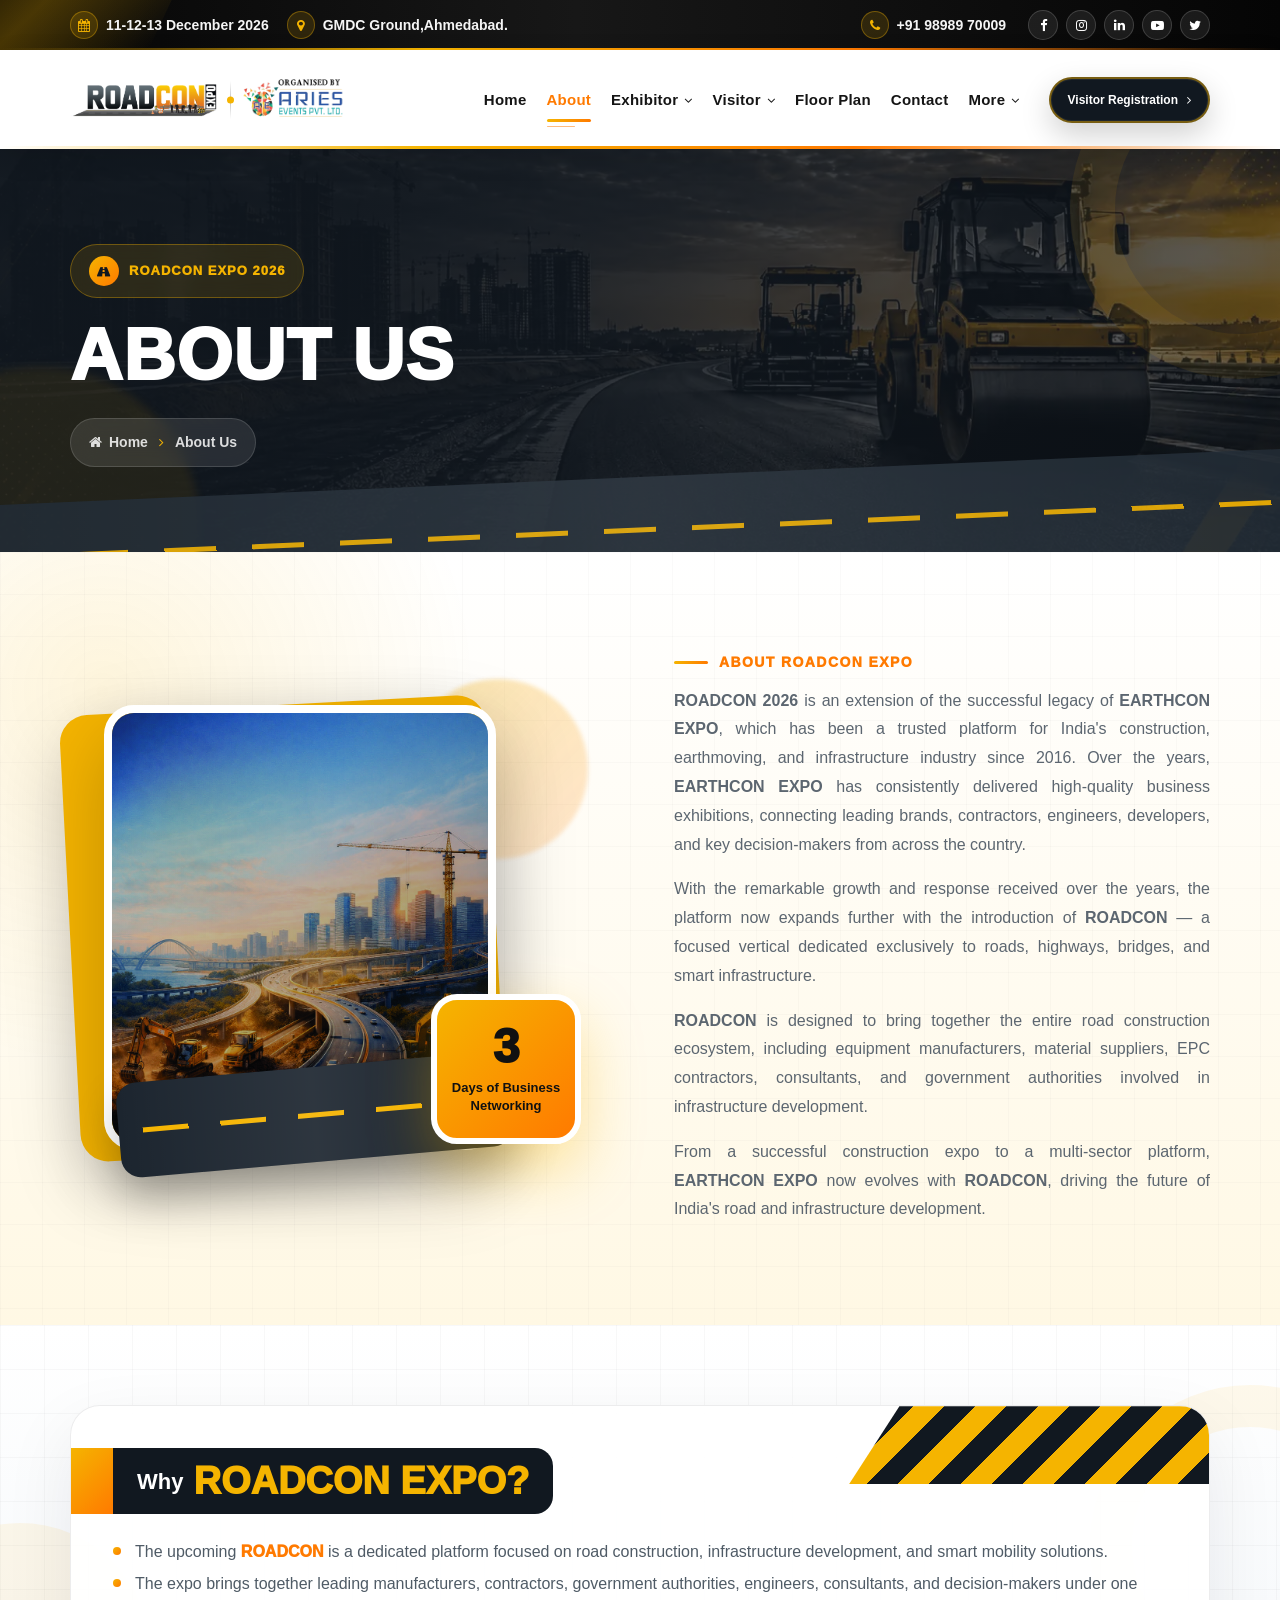
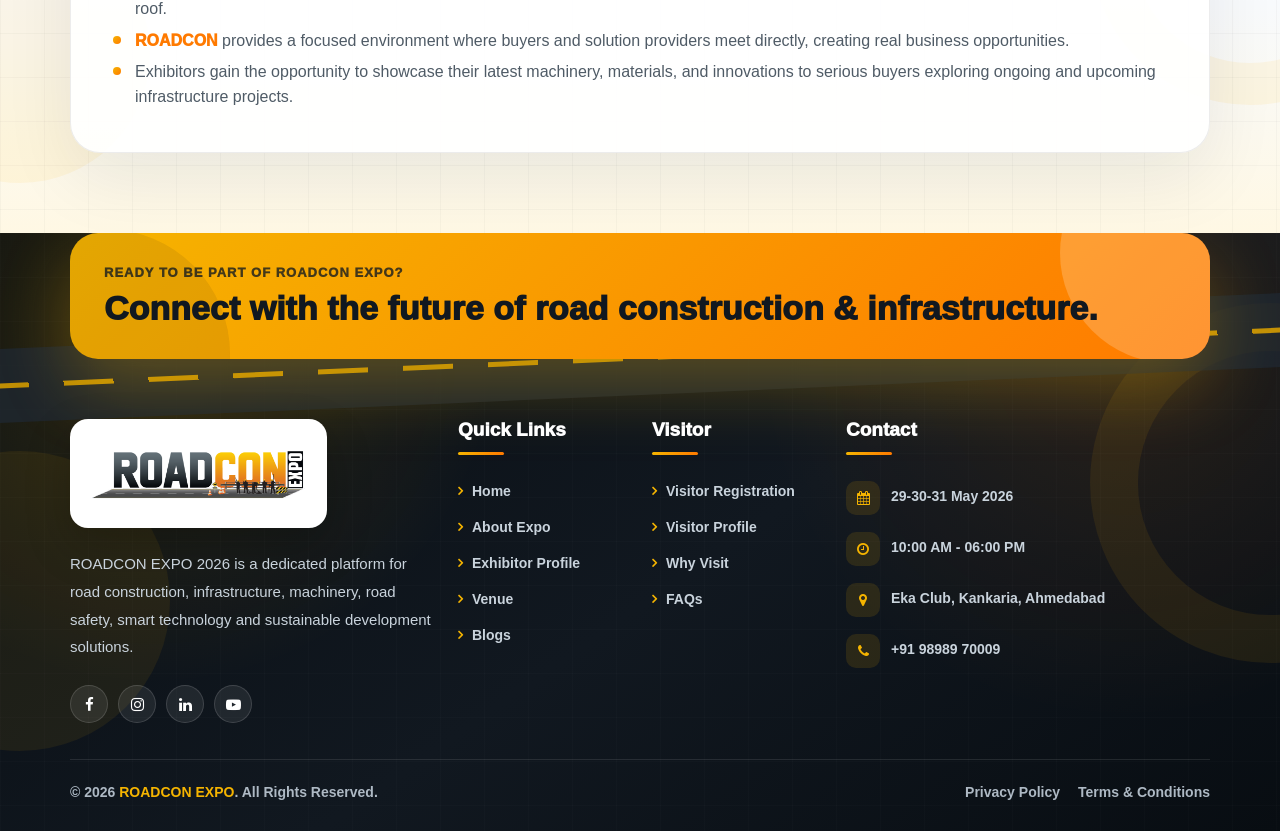
<file: about.html>
<!DOCTYPE html>
<html lang="en">

<head>
    <meta charset="UTF-8" />
    <meta name="viewport" content="width=device-width, initial-scale=1.0" />

    <title>ROADCON EXPO | Road Construction & Infrastructure Exhibition</title>

    <!-- Bootstrap CSS -->
    <link href="https://cdn.jsdelivr.net/npm/bootstrap@5.3.3/dist/css/bootstrap.min.css" rel="stylesheet" />

    <!-- Swiper CSS -->
    <link rel="stylesheet" href="https://cdn.jsdelivr.net/npm/swiper@11/swiper-bundle.min.css" />

    <!-- Font Awesome 4 CSS -->
    <link rel="stylesheet" href="https://cdnjs.cloudflare.com/ajax/libs/font-awesome/4.7.0/css/font-awesome.min.css" />

    <!-- AOS CSS -->
    <link href="https://cdn.jsdelivr.net/npm/aos@2.3.4/dist/aos.css" rel="stylesheet" />

    <!-- Custom CSS -->
    <link rel="stylesheet" href="assets/css/style.css" />
</head>

<body>
    <!-- Top Header -->
    <div class="top-header">
        <div class="container-fluid custom-container">
            <div class="row align-items-center">

                <div class="col-lg-7 col-md-12">
                    <div class="top-info">
                        <a href="#" class="top-info-item">
                            <i class="fa fa-calendar"></i>
                            <span>11-12-13 December 2026</span>
                        </a>

                        <a href="https://www.google.com/maps/search/?api=1&query=Ahmedabad+Gujarat" target="_blank"
                            class="top-info-item">
                            <i class="fa fa-map-marker"></i>
                            <span>GMDC Ground,Ahmedabad.</span>
                        </a>
                    </div>
                </div>

                <div class="col-lg-5 col-md-12">
                    <div class="top-social-wrap">
                        <a href="tel:+919898970009" class="top-phone">
                            <i class="fa fa-phone"></i>
                            <span>+91 98989 70009</span>
                        </a>

                        <div class="top-social">
                            <a href="https://www.facebook.com/" target="_blank" aria-label="Facebook">
                                <i class="fa fa-facebook"></i>
                            </a>

                            <a href="https://www.instagram.com/" target="_blank" aria-label="Instagram">
                                <i class="fa fa-instagram"></i>
                            </a>

                            <a href="https://www.linkedin.com/" target="_blank" aria-label="LinkedIn">
                                <i class="fa fa-linkedin"></i>
                            </a>

                            <a href="https://www.youtube.com/" target="_blank" aria-label="YouTube">
                                <i class="fa fa-youtube-play"></i>
                            </a>

                            <a href="https://twitter.com/" target="_blank" aria-label="Twitter">
                                <i class="fa fa-twitter"></i>
                            </a>
                        </div>
                    </div>
                </div>

            </div>
        </div>
    </div>

    <!-- Main Header -->
    <header class="main-header">
        <nav class="navbar navbar-expand-lg">
            <div class="container-fluid custom-container">

                <a class="navbar-brand brand-group" href="index.html">
                    <img class="brand-roadcon" src="assets/images/Roadcon-logo.png" alt="Roadcon Expo Logo" />

                    <span class="brand-separator"></span>

                    <img class="brand-organizer" src="assets/images/oraganizer-1.png" alt="Aries Events Logo" />
                </a>

                <button class="navbar-toggler custom-toggler" type="button" data-bs-toggle="collapse"
                    data-bs-target="#mainNavbar" aria-controls="mainNavbar" aria-expanded="false"
                    aria-label="Toggle navigation">
                    <span></span>
                    <span></span>
                    <span></span>
                </button>

                <div class="collapse navbar-collapse" id="mainNavbar">
                    <ul class="navbar-nav ms-auto align-items-lg-center">

                        <li class="nav-item">
                            <a class="nav-link " href="index.html">
                                <span>Home</span>
                            </a>
                        </li>

                        <li class="nav-item">
                            <a class="nav-link active" href="about.html">
                                <span>About</span>
                            </a>
                        </li>

                        <li class="nav-item dropdown nav-mega">
                            <a class="nav-link dropdown-toggle" href="#" role="button" data-bs-toggle="dropdown">
                                <span>Exhibitor</span>
                                <i class="fa fa-angle-down nav-arrow"></i>
                            </a>

                            <ul class="dropdown-menu creative-dropdown">
                                <li>
                                    <a class="dropdown-item" href="#">
                                        <i class="fa fa-briefcase"></i>
                                        <div>
                                            <strong>Become an Exhibitor</strong>
                                            <small>Book your stall space</small>
                                        </div>
                                    </a>
                                </li>

                                <li>
                                    <a class="dropdown-item" href="#">
                                        <i class="fa fa-industry"></i>
                                        <div>
                                            <strong>Exhibitor Profile</strong>
                                            <small>Industry categories</small>
                                        </div>
                                    </a>
                                </li>

                                <li>
                                    <a class="dropdown-item" href="#">
                                        <i class="fa fa-line-chart"></i>
                                        <div>
                                            <strong>Why Exhibit</strong>
                                            <small>Growth & lead generation</small>
                                        </div>
                                    </a>
                                </li>

                                <li>
                                    <a class="dropdown-item" href="#">
                                        <i class="fa fa-bullhorn"></i>
                                        <div>
                                            <strong>Show Promotion Program</strong>
                                            <small>Brand visibility support</small>
                                        </div>
                                    </a>
                                </li>

                                <li>
                                    <a class="dropdown-item" href="#">
                                        <i class="fa fa-sign-in"></i>
                                        <div>
                                            <strong>Exhibitor Login</strong>
                                            <small>Access exhibitor panel</small>
                                        </div>
                                    </a>
                                </li>
                            </ul>
                        </li>

                        <li class="nav-item dropdown nav-mega">
                            <a class="nav-link dropdown-toggle" href="#" role="button" data-bs-toggle="dropdown">
                                <span>Visitor</span>
                                <i class="fa fa-angle-down nav-arrow"></i>
                            </a>

                            <ul class="dropdown-menu creative-dropdown">
                                <li>
                                    <a class="dropdown-item" href="#">
                                        <i class="fa fa-user-plus"></i>
                                        <div>
                                            <strong>Be a Visitor</strong>
                                            <small>Register for the expo</small>
                                        </div>
                                    </a>
                                </li>

                                <li>
                                    <a class="dropdown-item" href="#">
                                        <i class="fa fa-users"></i>
                                        <div>
                                            <strong>Visitor Profile</strong>
                                            <small>Who should attend</small>
                                        </div>
                                    </a>
                                </li>

                                <li>
                                    <a class="dropdown-item" href="#">
                                        <i class="fa fa-map-signs"></i>
                                        <div>
                                            <strong>Why Visit</strong>
                                            <small>Explore industry benefits</small>
                                        </div>
                                    </a>
                                </li>

                                
                            </ul>
                        </li>

                        <li class="nav-item">
                            <a class="nav-link" href="#">
                                <span>Floor Plan</span>
                            </a>
                        </li>

                        

                        <li class="nav-item">
                            <a class="nav-link" href="#">
                                <span>Contact</span>
                            </a>
                        </li>

                        <li class="nav-item dropdown nav-mega">
                            <a class="nav-link dropdown-toggle" href="#" role="button" data-bs-toggle="dropdown">
                                <span>More</span>
                                <i class="fa fa-angle-down nav-arrow"></i>
                            </a>

                            <ul class="dropdown-menu creative-dropdown small-dropdown">
                                <li>
                                    <a class="dropdown-item" href="#">
                                        <i class="fa fa-newspaper-o"></i>
                                        <div>
                                            <strong>Blogs</strong>
                                            <small>Latest updates</small>
                                        </div>
                                    </a>
                                </li>

                                <li>
                                    <a class="dropdown-item" href="#">
                                        <i class="fa fa-question-circle"></i>
                                        <div>
                                            <strong>FAQs</strong>
                                            <small>Common questions</small>
                                        </div>
                                    </a>
                                </li>
                            </ul>
                        </li>

                        <li class="nav-item ms-lg-3">
                            <a class="header-btn" href="#">
                                <span>Visitor Registration</span>
                                <i class="fa fa-angle-right" aria-hidden="true"></i>
                            </a>
                        </li>

                    </ul>
                </div>

            </div>
        </nav>
    </header>

    <!-- Inner Page Breadcrumb -->
    <section class="inner-breadcrumb-section">
        <div class="breadcrumb-bg-pattern"></div>
        <div class="breadcrumb-road-shape"></div>

        <div class="container-fluid custom-container">
            <div class="breadcrumb-content" data-aos="fade-up">

                <div class="breadcrumb-tag">
                    <i class="fa fa-road"></i>
                    <span>ROADCON EXPO 2026</span>
                </div>

                <h1>About Us</h1>

                <nav class="breadcrumb-nav" aria-label="breadcrumb">
                    <a href="index.html">
                        <i class="fa fa-home"></i>
                        Home
                    </a>

                    <span class="breadcrumb-separator">
                        <i class="fa fa-angle-right"></i>
                    </span>

                    <span>About Us</span>
                </nav>
            </div>
        </div>
    </section>

    <!-- About Preview -->
    <section class="about-preview-section">
        <div class="about-bg-pattern"></div>

        <div class="container-fluid custom-container">
            <div class="row align-items-center g-5">

                <div class="col-lg-6">
                    <div class="about-visual" data-aos="fade-right">

                        <div class="about-main-image">
                            <img src="assets/images/about.jpg" alt="Roadcon Expo" />
                        </div>

                        <div class="about-road-line"></div>

                        <div class="about-experience-box">
                            <strong>3</strong>
                            <span>Days of Business<br />Networking</span>
                        </div>

                    </div>
                </div>

                <div class="col-lg-6">
                    <div class="section-heading about-content" data-aos="fade-left">
                        <span>About ROADCON EXPO</span>

                        <!-- <h2>
                            A Dedicated Platform For Road, Highway & Infrastructure Industry
                        </h2> -->

                        <p>
                            <strong>ROADCON 2026</strong> is an extension of the successful legacy of <strong>EARTHCON
                                EXPO</strong>, which has been a trusted platform for India's construction, earthmoving,
                            and infrastructure industry since 2016. Over the years, <strong>EARTHCON EXPO</strong> has
                            consistently delivered high-quality business exhibitions, connecting leading brands,
                            contractors, engineers, developers, and key decision-makers from across the country.
                        </p>

                        <p>
                            With the remarkable growth and response received over the years, the platform now expands
                            further with the introduction of <strong>ROADCON</strong> — a focused vertical dedicated
                            exclusively to roads, highways, bridges, and smart infrastructure.
                        </p>

                        <p><strong>ROADCON</strong> is designed to bring together the entire road construction
                            ecosystem, including equipment manufacturers, material suppliers, EPC contractors,
                            consultants, and government authorities involved in infrastructure development.</p>


                        <p>From a successful construction expo to a multi-sector platform, <strong>EARTHCON
                                EXPO</strong> now evolves with <strong>ROADCON</strong>, driving the future of India's
                            road and infrastructure development.</p>

                        <!-- <div class="about-highlight-list">
                            <div>
                                <i class="fa fa-check"></i>
                                Industry-focused exhibition platform
                            </div>

                            <div>
                                <i class="fa fa-check"></i>
                                Direct access to contractors & buyers
                            </div>

                            <div>
                                <i class="fa fa-check"></i>
                                Product showcase and networking opportunity
                            </div>
                        </div> -->

                        <!-- <a href="#" class="about-btn">
                            Know More
                            <i class="fa fa-long-arrow-right"></i>
                        </a> -->
                    </div>
                </div>

            </div>
        </div>
    </section>

    <!-- Why Roadcon Expo Section -->
    <section class="why-roadcon-section">
        <div class="why-roadcon-pattern"></div>

        <div class="container-fluid custom-container">
            <div class="why-roadcon-box" data-aos="fade-up">

                <div class="why-roadcon-title">
                    <span>Why</span>
                    <h2>ROADCON EXPO?</h2>
                </div>

                <div class="why-roadcon-text">
                    <p>
                        The upcoming <strong>ROADCON</strong> is a dedicated platform focused on road construction,
                        infrastructure development, and smart mobility solutions.
                    </p>

                    <p>
                        The expo brings together leading manufacturers, contractors, government authorities,
                        engineers, consultants, and decision-makers under one roof.
                    </p>

                    <p>
                        <strong>ROADCON</strong> provides a focused environment where buyers and solution providers
                        meet directly, creating real business opportunities.
                    </p>

                    <p>
                        Exhibitors gain the opportunity to showcase their latest machinery, materials,
                        and innovations to serious buyers exploring ongoing and upcoming infrastructure projects.
                    </p>
                </div>

            </div>
        </div>
    </section>

    <!-- Footer Section -->
    <footer class="roadcon-footer">
        <div class="footer-bg-pattern"></div>

        <div class="footer-road-line"></div>

        <div class="container-fluid custom-container">

            <!-- Footer CTA -->
            <div class="footer-top-cta" data-aos="fade-up">
                <div>
                    <span>Ready to be part of ROADCON EXPO?</span>
                    <h3>Connect with the future of road construction & infrastructure.</h3>
                </div>

                <!-- <a href="#" class="footer-cta-btn">
        <span>Register Now</span>
        <i class="fa fa-long-arrow-right"></i>
      </a> -->
            </div>

            <div class="footer-main">
                <div class="row g-4">

                    <!-- Footer About -->
                    <div class="col-lg-4 col-md-6">
                        <div class="footer-widget footer-about">
                            <a href="index.html" class="footer-logo">
                                <img src="assets/images/Roadcon-logo.png" alt="Roadcon Expo Logo">
                            </a>

                            <p>
                                ROADCON EXPO 2026 is a dedicated platform for road construction,
                                infrastructure, machinery, road safety, smart technology and
                                sustainable development solutions.
                            </p>

                            <div class="footer-social">
                                <a href="https://www.facebook.com/" target="_blank" aria-label="Facebook">
                                    <i class="fa fa-facebook"></i>
                                </a>

                                <a href="https://www.instagram.com/" target="_blank" aria-label="Instagram">
                                    <i class="fa fa-instagram"></i>
                                </a>

                                <a href="https://www.linkedin.com/" target="_blank" aria-label="LinkedIn">
                                    <i class="fa fa-linkedin"></i>
                                </a>

                                <a href="https://www.youtube.com/" target="_blank" aria-label="YouTube">
                                    <i class="fa fa-youtube-play"></i>
                                </a>
                            </div>
                        </div>
                    </div>

                    <!-- Quick Links -->
                    <div class="col-lg-2 col-md-6">
                        <div class="footer-widget">
                            <h4>Quick Links</h4>

                            <ul class="footer-links">
                                <li><a href="index.html">Home</a></li>
                                <li><a href="about.html">About Expo</a></li>
                                <li><a href="#exhibitor-profile">Exhibitor Profile</a></li>
                                <li><a href="#venue">Venue</a></li>
                                <li><a href="#">Blogs</a></li>
                            </ul>
                        </div>
                    </div>



                    <!-- Visitor -->
                    <div class="col-lg-2 col-md-6">
                        <div class="footer-widget">
                            <h4>Visitor</h4>

                            <ul class="footer-links">
                                <li><a href="#">Visitor Registration</a></li>
                                <li><a href="#">Visitor Profile</a></li>
                                <li><a href="#">Why Visit</a></li>
                                <li><a href="#">FAQs</a></li>

                            </ul>
                        </div>
                    </div>

                    <!-- Contact -->
                    <div class="col-lg-3 col-md-6">
                        <div class="footer-widget footer-contact">
                            <h4>Contact</h4>

                            <div class="footer-contact-item">
                                <i class="fa fa-calendar"></i>
                                <span>29-30-31 May 2026</span>
                            </div>

                            <div class="footer-contact-item">
                                <i class="fa fa-clock-o"></i>
                                <span>10:00 AM - 06:00 PM</span>
                            </div>

                            <div class="footer-contact-item">
                                <i class="fa fa-map-marker"></i>
                                <span>Eka Club, Kankaria, Ahmedabad</span>
                            </div>

                            <div class="footer-contact-item">
                                <i class="fa fa-phone"></i>
                                <a href="tel:+919898970009">+91 98989 70009</a>
                            </div>
                        </div>
                    </div>

                </div>
            </div>

            <!-- Footer Bottom -->
            <div class="footer-bottom">
                <p>
                    © 2026 <strong>ROADCON EXPO</strong>. All Rights Reserved.
                </p>

                <div class="footer-bottom-links">
                    <a href="#">Privacy Policy</a>
                    <a href="#">Terms & Conditions</a>
                </div>
            </div>

        </div>
    </footer>

    <!-- Bootstrap JS -->
    <script src="https://cdn.jsdelivr.net/npm/bootstrap@5.3.3/dist/js/bootstrap.bundle.min.js">
    </script>

    <!-- Swiper JS -->
    <script src="https://cdn.jsdelivr.net/npm/swiper@11/swiper-bundle.min.js"></script>

    <!-- AOS JS -->
    <script src="https://cdn.jsdelivr.net/npm/aos@2.3.4/dist/aos.js">
    </script>

    <!-- Custom JS -->
    <script src="assets/js/main.js"></script>
</body>

</html>
</file>
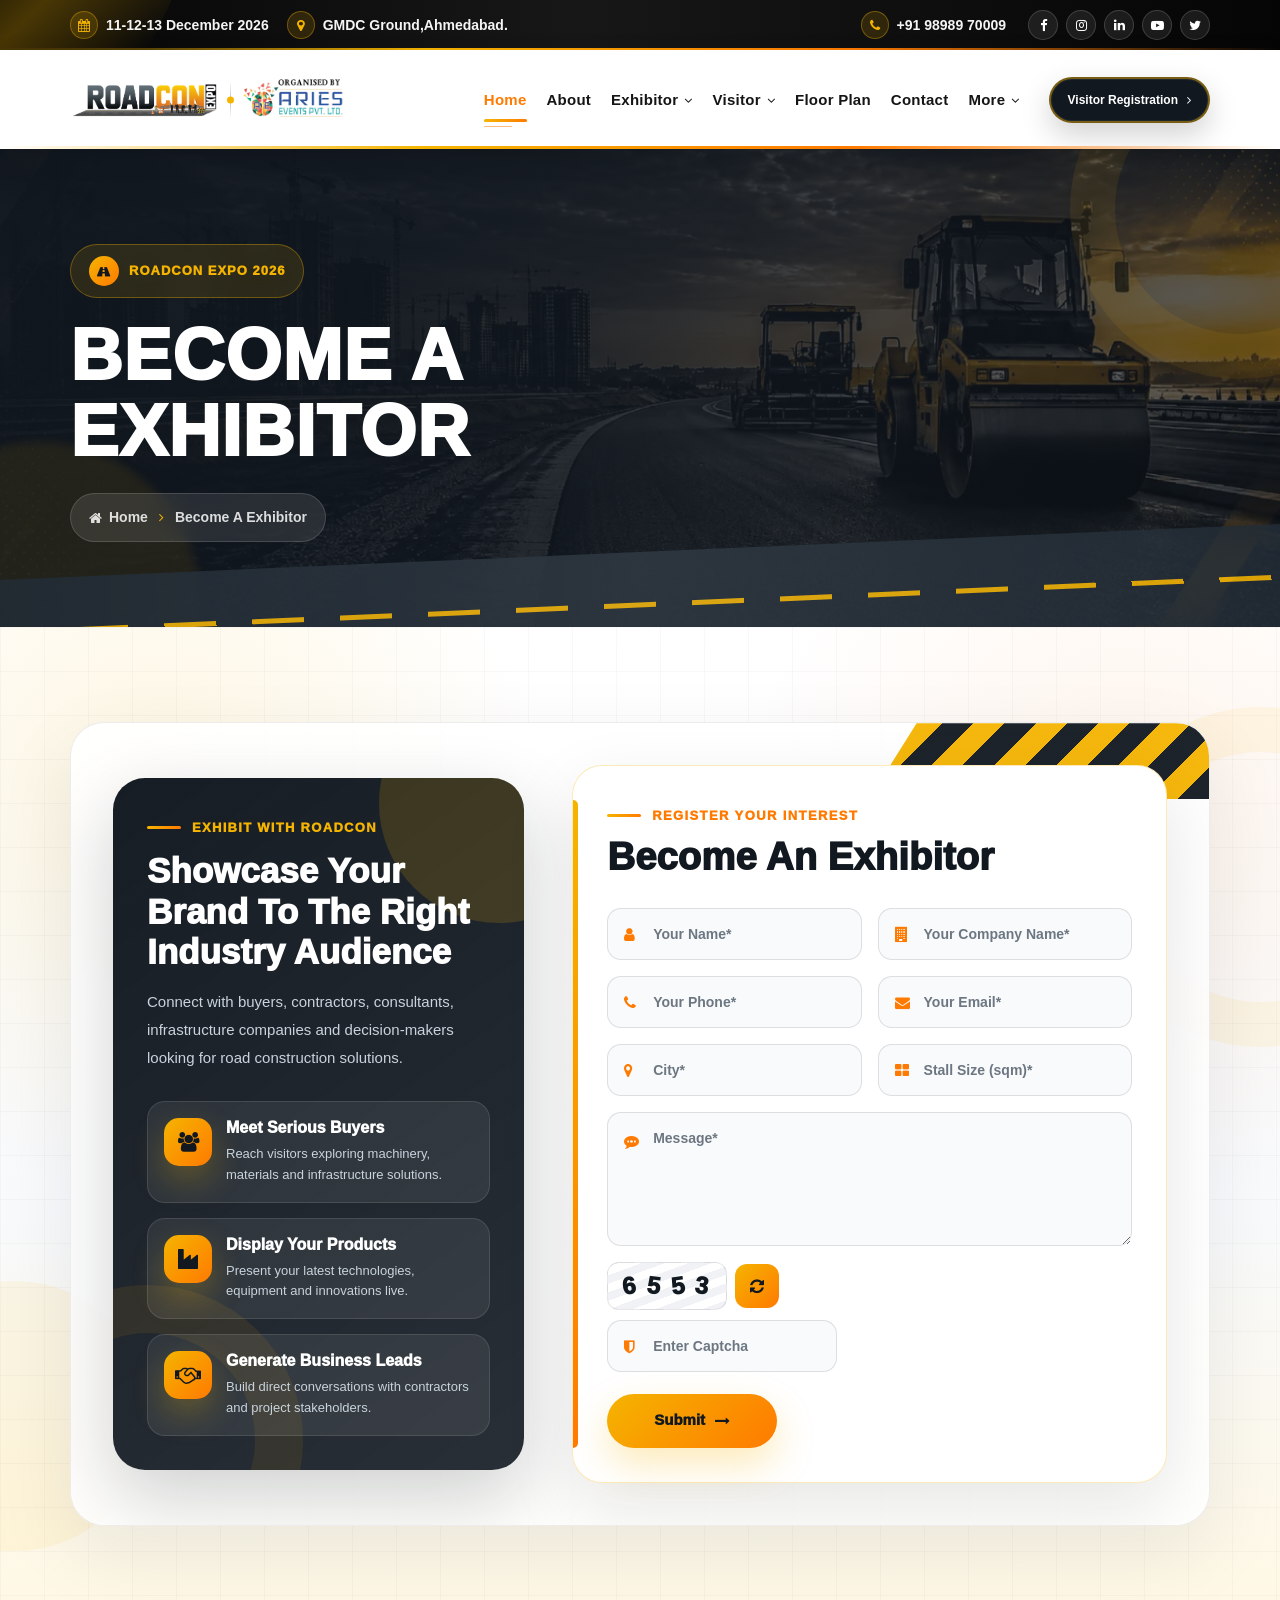
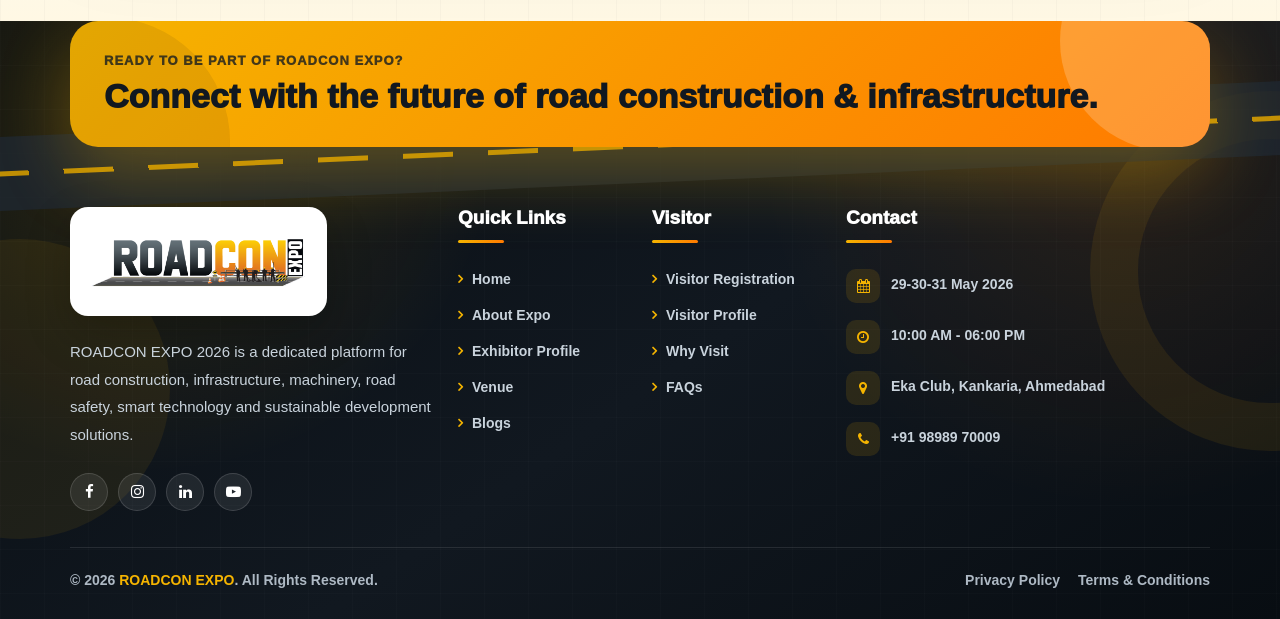
<file: become-exhibitor.html>
<!DOCTYPE html>
<html lang="en">

<head>
    <meta charset="UTF-8" />
    <meta name="viewport" content="width=device-width, initial-scale=1.0" />

    <title>ROADCON EXPO | Road Construction & Infrastructure Exhibition</title>

    <!-- Bootstrap CSS -->
    <link href="https://cdn.jsdelivr.net/npm/bootstrap@5.3.3/dist/css/bootstrap.min.css" rel="stylesheet" />

    <!-- Swiper CSS -->
    <link rel="stylesheet" href="https://cdn.jsdelivr.net/npm/swiper@11/swiper-bundle.min.css" />

    <!-- Font Awesome 4 CSS -->
    <link rel="stylesheet" href="https://cdnjs.cloudflare.com/ajax/libs/font-awesome/4.7.0/css/font-awesome.min.css" />

    <!-- AOS CSS -->
    <link href="https://cdn.jsdelivr.net/npm/aos@2.3.4/dist/aos.css" rel="stylesheet" />

    <!-- Custom CSS -->
    <link rel="stylesheet" href="assets/css/style.css" />
</head>

<body>
    <!-- Top Header -->
    <div class="top-header">
        <div class="container-fluid custom-container">
            <div class="row align-items-center">

                <div class="col-lg-7 col-md-12">
                    <div class="top-info">
                        <a href="#" class="top-info-item">
                            <i class="fa fa-calendar"></i>
                            <span>11-12-13 December 2026</span>
                        </a>

                        <a href="https://www.google.com/maps/search/?api=1&query=Ahmedabad+Gujarat" target="_blank"
                            class="top-info-item">
                            <i class="fa fa-map-marker"></i>
                            <span>GMDC Ground,Ahmedabad.</span>
                        </a>
                    </div>
                </div>

                <div class="col-lg-5 col-md-12">
                    <div class="top-social-wrap">
                        <a href="tel:+919898970009" class="top-phone">
                            <i class="fa fa-phone"></i>
                            <span>+91 98989 70009</span>
                        </a>

                        <div class="top-social">
                            <a href="https://www.facebook.com/" target="_blank" aria-label="Facebook">
                                <i class="fa fa-facebook"></i>
                            </a>

                            <a href="https://www.instagram.com/" target="_blank" aria-label="Instagram">
                                <i class="fa fa-instagram"></i>
                            </a>

                            <a href="https://www.linkedin.com/" target="_blank" aria-label="LinkedIn">
                                <i class="fa fa-linkedin"></i>
                            </a>

                            <a href="https://www.youtube.com/" target="_blank" aria-label="YouTube">
                                <i class="fa fa-youtube-play"></i>
                            </a>

                            <a href="https://twitter.com/" target="_blank" aria-label="Twitter">
                                <i class="fa fa-twitter"></i>
                            </a>
                        </div>
                    </div>
                </div>

            </div>
        </div>
    </div>

    <!-- Main Header -->
    <header class="main-header">
        <nav class="navbar navbar-expand-lg">
            <div class="container-fluid custom-container">

                <a class="navbar-brand brand-group" href="index.html">
                    <img class="brand-roadcon" src="assets/images/Roadcon-logo.png" alt="Roadcon Expo Logo" />

                    <span class="brand-separator"></span>

                    <img class="brand-organizer" src="assets/images/oraganizer-1.png" alt="Aries Events Logo" />
                </a>

                <button class="navbar-toggler custom-toggler" type="button" data-bs-toggle="collapse"
                    data-bs-target="#mainNavbar" aria-controls="mainNavbar" aria-expanded="false"
                    aria-label="Toggle navigation">
                    <span></span>
                    <span></span>
                    <span></span>
                </button>

                <div class="collapse navbar-collapse" id="mainNavbar">
                    <ul class="navbar-nav ms-auto align-items-lg-center">

                        <li class="nav-item">
                            <a class="nav-link active" href="index.html">
                                <span>Home</span>
                            </a>
                        </li>

                        <li class="nav-item">
                            <a class="nav-link" href="about.html">
                                <span>About</span>
                            </a>
                        </li>

                        <li class="nav-item dropdown nav-mega">
                            <a class="nav-link dropdown-toggle" href="#" role="button" data-bs-toggle="dropdown">
                                <span>Exhibitor</span>
                                <i class="fa fa-angle-down nav-arrow"></i>
                            </a>

                            <ul class="dropdown-menu creative-dropdown">
                                <li>
                                    <a class="dropdown-item" href="become-exhibitor.html">
                                        <i class="fa fa-briefcase"></i>
                                        <div>
                                            <strong>Become an Exhibitor</strong>
                                            <small>Book your stall space</small>
                                        </div>
                                    </a>
                                </li>

                                <li>
                                    <a class="dropdown-item" href="#">
                                        <i class="fa fa-industry"></i>
                                        <div>
                                            <strong>Exhibitor Profile</strong>
                                            <small>Industry categories</small>
                                        </div>
                                    </a>
                                </li>

                                <li>
                                    <a class="dropdown-item" href="#">
                                        <i class="fa fa-line-chart"></i>
                                        <div>
                                            <strong>Why Exhibit</strong>
                                            <small>Growth & lead generation</small>
                                        </div>
                                    </a>
                                </li>

                                <li>
                                    <a class="dropdown-item" href="#">
                                        <i class="fa fa-bullhorn"></i>
                                        <div>
                                            <strong>Show Promotion Program</strong>
                                            <small>Brand visibility support</small>
                                        </div>
                                    </a>
                                </li>

                                <li>
                                    <a class="dropdown-item" href="#">
                                        <i class="fa fa-sign-in"></i>
                                        <div>
                                            <strong>Exhibitor Login</strong>
                                            <small>Access exhibitor panel</small>
                                        </div>
                                    </a>
                                </li>
                            </ul>
                        </li>

                        <li class="nav-item dropdown nav-mega">
                            <a class="nav-link dropdown-toggle" href="#" role="button" data-bs-toggle="dropdown">
                                <span>Visitor</span>
                                <i class="fa fa-angle-down nav-arrow"></i>
                            </a>

                            <ul class="dropdown-menu creative-dropdown">
                                <li>
                                    <a class="dropdown-item" href="#">
                                        <i class="fa fa-user-plus"></i>
                                        <div>
                                            <strong>Be a Visitor</strong>
                                            <small>Register for the expo</small>
                                        </div>
                                    </a>
                                </li>

                                <li>
                                    <a class="dropdown-item" href="#">
                                        <i class="fa fa-users"></i>
                                        <div>
                                            <strong>Visitor Profile</strong>
                                            <small>Who should attend</small>
                                        </div>
                                    </a>
                                </li>

                                <li>
                                    <a class="dropdown-item" href="#">
                                        <i class="fa fa-map-signs"></i>
                                        <div>
                                            <strong>Why Visit</strong>
                                            <small>Explore industry benefits</small>
                                        </div>
                                    </a>
                                </li>

                                
                            </ul>
                        </li>

                        <li class="nav-item">
                            <a class="nav-link" href="#">
                                <span>Floor Plan</span>
                            </a>
                        </li>

                        

                        <li class="nav-item">
                            <a class="nav-link" href="#">
                                <span>Contact</span>
                            </a>
                        </li>

                        <li class="nav-item dropdown nav-mega">
                            <a class="nav-link dropdown-toggle" href="#" role="button" data-bs-toggle="dropdown">
                                <span>More</span>
                                <i class="fa fa-angle-down nav-arrow"></i>
                            </a>

                            <ul class="dropdown-menu creative-dropdown small-dropdown">
                                <li>
                                    <a class="dropdown-item" href="#">
                                        <i class="fa fa-newspaper-o"></i>
                                        <div>
                                            <strong>Blogs</strong>
                                            <small>Latest updates</small>
                                        </div>
                                    </a>
                                </li>

                                <li>
                                    <a class="dropdown-item" href="#">
                                        <i class="fa fa-question-circle"></i>
                                        <div>
                                            <strong>FAQs</strong>
                                            <small>Common questions</small>
                                        </div>
                                    </a>
                                </li>
                            </ul>
                        </li>

                        <li class="nav-item ms-lg-3">
                            <a class="header-btn" href="#">
                                <span>Visitor Registration</span>
                                <i class="fa fa-angle-right" aria-hidden="true"></i>
                            </a>
                        </li>

                    </ul>
                </div>

            </div>
        </nav>
    </header>

    <!-- Inner Page Breadcrumb -->
    <section class="inner-breadcrumb-section">
        <div class="breadcrumb-bg-pattern"></div>
        <div class="breadcrumb-road-shape"></div>

        <div class="container-fluid custom-container">
            <div class="breadcrumb-content" data-aos="fade-up">

                <div class="breadcrumb-tag">
                    <i class="fa fa-road"></i>
                    <span>ROADCON EXPO 2026</span>
                </div>

                <h1>Become A Exhibitor</h1>

                <nav class="breadcrumb-nav" aria-label="breadcrumb">
                    <a href="index.html">
                        <i class="fa fa-home"></i>
                        Home
                    </a>

                    <span class="breadcrumb-separator">
                        <i class="fa fa-angle-right"></i>
                    </span>

                    <span>Become A Exhibitor</span>
                </nav>
            </div>
        </div>
    </section>

    <!-- Become Exhibitor Section -->
    <section class="become-exhibitor-section">
        <div class="exhibitor-form-pattern"></div>

        <div class="container-fluid custom-container">
            <div class="exhibitor-form-wrapper" data-aos="fade-up">

                <div class="row align-items-center g-5">

                    <!-- Left Visual -->
                    <div class="col-lg-5">
                        <div class="exhibitor-left-panel" data-aos="fade-right">

                            <div class="exhibitor-panel-top">
                                <span>Exhibit With ROADCON</span>
                                <h3>Showcase Your Brand To The Right Industry Audience</h3>
                                <p>
                                    Connect with buyers, contractors, consultants, infrastructure companies
                                    and decision-makers looking for road construction solutions.
                                </p>
                            </div>

                            <div class="exhibitor-benefit-list">

                                <div class="exhibitor-benefit-item">
                                    <div class="benefit-icon">
                                        <i class="fa fa-users"></i>
                                    </div>
                                    <div>
                                        <h5>Meet Serious Buyers</h5>
                                        <p>Reach visitors exploring machinery, materials and infrastructure solutions.
                                        </p>
                                    </div>
                                </div>

                                <div class="exhibitor-benefit-item">
                                    <div class="benefit-icon">
                                        <i class="fa fa-industry"></i>
                                    </div>
                                    <div>
                                        <h5>Display Your Products</h5>
                                        <p>Present your latest technologies, equipment and innovations live.</p>
                                    </div>
                                </div>

                                <div class="exhibitor-benefit-item">
                                    <div class="benefit-icon">
                                        <i class="fa fa-handshake-o"></i>
                                    </div>
                                    <div>
                                        <h5>Generate Business Leads</h5>
                                        <p>Build direct conversations with contractors and project stakeholders.</p>
                                    </div>
                                </div>

                            </div>

                            <!-- <div class="exhibitor-panel-bottom">
                                <div>
                                    <strong>29-30-31</strong>
                                    <span>May 2026</span>
                                </div>

                                <div>
                                    <strong>Ahmedabad</strong>
                                    <span>Gujarat</span>
                                </div>
                            </div> -->

                        </div>
                    </div>

                    <!-- Right Form -->
                    <div class="col-lg-7">
                        <div class="exhibitor-form-card" data-aos="fade-left">

                            <div class="form-title">
                                <span>Register Your Interest</span>
                                <h2>Become An Exhibitor</h2>
                            </div>

                            <form id="exhibitorForm">
                                <div class="row g-3">

                                    <div class="col-md-6">
                                        <div class="form-group">
                                            <i class="fa fa-user"></i>
                                            <input type="text" class="form-control" placeholder="Your Name*" required>
                                        </div>
                                    </div>

                                    <div class="col-md-6">
                                        <div class="form-group">
                                            <i class="fa fa-building"></i>
                                            <input type="text" class="form-control" placeholder="Your Company Name*"
                                                required>
                                        </div>
                                    </div>

                                    <div class="col-md-6">
                                        <div class="form-group">
                                            <i class="fa fa-phone"></i>
                                            <input type="tel" class="form-control" placeholder="Your Phone*" required>
                                        </div>
                                    </div>

                                    <div class="col-md-6">
                                        <div class="form-group">
                                            <i class="fa fa-envelope"></i>
                                            <input type="email" class="form-control" placeholder="Your Email*" required>
                                        </div>
                                    </div>

                                    <div class="col-md-6">
                                        <div class="form-group">
                                            <i class="fa fa-map-marker"></i>
                                            <input type="text" class="form-control" placeholder="City*" required>
                                        </div>
                                    </div>

                                    <div class="col-md-6">
                                        <div class="form-group">
                                            <i class="fa fa-th-large"></i>
                                            <input type="text" class="form-control" placeholder="Stall Size (sqm)*"
                                                required>
                                        </div>
                                    </div>

                                    <div class="col-12">
                                        <div class="form-group textarea-group">
                                            <i class="fa fa-commenting"></i>
                                            <textarea class="form-control" rows="5" placeholder="Message*"
                                                required></textarea>
                                        </div>
                                    </div>

                                    <div class="col-md-6">
                                        <div class="captcha-box">
                                            <div class="captcha-code" id="captchaCode"></div>

                                            <button type="button" class="captcha-refresh" id="refreshCaptcha">
                                                <i class="fa fa-refresh"></i>
                                            </button>
                                        </div>

                                        <div class="form-group captcha-input">
                                            <i class="fa fa-shield"></i>
                                            <input type="text" class="form-control" placeholder="Enter Captcha">
                                        </div>

                                        <small class="captcha-error" id="captchaError"></small>
                                    </div>

                                    <div class="col-12">
                                        <button type="submit" class="exhibitor-submit-btn">
                                            <span>Submit</span>
                                            <i class="fa fa-long-arrow-right"></i>
                                        </button>
                                    </div>

                                </div>
                            </form>

                        </div>
                    </div>

                </div>

            </div>
        </div>
    </section>

    <!-- Footer Section -->
    <footer class="roadcon-footer">
        <div class="footer-bg-pattern"></div>

        <div class="footer-road-line"></div>

        <div class="container-fluid custom-container">

            <!-- Footer CTA -->
            <div class="footer-top-cta" data-aos="fade-up">
                <div>
                    <span>Ready to be part of ROADCON EXPO?</span>
                    <h3>Connect with the future of road construction & infrastructure.</h3>
                </div>

                <!-- <a href="#" class="footer-cta-btn">
        <span>Register Now</span>
        <i class="fa fa-long-arrow-right"></i>
      </a> -->
            </div>

            <div class="footer-main">
                <div class="row g-4">

                    <!-- Footer About -->
                    <div class="col-lg-4 col-md-6">
                        <div class="footer-widget footer-about">
                            <a href="index.html" class="footer-logo">
                                <img src="assets/images/Roadcon-logo.png" alt="Roadcon Expo Logo">
                            </a>

                            <p>
                                ROADCON EXPO 2026 is a dedicated platform for road construction,
                                infrastructure, machinery, road safety, smart technology and
                                sustainable development solutions.
                            </p>

                            <div class="footer-social">
                                <a href="https://www.facebook.com/" target="_blank" aria-label="Facebook">
                                    <i class="fa fa-facebook"></i>
                                </a>

                                <a href="https://www.instagram.com/" target="_blank" aria-label="Instagram">
                                    <i class="fa fa-instagram"></i>
                                </a>

                                <a href="https://www.linkedin.com/" target="_blank" aria-label="LinkedIn">
                                    <i class="fa fa-linkedin"></i>
                                </a>

                                <a href="https://www.youtube.com/" target="_blank" aria-label="YouTube">
                                    <i class="fa fa-youtube-play"></i>
                                </a>
                            </div>
                        </div>
                    </div>

                    <!-- Quick Links -->
                    <div class="col-lg-2 col-md-6">
                        <div class="footer-widget">
                            <h4>Quick Links</h4>

                            <ul class="footer-links">
                                <li><a href="index.html">Home</a></li>
                                <li><a href="about.html">About Expo</a></li>
                                <li><a href="#exhibitor-profile">Exhibitor Profile</a></li>
                                <li><a href="#venue">Venue</a></li>
                                <li><a href="#">Blogs</a></li>
                            </ul>
                        </div>
                    </div>



                    <!-- Visitor -->
                    <div class="col-lg-2 col-md-6">
                        <div class="footer-widget">
                            <h4>Visitor</h4>

                            <ul class="footer-links">
                                <li><a href="#">Visitor Registration</a></li>
                                <li><a href="#">Visitor Profile</a></li>
                                <li><a href="#">Why Visit</a></li>
                                <li><a href="#">FAQs</a></li>

                            </ul>
                        </div>
                    </div>

                    <!-- Contact -->
                    <div class="col-lg-3 col-md-6">
                        <div class="footer-widget footer-contact">
                            <h4>Contact</h4>

                            <div class="footer-contact-item">
                                <i class="fa fa-calendar"></i>
                                <span>29-30-31 May 2026</span>
                            </div>

                            <div class="footer-contact-item">
                                <i class="fa fa-clock-o"></i>
                                <span>10:00 AM - 06:00 PM</span>
                            </div>

                            <div class="footer-contact-item">
                                <i class="fa fa-map-marker"></i>
                                <span>Eka Club, Kankaria, Ahmedabad</span>
                            </div>

                            <div class="footer-contact-item">
                                <i class="fa fa-phone"></i>
                                <a href="tel:+919898970009">+91 98989 70009</a>
                            </div>
                        </div>
                    </div>

                </div>
            </div>

            <!-- Footer Bottom -->
            <div class="footer-bottom">
                <p>
                    © 2026 <strong>ROADCON EXPO</strong>. All Rights Reserved.
                </p>

                <div class="footer-bottom-links">
                    <a href="#">Privacy Policy</a>
                    <a href="#">Terms & Conditions</a>
                </div>
            </div>

        </div>
    </footer>

    <!-- Bootstrap JS -->
    <script src="https://cdn.jsdelivr.net/npm/bootstrap@5.3.3/dist/js/bootstrap.bundle.min.js">
    </script>

    <!-- Swiper JS -->
    <script src="https://cdn.jsdelivr.net/npm/swiper@11/swiper-bundle.min.js"></script>

    <!-- AOS JS -->
    <script src="https://cdn.jsdelivr.net/npm/aos@2.3.4/dist/aos.js">
    </script>

    <!-- Custom JS -->
    <script src="assets/js/main.js"></script>
</body>

</html>
</file>
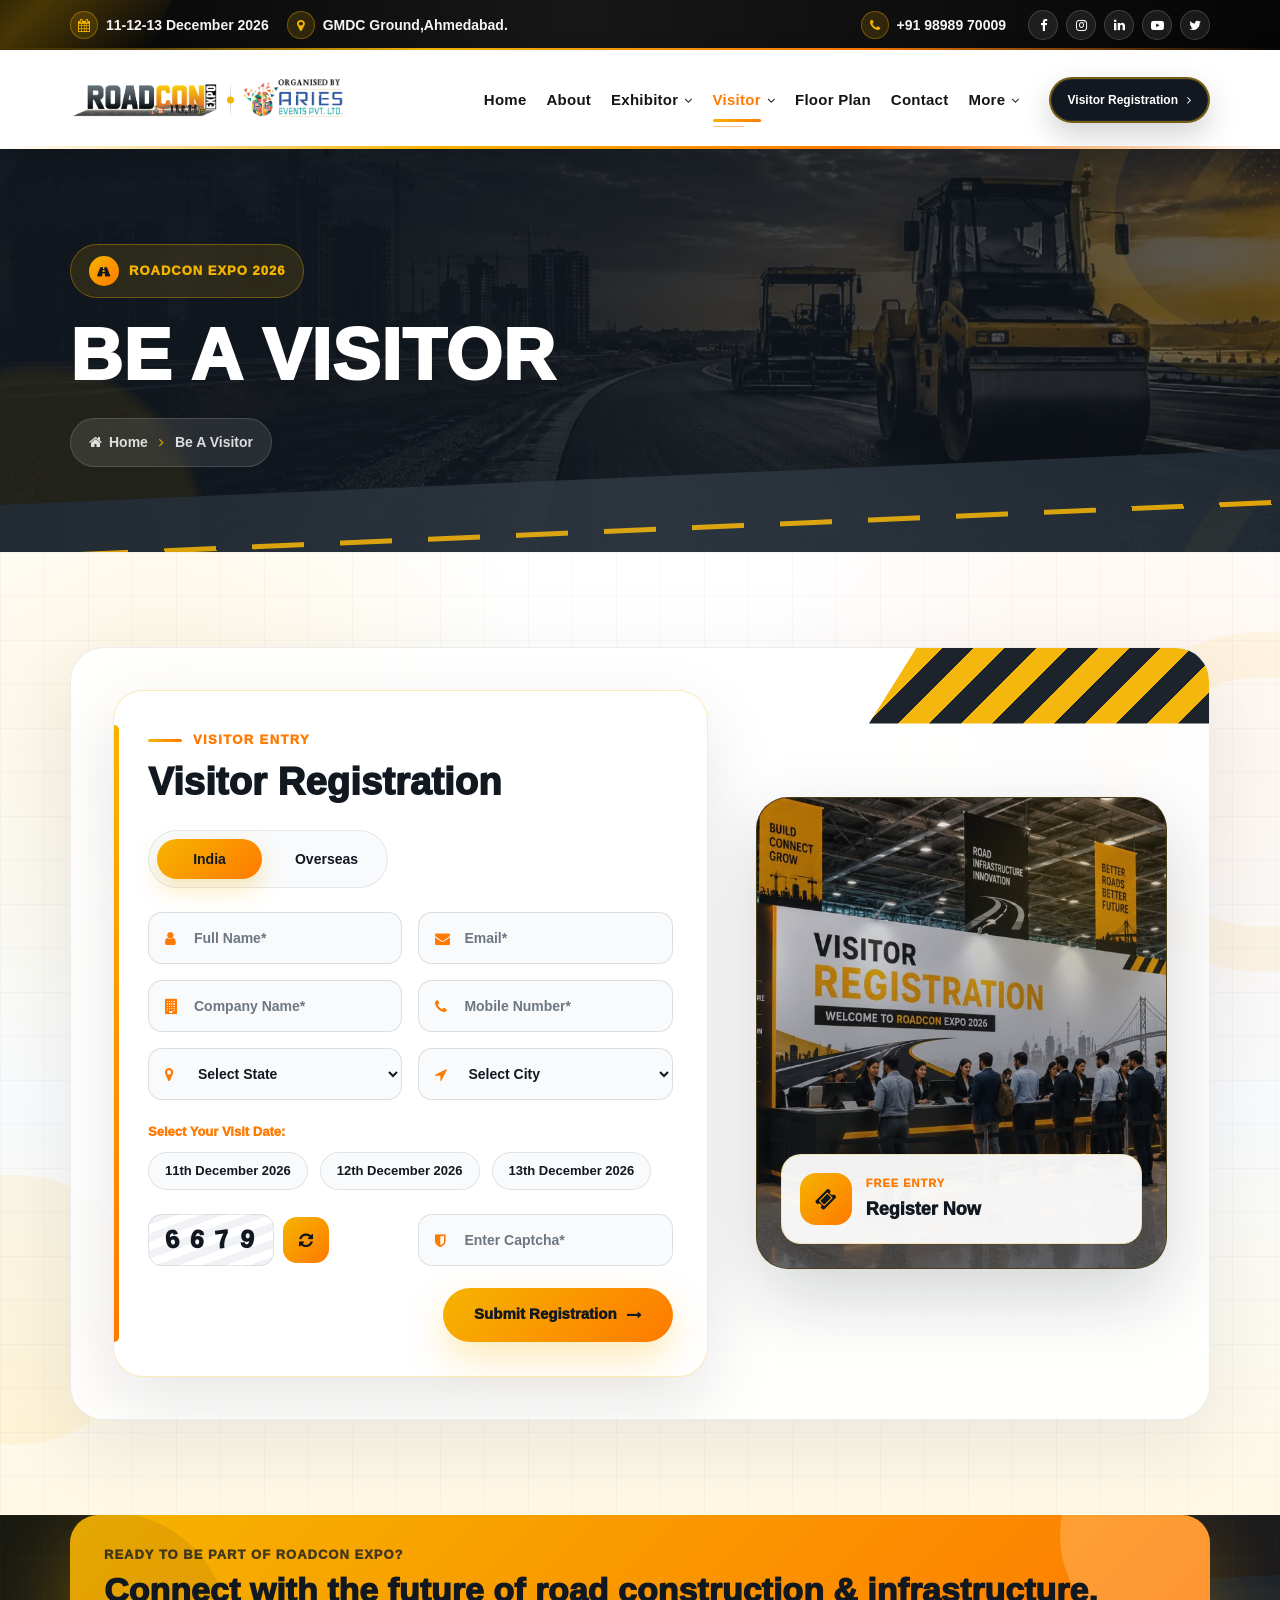
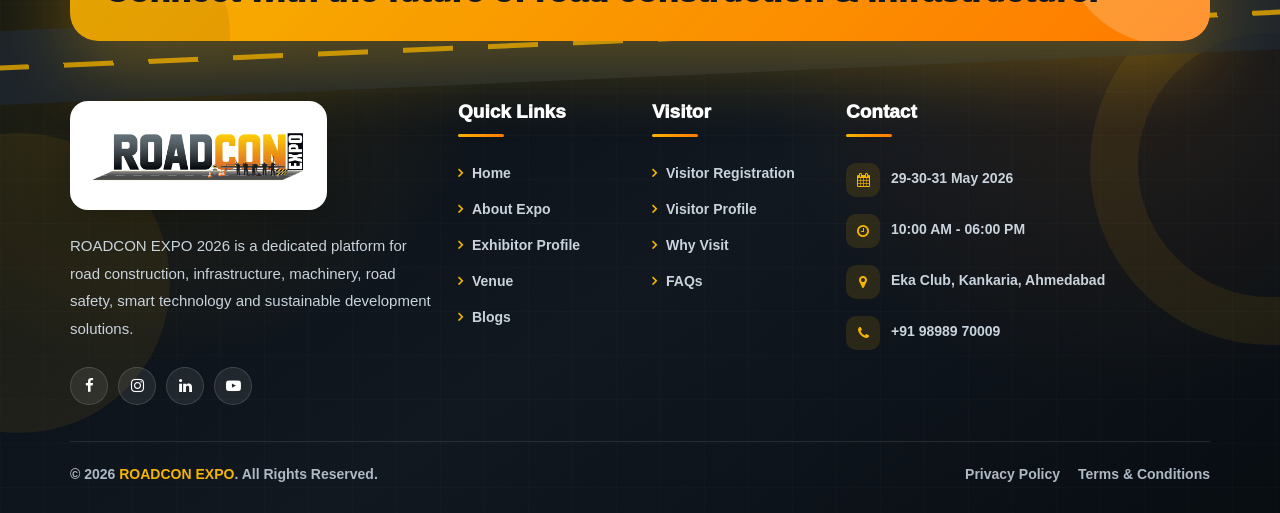
<file: become-visitor.html>
<!DOCTYPE html>
<html lang="en">

<head>
    <meta charset="UTF-8" />
    <meta name="viewport" content="width=device-width, initial-scale=1.0" />

    <title>ROADCON EXPO | Road Construction & Infrastructure Exhibition</title>

    <!-- Bootstrap CSS -->
    <link href="https://cdn.jsdelivr.net/npm/bootstrap@5.3.3/dist/css/bootstrap.min.css" rel="stylesheet" />

    <!-- Swiper CSS -->
    <link rel="stylesheet" href="https://cdn.jsdelivr.net/npm/swiper@11/swiper-bundle.min.css" />

    <!-- Font Awesome 4 CSS -->
    <link rel="stylesheet" href="https://cdnjs.cloudflare.com/ajax/libs/font-awesome/4.7.0/css/font-awesome.min.css" />

    <!-- AOS CSS -->
    <link href="https://cdn.jsdelivr.net/npm/aos@2.3.4/dist/aos.css" rel="stylesheet" />

    <!-- Custom CSS -->
    <link rel="stylesheet" href="assets/css/style.css" />
</head>

<body>
    <!-- Top Header -->
    <div class="top-header">
        <div class="container-fluid custom-container">
            <div class="row align-items-center">

                <div class="col-lg-7 col-md-12">
                    <div class="top-info">
                        <a href="#" class="top-info-item">
                            <i class="fa fa-calendar"></i>
                            <span>11-12-13 December 2026</span>
                        </a>

                        <a href="https://www.google.com/maps/search/?api=1&query=Ahmedabad+Gujarat" target="_blank"
                            class="top-info-item">
                            <i class="fa fa-map-marker"></i>
                            <span>GMDC Ground,Ahmedabad.</span>
                        </a>
                    </div>
                </div>

                <div class="col-lg-5 col-md-12">
                    <div class="top-social-wrap">
                        <a href="tel:+919898970009" class="top-phone">
                            <i class="fa fa-phone"></i>
                            <span>+91 98989 70009</span>
                        </a>

                        <div class="top-social">
                            <a href="https://www.facebook.com/" target="_blank" aria-label="Facebook">
                                <i class="fa fa-facebook"></i>
                            </a>

                            <a href="https://www.instagram.com/" target="_blank" aria-label="Instagram">
                                <i class="fa fa-instagram"></i>
                            </a>

                            <a href="https://www.linkedin.com/" target="_blank" aria-label="LinkedIn">
                                <i class="fa fa-linkedin"></i>
                            </a>

                            <a href="https://www.youtube.com/" target="_blank" aria-label="YouTube">
                                <i class="fa fa-youtube-play"></i>
                            </a>

                            <a href="https://twitter.com/" target="_blank" aria-label="Twitter">
                                <i class="fa fa-twitter"></i>
                            </a>
                        </div>
                    </div>
                </div>

            </div>
        </div>
    </div>

    <!-- Main Header -->
    <header class="main-header">
        <nav class="navbar navbar-expand-lg">
            <div class="container-fluid custom-container">

                <a class="navbar-brand brand-group" href="index.html">
                    <img class="brand-roadcon" src="assets/images/Roadcon-logo.png" alt="Roadcon Expo Logo" />

                    <span class="brand-separator"></span>

                    <img class="brand-organizer" src="assets/images/oraganizer-1.png" alt="Aries Events Logo" />
                </a>

                <button class="navbar-toggler custom-toggler" type="button" data-bs-toggle="collapse"
                    data-bs-target="#mainNavbar" aria-controls="mainNavbar" aria-expanded="false"
                    aria-label="Toggle navigation">
                    <span></span>
                    <span></span>
                    <span></span>
                </button>

                <div class="collapse navbar-collapse" id="mainNavbar">
                    <ul class="navbar-nav ms-auto align-items-lg-center">

                        <li class="nav-item">
                            <a class="nav-link " href="index.html">
                                <span>Home</span>
                            </a>
                        </li>

                        <li class="nav-item">
                            <a class="nav-link" href="about.html">
                                <span>About</span>
                            </a>
                        </li>

                        <li class="nav-item dropdown nav-mega">
                            <a class="nav-link dropdown-toggle" href="#" role="button" data-bs-toggle="dropdown">
                                <span>Exhibitor</span>
                                <i class="fa fa-angle-down nav-arrow"></i>
                            </a>

                            <ul class="dropdown-menu creative-dropdown">
                                <li>
                                    <a class="dropdown-item" href="become-exhibitor.html">
                                        <i class="fa fa-briefcase"></i>
                                        <div>
                                            <strong>Become an Exhibitor</strong>
                                            <small>Book your stall space</small>
                                        </div>
                                    </a>
                                </li>

                                <li>
                                    <a class="dropdown-item" href="exhibitor-profile.html">
                                        <i class="fa fa-industry"></i>
                                        <div>
                                            <strong>Exhibitor Profile</strong>
                                            <small>Industry categories</small>
                                        </div>
                                    </a>
                                </li>

                                <li>
                                    <a class="dropdown-item" href="why-exhibit.html">
                                        <i class="fa fa-line-chart"></i>
                                        <div>
                                            <strong>Why Exhibit</strong>
                                            <small>Growth & lead generation</small>
                                        </div>
                                    </a>
                                </li>

                                <li>
                                    <a class="dropdown-item" href="show-program.html">
                                        <i class="fa fa-bullhorn"></i>
                                        <div>
                                            <strong>Show Promotion Program</strong>
                                            <small>Brand visibility support</small>
                                        </div>
                                    </a>
                                </li>

                                <li>
                                    <a class="dropdown-item" href="exhibitor-login.html">
                                        <i class="fa fa-sign-in"></i>
                                        <div>
                                            <strong>Exhibitor Login</strong>
                                            <small>Access exhibitor panel</small>
                                        </div>
                                    </a>
                                </li>
                            </ul>
                        </li>

                        <li class="nav-item dropdown nav-mega">
                            <a class="nav-link active dropdown-toggle" href="#" role="button" data-bs-toggle="dropdown">
                                <span>Visitor</span>
                                <i class="fa fa-angle-down nav-arrow"></i>
                            </a>

                            <ul class="dropdown-menu creative-dropdown">
                                <li>
                                    <a class="dropdown-item" href="become-visitor.html">
                                        <i class="fa fa-user-plus"></i>
                                        <div>
                                            <strong>Be a Visitor</strong>
                                            <small>Register for the expo</small>
                                        </div>
                                    </a>
                                </li>

                                <li>
                                    <a class="dropdown-item" href="#">
                                        <i class="fa fa-users"></i>
                                        <div>
                                            <strong>Visitor Profile</strong>
                                            <small>Who should attend</small>
                                        </div>
                                    </a>
                                </li>

                                <li>
                                    <a class="dropdown-item" href="#">
                                        <i class="fa fa-map-signs"></i>
                                        <div>
                                            <strong>Why Visit</strong>
                                            <small>Explore industry benefits</small>
                                        </div>
                                    </a>
                                </li>


                            </ul>
                        </li>

                        <li class="nav-item">
                            <a class="nav-link" href="#">
                                <span>Floor Plan</span>
                            </a>
                        </li>

                        

                        <li class="nav-item">
                            <a class="nav-link" href="#">
                                <span>Contact</span>
                            </a>
                        </li>

                        <li class="nav-item dropdown nav-mega">
                            <a class="nav-link dropdown-toggle" href="#" role="button" data-bs-toggle="dropdown">
                                <span>More</span>
                                <i class="fa fa-angle-down nav-arrow"></i>
                            </a>

                            <ul class="dropdown-menu creative-dropdown small-dropdown">
                                <li>
                                    <a class="dropdown-item" href="#">
                                        <i class="fa fa-newspaper-o"></i>
                                        <div>
                                            <strong>Blogs</strong>
                                            <small>Latest updates</small>
                                        </div>
                                    </a>
                                </li>

                                <li>
                                    <a class="dropdown-item" href="#">
                                        <i class="fa fa-question-circle"></i>
                                        <div>
                                            <strong>FAQs</strong>
                                            <small>Common questions</small>
                                        </div>
                                    </a>
                                </li>
                            </ul>
                        </li>

                        <li class="nav-item ms-lg-3">
                            <a class="header-btn" href="#">
                                <span>Visitor Registration</span>
                                <i class="fa fa-angle-right" aria-hidden="true"></i>
                            </a>
                        </li>

                    </ul>
                </div>

            </div>
        </nav>
    </header>

    <!-- Inner Page Breadcrumb -->
    <section class="inner-breadcrumb-section">
        <div class="breadcrumb-bg-pattern"></div>
        <div class="breadcrumb-road-shape"></div>

        <div class="container-fluid custom-container">
            <div class="breadcrumb-content" data-aos="fade-up">

                <div class="breadcrumb-tag">
                    <i class="fa fa-road"></i>
                    <span>ROADCON EXPO 2026</span>
                </div>

                <h1>Be a Visitor</h1>

                <nav class="breadcrumb-nav" aria-label="breadcrumb">
                    <a href="index.html">
                        <i class="fa fa-home"></i>
                        Home
                    </a>

                    <span class="breadcrumb-separator">
                        <i class="fa fa-angle-right"></i>
                    </span>

                    <span>Be A Visitor</span>
                </nav>
            </div>
        </div>
    </section>

    <!-- Visitor Registration Section -->
    <section class="visitor-registration-section">
        <div class="visitor-reg-pattern"></div>

        <div class="container-fluid custom-container">
            <div class="visitor-reg-wrapper" data-aos="fade-up">

                <div class="row align-items-center g-5">

                    <!-- Left Form -->
                    <div class="col-lg-7">
                        <div class="visitor-form-card">

                            <div class="visitor-form-title">
                                <span>Visitor Entry</span>
                                <h2>Visitor Registration</h2>
                            </div>

                            <form id="visitorRegistrationForm">

                                <!-- Visitor Type -->
                                <div class="visitor-type-box">
                                    <label class="visitor-radio">
                                        <input type="radio" name="visitor_type" value="india" checked>
                                        <span>India</span>
                                    </label>

                                    <label class="visitor-radio">
                                        <input type="radio" name="visitor_type" value="overseas">
                                        <span>Overseas</span>
                                    </label>
                                </div>

                                <div class="row g-3">

                                    <div class="col-md-6">
                                        <div class="visitor-form-group">
                                            <i class="fa fa-user"></i>
                                            <input type="text" class="form-control" placeholder="Full Name*" required>
                                        </div>
                                    </div>

                                    <div class="col-md-6">
                                        <div class="visitor-form-group">
                                            <i class="fa fa-envelope"></i>
                                            <input type="email" class="form-control" placeholder="Email*" required>
                                        </div>
                                    </div>

                                    <div class="col-md-6">
                                        <div class="visitor-form-group">
                                            <i class="fa fa-building"></i>
                                            <input type="text" class="form-control" placeholder="Company Name*"
                                                required>
                                        </div>
                                    </div>

                                    <div class="col-md-6">
                                        <div class="visitor-form-group">
                                            <i class="fa fa-phone"></i>
                                            <input type="tel" class="form-control" placeholder="Mobile Number*"
                                                required>
                                        </div>
                                    </div>

                                    <!-- India Fields -->
                                    <div class="col-md-6 india-field">
                                        <div class="visitor-form-group select-group">
                                            <i class="fa fa-map-marker"></i>
                                            <select class="form-control">
                                                <option selected disabled>Select State</option>
                                                <option>Gujarat</option>
                                                <option>Maharashtra</option>
                                                <option>Rajasthan</option>
                                                <option>Madhya Pradesh</option>
                                                <option>Delhi</option>
                                            </select>
                                        </div>
                                    </div>

                                    <div class="col-md-6 india-field">
                                        <div class="visitor-form-group select-group">
                                            <i class="fa fa-location-arrow"></i>
                                            <select class="form-control">
                                                <option selected disabled>Select City</option>
                                                <option>Ahmedabad</option>
                                                <option>Surat</option>
                                                <option>Vadodara</option>
                                                <option>Rajkot</option>
                                                <option>Mumbai</option>
                                            </select>
                                        </div>
                                    </div>

                                    <!-- Overseas Fields -->
                                    <div class="col-md-6 overseas-field d-none">
                                        <div class="visitor-form-group select-group">
                                            <i class="fa fa-globe"></i>
                                            <select class="form-control">
                                                <option selected disabled>Select Country</option>
                                                <option>United States</option>
                                                <option>United Kingdom</option>
                                                <option>UAE</option>
                                                <option>Germany</option>
                                                <option>Singapore</option>
                                            </select>
                                        </div>
                                    </div>

                                    <div class="col-md-6 overseas-field d-none">
                                        <div class="visitor-form-group">
                                            <i class="fa fa-map"></i>
                                            <input type="text" class="form-control" placeholder="State / Province*">
                                        </div>
                                    </div>

                                    <!-- Visit Date -->
                                    <div class="col-12">
                                        <div class="visit-date-box">
                                            <label>Select Your Visit Date:</label>

                                            <div class="visit-date-options">
                                                <label>
                                                    <input type="radio" name="visit_date" value="11th December 2026">
                                                    <span>11th December 2026</span>
                                                </label>

                                                <label>
                                                    <input type="radio" name="visit_date" value="12th December 2026">
                                                    <span>12th December 2026</span>
                                                </label>

                                                <label>
                                                    <input type="radio" name="visit_date" value="13th December 2026">
                                                    <span>13th December 2026</span>
                                                </label>
                                            </div>
                                        </div>
                                    </div>

                                    <!-- Captcha -->
                                    <div class="col-md-6">
                                        <div class="visitor-captcha-wrap">
                                            <div class="visitor-captcha-code" id="visitorCaptchaCode"></div>

                                            <button type="button" class="visitor-captcha-refresh"
                                                id="visitorRefreshCaptcha">
                                                <i class="fa fa-refresh"></i>
                                            </button>
                                        </div>
                                    </div>

                                    <div class="col-md-6">
                                        <div class="visitor-form-group">
                                            <i class="fa fa-shield"></i>
                                            <input type="text" class="form-control" id="visitorCaptchaInput"
                                                placeholder="Enter Captcha*" required>
                                        </div>

                                        <small class="visitor-captcha-error" id="visitorCaptchaError"></small>
                                    </div>

                                    <div class="col-12">
                                        <button type="submit" class="visitor-submit-btn">
                                            <span>Submit Registration</span>
                                            <i class="fa fa-long-arrow-right"></i>
                                        </button>
                                    </div>

                                </div>
                            </form>

                        </div>
                    </div>

                    <!-- Right Image -->
                    <div class="col-lg-5">
                        <div class="visitor-image-panel" data-aos="fade-left">
                            <img src="assets/images/visitor-regi.jpg" alt="Visitor Registration">

                            <div class="visitor-image-badge">
                                <i class="fa fa-ticket"></i>
                                <div>
                                    <small>Free Entry</small>
                                    <strong>Register Now</strong>
                                </div>
                            </div>
                        </div>
                    </div>

                </div>

            </div>
        </div>
    </section>

    <!-- Footer Section -->
    <footer class="roadcon-footer">
        <div class="footer-bg-pattern"></div>

        <div class="footer-road-line"></div>

        <div class="container-fluid custom-container">

            <!-- Footer CTA -->
            <div class="footer-top-cta" data-aos="fade-up">
                <div>
                    <span>Ready to be part of ROADCON EXPO?</span>
                    <h3>Connect with the future of road construction & infrastructure.</h3>
                </div>

                <!-- <a href="#" class="footer-cta-btn">
        <span>Register Now</span>
        <i class="fa fa-long-arrow-right"></i>
      </a> -->
            </div>

            <div class="footer-main">
                <div class="row g-4">

                    <!-- Footer About -->
                    <div class="col-lg-4 col-md-6">
                        <div class="footer-widget footer-about">
                            <a href="index.html" class="footer-logo">
                                <img src="assets/images/Roadcon-logo.png" alt="Roadcon Expo Logo">
                            </a>

                            <p>
                                ROADCON EXPO 2026 is a dedicated platform for road construction,
                                infrastructure, machinery, road safety, smart technology and
                                sustainable development solutions.
                            </p>

                            <div class="footer-social">
                                <a href="https://www.facebook.com/" target="_blank" aria-label="Facebook">
                                    <i class="fa fa-facebook"></i>
                                </a>

                                <a href="https://www.instagram.com/" target="_blank" aria-label="Instagram">
                                    <i class="fa fa-instagram"></i>
                                </a>

                                <a href="https://www.linkedin.com/" target="_blank" aria-label="LinkedIn">
                                    <i class="fa fa-linkedin"></i>
                                </a>

                                <a href="https://www.youtube.com/" target="_blank" aria-label="YouTube">
                                    <i class="fa fa-youtube-play"></i>
                                </a>
                            </div>
                        </div>
                    </div>

                    <!-- Quick Links -->
                    <div class="col-lg-2 col-md-6">
                        <div class="footer-widget">
                            <h4>Quick Links</h4>

                            <ul class="footer-links">
                                <li><a href="index.html">Home</a></li>
                                <li><a href="about.html">About Expo</a></li>
                                <li><a href="#exhibitor-profile">Exhibitor Profile</a></li>
                                <li><a href="#venue">Venue</a></li>
                                <li><a href="#">Blogs</a></li>
                            </ul>
                        </div>
                    </div>



                    <!-- Visitor -->
                    <div class="col-lg-2 col-md-6">
                        <div class="footer-widget">
                            <h4>Visitor</h4>

                            <ul class="footer-links">
                                <li><a href="#">Visitor Registration</a></li>
                                <li><a href="#">Visitor Profile</a></li>
                                <li><a href="#">Why Visit</a></li>
                                <li><a href="#">FAQs</a></li>

                            </ul>
                        </div>
                    </div>

                    <!-- Contact -->
                    <div class="col-lg-3 col-md-6">
                        <div class="footer-widget footer-contact">
                            <h4>Contact</h4>

                            <div class="footer-contact-item">
                                <i class="fa fa-calendar"></i>
                                <span>29-30-31 May 2026</span>
                            </div>

                            <div class="footer-contact-item">
                                <i class="fa fa-clock-o"></i>
                                <span>10:00 AM - 06:00 PM</span>
                            </div>

                            <div class="footer-contact-item">
                                <i class="fa fa-map-marker"></i>
                                <span>Eka Club, Kankaria, Ahmedabad</span>
                            </div>

                            <div class="footer-contact-item">
                                <i class="fa fa-phone"></i>
                                <a href="tel:+919898970009">+91 98989 70009</a>
                            </div>
                        </div>
                    </div>

                </div>
            </div>

            <!-- Footer Bottom -->
            <div class="footer-bottom">
                <p>
                    © 2026 <strong>ROADCON EXPO</strong>. All Rights Reserved.
                </p>

                <div class="footer-bottom-links">
                    <a href="#">Privacy Policy</a>
                    <a href="#">Terms & Conditions</a>
                </div>
            </div>

        </div>
    </footer>

    <!-- Bootstrap JS -->
    <script src="https://cdn.jsdelivr.net/npm/bootstrap@5.3.3/dist/js/bootstrap.bundle.min.js">
    </script>

    <!-- Swiper JS -->
    <script src="https://cdn.jsdelivr.net/npm/swiper@11/swiper-bundle.min.js"></script>

    <!-- AOS JS -->
    <script src="https://cdn.jsdelivr.net/npm/aos@2.3.4/dist/aos.js">
    </script>

    <!-- Custom JS -->
    <script src="assets/js/main.js"></script>
</body>

</html>
</file>
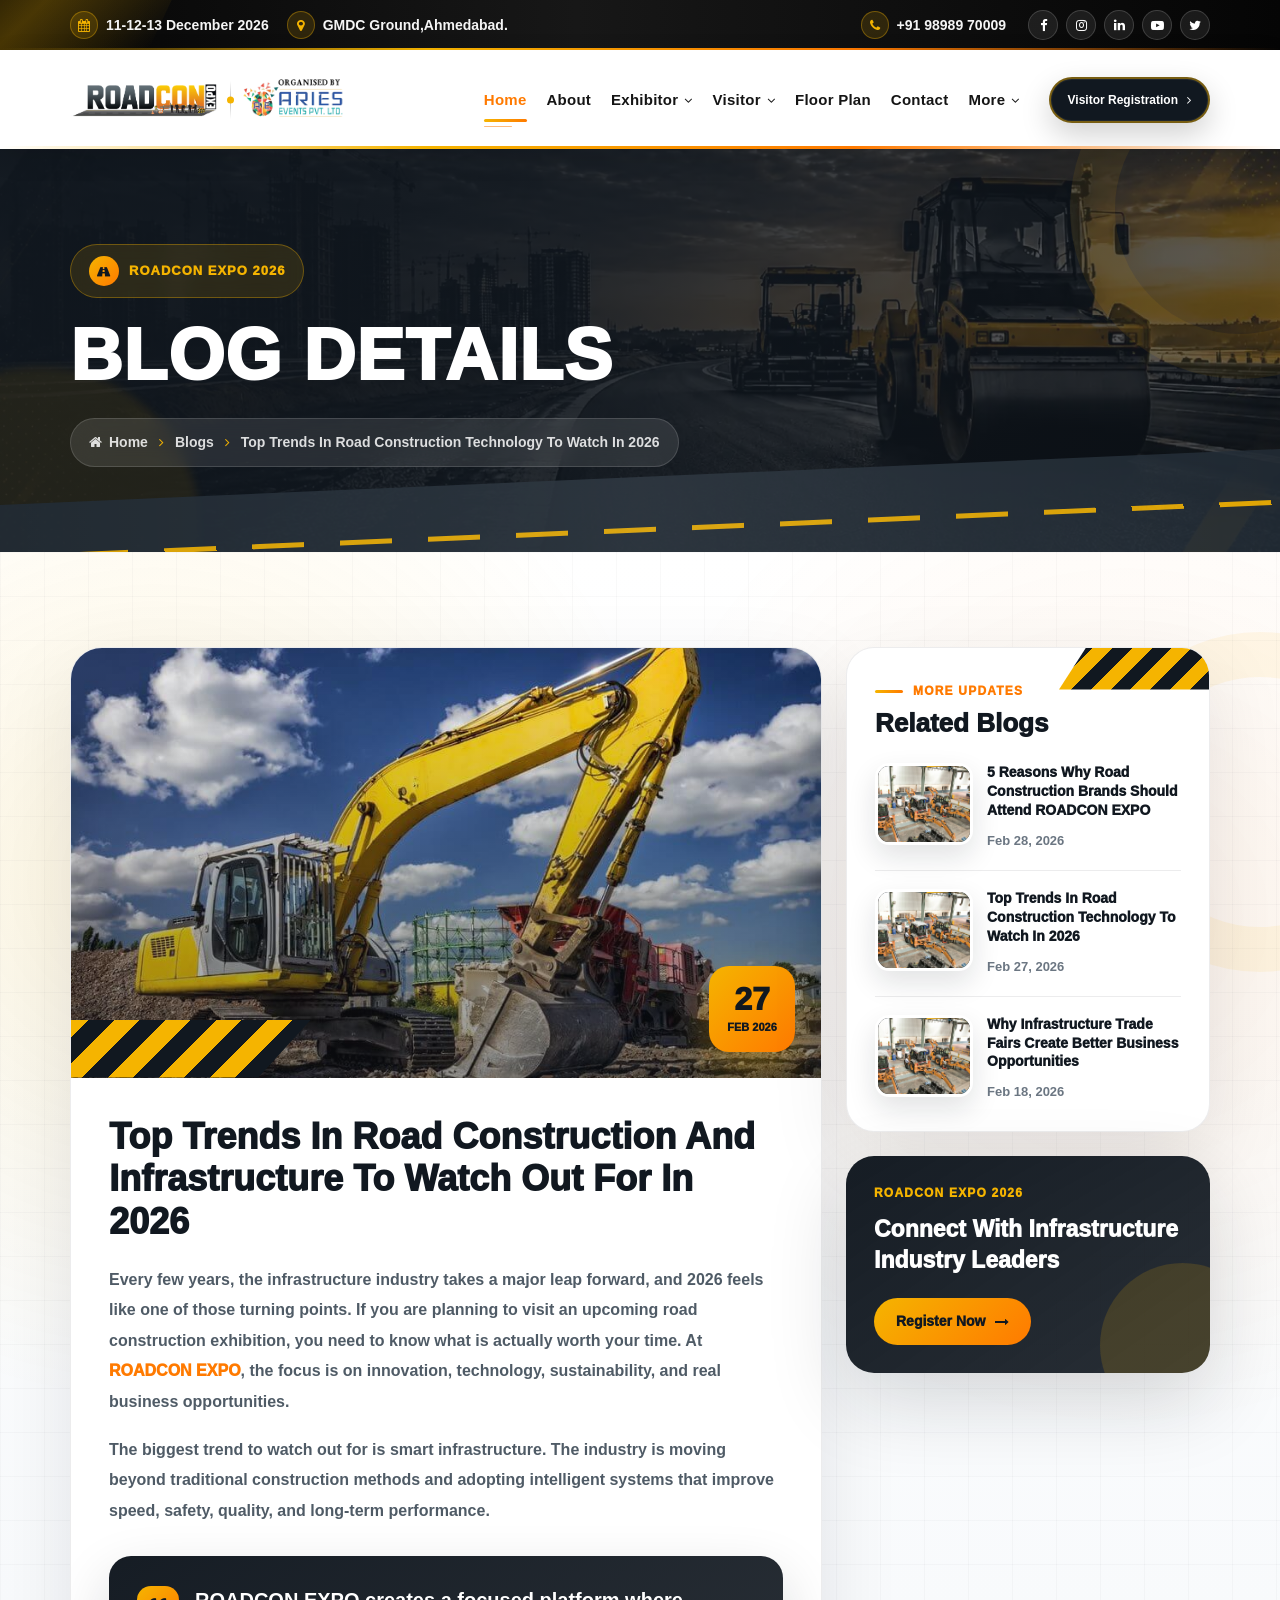
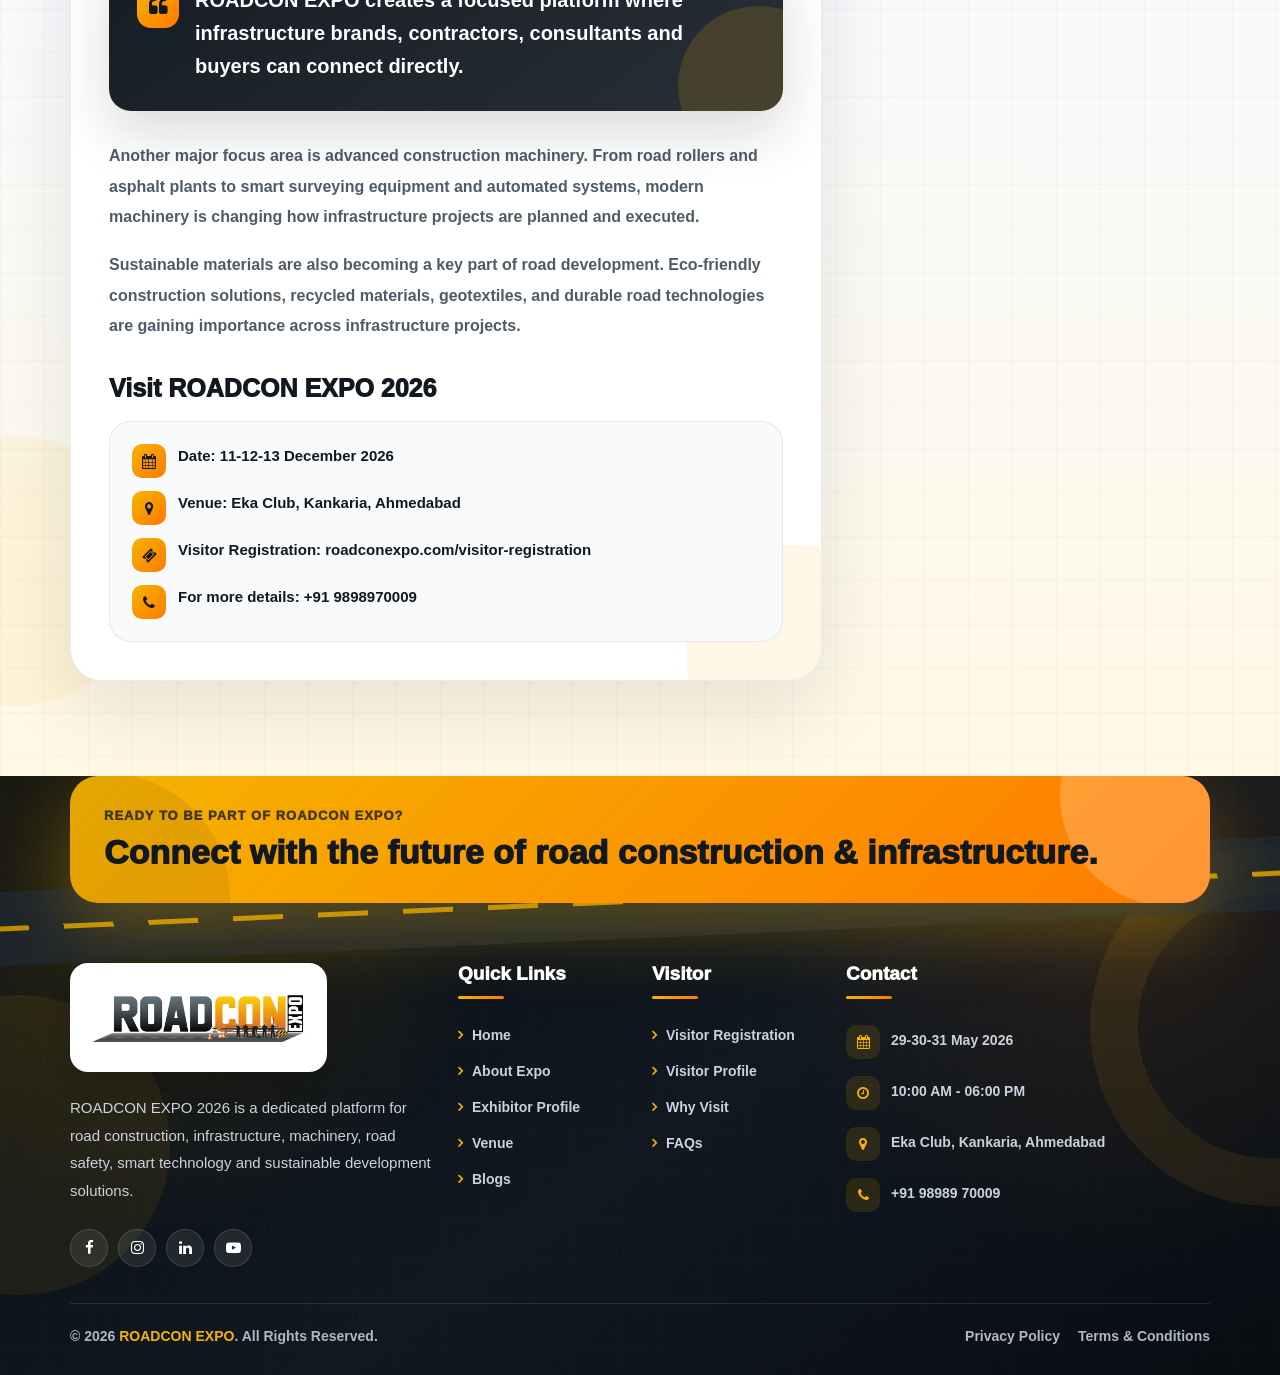
<file: blog-details.html>
<!DOCTYPE html>
<html lang="en">

<head>
    <meta charset="UTF-8" />
    <meta name="viewport" content="width=device-width, initial-scale=1.0" />

    <title>ROADCON EXPO | Road Construction & Infrastructure Exhibition</title>

    <!-- Bootstrap CSS -->
    <link href="https://cdn.jsdelivr.net/npm/bootstrap@5.3.3/dist/css/bootstrap.min.css" rel="stylesheet" />

    <!-- Swiper CSS -->
    <link rel="stylesheet" href="https://cdn.jsdelivr.net/npm/swiper@11/swiper-bundle.min.css" />

    <!-- Font Awesome 4 CSS -->
    <link rel="stylesheet" href="https://cdnjs.cloudflare.com/ajax/libs/font-awesome/4.7.0/css/font-awesome.min.css" />

    <!-- AOS CSS -->
    <link href="https://cdn.jsdelivr.net/npm/aos@2.3.4/dist/aos.css" rel="stylesheet" />

    <!-- Custom CSS -->
    <link rel="stylesheet" href="assets/css/style.css" />
</head>

<body>
    <!-- Top Header -->
    <div class="top-header">
        <div class="container-fluid custom-container">
            <div class="row align-items-center">

                <div class="col-lg-7 col-md-12">
                    <div class="top-info">
                        <a href="#" class="top-info-item">
                            <i class="fa fa-calendar"></i>
                            <span>11-12-13 December 2026</span>
                        </a>

                        <a href="https://www.google.com/maps/search/?api=1&query=Ahmedabad+Gujarat" target="_blank"
                            class="top-info-item">
                            <i class="fa fa-map-marker"></i>
                            <span>GMDC Ground,Ahmedabad.</span>
                        </a>
                    </div>
                </div>

                <div class="col-lg-5 col-md-12">
                    <div class="top-social-wrap">
                        <a href="tel:+919898970009" class="top-phone">
                            <i class="fa fa-phone"></i>
                            <span>+91 98989 70009</span>
                        </a>

                        <div class="top-social">
                            <a href="https://www.facebook.com/" target="_blank" aria-label="Facebook">
                                <i class="fa fa-facebook"></i>
                            </a>

                            <a href="https://www.instagram.com/" target="_blank" aria-label="Instagram">
                                <i class="fa fa-instagram"></i>
                            </a>

                            <a href="https://www.linkedin.com/" target="_blank" aria-label="LinkedIn">
                                <i class="fa fa-linkedin"></i>
                            </a>

                            <a href="https://www.youtube.com/" target="_blank" aria-label="YouTube">
                                <i class="fa fa-youtube-play"></i>
                            </a>

                            <a href="https://twitter.com/" target="_blank" aria-label="Twitter">
                                <i class="fa fa-twitter"></i>
                            </a>
                        </div>
                    </div>
                </div>

            </div>
        </div>
    </div>

    <!-- Main Header -->
    <header class="main-header">
        <nav class="navbar navbar-expand-lg">
            <div class="container-fluid custom-container">

                <a class="navbar-brand brand-group" href="index.html">
                    <img class="brand-roadcon" src="assets/images/Roadcon-logo.png" alt="Roadcon Expo Logo" />

                    <span class="brand-separator"></span>

                    <img class="brand-organizer" src="assets/images/oraganizer-1.png" alt="Aries Events Logo" />
                </a>

                <button class="navbar-toggler custom-toggler" type="button" data-bs-toggle="collapse"
                    data-bs-target="#mainNavbar" aria-controls="mainNavbar" aria-expanded="false"
                    aria-label="Toggle navigation">
                    <span></span>
                    <span></span>
                    <span></span>
                </button>

                <div class="collapse navbar-collapse" id="mainNavbar">
                    <ul class="navbar-nav ms-auto align-items-lg-center">

                        <li class="nav-item">
                            <a class="nav-link active" href="index.html">
                                <span>Home</span>
                            </a>
                        </li>

                        <li class="nav-item">
                            <a class="nav-link" href="about.html">
                                <span>About</span>
                            </a>
                        </li>

                        <li class="nav-item dropdown nav-mega">
                            <a class="nav-link dropdown-toggle" href="#" role="button" data-bs-toggle="dropdown">
                                <span>Exhibitor</span>
                                <i class="fa fa-angle-down nav-arrow"></i>
                            </a>

                            <ul class="dropdown-menu creative-dropdown">
                                <li>
                                    <a class="dropdown-item" href="become-exhibitor.html">
                                        <i class="fa fa-briefcase"></i>
                                        <div>
                                            <strong>Become an Exhibitor</strong>
                                            <small>Book your stall space</small>
                                        </div>
                                    </a>
                                </li>

                                <li>
                                    <a class="dropdown-item" href="exhibitor-profile.html">
                                        <i class="fa fa-industry"></i>
                                        <div>
                                            <strong>Exhibitor Profile</strong>
                                            <small>Industry categories</small>
                                        </div>
                                    </a>
                                </li>

                                <li>
                                    <a class="dropdown-item" href="why-exhibit.html">
                                        <i class="fa fa-line-chart"></i>
                                        <div>
                                            <strong>Why Exhibit</strong>
                                            <small>Growth & lead generation</small>
                                        </div>
                                    </a>
                                </li>

                                <li>
                                    <a class="dropdown-item" href="show-program.html">
                                        <i class="fa fa-bullhorn"></i>
                                        <div>
                                            <strong>Show Promotion Program</strong>
                                            <small>Brand visibility support</small>
                                        </div>
                                    </a>
                                </li>

                                <li>
                                    <a class="dropdown-item" href="exhibitor-login.html">
                                        <i class="fa fa-sign-in"></i>
                                        <div>
                                            <strong>Exhibitor Login</strong>
                                            <small>Access exhibitor panel</small>
                                        </div>
                                    </a>
                                </li>
                            </ul>
                        </li>

                        <li class="nav-item dropdown nav-mega">
                            <a class="nav-link dropdown-toggle" href="#" role="button" data-bs-toggle="dropdown">
                                <span>Visitor</span>
                                <i class="fa fa-angle-down nav-arrow"></i>
                            </a>

                            <ul class="dropdown-menu creative-dropdown">
                                <li>
                                    <a class="dropdown-item" href="become-visitor.html">
                                        <i class="fa fa-user-plus"></i>
                                        <div>
                                            <strong>Be a Visitor</strong>
                                            <small>Register for the expo</small>
                                        </div>
                                    </a>
                                </li>

                                <li>
                                    <a class="dropdown-item" href="visitor-profile.html">
                                        <i class="fa fa-users"></i>
                                        <div>
                                            <strong>Visitor Profile</strong>
                                            <small>Who should attend</small>
                                        </div>
                                    </a>
                                </li>

                                <li>
                                    <a class="dropdown-item" href="#">
                                        <i class="fa fa-map-signs"></i>
                                        <div>
                                            <strong>Why Visit</strong>
                                            <small>Explore industry benefits</small>
                                        </div>
                                    </a>
                                </li>


                            </ul>
                        </li>

                        <li class="nav-item">
                            <a class="nav-link" href="#">
                                <span>Floor Plan</span>
                            </a>
                        </li>

                        

                        <li class="nav-item">
                            <a class="nav-link" href="contact-us.html">
                                <span>Contact</span>
                            </a>
                        </li>

                        <li class="nav-item dropdown nav-mega">
                            <a class="nav-link dropdown-toggle" href="#" role="button" data-bs-toggle="dropdown">
                                <span>More</span>
                                <i class="fa fa-angle-down nav-arrow"></i>
                            </a>

                            <ul class="dropdown-menu creative-dropdown small-dropdown">
                                <li>
                                    <a class="dropdown-item" href="blog.html">
                                        <i class="fa fa-newspaper-o"></i>
                                        <div>
                                            <strong>Blogs</strong>
                                            <small>Latest updates</small>
                                        </div>
                                    </a>
                                </li>

                                <li>
                                    <a class="dropdown-item" href="#">
                                        <i class="fa fa-question-circle"></i>
                                        <div>
                                            <strong>FAQs</strong>
                                            <small>Common questions</small>
                                        </div>
                                    </a>
                                </li>
                            </ul>
                        </li>

                        <li class="nav-item ms-lg-3">
                            <a class="header-btn" href="#">
                                <span>Visitor Registration</span>
                                <i class="fa fa-angle-right" aria-hidden="true"></i>
                            </a>
                        </li>

                    </ul>
                </div>

            </div>
        </nav>
    </header>

    <!-- Inner Page Breadcrumb -->
    <section class="inner-breadcrumb-section">
        <div class="breadcrumb-bg-pattern"></div>
        <div class="breadcrumb-road-shape"></div>

        <div class="container-fluid custom-container">
            <div class="breadcrumb-content" data-aos="fade-up">

                <div class="breadcrumb-tag">
                    <i class="fa fa-road"></i>
                    <span>ROADCON EXPO 2026</span>
                </div>

                <h1>Blog Details</h1>

                <nav class="breadcrumb-nav" aria-label="breadcrumb">
                    <a href="index.html">
                        <i class="fa fa-home"></i>
                        Home
                    </a>

                    <span class="breadcrumb-separator">
                        <i class="fa fa-angle-right"></i>
                    </span>

                    <a href="blog.html">
                        <!-- <i class="fa fa-home"></i> -->
                        Blogs
                    </a>

                    <span class="breadcrumb-separator">
                        <i class="fa fa-angle-right"></i>
                    </span>

                    <span>Top Trends In Road Construction Technology To Watch In 2026</span>
                </nav>
            </div>
        </div>
    </section>

    <!-- Blog Detail Section -->
    <section class="blog-detail-section">
        <div class="blog-detail-pattern"></div>

        <div class="container-fluid custom-container">
            <div class="row g-4 align-items-start">

                <!-- Main Blog Content -->
                <div class="col-lg-8">
                    <article class="blog-detail-card" data-aos="fade-up">

                        <div class="blog-detail-image">
                            <img src="assets/images/earth-movingmanufacturers.jpg" alt="Blog Detail Image">

                            <div class="blog-detail-date">
                                <strong>27</strong>
                                <span>Feb 2026</span>
                            </div>
                        </div>

                        <div class="blog-detail-content">

                            <!-- <div class="blog-detail-meta">
              <span>
                <i class="fa fa-road"></i>
                Road Infrastructure
              </span>

              <span>
                <i class="fa fa-user"></i>
                ROADCON Team
              </span>
            </div> -->

                            <h1>
                                Top Trends In Road Construction And Infrastructure To Watch Out For In 2026
                            </h1>

                            <p>
                                Every few years, the infrastructure industry takes a major leap forward, and
                                2026 feels like one of those turning points. If you are planning to visit an
                                upcoming road construction exhibition, you need to know what is actually worth
                                your time. At <strong>ROADCON EXPO</strong>, the focus is on innovation,
                                technology, sustainability, and real business opportunities.
                            </p>

                            <p>
                                The biggest trend to watch out for is smart infrastructure. The industry is
                                moving beyond traditional construction methods and adopting intelligent systems
                                that improve speed, safety, quality, and long-term performance.
                            </p>

                            <blockquote>
                                <i class="fa fa-quote-left"></i>
                                ROADCON EXPO creates a focused platform where infrastructure brands,
                                contractors, consultants and buyers can connect directly.
                            </blockquote>

                            <p>
                                Another major focus area is advanced construction machinery. From road rollers
                                and asphalt plants to smart surveying equipment and automated systems, modern
                                machinery is changing how infrastructure projects are planned and executed.
                            </p>

                            <p>
                                Sustainable materials are also becoming a key part of road development.
                                Eco-friendly construction solutions, recycled materials, geotextiles, and
                                durable road technologies are gaining importance across infrastructure projects.
                            </p>

                            <h3>Visit ROADCON EXPO 2026</h3>

                            <div class="blog-event-info">
                                <div>
                                    <i class="fa fa-calendar"></i>
                                    <span>Date: 11-12-13 December 2026</span>
                                </div>

                                <div>
                                    <i class="fa fa-map-marker"></i>
                                    <span>Venue: Eka Club, Kankaria, Ahmedabad</span>
                                </div>

                                <div>
                                    <i class="fa fa-ticket"></i>
                                    <span>Visitor Registration: roadconexpo.com/visitor-registration</span>
                                </div>

                                <div>
                                    <i class="fa fa-phone"></i>
                                    <span>For more details: +91 9898970009</span>
                                </div>
                            </div>

                        </div>

                    </article>
                </div>

                <!-- Sidebar -->
                <div class="col-lg-4">
                    <aside class="blog-sidebar">

                        <div class="related-blog-box">
                            <div class="sidebar-title">
                                <span>More Updates</span>
                                <h3>Related Blogs</h3>
                            </div>

                            <div class="related-blog-list">

                                <a href="blog-details.html" class="related-blog-item">
                                    <div class="related-blog-img">
                                        <img src="assets/images/CASE-Construction.jpg" alt="Related Blog">
                                    </div>

                                    <div class="related-blog-content">
                                        <h4>5 Reasons Why Road Construction Brands Should Attend ROADCON EXPO</h4>
                                        <span>Feb 28, 2026</span>
                                    </div>
                                </a>

                                <a href="blog-details.html" class="related-blog-item">
                                    <div class="related-blog-img">
                                        <img src="assets/images/CASE-Construction.jpg" alt="Related Blog">
                                    </div>

                                    <div class="related-blog-content">
                                        <h4>Top Trends In Road Construction Technology To Watch In 2026</h4>
                                        <span>Feb 27, 2026</span>
                                    </div>
                                </a>

                                <a href="blog-details.html" class="related-blog-item">
                                    <div class="related-blog-img">
                                        <img src="assets/images/CASE-Construction.jpg" alt="Related Blog">
                                    </div>

                                    <div class="related-blog-content">
                                        <h4>Why Infrastructure Trade Fairs Create Better Business Opportunities</h4>
                                        <span>Feb 18, 2026</span>
                                    </div>
                                </a>

                            </div>
                        </div>

                        <div class="blog-sidebar-cta">
                            <span>ROADCON EXPO 2026</span>
                            <h4>Connect With Infrastructure Industry Leaders</h4>
                            <a href="become-visitor.html">
                                Register Now
                                <i class="fa fa-long-arrow-right"></i>
                            </a>
                        </div>

                    </aside>
                </div>

            </div>
        </div>
    </section>

    <!-- Footer Section -->
    <footer class="roadcon-footer">
        <div class="footer-bg-pattern"></div>

        <div class="footer-road-line"></div>

        <div class="container-fluid custom-container">

            <!-- Footer CTA -->
            <div class="footer-top-cta" data-aos="fade-up">
                <div>
                    <span>Ready to be part of ROADCON EXPO?</span>
                    <h3>Connect with the future of road construction & infrastructure.</h3>
                </div>

                <!-- <a href="#" class="footer-cta-btn">
        <span>Register Now</span>
        <i class="fa fa-long-arrow-right"></i>
      </a> -->
            </div>

            <div class="footer-main">
                <div class="row g-4">

                    <!-- Footer About -->
                    <div class="col-lg-4 col-md-6">
                        <div class="footer-widget footer-about">
                            <a href="index.html" class="footer-logo">
                                <img src="assets/images/Roadcon-logo.png" alt="Roadcon Expo Logo">
                            </a>

                            <p>
                                ROADCON EXPO 2026 is a dedicated platform for road construction,
                                infrastructure, machinery, road safety, smart technology and
                                sustainable development solutions.
                            </p>

                            <div class="footer-social">
                                <a href="https://www.facebook.com/" target="_blank" aria-label="Facebook">
                                    <i class="fa fa-facebook"></i>
                                </a>

                                <a href="https://www.instagram.com/" target="_blank" aria-label="Instagram">
                                    <i class="fa fa-instagram"></i>
                                </a>

                                <a href="https://www.linkedin.com/" target="_blank" aria-label="LinkedIn">
                                    <i class="fa fa-linkedin"></i>
                                </a>

                                <a href="https://www.youtube.com/" target="_blank" aria-label="YouTube">
                                    <i class="fa fa-youtube-play"></i>
                                </a>
                            </div>
                        </div>
                    </div>

                    <!-- Quick Links -->
                    <div class="col-lg-2 col-md-6">
                        <div class="footer-widget">
                            <h4>Quick Links</h4>

                            <ul class="footer-links">
                                <li><a href="index.html">Home</a></li>
                                <li><a href="about.html">About Expo</a></li>
                                <li><a href="#exhibitor-profile">Exhibitor Profile</a></li>
                                <li><a href="#venue">Venue</a></li>
                                <li><a href="#">Blogs</a></li>
                            </ul>
                        </div>
                    </div>



                    <!-- Visitor -->
                    <div class="col-lg-2 col-md-6">
                        <div class="footer-widget">
                            <h4>Visitor</h4>

                            <ul class="footer-links">
                                <li><a href="#">Visitor Registration</a></li>
                                <li><a href="#">Visitor Profile</a></li>
                                <li><a href="#">Why Visit</a></li>
                                <li><a href="#">FAQs</a></li>

                            </ul>
                        </div>
                    </div>

                    <!-- Contact -->
                    <div class="col-lg-3 col-md-6">
                        <div class="footer-widget footer-contact">
                            <h4>Contact</h4>

                            <div class="footer-contact-item">
                                <i class="fa fa-calendar"></i>
                                <span>29-30-31 May 2026</span>
                            </div>

                            <div class="footer-contact-item">
                                <i class="fa fa-clock-o"></i>
                                <span>10:00 AM - 06:00 PM</span>
                            </div>

                            <div class="footer-contact-item">
                                <i class="fa fa-map-marker"></i>
                                <span>Eka Club, Kankaria, Ahmedabad</span>
                            </div>

                            <div class="footer-contact-item">
                                <i class="fa fa-phone"></i>
                                <a href="tel:+919898970009">+91 98989 70009</a>
                            </div>
                        </div>
                    </div>

                </div>
            </div>

            <!-- Footer Bottom -->
            <div class="footer-bottom">
                <p>
                    © 2026 <strong>ROADCON EXPO</strong>. All Rights Reserved.
                </p>

                <div class="footer-bottom-links">
                    <a href="#">Privacy Policy</a>
                    <a href="#">Terms & Conditions</a>
                </div>
            </div>

        </div>
    </footer>

    <!-- Bootstrap JS -->
    <script src="https://cdn.jsdelivr.net/npm/bootstrap@5.3.3/dist/js/bootstrap.bundle.min.js">
    </script>

    <!-- Swiper JS -->
    <script src="https://cdn.jsdelivr.net/npm/swiper@11/swiper-bundle.min.js"></script>

    <!-- AOS JS -->
    <script src="https://cdn.jsdelivr.net/npm/aos@2.3.4/dist/aos.js">
    </script>

    <!-- Custom JS -->
    <script src="assets/js/main.js"></script>
</body>

</html>
</file>
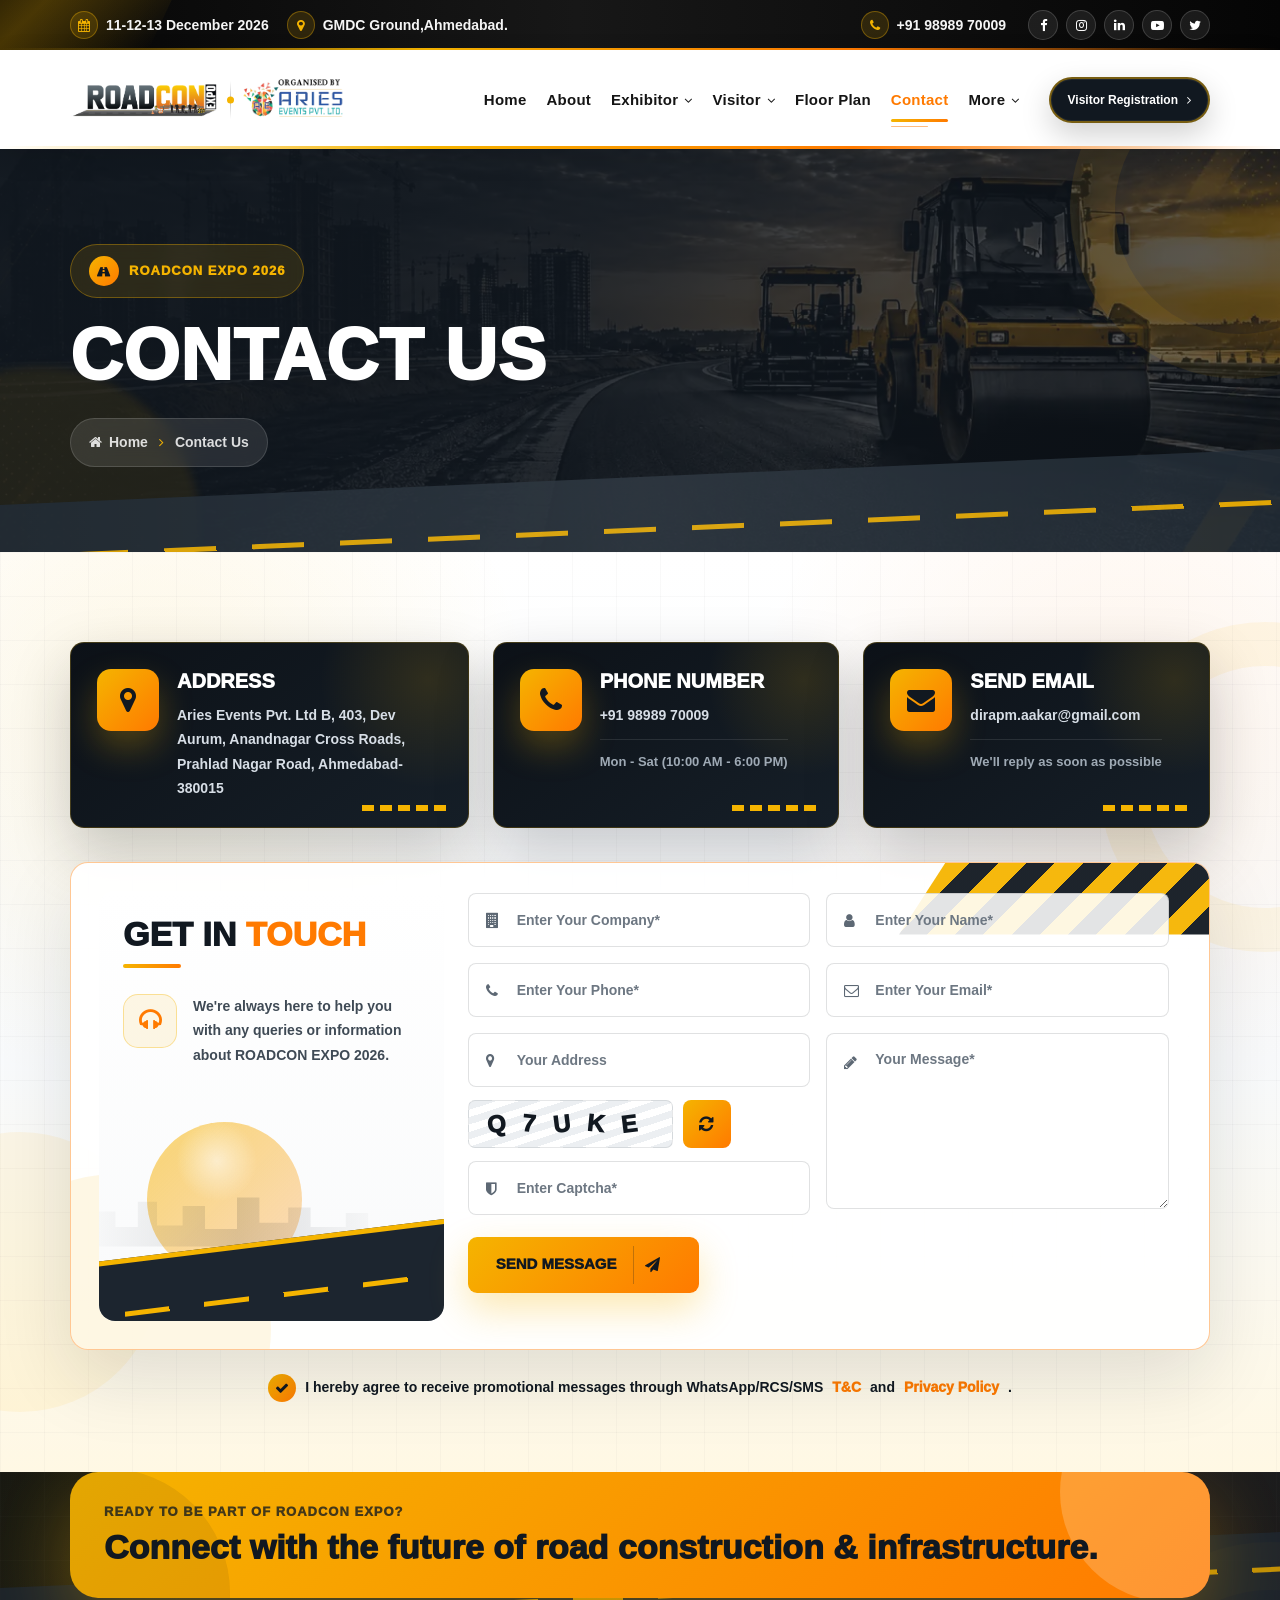
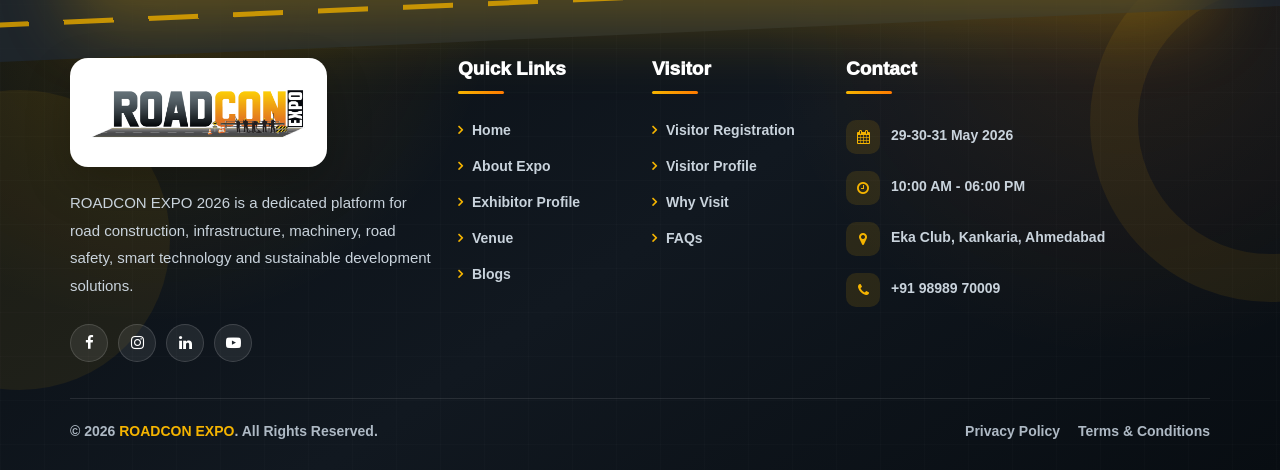
<file: contact-us.html>
<!DOCTYPE html>
<html lang="en">

<head>
    <meta charset="UTF-8" />
    <meta name="viewport" content="width=device-width, initial-scale=1.0" />

    <title>ROADCON EXPO | Road Construction & Infrastructure Exhibition</title>

    <!-- Bootstrap CSS -->
    <link href="https://cdn.jsdelivr.net/npm/bootstrap@5.3.3/dist/css/bootstrap.min.css" rel="stylesheet" />

    <!-- Swiper CSS -->
    <link rel="stylesheet" href="https://cdn.jsdelivr.net/npm/swiper@11/swiper-bundle.min.css" />

    <!-- Font Awesome 4 CSS -->
    <link rel="stylesheet" href="https://cdnjs.cloudflare.com/ajax/libs/font-awesome/4.7.0/css/font-awesome.min.css" />

    <!-- AOS CSS -->
    <link href="https://cdn.jsdelivr.net/npm/aos@2.3.4/dist/aos.css" rel="stylesheet" />

    <!-- Custom CSS -->
    <link rel="stylesheet" href="assets/css/style.css" />
</head>

<body>
    <!-- Top Header -->
    <div class="top-header">
        <div class="container-fluid custom-container">
            <div class="row align-items-center">

                <div class="col-lg-7 col-md-12">
                    <div class="top-info">
                        <a href="#" class="top-info-item">
                            <i class="fa fa-calendar"></i>
                            <span>11-12-13 December 2026</span>
                        </a>

                        <a href="https://www.google.com/maps/search/?api=1&query=Ahmedabad+Gujarat" target="_blank"
                            class="top-info-item">
                            <i class="fa fa-map-marker"></i>
                            <span>GMDC Ground,Ahmedabad.</span>
                        </a>
                    </div>
                </div>

                <div class="col-lg-5 col-md-12">
                    <div class="top-social-wrap">
                        <a href="tel:+919898970009" class="top-phone">
                            <i class="fa fa-phone"></i>
                            <span>+91 98989 70009</span>
                        </a>

                        <div class="top-social">
                            <a href="https://www.facebook.com/" target="_blank" aria-label="Facebook">
                                <i class="fa fa-facebook"></i>
                            </a>

                            <a href="https://www.instagram.com/" target="_blank" aria-label="Instagram">
                                <i class="fa fa-instagram"></i>
                            </a>

                            <a href="https://www.linkedin.com/" target="_blank" aria-label="LinkedIn">
                                <i class="fa fa-linkedin"></i>
                            </a>

                            <a href="https://www.youtube.com/" target="_blank" aria-label="YouTube">
                                <i class="fa fa-youtube-play"></i>
                            </a>

                            <a href="https://twitter.com/" target="_blank" aria-label="Twitter">
                                <i class="fa fa-twitter"></i>
                            </a>
                        </div>
                    </div>
                </div>

            </div>
        </div>
    </div>

    <!-- Main Header -->
    <header class="main-header">
        <nav class="navbar navbar-expand-lg">
            <div class="container-fluid custom-container">

                <a class="navbar-brand brand-group" href="index.html">
                    <img class="brand-roadcon" src="assets/images/Roadcon-logo.png" alt="Roadcon Expo Logo" />

                    <span class="brand-separator"></span>

                    <img class="brand-organizer" src="assets/images/oraganizer-1.png" alt="Aries Events Logo" />
                </a>

                <button class="navbar-toggler custom-toggler" type="button" data-bs-toggle="collapse"
                    data-bs-target="#mainNavbar" aria-controls="mainNavbar" aria-expanded="false"
                    aria-label="Toggle navigation">
                    <span></span>
                    <span></span>
                    <span></span>
                </button>

                <div class="collapse navbar-collapse" id="mainNavbar">
                    <ul class="navbar-nav ms-auto align-items-lg-center">

                        <li class="nav-item">
                            <a class="nav-link " href="index.html">
                                <span>Home</span>
                            </a>
                        </li>

                        <li class="nav-item">
                            <a class="nav-link" href="about.html">
                                <span>About</span>
                            </a>
                        </li>

                        <li class="nav-item dropdown nav-mega">
                            <a class="nav-link dropdown-toggle" href="#" role="button" data-bs-toggle="dropdown">
                                <span>Exhibitor</span>
                                <i class="fa fa-angle-down nav-arrow"></i>
                            </a>

                            <ul class="dropdown-menu creative-dropdown">
                                <li>
                                    <a class="dropdown-item" href="become-exhibitor.html">
                                        <i class="fa fa-briefcase"></i>
                                        <div>
                                            <strong>Become an Exhibitor</strong>
                                            <small>Book your stall space</small>
                                        </div>
                                    </a>
                                </li>

                                <li>
                                    <a class="dropdown-item" href="exhibitor-profile.html">
                                        <i class="fa fa-industry"></i>
                                        <div>
                                            <strong>Exhibitor Profile</strong>
                                            <small>Industry categories</small>
                                        </div>
                                    </a>
                                </li>

                                <li>
                                    <a class="dropdown-item" href="why-exhibit.html">
                                        <i class="fa fa-line-chart"></i>
                                        <div>
                                            <strong>Why Exhibit</strong>
                                            <small>Growth & lead generation</small>
                                        </div>
                                    </a>
                                </li>

                                <li>
                                    <a class="dropdown-item" href="show-program.html">
                                        <i class="fa fa-bullhorn"></i>
                                        <div>
                                            <strong>Show Promotion Program</strong>
                                            <small>Brand visibility support</small>
                                        </div>
                                    </a>
                                </li>

                                <li>
                                    <a class="dropdown-item" href="exhibitor-login.html">
                                        <i class="fa fa-sign-in"></i>
                                        <div>
                                            <strong>Exhibitor Login</strong>
                                            <small>Access exhibitor panel</small>
                                        </div>
                                    </a>
                                </li>
                            </ul>
                        </li>

                        <li class="nav-item dropdown nav-mega">
                            <a class="nav-link dropdown-toggle" href="#" role="button" data-bs-toggle="dropdown">
                                <span>Visitor</span>
                                <i class="fa fa-angle-down nav-arrow"></i>
                            </a>

                            <ul class="dropdown-menu creative-dropdown">
                                <li>
                                    <a class="dropdown-item" href="become-visitor.html">
                                        <i class="fa fa-user-plus"></i>
                                        <div>
                                            <strong>Be a Visitor</strong>
                                            <small>Register for the expo</small>
                                        </div>
                                    </a>
                                </li>

                                <li>
                                    <a class="dropdown-item" href="visitor-profile.html">
                                        <i class="fa fa-users"></i>
                                        <div>
                                            <strong>Visitor Profile</strong>
                                            <small>Who should attend</small>
                                        </div>
                                    </a>
                                </li>

                                <li>
                                    <a class="dropdown-item" href="#">
                                        <i class="fa fa-map-signs"></i>
                                        <div>
                                            <strong>Why Visit</strong>
                                            <small>Explore industry benefits</small>
                                        </div>
                                    </a>
                                </li>


                            </ul>
                        </li>

                        <li class="nav-item">
                            <a class="nav-link" href="#">
                                <span>Floor Plan</span>
                            </a>
                        </li>

                        

                        <li class="nav-item">
                            <a class="nav-link active" href="contact-us.html">
                                <span>Contact</span>
                            </a>
                        </li>

                        <li class="nav-item dropdown nav-mega">
                            <a class="nav-link dropdown-toggle" href="#" role="button" data-bs-toggle="dropdown">
                                <span>More</span>
                                <i class="fa fa-angle-down nav-arrow"></i>
                            </a>

                            <ul class="dropdown-menu creative-dropdown small-dropdown">
                                <li>
                                    <a class="dropdown-item" href="#">
                                        <i class="fa fa-newspaper-o"></i>
                                        <div>
                                            <strong>Blogs</strong>
                                            <small>Latest updates</small>
                                        </div>
                                    </a>
                                </li>

                                <li>
                                    <a class="dropdown-item" href="#">
                                        <i class="fa fa-question-circle"></i>
                                        <div>
                                            <strong>FAQs</strong>
                                            <small>Common questions</small>
                                        </div>
                                    </a>
                                </li>
                            </ul>
                        </li>

                        <li class="nav-item ms-lg-3">
                            <a class="header-btn" href="#">
                                <span>Visitor Registration</span>
                                <i class="fa fa-angle-right" aria-hidden="true"></i>
                            </a>
                        </li>

                    </ul>
                </div>

            </div>
        </nav>
    </header>

    <!-- Inner Page Breadcrumb -->
    <section class="inner-breadcrumb-section">
        <div class="breadcrumb-bg-pattern"></div>
        <div class="breadcrumb-road-shape"></div>

        <div class="container-fluid custom-container">
            <div class="breadcrumb-content" data-aos="fade-up">

                <div class="breadcrumb-tag">
                    <i class="fa fa-road"></i>
                    <span>ROADCON EXPO 2026</span>
                </div>

                <h1>Contact us</h1>

                <nav class="breadcrumb-nav" aria-label="breadcrumb">
                    <a href="index.html">
                        <i class="fa fa-home"></i>
                        Home
                    </a>

                    <span class="breadcrumb-separator">
                        <i class="fa fa-angle-right"></i>
                    </span>

                    <span>Contact Us</span>
                </nav>
            </div>
        </div>
    </section>

    <!-- Contact Middle Section -->
    <section class="contact-middle-section">
        <div class="contact-middle-pattern"></div>

        <div class="container-fluid custom-container">

            <!-- Contact Info Cards -->
            <div class="contact-top-cards" data-aos="fade-up">

                <div class="contact-top-card">
                    <div class="contact-card-icon">
                        <i class="fa fa-map-marker"></i>
                    </div>

                    <div class="contact-card-content">
                        <h4>Address</h4>
                        <p>
                            Aries Events Pvt. Ltd
                            B, 403, Dev Aurum,
                            Anandnagar Cross Roads,
                            Prahlad Nagar Road,
                            Ahmedabad-380015
                        </p>
                    </div>
                </div>

                <div class="contact-top-card">
                    <div class="contact-card-icon">
                        <i class="fa fa-phone"></i>
                    </div>

                    <div class="contact-card-content">
                        <h4>Phone Number</h4>
                        <p>
                            <a href="tel:+919898970009">+91 98989 70009</a>
                        </p>
                        <small>Mon - Sat (10:00 AM - 6:00 PM)</small>
                    </div>
                </div>

                <div class="contact-top-card">
                    <div class="contact-card-icon">
                        <i class="fa fa-envelope"></i>
                    </div>

                    <div class="contact-card-content">
                        <h4>Send Email</h4>
                        <p>
                            <a href="mailto:dirapm.aakar@gmail.com">dirapm.aakar@gmail.com</a>
                        </p>
                        <small>We'll reply as soon as possible</small>
                    </div>
                </div>

            </div>

            <!-- Contact Form Box -->
            <div class="contact-main-box" data-aos="fade-up" data-aos-delay="100">
                <div class="row g-4 align-items-stretch">

                    <!-- Left Panel -->
                    <div class="col-lg-4">
                        <div class="contact-box-left">

                            <div class="contact-left-title">
                                <h3>Get In <span>Touch</span></h3>
                            </div>

                            <div class="contact-help-box">
                                <div class="contact-help-icon">
                                    <i class="fa fa-headphones"></i>
                                </div>

                                <p>
                                    We're always here to help you with any queries or information
                                    about ROADCON EXPO 2026.
                                </p>
                            </div>

                            <div class="contact-road-art">
                                <div class="city-circle"></div>
                                <div class="road-shape"></div>
                            </div>

                        </div>
                    </div>

                    <!-- Right Form -->
                    <div class="col-lg-8">
                        <div class="contact-box-form">

                            <form id="contactForm">
                                <div class="row g-3">

                                    <div class="col-md-6">
                                        <div class="contact-input-group">
                                            <i class="fa fa-building"></i>
                                            <input type="text" class="form-control" placeholder="Enter Your Company*"
                                                required>
                                        </div>
                                    </div>

                                    <div class="col-md-6">
                                        <div class="contact-input-group">
                                            <i class="fa fa-user"></i>
                                            <input type="text" class="form-control" placeholder="Enter Your Name*"
                                                required>
                                        </div>
                                    </div>

                                    <div class="col-md-6">
                                        <div class="contact-input-group">
                                            <i class="fa fa-phone"></i>
                                            <input type="tel" class="form-control" placeholder="Enter Your Phone*"
                                                required>
                                        </div>
                                    </div>

                                    <div class="col-md-6">
                                        <div class="contact-input-group">
                                            <i class="fa fa-envelope-o"></i>
                                            <input type="email" class="form-control" placeholder="Enter Your Email*"
                                                required>
                                        </div>
                                    </div>

                                    <div class="col-md-6">
                                        <div class="contact-input-group">
                                            <i class="fa fa-map-marker"></i>
                                            <input type="text" class="form-control" placeholder="Your Address">
                                        </div>

                                        <div class="contact-captcha-row">
                                            <div class="contact-captcha-code" id="contactCaptchaCode"></div>

                                            <button type="button" class="contact-captcha-refresh"
                                                id="contactRefreshCaptcha">
                                                <i class="fa fa-refresh"></i>
                                            </button>
                                        </div>

                                        <div class="contact-input-group">
                                            <i class="fa fa-shield"></i>
                                            <input type="text" class="form-control" id="contactCaptchaInput"
                                                placeholder="Enter Captcha*" required>
                                        </div>

                                        <small class="contact-captcha-error" id="contactCaptchaError"></small>
                                    </div>

                                    <div class="col-md-6">
                                        <div class="contact-input-group textarea-input">
                                            <i class="fa fa-pencil"></i>
                                            <textarea class="form-control" rows="7" placeholder="Your Message*"
                                                required></textarea>
                                        </div>
                                    </div>

                                    <div class="col-12">
                                        <button type="submit" class="contact-send-btn">
                                            <span>Send Message</span>
                                            <i class="fa fa-paper-plane"></i>
                                        </button>
                                    </div>

                                </div>
                            </form>

                        </div>
                    </div>

                </div>
            </div>

            <div class="contact-consent-line">
                <i class="fa fa-check"></i>
                I hereby agree to receive promotional messages through WhatsApp/RCS/SMS
                <a href="#">T&amp;C</a> and <a href="#">Privacy Policy</a>.
            </div>

        </div>
    </section>

    <!-- Footer Section -->
    <footer class="roadcon-footer">
        <div class="footer-bg-pattern"></div>

        <div class="footer-road-line"></div>

        <div class="container-fluid custom-container">

            <!-- Footer CTA -->
            <div class="footer-top-cta" data-aos="fade-up">
                <div>
                    <span>Ready to be part of ROADCON EXPO?</span>
                    <h3>Connect with the future of road construction & infrastructure.</h3>
                </div>

                <!-- <a href="#" class="footer-cta-btn">
        <span>Register Now</span>
        <i class="fa fa-long-arrow-right"></i>
      </a> -->
            </div>

            <div class="footer-main">
                <div class="row g-4">

                    <!-- Footer About -->
                    <div class="col-lg-4 col-md-6">
                        <div class="footer-widget footer-about">
                            <a href="index.html" class="footer-logo">
                                <img src="assets/images/Roadcon-logo.png" alt="Roadcon Expo Logo">
                            </a>

                            <p>
                                ROADCON EXPO 2026 is a dedicated platform for road construction,
                                infrastructure, machinery, road safety, smart technology and
                                sustainable development solutions.
                            </p>

                            <div class="footer-social">
                                <a href="https://www.facebook.com/" target="_blank" aria-label="Facebook">
                                    <i class="fa fa-facebook"></i>
                                </a>

                                <a href="https://www.instagram.com/" target="_blank" aria-label="Instagram">
                                    <i class="fa fa-instagram"></i>
                                </a>

                                <a href="https://www.linkedin.com/" target="_blank" aria-label="LinkedIn">
                                    <i class="fa fa-linkedin"></i>
                                </a>

                                <a href="https://www.youtube.com/" target="_blank" aria-label="YouTube">
                                    <i class="fa fa-youtube-play"></i>
                                </a>
                            </div>
                        </div>
                    </div>

                    <!-- Quick Links -->
                    <div class="col-lg-2 col-md-6">
                        <div class="footer-widget">
                            <h4>Quick Links</h4>

                            <ul class="footer-links">
                                <li><a href="index.html">Home</a></li>
                                <li><a href="about.html">About Expo</a></li>
                                <li><a href="#exhibitor-profile">Exhibitor Profile</a></li>
                                <li><a href="#venue">Venue</a></li>
                                <li><a href="#">Blogs</a></li>
                            </ul>
                        </div>
                    </div>



                    <!-- Visitor -->
                    <div class="col-lg-2 col-md-6">
                        <div class="footer-widget">
                            <h4>Visitor</h4>

                            <ul class="footer-links">
                                <li><a href="#">Visitor Registration</a></li>
                                <li><a href="#">Visitor Profile</a></li>
                                <li><a href="#">Why Visit</a></li>
                                <li><a href="#">FAQs</a></li>

                            </ul>
                        </div>
                    </div>

                    <!-- Contact -->
                    <div class="col-lg-3 col-md-6">
                        <div class="footer-widget footer-contact">
                            <h4>Contact</h4>

                            <div class="footer-contact-item">
                                <i class="fa fa-calendar"></i>
                                <span>29-30-31 May 2026</span>
                            </div>

                            <div class="footer-contact-item">
                                <i class="fa fa-clock-o"></i>
                                <span>10:00 AM - 06:00 PM</span>
                            </div>

                            <div class="footer-contact-item">
                                <i class="fa fa-map-marker"></i>
                                <span>Eka Club, Kankaria, Ahmedabad</span>
                            </div>

                            <div class="footer-contact-item">
                                <i class="fa fa-phone"></i>
                                <a href="tel:+919898970009">+91 98989 70009</a>
                            </div>
                        </div>
                    </div>

                </div>
            </div>

            <!-- Footer Bottom -->
            <div class="footer-bottom">
                <p>
                    © 2026 <strong>ROADCON EXPO</strong>. All Rights Reserved.
                </p>

                <div class="footer-bottom-links">
                    <a href="#">Privacy Policy</a>
                    <a href="#">Terms & Conditions</a>
                </div>
            </div>

        </div>
    </footer>

    <!-- Bootstrap JS -->
    <script src="https://cdn.jsdelivr.net/npm/bootstrap@5.3.3/dist/js/bootstrap.bundle.min.js">
    </script>

    <!-- Swiper JS -->
    <script src="https://cdn.jsdelivr.net/npm/swiper@11/swiper-bundle.min.js"></script>

    <!-- AOS JS -->
    <script src="https://cdn.jsdelivr.net/npm/aos@2.3.4/dist/aos.js">
    </script>

    <!-- Custom JS -->
    <script src="assets/js/main.js"></script>
</body>

</html>
</file>
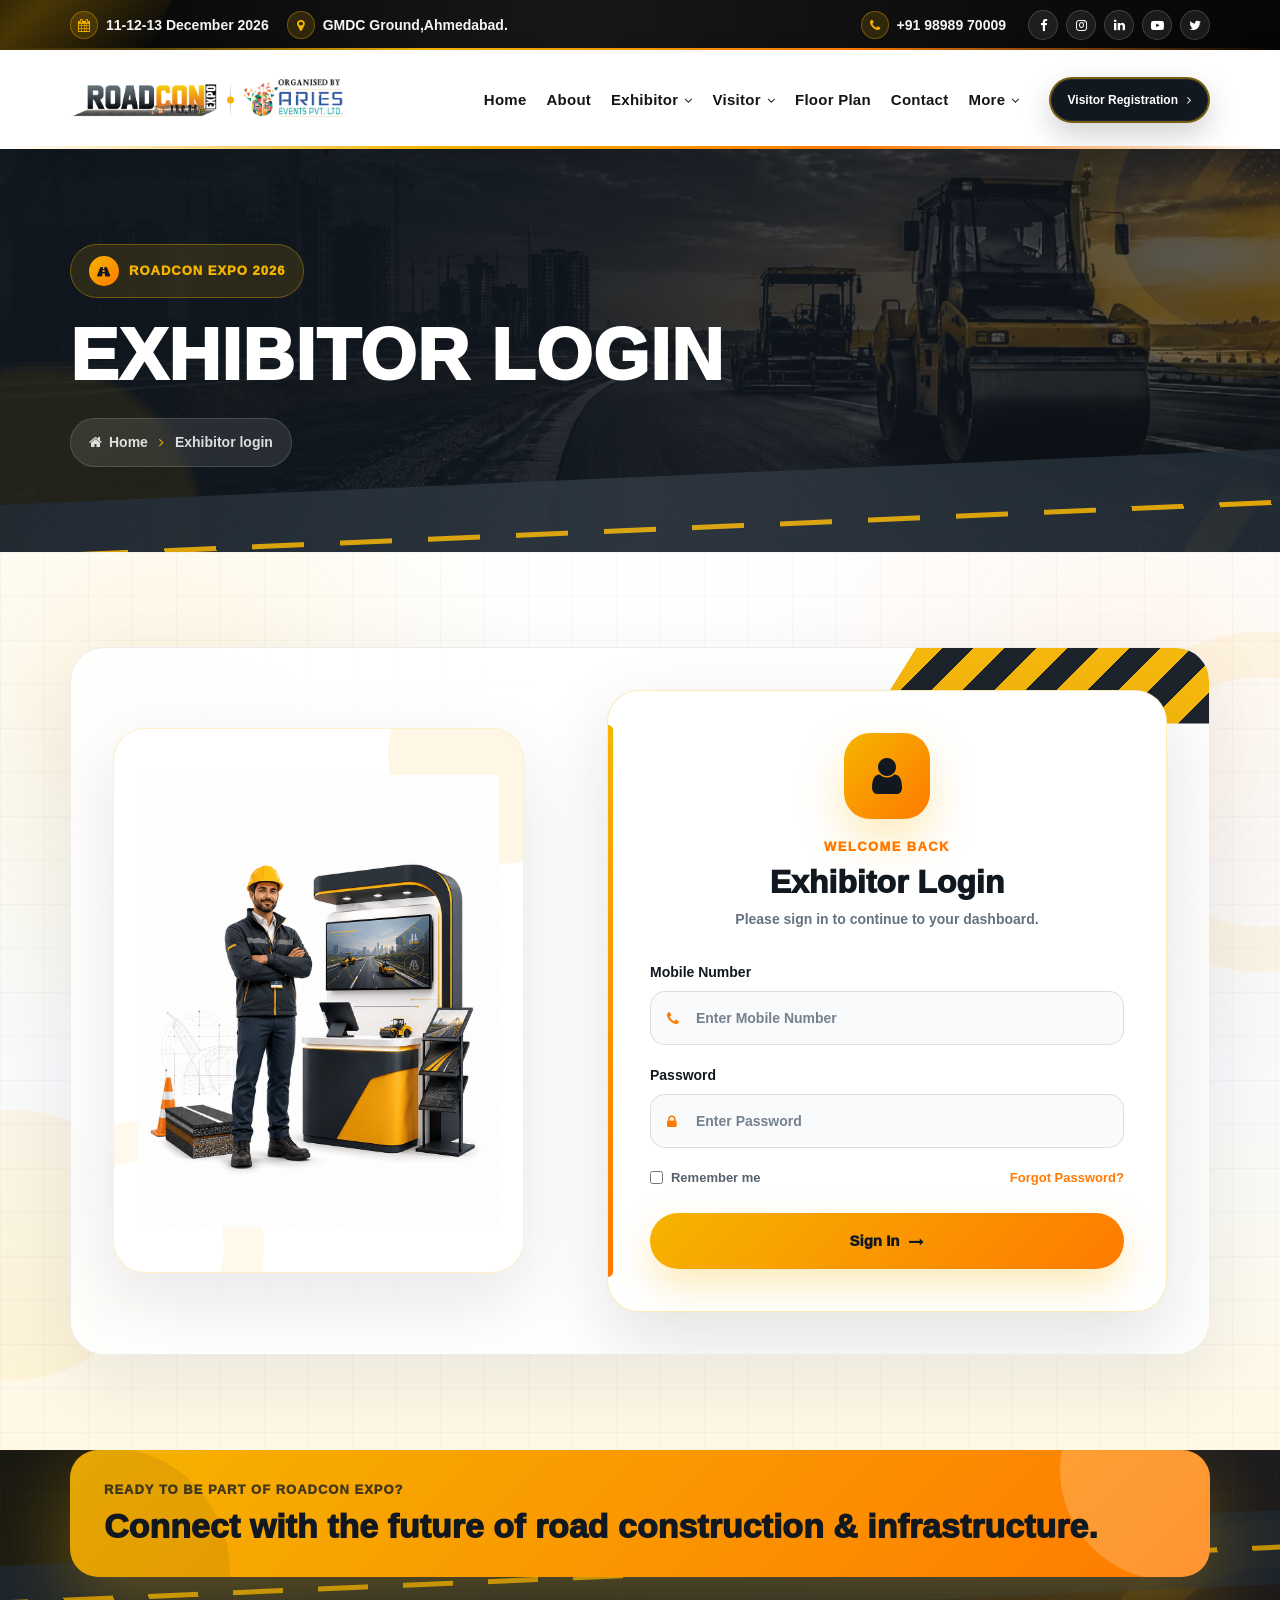
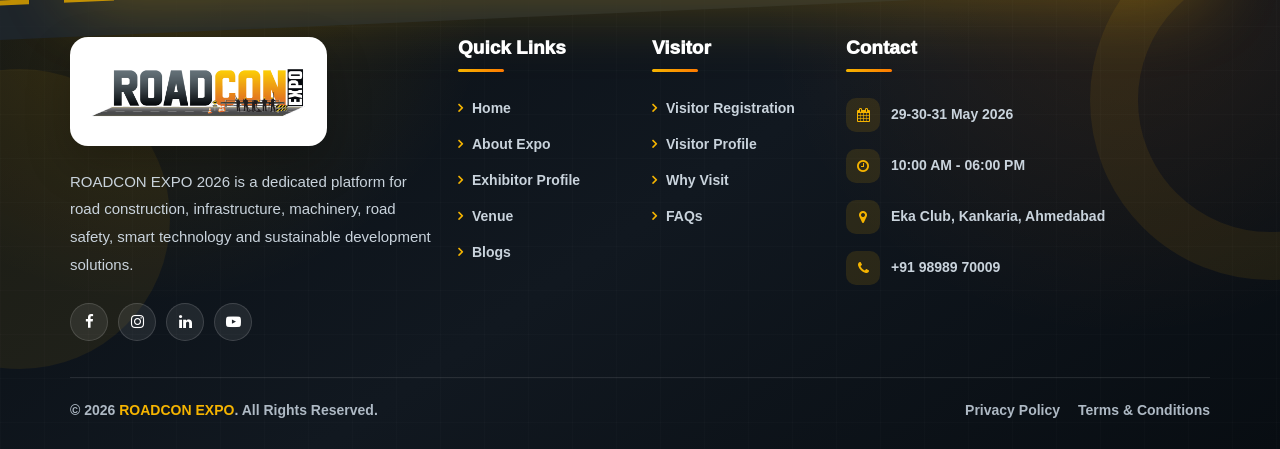
<file: exhibitor-login.html>
<!DOCTYPE html>
<html lang="en">

<head>
    <meta charset="UTF-8" />
    <meta name="viewport" content="width=device-width, initial-scale=1.0" />

    <title>ROADCON EXPO | Road Construction & Infrastructure Exhibition</title>

    <!-- Bootstrap CSS -->
    <link href="https://cdn.jsdelivr.net/npm/bootstrap@5.3.3/dist/css/bootstrap.min.css" rel="stylesheet" />

    <!-- Swiper CSS -->
    <link rel="stylesheet" href="https://cdn.jsdelivr.net/npm/swiper@11/swiper-bundle.min.css" />

    <!-- Font Awesome 4 CSS -->
    <link rel="stylesheet" href="https://cdnjs.cloudflare.com/ajax/libs/font-awesome/4.7.0/css/font-awesome.min.css" />

    <!-- AOS CSS -->
    <link href="https://cdn.jsdelivr.net/npm/aos@2.3.4/dist/aos.css" rel="stylesheet" />

    <!-- Custom CSS -->
    <link rel="stylesheet" href="assets/css/style.css" />
</head>

<body>
    <!-- Top Header -->
    <div class="top-header">
        <div class="container-fluid custom-container">
            <div class="row align-items-center">

                <div class="col-lg-7 col-md-12">
                    <div class="top-info">
                        <a href="#" class="top-info-item">
                            <i class="fa fa-calendar"></i>
                            <span>11-12-13 December 2026</span>
                        </a>

                        <a href="https://www.google.com/maps/search/?api=1&query=Ahmedabad+Gujarat" target="_blank"
                            class="top-info-item">
                            <i class="fa fa-map-marker"></i>
                            <span>GMDC Ground,Ahmedabad.</span>
                        </a>
                    </div>
                </div>

                <div class="col-lg-5 col-md-12">
                    <div class="top-social-wrap">
                        <a href="tel:+919898970009" class="top-phone">
                            <i class="fa fa-phone"></i>
                            <span>+91 98989 70009</span>
                        </a>

                        <div class="top-social">
                            <a href="https://www.facebook.com/" target="_blank" aria-label="Facebook">
                                <i class="fa fa-facebook"></i>
                            </a>

                            <a href="https://www.instagram.com/" target="_blank" aria-label="Instagram">
                                <i class="fa fa-instagram"></i>
                            </a>

                            <a href="https://www.linkedin.com/" target="_blank" aria-label="LinkedIn">
                                <i class="fa fa-linkedin"></i>
                            </a>

                            <a href="https://www.youtube.com/" target="_blank" aria-label="YouTube">
                                <i class="fa fa-youtube-play"></i>
                            </a>

                            <a href="https://twitter.com/" target="_blank" aria-label="Twitter">
                                <i class="fa fa-twitter"></i>
                            </a>
                        </div>
                    </div>
                </div>

            </div>
        </div>
    </div>

    <!-- Main Header -->
    <header class="main-header">
        <nav class="navbar navbar-expand-lg">
            <div class="container-fluid custom-container">

                <a class="navbar-brand brand-group" href="index.html">
                    <img class="brand-roadcon" src="assets/images/Roadcon-logo.png" alt="Roadcon Expo Logo" />

                    <span class="brand-separator"></span>

                    <img class="brand-organizer" src="assets/images/oraganizer-1.png" alt="Aries Events Logo" />
                </a>

                <button class="navbar-toggler custom-toggler" type="button" data-bs-toggle="collapse"
                    data-bs-target="#mainNavbar" aria-controls="mainNavbar" aria-expanded="false"
                    aria-label="Toggle navigation">
                    <span></span>
                    <span></span>
                    <span></span>
                </button>

                <div class="collapse navbar-collapse" id="mainNavbar">
                    <ul class="navbar-nav ms-auto align-items-lg-center">

                        <li class="nav-item">
                            <a class="nav-link " href="index.html">
                                <span>Home</span>
                            </a>
                        </li>

                        <li class="nav-item">
                            <a class="nav-link" href="about.html">
                                <span>About</span>
                            </a>
                        </li>

                        <li class="nav-item dropdown nav-mega">
                            <a class="nav-link dropdown-toggle" href="#" role="button" data-bs-toggle="dropdown">
                                <span>Exhibitor</span>
                                <i class="fa fa-angle-down nav-arrow"></i>
                            </a>

                            <ul class="dropdown-menu creative-dropdown">
                                <li>
                                    <a class="dropdown-item" href="become-exhibitor.html">
                                        <i class="fa fa-briefcase"></i>
                                        <div>
                                            <strong>Become an Exhibitor</strong>
                                            <small>Book your stall space</small>
                                        </div>
                                    </a>
                                </li>

                                <li>
                                    <a class="dropdown-item" href="#">
                                        <i class="fa fa-industry"></i>
                                        <div>
                                            <strong>Exhibitor Profile</strong>
                                            <small>Industry categories</small>
                                        </div>
                                    </a>
                                </li>

                                <li>
                                    <a class="dropdown-item" href="#">
                                        <i class="fa fa-line-chart"></i>
                                        <div>
                                            <strong>Why Exhibit</strong>
                                            <small>Growth & lead generation</small>
                                        </div>
                                    </a>
                                </li>

                                <li>
                                    <a class="dropdown-item" href="#">
                                        <i class="fa fa-bullhorn"></i>
                                        <div>
                                            <strong>Show Promotion Program</strong>
                                            <small>Brand visibility support</small>
                                        </div>
                                    </a>
                                </li>

                                <li>
                                    <a class="dropdown-item" href="exhibitor-login.html">
                                        <i class="fa fa-sign-in"></i>
                                        <div>
                                            <strong>Exhibitor Login</strong>
                                            <small>Access exhibitor panel</small>
                                        </div>
                                    </a>
                                </li>
                            </ul>
                        </li>

                        <li class="nav-item dropdown nav-mega">
                            <a class="nav-link dropdown-toggle" href="#" role="button" data-bs-toggle="dropdown">
                                <span>Visitor</span>
                                <i class="fa fa-angle-down nav-arrow"></i>
                            </a>

                            <ul class="dropdown-menu creative-dropdown">
                                <li>
                                    <a class="dropdown-item" href="#">
                                        <i class="fa fa-user-plus"></i>
                                        <div>
                                            <strong>Be a Visitor</strong>
                                            <small>Register for the expo</small>
                                        </div>
                                    </a>
                                </li>

                                <li>
                                    <a class="dropdown-item" href="#">
                                        <i class="fa fa-users"></i>
                                        <div>
                                            <strong>Visitor Profile</strong>
                                            <small>Who should attend</small>
                                        </div>
                                    </a>
                                </li>

                                <li>
                                    <a class="dropdown-item" href="#">
                                        <i class="fa fa-map-signs"></i>
                                        <div>
                                            <strong>Why Visit</strong>
                                            <small>Explore industry benefits</small>
                                        </div>
                                    </a>
                                </li>

                                
                            </ul>
                        </li>

                        <li class="nav-item">
                            <a class="nav-link" href="#">
                                <span>Floor Plan</span>
                            </a>
                        </li>

                        

                        <li class="nav-item">
                            <a class="nav-link" href="#">
                                <span>Contact</span>
                            </a>
                        </li>

                        <li class="nav-item dropdown nav-mega">
                            <a class="nav-link dropdown-toggle" href="#" role="button" data-bs-toggle="dropdown">
                                <span>More</span>
                                <i class="fa fa-angle-down nav-arrow"></i>
                            </a>

                            <ul class="dropdown-menu creative-dropdown small-dropdown">
                                <li>
                                    <a class="dropdown-item" href="#">
                                        <i class="fa fa-newspaper-o"></i>
                                        <div>
                                            <strong>Blogs</strong>
                                            <small>Latest updates</small>
                                        </div>
                                    </a>
                                </li>

                                <li>
                                    <a class="dropdown-item" href="#">
                                        <i class="fa fa-question-circle"></i>
                                        <div>
                                            <strong>FAQs</strong>
                                            <small>Common questions</small>
                                        </div>
                                    </a>
                                </li>
                            </ul>
                        </li>

                        <li class="nav-item ms-lg-3">
                            <a class="header-btn" href="#">
                                <span>Visitor Registration</span>
                                <i class="fa fa-angle-right" aria-hidden="true"></i>
                            </a>
                        </li>

                    </ul>
                </div>

            </div>
        </nav>
    </header>

    <!-- Inner Page Breadcrumb -->
    <section class="inner-breadcrumb-section">
        <div class="breadcrumb-bg-pattern"></div>
        <div class="breadcrumb-road-shape"></div>

        <div class="container-fluid custom-container">
            <div class="breadcrumb-content" data-aos="fade-up">

                <div class="breadcrumb-tag">
                    <i class="fa fa-road"></i>
                    <span>ROADCON EXPO 2026</span>
                </div>

                <h1>Exhibitor login</h1>

                <nav class="breadcrumb-nav" aria-label="breadcrumb">
                    <a href="index.html">
                        <i class="fa fa-home"></i>
                        Home
                    </a>

                    <span class="breadcrumb-separator">
                        <i class="fa fa-angle-right"></i>
                    </span>

                    <span>Exhibitor login</span>
                </nav>
            </div>
        </div>
    </section>

    <!-- Exhibitor Login Section -->
    <section class="exhibitor-login-section">
        <div class="login-bg-pattern"></div>

        <div class="container-fluid custom-container">
            <div class="login-wrapper" data-aos="fade-up">

                <div class="row align-items-center g-5">

                    <!-- Left Image Panel -->
                    <div class="col-lg-5">
                        <div class="login-left-image-panel" data-aos="fade-right">
                            <img src="assets/images/exhi-login.png" alt="Exhibitor Login Image">
                        </div>
                    </div>

                    <!-- Right Login Form -->
                    <div class="col-lg-7">
                        <div class="login-form-card" data-aos="fade-left">

                            <div class="login-form-header">
                                <div class="login-user-icon">
                                    <i class="fa fa-user"></i>
                                </div>

                                <span>Welcome Back</span>
                                <h3>Exhibitor Login</h3>
                                <p>Please sign in to continue to your dashboard.</p>
                            </div>

                            <form>

                                <div class="login-form-group">
                                    <label>Mobile Number</label>
                                    <div class="login-input-box">
                                        <i class="fa fa-phone"></i>
                                        <input type="text" class="form-control" placeholder="Enter Mobile Number">
                                    </div>
                                </div>

                                <div class="login-form-group">
                                    <label>Password</label>
                                    <div class="login-input-box">
                                        <i class="fa fa-lock"></i>
                                        <input type="password" class="form-control" placeholder="Enter Password">
                                    </div>
                                </div>

                                <div class="login-form-options">
                                    <label class="remember-box">
                                        <input type="checkbox">
                                        <span>Remember me</span>
                                    </label>

                                    <a href="#">Forgot Password?</a>
                                </div>

                                <button type="submit" class="login-submit-btn">
                                    <span>Sign In</span>
                                    <i class="fa fa-long-arrow-right"></i>
                                </button>

                            </form>

                        </div>
                    </div>

                </div>

            </div>
        </div>
    </section>

    <!-- Footer Section -->
    <footer class="roadcon-footer">
        <div class="footer-bg-pattern"></div>

        <div class="footer-road-line"></div>

        <div class="container-fluid custom-container">

            <!-- Footer CTA -->
            <div class="footer-top-cta" data-aos="fade-up">
                <div>
                    <span>Ready to be part of ROADCON EXPO?</span>
                    <h3>Connect with the future of road construction & infrastructure.</h3>
                </div>

                <!-- <a href="#" class="footer-cta-btn">
        <span>Register Now</span>
        <i class="fa fa-long-arrow-right"></i>
      </a> -->
            </div>

            <div class="footer-main">
                <div class="row g-4">

                    <!-- Footer About -->
                    <div class="col-lg-4 col-md-6">
                        <div class="footer-widget footer-about">
                            <a href="index.html" class="footer-logo">
                                <img src="assets/images/Roadcon-logo.png" alt="Roadcon Expo Logo">
                            </a>

                            <p>
                                ROADCON EXPO 2026 is a dedicated platform for road construction,
                                infrastructure, machinery, road safety, smart technology and
                                sustainable development solutions.
                            </p>

                            <div class="footer-social">
                                <a href="https://www.facebook.com/" target="_blank" aria-label="Facebook">
                                    <i class="fa fa-facebook"></i>
                                </a>

                                <a href="https://www.instagram.com/" target="_blank" aria-label="Instagram">
                                    <i class="fa fa-instagram"></i>
                                </a>

                                <a href="https://www.linkedin.com/" target="_blank" aria-label="LinkedIn">
                                    <i class="fa fa-linkedin"></i>
                                </a>

                                <a href="https://www.youtube.com/" target="_blank" aria-label="YouTube">
                                    <i class="fa fa-youtube-play"></i>
                                </a>
                            </div>
                        </div>
                    </div>

                    <!-- Quick Links -->
                    <div class="col-lg-2 col-md-6">
                        <div class="footer-widget">
                            <h4>Quick Links</h4>

                            <ul class="footer-links">
                                <li><a href="index.html">Home</a></li>
                                <li><a href="about.html">About Expo</a></li>
                                <li><a href="#exhibitor-profile">Exhibitor Profile</a></li>
                                <li><a href="#venue">Venue</a></li>
                                <li><a href="#">Blogs</a></li>
                            </ul>
                        </div>
                    </div>



                    <!-- Visitor -->
                    <div class="col-lg-2 col-md-6">
                        <div class="footer-widget">
                            <h4>Visitor</h4>

                            <ul class="footer-links">
                                <li><a href="#">Visitor Registration</a></li>
                                <li><a href="#">Visitor Profile</a></li>
                                <li><a href="#">Why Visit</a></li>
                                <li><a href="#">FAQs</a></li>

                            </ul>
                        </div>
                    </div>

                    <!-- Contact -->
                    <div class="col-lg-3 col-md-6">
                        <div class="footer-widget footer-contact">
                            <h4>Contact</h4>

                            <div class="footer-contact-item">
                                <i class="fa fa-calendar"></i>
                                <span>29-30-31 May 2026</span>
                            </div>

                            <div class="footer-contact-item">
                                <i class="fa fa-clock-o"></i>
                                <span>10:00 AM - 06:00 PM</span>
                            </div>

                            <div class="footer-contact-item">
                                <i class="fa fa-map-marker"></i>
                                <span>Eka Club, Kankaria, Ahmedabad</span>
                            </div>

                            <div class="footer-contact-item">
                                <i class="fa fa-phone"></i>
                                <a href="tel:+919898970009">+91 98989 70009</a>
                            </div>
                        </div>
                    </div>

                </div>
            </div>

            <!-- Footer Bottom -->
            <div class="footer-bottom">
                <p>
                    © 2026 <strong>ROADCON EXPO</strong>. All Rights Reserved.
                </p>

                <div class="footer-bottom-links">
                    <a href="#">Privacy Policy</a>
                    <a href="#">Terms & Conditions</a>
                </div>
            </div>

        </div>
    </footer>

    <!-- Bootstrap JS -->
    <script src="https://cdn.jsdelivr.net/npm/bootstrap@5.3.3/dist/js/bootstrap.bundle.min.js">
    </script>

    <!-- Swiper JS -->
    <script src="https://cdn.jsdelivr.net/npm/swiper@11/swiper-bundle.min.js"></script>

    <!-- AOS JS -->
    <script src="https://cdn.jsdelivr.net/npm/aos@2.3.4/dist/aos.js">
    </script>

    <!-- Custom JS -->
    <script src="assets/js/main.js"></script>
</body>

</html>
</file>
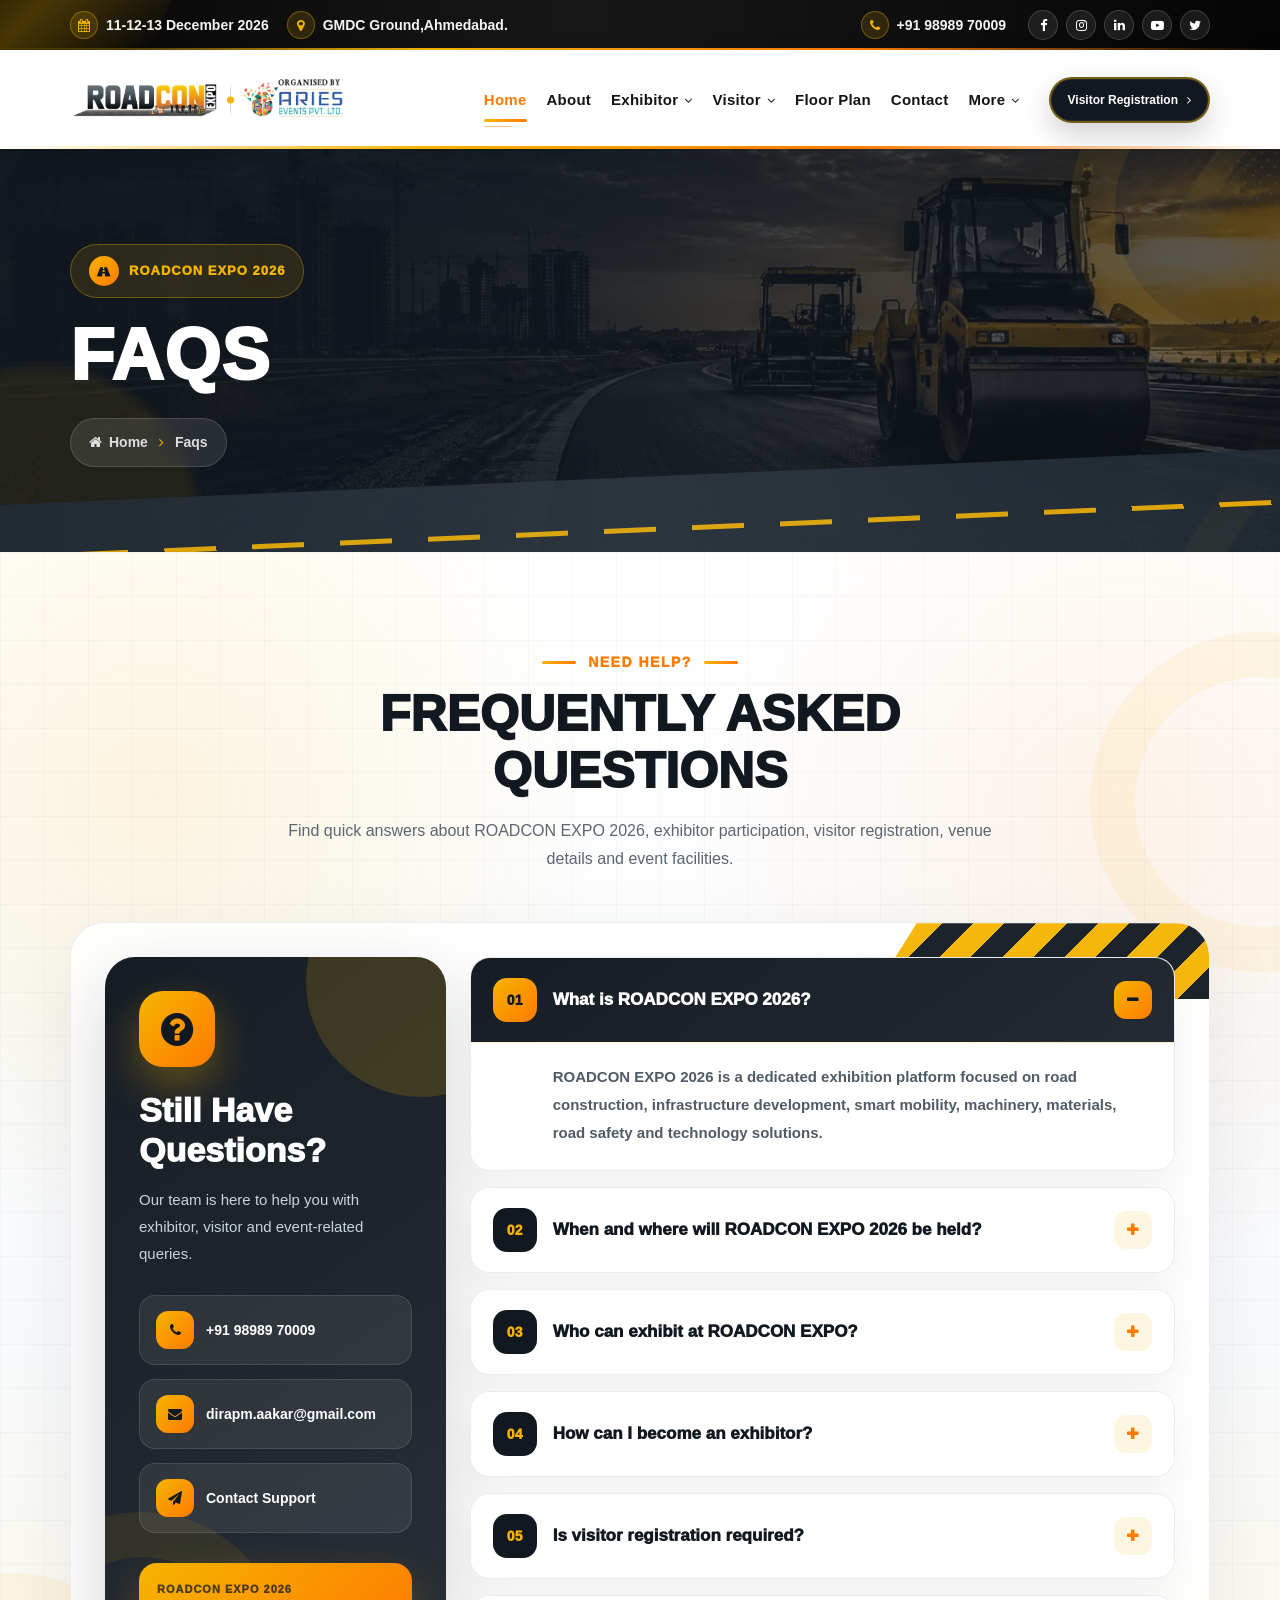
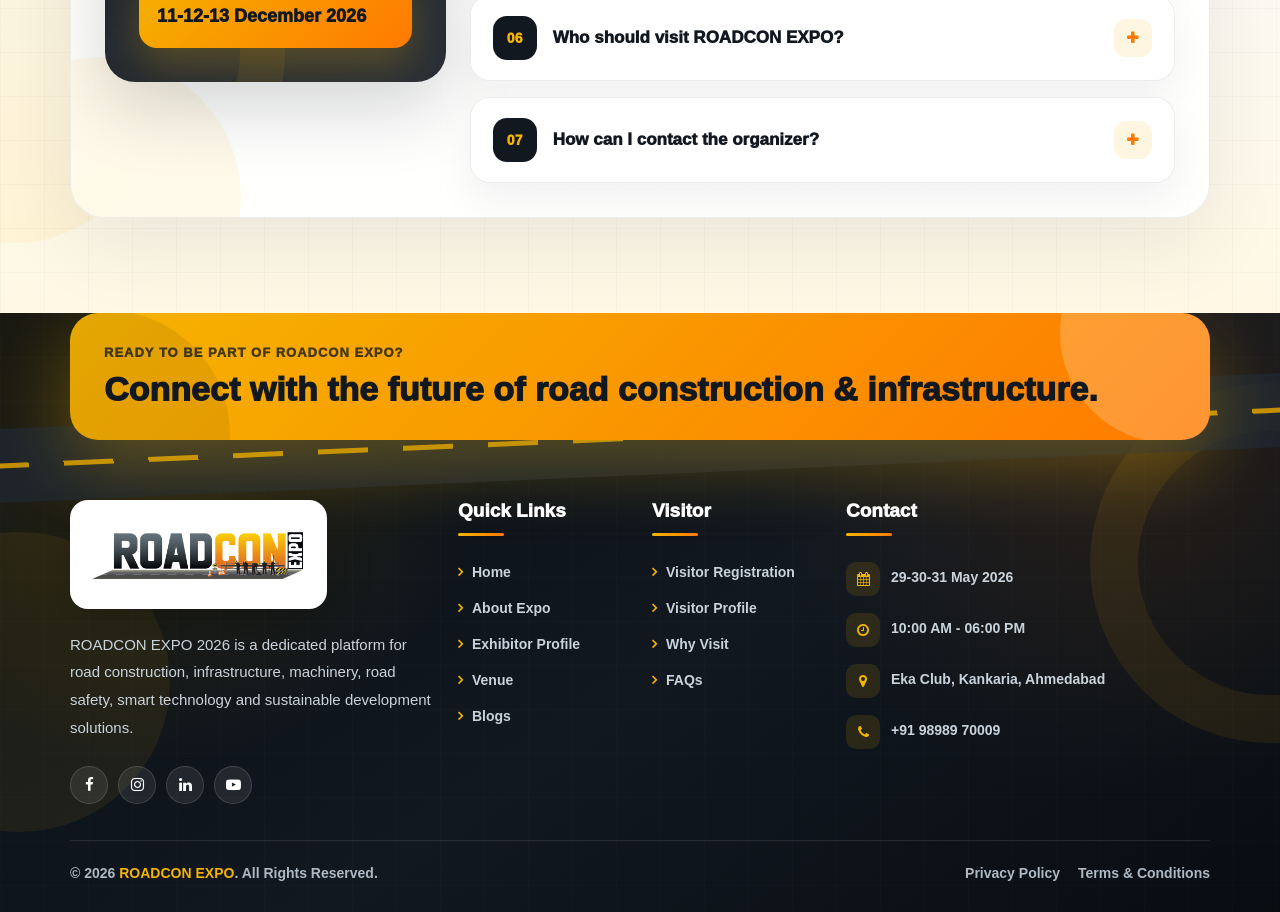
<file: faqs.html>
<!DOCTYPE html>
<html lang="en">

<head>
    <meta charset="UTF-8" />
    <meta name="viewport" content="width=device-width, initial-scale=1.0" />

    <title>ROADCON EXPO | Road Construction & Infrastructure Exhibition</title>

    <!-- Bootstrap CSS -->
    <link href="https://cdn.jsdelivr.net/npm/bootstrap@5.3.3/dist/css/bootstrap.min.css" rel="stylesheet" />

    <!-- Swiper CSS -->
    <link rel="stylesheet" href="https://cdn.jsdelivr.net/npm/swiper@11/swiper-bundle.min.css" />

    <!-- Font Awesome 4 CSS -->
    <link rel="stylesheet" href="https://cdnjs.cloudflare.com/ajax/libs/font-awesome/4.7.0/css/font-awesome.min.css" />

    <!-- AOS CSS -->
    <link href="https://cdn.jsdelivr.net/npm/aos@2.3.4/dist/aos.css" rel="stylesheet" />

    <!-- Custom CSS -->
    <link rel="stylesheet" href="assets/css/style.css" />
</head>

<body>
    <!-- Top Header -->
    <div class="top-header">
        <div class="container-fluid custom-container">
            <div class="row align-items-center">

                <div class="col-lg-7 col-md-12">
                    <div class="top-info">
                        <a href="#" class="top-info-item">
                            <i class="fa fa-calendar"></i>
                            <span>11-12-13 December 2026</span>
                        </a>

                        <a href="https://www.google.com/maps/search/?api=1&query=Ahmedabad+Gujarat" target="_blank"
                            class="top-info-item">
                            <i class="fa fa-map-marker"></i>
                            <span>GMDC Ground,Ahmedabad.</span>
                        </a>
                    </div>
                </div>

                <div class="col-lg-5 col-md-12">
                    <div class="top-social-wrap">
                        <a href="tel:+919898970009" class="top-phone">
                            <i class="fa fa-phone"></i>
                            <span>+91 98989 70009</span>
                        </a>

                        <div class="top-social">
                            <a href="https://www.facebook.com/" target="_blank" aria-label="Facebook">
                                <i class="fa fa-facebook"></i>
                            </a>

                            <a href="https://www.instagram.com/" target="_blank" aria-label="Instagram">
                                <i class="fa fa-instagram"></i>
                            </a>

                            <a href="https://www.linkedin.com/" target="_blank" aria-label="LinkedIn">
                                <i class="fa fa-linkedin"></i>
                            </a>

                            <a href="https://www.youtube.com/" target="_blank" aria-label="YouTube">
                                <i class="fa fa-youtube-play"></i>
                            </a>

                            <a href="https://twitter.com/" target="_blank" aria-label="Twitter">
                                <i class="fa fa-twitter"></i>
                            </a>
                        </div>
                    </div>
                </div>

            </div>
        </div>
    </div>

    <!-- Main Header -->
    <header class="main-header">
        <nav class="navbar navbar-expand-lg">
            <div class="container-fluid custom-container">

                <a class="navbar-brand brand-group" href="index.html">
                    <img class="brand-roadcon" src="assets/images/Roadcon-logo.png" alt="Roadcon Expo Logo" />

                    <span class="brand-separator"></span>

                    <img class="brand-organizer" src="assets/images/oraganizer-1.png" alt="Aries Events Logo" />
                </a>

                <button class="navbar-toggler custom-toggler" type="button" data-bs-toggle="collapse"
                    data-bs-target="#mainNavbar" aria-controls="mainNavbar" aria-expanded="false"
                    aria-label="Toggle navigation">
                    <span></span>
                    <span></span>
                    <span></span>
                </button>

                <div class="collapse navbar-collapse" id="mainNavbar">
                    <ul class="navbar-nav ms-auto align-items-lg-center">

                        <li class="nav-item">
                            <a class="nav-link active" href="index.html">
                                <span>Home</span>
                            </a>
                        </li>

                        <li class="nav-item">
                            <a class="nav-link" href="about.html">
                                <span>About</span>
                            </a>
                        </li>

                        <li class="nav-item dropdown nav-mega">
                            <a class="nav-link dropdown-toggle" href="#" role="button" data-bs-toggle="dropdown">
                                <span>Exhibitor</span>
                                <i class="fa fa-angle-down nav-arrow"></i>
                            </a>

                            <ul class="dropdown-menu creative-dropdown">
                                <li>
                                    <a class="dropdown-item" href="become-exhibitor.html">
                                        <i class="fa fa-briefcase"></i>
                                        <div>
                                            <strong>Become an Exhibitor</strong>
                                            <small>Book your stall space</small>
                                        </div>
                                    </a>
                                </li>

                                <li>
                                    <a class="dropdown-item" href="exhibitor-profile.html">
                                        <i class="fa fa-industry"></i>
                                        <div>
                                            <strong>Exhibitor Profile</strong>
                                            <small>Industry categories</small>
                                        </div>
                                    </a>
                                </li>

                                <li>
                                    <a class="dropdown-item" href="why-exhibit.html">
                                        <i class="fa fa-line-chart"></i>
                                        <div>
                                            <strong>Why Exhibit</strong>
                                            <small>Growth & lead generation</small>
                                        </div>
                                    </a>
                                </li>

                                <li>
                                    <a class="dropdown-item" href="show-program.html">
                                        <i class="fa fa-bullhorn"></i>
                                        <div>
                                            <strong>Show Promotion Program</strong>
                                            <small>Brand visibility support</small>
                                        </div>
                                    </a>
                                </li>

                                <li>
                                    <a class="dropdown-item" href="exhibitor-login.html">
                                        <i class="fa fa-sign-in"></i>
                                        <div>
                                            <strong>Exhibitor Login</strong>
                                            <small>Access exhibitor panel</small>
                                        </div>
                                    </a>
                                </li>
                            </ul>
                        </li>

                        <li class="nav-item dropdown nav-mega">
                            <a class="nav-link dropdown-toggle" href="#" role="button" data-bs-toggle="dropdown">
                                <span>Visitor</span>
                                <i class="fa fa-angle-down nav-arrow"></i>
                            </a>

                            <ul class="dropdown-menu creative-dropdown">
                                <li>
                                    <a class="dropdown-item" href="become-visitor.html">
                                        <i class="fa fa-user-plus"></i>
                                        <div>
                                            <strong>Be a Visitor</strong>
                                            <small>Register for the expo</small>
                                        </div>
                                    </a>
                                </li>

                                <li>
                                    <a class="dropdown-item" href="visitor-profile.html">
                                        <i class="fa fa-users"></i>
                                        <div>
                                            <strong>Visitor Profile</strong>
                                            <small>Who should attend</small>
                                        </div>
                                    </a>
                                </li>

                                <li>
                                    <a class="dropdown-item" href="#">
                                        <i class="fa fa-map-signs"></i>
                                        <div>
                                            <strong>Why Visit</strong>
                                            <small>Explore industry benefits</small>
                                        </div>
                                    </a>
                                </li>


                            </ul>
                        </li>

                        <li class="nav-item">
                            <a class="nav-link" href="#">
                                <span>Floor Plan</span>
                            </a>
                        </li>

                        

                        <li class="nav-item">
                            <a class="nav-link" href="contact-us.html">
                                <span>Contact</span>
                            </a>
                        </li>

                        <li class="nav-item dropdown nav-mega">
                            <a class="nav-link dropdown-toggle" href="#" role="button" data-bs-toggle="dropdown">
                                <span>More</span>
                                <i class="fa fa-angle-down nav-arrow"></i>
                            </a>

                            <ul class="dropdown-menu creative-dropdown small-dropdown">
                                <li>
                                    <a class="dropdown-item" href="blog.html">
                                        <i class="fa fa-newspaper-o"></i>
                                        <div>
                                            <strong>Blogs</strong>
                                            <small>Latest updates</small>
                                        </div>
                                    </a>
                                </li>

                                <li>
                                    <a class="dropdown-item" href="faqs.html">
                                        <i class="fa fa-question-circle"></i>
                                        <div>
                                            <strong>FAQs</strong>
                                            <small>Common questions</small>
                                        </div>
                                    </a>
                                </li>
                            </ul>
                        </li>

                        <li class="nav-item ms-lg-3">
                            <a class="header-btn" href="#">
                                <span>Visitor Registration</span>
                                <i class="fa fa-angle-right" aria-hidden="true"></i>
                            </a>
                        </li>

                    </ul>
                </div>

            </div>
        </nav>
    </header>

    <!-- Inner Page Breadcrumb -->
    <section class="inner-breadcrumb-section">
        <div class="breadcrumb-bg-pattern"></div>
        <div class="breadcrumb-road-shape"></div>

        <div class="container-fluid custom-container">
            <div class="breadcrumb-content" data-aos="fade-up">

                <div class="breadcrumb-tag">
                    <i class="fa fa-road"></i>
                    <span>ROADCON EXPO 2026</span>
                </div>

                <h1>faqs</h1>

                <nav class="breadcrumb-nav" aria-label="breadcrumb">
                    <a href="index.html">
                        <i class="fa fa-home"></i>
                        Home
                    </a>

                    <span class="breadcrumb-separator">
                        <i class="fa fa-angle-right"></i>
                    </span>

                    <span>Faqs</span>
                </nav>
            </div>
        </div>
    </section>

    <!-- FAQ Page Section -->
    <section class="faq-page-section">
        <div class="faq-page-pattern"></div>

        <div class="container-fluid custom-container">

            <div class="row justify-content-center">
                <div class="col-xl-8 col-lg-10 text-center">
                    <div class="faq-page-heading" data-aos="fade-up">
                        <span>Need Help?</span>
                        <h2>Frequently Asked Questions</h2>
                        <p>
                            Find quick answers about ROADCON EXPO 2026, exhibitor participation,
                            visitor registration, venue details and event facilities.
                        </p>
                    </div>
                </div>
            </div>

            <div class="faq-wrapper" data-aos="fade-up" data-aos-delay="100">
                <div class="row g-4 align-items-start">

                    <!-- Left Help Panel -->
                    <div class="col-lg-4">
                        <div class="faq-left-panel">

                            <div class="faq-help-icon">
                                <i class="fa fa-question-circle"></i>
                            </div>

                            <h3>Still Have Questions?</h3>

                            <p>
                                Our team is here to help you with exhibitor, visitor and event-related queries.
                            </p>

                            <div class="faq-contact-list">
                                <a href="tel:+919898970009">
                                    <i class="fa fa-phone"></i>
                                    <span>+91 98989 70009</span>
                                </a>

                                <a href="mailto:dirapm.aakar@gmail.com">
                                    <i class="fa fa-envelope"></i>
                                    <span>dirapm.aakar@gmail.com</span>
                                </a>

                                <a href="contact-us.html">
                                    <i class="fa fa-paper-plane"></i>
                                    <span>Contact Support</span>
                                </a>
                            </div>

                            <div class="faq-event-strip">
                                <small>ROADCON EXPO 2026</small>
                                <strong>11-12-13 December 2026</strong>
                            </div>

                        </div>
                    </div>

                    <!-- Right FAQ Accordion -->
                    <div class="col-lg-8">
                        <div class="faq-accordion-area">

                            <div class="accordion roadcon-faq-accordion" id="roadconFaqAccordion">

                                <!-- FAQ 1 -->
                                <div class="accordion-item faq-item">
                                    <h2 class="accordion-header" id="faqHeadingOne">
                                        <button class="accordion-button" type="button" data-bs-toggle="collapse"
                                            data-bs-target="#faqCollapseOne" aria-expanded="true"
                                            aria-controls="faqCollapseOne">
                                            <span class="faq-number">01</span>
                                            What is ROADCON EXPO 2026?
                                        </button>
                                    </h2>

                                    <div id="faqCollapseOne" class="accordion-collapse collapse show"
                                        aria-labelledby="faqHeadingOne" data-bs-parent="#roadconFaqAccordion">
                                        <div class="accordion-body">
                                            ROADCON EXPO 2026 is a dedicated exhibition platform focused on road
                                            construction, infrastructure development, smart mobility, machinery,
                                            materials, road safety and technology solutions.
                                        </div>
                                    </div>
                                </div>

                                <!-- FAQ 2 -->
                                <div class="accordion-item faq-item">
                                    <h2 class="accordion-header" id="faqHeadingTwo">
                                        <button class="accordion-button collapsed" type="button"
                                            data-bs-toggle="collapse" data-bs-target="#faqCollapseTwo"
                                            aria-expanded="false" aria-controls="faqCollapseTwo">
                                            <span class="faq-number">02</span>
                                            When and where will ROADCON EXPO 2026 be held?
                                        </button>
                                    </h2>

                                    <div id="faqCollapseTwo" class="accordion-collapse collapse"
                                        aria-labelledby="faqHeadingTwo" data-bs-parent="#roadconFaqAccordion">
                                        <div class="accordion-body">
                                            ROADCON EXPO 2026 will be held on 29-30-31 May 2026 at
                                            Eka Club, Kankaria, Ahmedabad, Gujarat.
                                        </div>
                                    </div>
                                </div>

                                <!-- FAQ 3 -->
                                <div class="accordion-item faq-item">
                                    <h2 class="accordion-header" id="faqHeadingThree">
                                        <button class="accordion-button collapsed" type="button"
                                            data-bs-toggle="collapse" data-bs-target="#faqCollapseThree"
                                            aria-expanded="false" aria-controls="faqCollapseThree">
                                            <span class="faq-number">03</span>
                                            Who can exhibit at ROADCON EXPO?
                                        </button>
                                    </h2>

                                    <div id="faqCollapseThree" class="accordion-collapse collapse"
                                        aria-labelledby="faqHeadingThree" data-bs-parent="#roadconFaqAccordion">
                                        <div class="accordion-body">
                                            Companies related to road construction equipment, machinery, asphalt,
                                            bitumen, safety products, smart infrastructure, construction materials,
                                            technology, automation and infrastructure solutions can participate as
                                            exhibitors.
                                        </div>
                                    </div>
                                </div>

                                <!-- FAQ 4 -->
                                <div class="accordion-item faq-item">
                                    <h2 class="accordion-header" id="faqHeadingFour">
                                        <button class="accordion-button collapsed" type="button"
                                            data-bs-toggle="collapse" data-bs-target="#faqCollapseFour"
                                            aria-expanded="false" aria-controls="faqCollapseFour">
                                            <span class="faq-number">04</span>
                                            How can I become an exhibitor?
                                        </button>
                                    </h2>

                                    <div id="faqCollapseFour" class="accordion-collapse collapse"
                                        aria-labelledby="faqHeadingFour" data-bs-parent="#roadconFaqAccordion">
                                        <div class="accordion-body">
                                            You can fill out the Become an Exhibitor form on the website with your
                                            company details, contact information and stall requirement. The ROADCON
                                            team will contact you with further details.
                                        </div>
                                    </div>
                                </div>

                                <!-- FAQ 5 -->
                                <div class="accordion-item faq-item">
                                    <h2 class="accordion-header" id="faqHeadingFive">
                                        <button class="accordion-button collapsed" type="button"
                                            data-bs-toggle="collapse" data-bs-target="#faqCollapseFive"
                                            aria-expanded="false" aria-controls="faqCollapseFive">
                                            <span class="faq-number">05</span>
                                            Is visitor registration required?
                                        </button>
                                    </h2>

                                    <div id="faqCollapseFive" class="accordion-collapse collapse"
                                        aria-labelledby="faqHeadingFive" data-bs-parent="#roadconFaqAccordion">
                                        <div class="accordion-body">
                                            Yes, visitors should complete online registration before attending the expo.
                                            This helps ensure smooth entry and better visitor management at the venue.
                                        </div>
                                    </div>
                                </div>

                                <!-- FAQ 6 -->
                                <div class="accordion-item faq-item">
                                    <h2 class="accordion-header" id="faqHeadingSix">
                                        <button class="accordion-button collapsed" type="button"
                                            data-bs-toggle="collapse" data-bs-target="#faqCollapseSix"
                                            aria-expanded="false" aria-controls="faqCollapseSix">
                                            <span class="faq-number">06</span>
                                            Who should visit ROADCON EXPO?
                                        </button>
                                    </h2>

                                    <div id="faqCollapseSix" class="accordion-collapse collapse"
                                        aria-labelledby="faqHeadingSix" data-bs-parent="#roadconFaqAccordion">
                                        <div class="accordion-body">
                                            Contractors, builders, engineers, consultants, government authorities,
                                            project managers, infrastructure companies, road safety professionals,
                                            purchase teams and technology solution providers can visit ROADCON EXPO.
                                        </div>
                                    </div>
                                </div>

                                <!-- FAQ 7 -->
                                <div class="accordion-item faq-item">
                                    <h2 class="accordion-header" id="faqHeadingSeven">
                                        <button class="accordion-button collapsed" type="button"
                                            data-bs-toggle="collapse" data-bs-target="#faqCollapseSeven"
                                            aria-expanded="false" aria-controls="faqCollapseSeven">
                                            <span class="faq-number">07</span>
                                            How can I contact the organizer?
                                        </button>
                                    </h2>

                                    <div id="faqCollapseSeven" class="accordion-collapse collapse"
                                        aria-labelledby="faqHeadingSeven" data-bs-parent="#roadconFaqAccordion">
                                        <div class="accordion-body">
                                            You can contact the organizer by phone at +91 98989 70009 or email at
                                            dirapm.aakar@gmail.com for event, exhibitor or visitor-related enquiries.
                                        </div>
                                    </div>
                                </div>

                            </div>

                        </div>
                    </div>

                </div>
            </div>

        </div>
    </section>

    <!-- Footer Section -->
    <footer class="roadcon-footer">
        <div class="footer-bg-pattern"></div>

        <div class="footer-road-line"></div>

        <div class="container-fluid custom-container">

            <!-- Footer CTA -->
            <div class="footer-top-cta" data-aos="fade-up">
                <div>
                    <span>Ready to be part of ROADCON EXPO?</span>
                    <h3>Connect with the future of road construction & infrastructure.</h3>
                </div>

                <!-- <a href="#" class="footer-cta-btn">
        <span>Register Now</span>
        <i class="fa fa-long-arrow-right"></i>
      </a> -->
            </div>

            <div class="footer-main">
                <div class="row g-4">

                    <!-- Footer About -->
                    <div class="col-lg-4 col-md-6">
                        <div class="footer-widget footer-about">
                            <a href="index.html" class="footer-logo">
                                <img src="assets/images/Roadcon-logo.png" alt="Roadcon Expo Logo">
                            </a>

                            <p>
                                ROADCON EXPO 2026 is a dedicated platform for road construction,
                                infrastructure, machinery, road safety, smart technology and
                                sustainable development solutions.
                            </p>

                            <div class="footer-social">
                                <a href="https://www.facebook.com/" target="_blank" aria-label="Facebook">
                                    <i class="fa fa-facebook"></i>
                                </a>

                                <a href="https://www.instagram.com/" target="_blank" aria-label="Instagram">
                                    <i class="fa fa-instagram"></i>
                                </a>

                                <a href="https://www.linkedin.com/" target="_blank" aria-label="LinkedIn">
                                    <i class="fa fa-linkedin"></i>
                                </a>

                                <a href="https://www.youtube.com/" target="_blank" aria-label="YouTube">
                                    <i class="fa fa-youtube-play"></i>
                                </a>
                            </div>
                        </div>
                    </div>

                    <!-- Quick Links -->
                    <div class="col-lg-2 col-md-6">
                        <div class="footer-widget">
                            <h4>Quick Links</h4>

                            <ul class="footer-links">
                                <li><a href="index.html">Home</a></li>
                                <li><a href="about.html">About Expo</a></li>
                                <li><a href="#exhibitor-profile">Exhibitor Profile</a></li>
                                <li><a href="#venue">Venue</a></li>
                                <li><a href="#">Blogs</a></li>
                            </ul>
                        </div>
                    </div>



                    <!-- Visitor -->
                    <div class="col-lg-2 col-md-6">
                        <div class="footer-widget">
                            <h4>Visitor</h4>

                            <ul class="footer-links">
                                <li><a href="#">Visitor Registration</a></li>
                                <li><a href="#">Visitor Profile</a></li>
                                <li><a href="#">Why Visit</a></li>
                                <li><a href="#">FAQs</a></li>

                            </ul>
                        </div>
                    </div>

                    <!-- Contact -->
                    <div class="col-lg-3 col-md-6">
                        <div class="footer-widget footer-contact">
                            <h4>Contact</h4>

                            <div class="footer-contact-item">
                                <i class="fa fa-calendar"></i>
                                <span>29-30-31 May 2026</span>
                            </div>

                            <div class="footer-contact-item">
                                <i class="fa fa-clock-o"></i>
                                <span>10:00 AM - 06:00 PM</span>
                            </div>

                            <div class="footer-contact-item">
                                <i class="fa fa-map-marker"></i>
                                <span>Eka Club, Kankaria, Ahmedabad</span>
                            </div>

                            <div class="footer-contact-item">
                                <i class="fa fa-phone"></i>
                                <a href="tel:+919898970009">+91 98989 70009</a>
                            </div>
                        </div>
                    </div>

                </div>
            </div>

            <!-- Footer Bottom -->
            <div class="footer-bottom">
                <p>
                    © 2026 <strong>ROADCON EXPO</strong>. All Rights Reserved.
                </p>

                <div class="footer-bottom-links">
                    <a href="#">Privacy Policy</a>
                    <a href="#">Terms & Conditions</a>
                </div>
            </div>

        </div>
    </footer>

    <!-- Bootstrap JS -->
    <script src="https://cdn.jsdelivr.net/npm/bootstrap@5.3.3/dist/js/bootstrap.bundle.min.js">
    </script>

    <!-- Swiper JS -->
    <script src="https://cdn.jsdelivr.net/npm/swiper@11/swiper-bundle.min.js"></script>

    <!-- AOS JS -->
    <script src="https://cdn.jsdelivr.net/npm/aos@2.3.4/dist/aos.js">
    </script>

    <!-- Custom JS -->
    <script src="assets/js/main.js"></script>
</body>

</html>
</file>
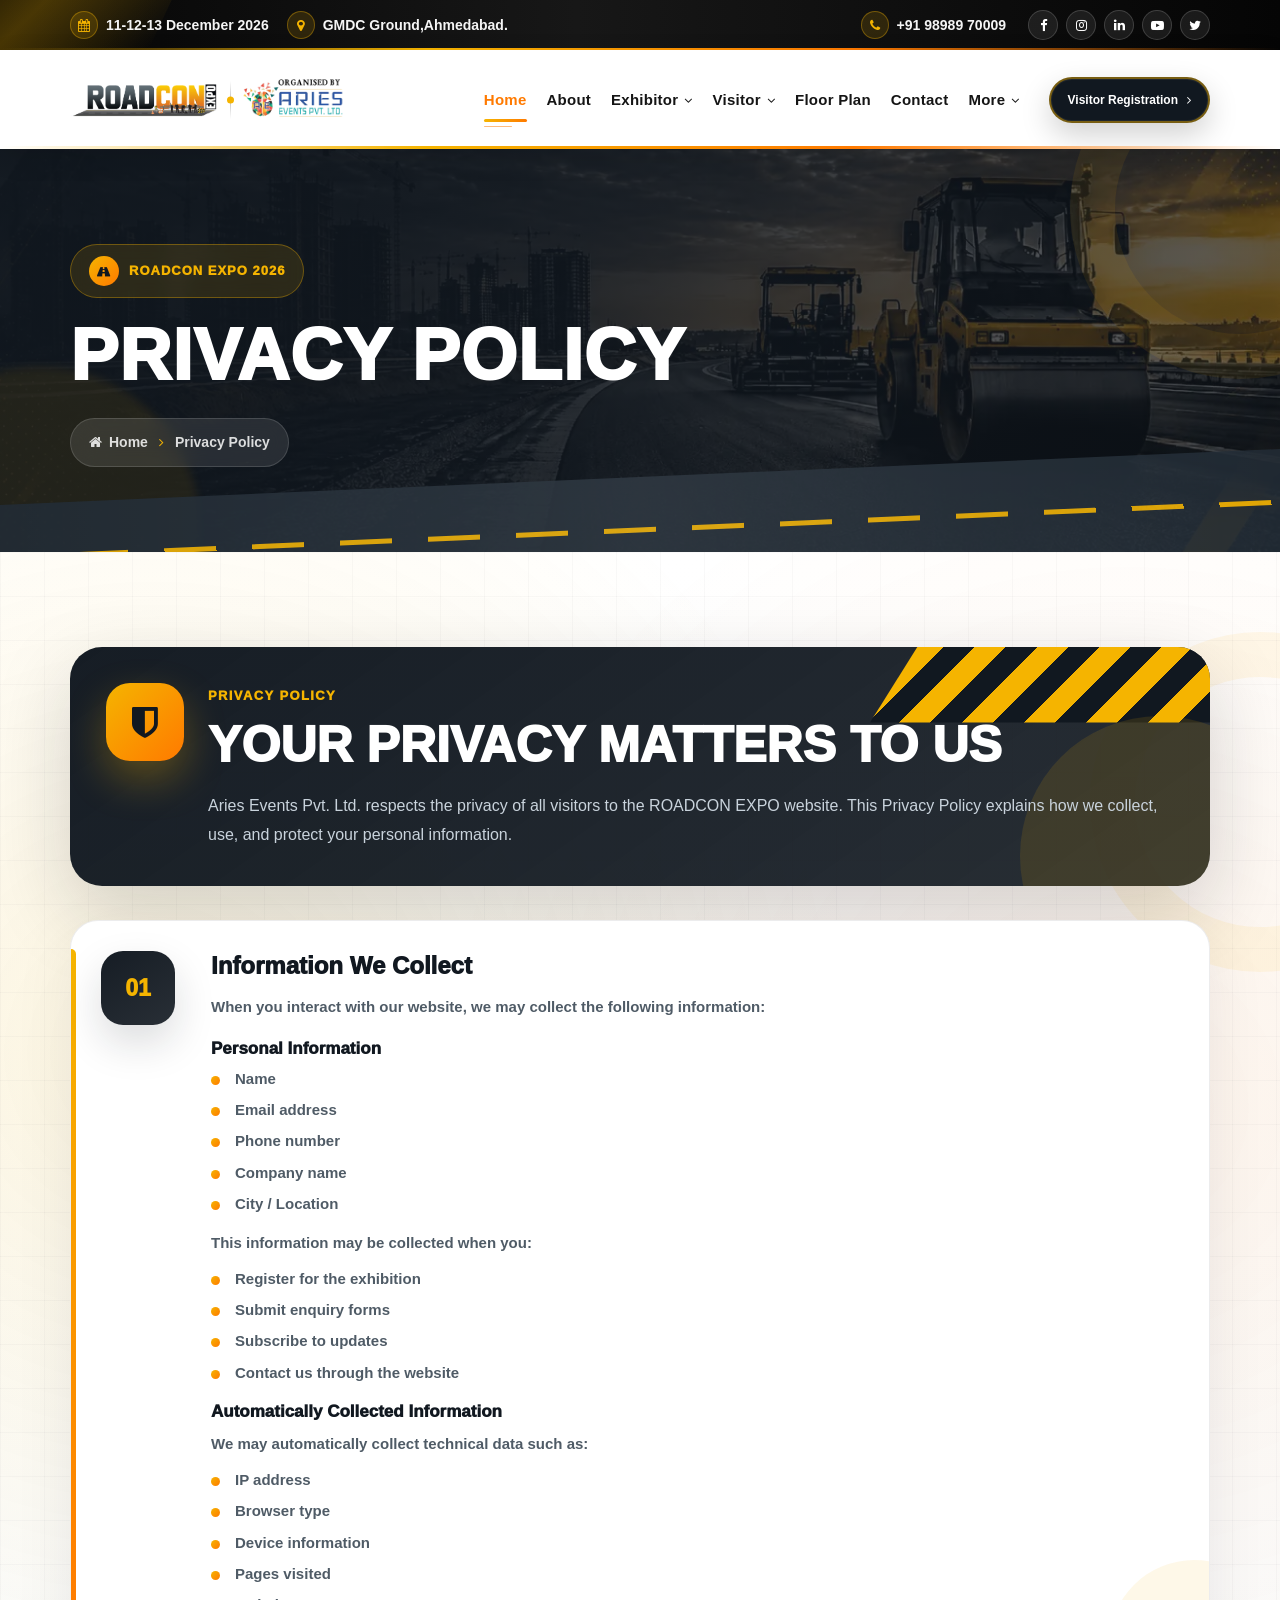
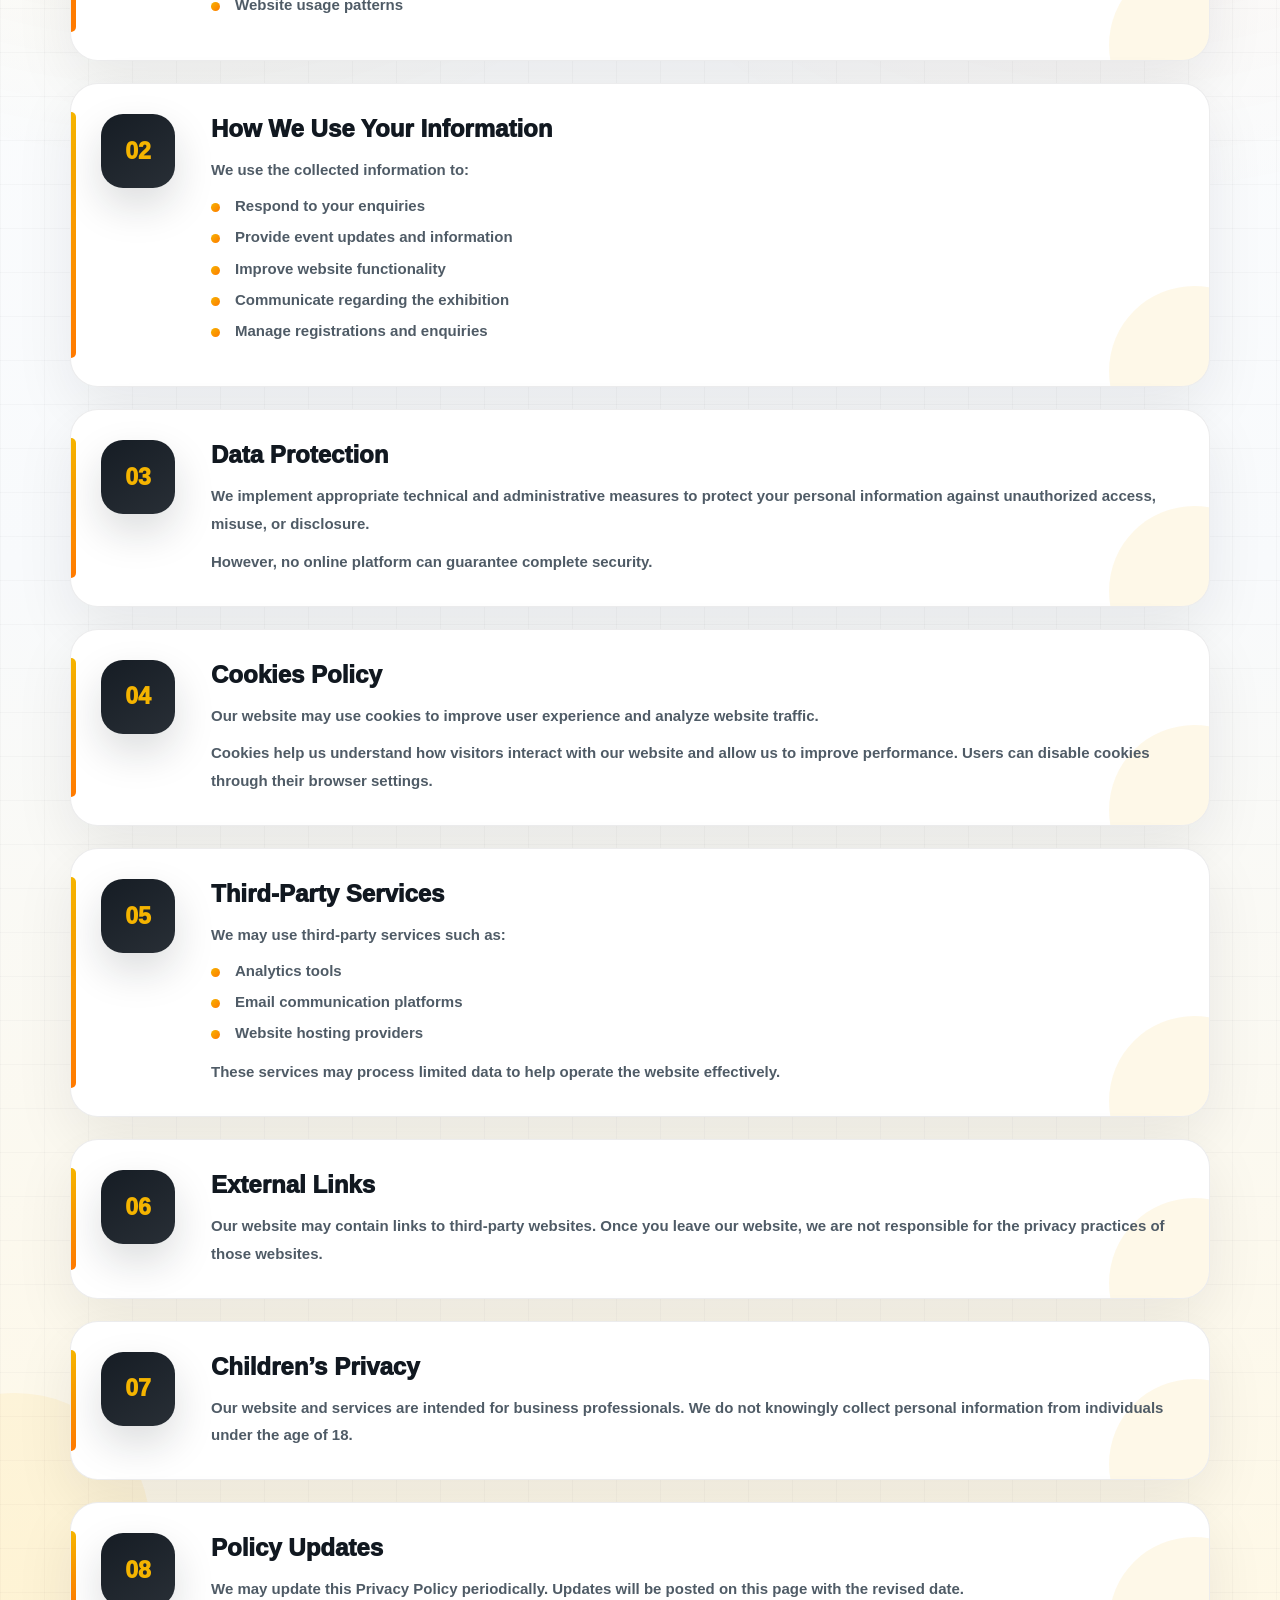
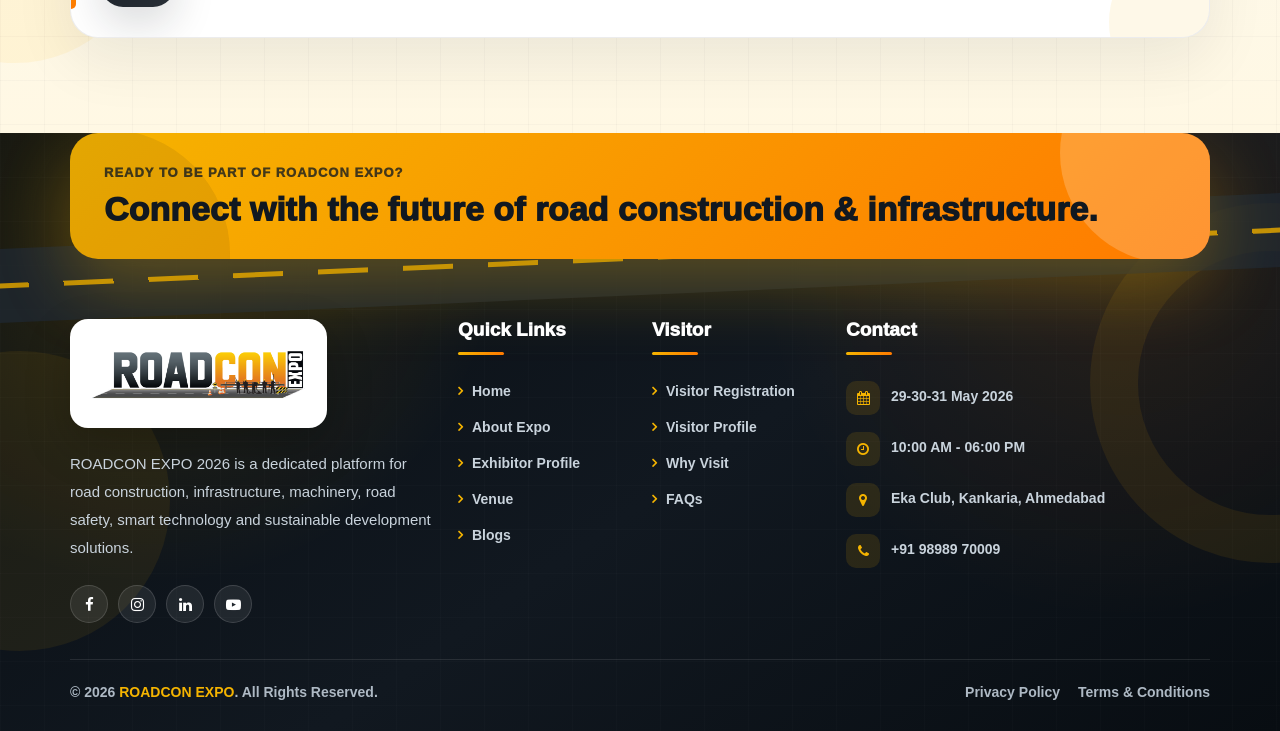
<file: privacy-policy.html>
<!DOCTYPE html>
<html lang="en">

<head>
    <meta charset="UTF-8" />
    <meta name="viewport" content="width=device-width, initial-scale=1.0" />

    <title>ROADCON EXPO | Road Construction & Infrastructure Exhibition</title>

    <!-- Bootstrap CSS -->
    <link href="https://cdn.jsdelivr.net/npm/bootstrap@5.3.3/dist/css/bootstrap.min.css" rel="stylesheet" />

    <!-- Swiper CSS -->
    <link rel="stylesheet" href="https://cdn.jsdelivr.net/npm/swiper@11/swiper-bundle.min.css" />

    <!-- Font Awesome 4 CSS -->
    <link rel="stylesheet" href="https://cdnjs.cloudflare.com/ajax/libs/font-awesome/4.7.0/css/font-awesome.min.css" />

    <!-- AOS CSS -->
    <link href="https://cdn.jsdelivr.net/npm/aos@2.3.4/dist/aos.css" rel="stylesheet" />

    <!-- Custom CSS -->
    <link rel="stylesheet" href="assets/css/style.css" />
</head>

<body>
    <!-- Top Header -->
    <div class="top-header">
        <div class="container-fluid custom-container">
            <div class="row align-items-center">

                <div class="col-lg-7 col-md-12">
                    <div class="top-info">
                        <a href="#" class="top-info-item">
                            <i class="fa fa-calendar"></i>
                            <span>11-12-13 December 2026</span>
                        </a>

                        <a href="https://www.google.com/maps/search/?api=1&query=Ahmedabad+Gujarat" target="_blank"
                            class="top-info-item">
                            <i class="fa fa-map-marker"></i>
                            <span>GMDC Ground,Ahmedabad.</span>
                        </a>
                    </div>
                </div>

                <div class="col-lg-5 col-md-12">
                    <div class="top-social-wrap">
                        <a href="tel:+919898970009" class="top-phone">
                            <i class="fa fa-phone"></i>
                            <span>+91 98989 70009</span>
                        </a>

                        <div class="top-social">
                            <a href="https://www.facebook.com/" target="_blank" aria-label="Facebook">
                                <i class="fa fa-facebook"></i>
                            </a>

                            <a href="https://www.instagram.com/" target="_blank" aria-label="Instagram">
                                <i class="fa fa-instagram"></i>
                            </a>

                            <a href="https://www.linkedin.com/" target="_blank" aria-label="LinkedIn">
                                <i class="fa fa-linkedin"></i>
                            </a>

                            <a href="https://www.youtube.com/" target="_blank" aria-label="YouTube">
                                <i class="fa fa-youtube-play"></i>
                            </a>

                            <a href="https://twitter.com/" target="_blank" aria-label="Twitter">
                                <i class="fa fa-twitter"></i>
                            </a>
                        </div>
                    </div>
                </div>

            </div>
        </div>
    </div>

    <!-- Main Header -->
    <header class="main-header">
        <nav class="navbar navbar-expand-lg">
            <div class="container-fluid custom-container">

                <a class="navbar-brand brand-group" href="index.html">
                    <img class="brand-roadcon" src="assets/images/Roadcon-logo.png" alt="Roadcon Expo Logo" />

                    <span class="brand-separator"></span>

                    <img class="brand-organizer" src="assets/images/oraganizer-1.png" alt="Aries Events Logo" />
                </a>

                <button class="navbar-toggler custom-toggler" type="button" data-bs-toggle="collapse"
                    data-bs-target="#mainNavbar" aria-controls="mainNavbar" aria-expanded="false"
                    aria-label="Toggle navigation">
                    <span></span>
                    <span></span>
                    <span></span>
                </button>

                <div class="collapse navbar-collapse" id="mainNavbar">
                    <ul class="navbar-nav ms-auto align-items-lg-center">

                        <li class="nav-item">
                            <a class="nav-link active" href="index.html">
                                <span>Home</span>
                            </a>
                        </li>

                        <li class="nav-item">
                            <a class="nav-link" href="about.html">
                                <span>About</span>
                            </a>
                        </li>

                        <li class="nav-item dropdown nav-mega">
                            <a class="nav-link dropdown-toggle" href="#" role="button" data-bs-toggle="dropdown">
                                <span>Exhibitor</span>
                                <i class="fa fa-angle-down nav-arrow"></i>
                            </a>

                            <ul class="dropdown-menu creative-dropdown">
                                <li>
                                    <a class="dropdown-item" href="become-exhibitor.html">
                                        <i class="fa fa-briefcase"></i>
                                        <div>
                                            <strong>Become an Exhibitor</strong>
                                            <small>Book your stall space</small>
                                        </div>
                                    </a>
                                </li>

                                <li>
                                    <a class="dropdown-item" href="exhibitor-profile.html">
                                        <i class="fa fa-industry"></i>
                                        <div>
                                            <strong>Exhibitor Profile</strong>
                                            <small>Industry categories</small>
                                        </div>
                                    </a>
                                </li>

                                <li>
                                    <a class="dropdown-item" href="why-exhibit.html">
                                        <i class="fa fa-line-chart"></i>
                                        <div>
                                            <strong>Why Exhibit</strong>
                                            <small>Growth & lead generation</small>
                                        </div>
                                    </a>
                                </li>

                                <li>
                                    <a class="dropdown-item" href="show-program.html">
                                        <i class="fa fa-bullhorn"></i>
                                        <div>
                                            <strong>Show Promotion Program</strong>
                                            <small>Brand visibility support</small>
                                        </div>
                                    </a>
                                </li>

                                <li>
                                    <a class="dropdown-item" href="exhibitor-login.html">
                                        <i class="fa fa-sign-in"></i>
                                        <div>
                                            <strong>Exhibitor Login</strong>
                                            <small>Access exhibitor panel</small>
                                        </div>
                                    </a>
                                </li>
                            </ul>
                        </li>

                        <li class="nav-item dropdown nav-mega">
                            <a class="nav-link dropdown-toggle" href="#" role="button" data-bs-toggle="dropdown">
                                <span>Visitor</span>
                                <i class="fa fa-angle-down nav-arrow"></i>
                            </a>

                            <ul class="dropdown-menu creative-dropdown">
                                <li>
                                    <a class="dropdown-item" href="become-visitor.html">
                                        <i class="fa fa-user-plus"></i>
                                        <div>
                                            <strong>Be a Visitor</strong>
                                            <small>Register for the expo</small>
                                        </div>
                                    </a>
                                </li>

                                <li>
                                    <a class="dropdown-item" href="visitor-profile.html">
                                        <i class="fa fa-users"></i>
                                        <div>
                                            <strong>Visitor Profile</strong>
                                            <small>Who should attend</small>
                                        </div>
                                    </a>
                                </li>

                                <li>
                                    <a class="dropdown-item" href="#">
                                        <i class="fa fa-map-signs"></i>
                                        <div>
                                            <strong>Why Visit</strong>
                                            <small>Explore industry benefits</small>
                                        </div>
                                    </a>
                                </li>


                            </ul>
                        </li>

                        <li class="nav-item">
                            <a class="nav-link" href="#">
                                <span>Floor Plan</span>
                            </a>
                        </li>

                        

                        <li class="nav-item">
                            <a class="nav-link" href="contact-us.html">
                                <span>Contact</span>
                            </a>
                        </li>

                        <li class="nav-item dropdown nav-mega">
                            <a class="nav-link dropdown-toggle" href="#" role="button" data-bs-toggle="dropdown">
                                <span>More</span>
                                <i class="fa fa-angle-down nav-arrow"></i>
                            </a>

                            <ul class="dropdown-menu creative-dropdown small-dropdown">
                                <li>
                                    <a class="dropdown-item" href="blog.html">
                                        <i class="fa fa-newspaper-o"></i>
                                        <div>
                                            <strong>Blogs</strong>
                                            <small>Latest updates</small>
                                        </div>
                                    </a>
                                </li>

                                <li>
                                    <a class="dropdown-item" href="faqs.html">
                                        <i class="fa fa-question-circle"></i>
                                        <div>
                                            <strong>FAQs</strong>
                                            <small>Common questions</small>
                                        </div>
                                    </a>
                                </li>
                            </ul>
                        </li>

                        <li class="nav-item ms-lg-3">
                            <a class="header-btn" href="#">
                                <span>Visitor Registration</span>
                                <i class="fa fa-angle-right" aria-hidden="true"></i>
                            </a>
                        </li>

                    </ul>
                </div>

            </div>
        </nav>
    </header>

    <!-- Inner Page Breadcrumb -->
    <section class="inner-breadcrumb-section">
        <div class="breadcrumb-bg-pattern"></div>
        <div class="breadcrumb-road-shape"></div>

        <div class="container-fluid custom-container">
            <div class="breadcrumb-content" data-aos="fade-up">

                <div class="breadcrumb-tag">
                    <i class="fa fa-road"></i>
                    <span>ROADCON EXPO 2026</span>
                </div>

                <h1>Privacy Policy</h1>

                <nav class="breadcrumb-nav" aria-label="breadcrumb">
                    <a href="index.html">
                        <i class="fa fa-home"></i>
                        Home
                    </a>

                    <span class="breadcrumb-separator">
                        <i class="fa fa-angle-right"></i>
                    </span>

                    <span>Privacy Policy</span>
                </nav>
            </div>
        </div>
    </section>

    <!-- Privacy Policy Section -->
    <section class="policy-page-section">
        <div class="policy-page-pattern"></div>

        <div class="container-fluid custom-container">

            <div class="policy-intro-card" data-aos="fade-up">
                <div class="policy-intro-icon">
                    <i class="fa fa-shield"></i>
                </div>

                <div>
                    <span>Privacy Policy</span>
                    <h2>Your Privacy Matters To Us</h2>
                    <p>
                        Aries Events Pvt. Ltd. respects the privacy of all visitors to the ROADCON EXPO
                        website. This Privacy Policy explains how we collect, use, and protect your
                        personal information.
                    </p>
                </div>
            </div>

            <div class="policy-content-wrapper" data-aos="fade-up" data-aos-delay="100">

                <!-- 1 -->
                <div class="policy-card">
                    <div class="policy-card-number">01</div>

                    <div class="policy-card-content">
                        <h3>Information We Collect</h3>

                        <p>
                            When you interact with our website, we may collect the following information:
                        </p>

                        <h4>Personal Information</h4>

                        <ul>
                            <li>Name</li>
                            <li>Email address</li>
                            <li>Phone number</li>
                            <li>Company name</li>
                            <li>City / Location</li>
                        </ul>

                        <p>This information may be collected when you:</p>

                        <ul>
                            <li>Register for the exhibition</li>
                            <li>Submit enquiry forms</li>
                            <li>Subscribe to updates</li>
                            <li>Contact us through the website</li>
                        </ul>

                        <h4>Automatically Collected Information</h4>

                        <p>
                            We may automatically collect technical data such as:
                        </p>

                        <ul>
                            <li>IP address</li>
                            <li>Browser type</li>
                            <li>Device information</li>
                            <li>Pages visited</li>
                            <li>Website usage patterns</li>
                        </ul>
                    </div>
                </div>

                <!-- 2 -->
                <div class="policy-card">
                    <div class="policy-card-number">02</div>

                    <div class="policy-card-content">
                        <h3>How We Use Your Information</h3>

                        <p>We use the collected information to:</p>

                        <ul>
                            <li>Respond to your enquiries</li>
                            <li>Provide event updates and information</li>
                            <li>Improve website functionality</li>
                            <li>Communicate regarding the exhibition</li>
                            <li>Manage registrations and enquiries</li>
                        </ul>
                    </div>
                </div>

                <!-- 3 -->
                <div class="policy-card">
                    <div class="policy-card-number">03</div>

                    <div class="policy-card-content">
                        <h3>Data Protection</h3>

                        <p>
                            We implement appropriate technical and administrative measures to protect
                            your personal information against unauthorized access, misuse, or disclosure.
                        </p>

                        <p>
                            However, no online platform can guarantee complete security.
                        </p>
                    </div>
                </div>

                <!-- 4 -->
                <div class="policy-card">
                    <div class="policy-card-number">04</div>

                    <div class="policy-card-content">
                        <h3>Cookies Policy</h3>

                        <p>
                            Our website may use cookies to improve user experience and analyze website traffic.
                        </p>

                        <p>
                            Cookies help us understand how visitors interact with our website and allow us
                            to improve performance. Users can disable cookies through their browser settings.
                        </p>
                    </div>
                </div>

                <!-- 5 -->
                <div class="policy-card">
                    <div class="policy-card-number">05</div>

                    <div class="policy-card-content">
                        <h3>Third-Party Services</h3>

                        <p>We may use third-party services such as:</p>

                        <ul>
                            <li>Analytics tools</li>
                            <li>Email communication platforms</li>
                            <li>Website hosting providers</li>
                        </ul>

                        <p>
                            These services may process limited data to help operate the website effectively.
                        </p>
                    </div>
                </div>

                <!-- 6 -->
                <div class="policy-card">
                    <div class="policy-card-number">06</div>

                    <div class="policy-card-content">
                        <h3>External Links</h3>

                        <p>
                            Our website may contain links to third-party websites. Once you leave our website,
                            we are not responsible for the privacy practices of those websites.
                        </p>
                    </div>
                </div>

                <!-- 7 -->
                <div class="policy-card">
                    <div class="policy-card-number">07</div>

                    <div class="policy-card-content">
                        <h3>Children’s Privacy</h3>

                        <p>
                            Our website and services are intended for business professionals. We do not
                            knowingly collect personal information from individuals under the age of 18.
                        </p>
                    </div>
                </div>

                <!-- 8 -->
                <div class="policy-card">
                    <div class="policy-card-number">08</div>

                    <div class="policy-card-content">
                        <h3>Policy Updates</h3>

                        <p>
                            We may update this Privacy Policy periodically. Updates will be posted on this
                            page with the revised date.
                        </p>
                    </div>
                </div>

            </div>

        </div>
    </section>

    <!-- Footer Section -->
    <footer class="roadcon-footer">
        <div class="footer-bg-pattern"></div>

        <div class="footer-road-line"></div>

        <div class="container-fluid custom-container">

            <!-- Footer CTA -->
            <div class="footer-top-cta" data-aos="fade-up">
                <div>
                    <span>Ready to be part of ROADCON EXPO?</span>
                    <h3>Connect with the future of road construction & infrastructure.</h3>
                </div>

                <!-- <a href="#" class="footer-cta-btn">
        <span>Register Now</span>
        <i class="fa fa-long-arrow-right"></i>
      </a> -->
            </div>

            <div class="footer-main">
                <div class="row g-4">

                    <!-- Footer About -->
                    <div class="col-lg-4 col-md-6">
                        <div class="footer-widget footer-about">
                            <a href="index.html" class="footer-logo">
                                <img src="assets/images/Roadcon-logo.png" alt="Roadcon Expo Logo">
                            </a>

                            <p>
                                ROADCON EXPO 2026 is a dedicated platform for road construction,
                                infrastructure, machinery, road safety, smart technology and
                                sustainable development solutions.
                            </p>

                            <div class="footer-social">
                                <a href="https://www.facebook.com/" target="_blank" aria-label="Facebook">
                                    <i class="fa fa-facebook"></i>
                                </a>

                                <a href="https://www.instagram.com/" target="_blank" aria-label="Instagram">
                                    <i class="fa fa-instagram"></i>
                                </a>

                                <a href="https://www.linkedin.com/" target="_blank" aria-label="LinkedIn">
                                    <i class="fa fa-linkedin"></i>
                                </a>

                                <a href="https://www.youtube.com/" target="_blank" aria-label="YouTube">
                                    <i class="fa fa-youtube-play"></i>
                                </a>
                            </div>
                        </div>
                    </div>

                    <!-- Quick Links -->
                    <div class="col-lg-2 col-md-6">
                        <div class="footer-widget">
                            <h4>Quick Links</h4>

                            <ul class="footer-links">
                                <li><a href="index.html">Home</a></li>
                                <li><a href="about.html">About Expo</a></li>
                                <li><a href="#exhibitor-profile">Exhibitor Profile</a></li>
                                <li><a href="#venue">Venue</a></li>
                                <li><a href="#">Blogs</a></li>
                            </ul>
                        </div>
                    </div>



                    <!-- Visitor -->
                    <div class="col-lg-2 col-md-6">
                        <div class="footer-widget">
                            <h4>Visitor</h4>

                            <ul class="footer-links">
                                <li><a href="#">Visitor Registration</a></li>
                                <li><a href="#">Visitor Profile</a></li>
                                <li><a href="#">Why Visit</a></li>
                                <li><a href="#">FAQs</a></li>

                            </ul>
                        </div>
                    </div>

                    <!-- Contact -->
                    <div class="col-lg-3 col-md-6">
                        <div class="footer-widget footer-contact">
                            <h4>Contact</h4>

                            <div class="footer-contact-item">
                                <i class="fa fa-calendar"></i>
                                <span>29-30-31 May 2026</span>
                            </div>

                            <div class="footer-contact-item">
                                <i class="fa fa-clock-o"></i>
                                <span>10:00 AM - 06:00 PM</span>
                            </div>

                            <div class="footer-contact-item">
                                <i class="fa fa-map-marker"></i>
                                <span>Eka Club, Kankaria, Ahmedabad</span>
                            </div>

                            <div class="footer-contact-item">
                                <i class="fa fa-phone"></i>
                                <a href="tel:+919898970009">+91 98989 70009</a>
                            </div>
                        </div>
                    </div>

                </div>
            </div>

            <!-- Footer Bottom -->
            <div class="footer-bottom">
                <p>
                    © 2026 <strong>ROADCON EXPO</strong>. All Rights Reserved.
                </p>

                <div class="footer-bottom-links">
                    <a href="privacy-policy.html">Privacy Policy</a>
                    <a href="#">Terms & Conditions</a>
                </div>
            </div>

        </div>
    </footer>

    <!-- Bootstrap JS -->
    <script src="https://cdn.jsdelivr.net/npm/bootstrap@5.3.3/dist/js/bootstrap.bundle.min.js">
    </script>

    <!-- Swiper JS -->
    <script src="https://cdn.jsdelivr.net/npm/swiper@11/swiper-bundle.min.js"></script>

    <!-- AOS JS -->
    <script src="https://cdn.jsdelivr.net/npm/aos@2.3.4/dist/aos.js">
    </script>

    <!-- Custom JS -->
    <script src="assets/js/main.js"></script>
</body>

</html>
</file>
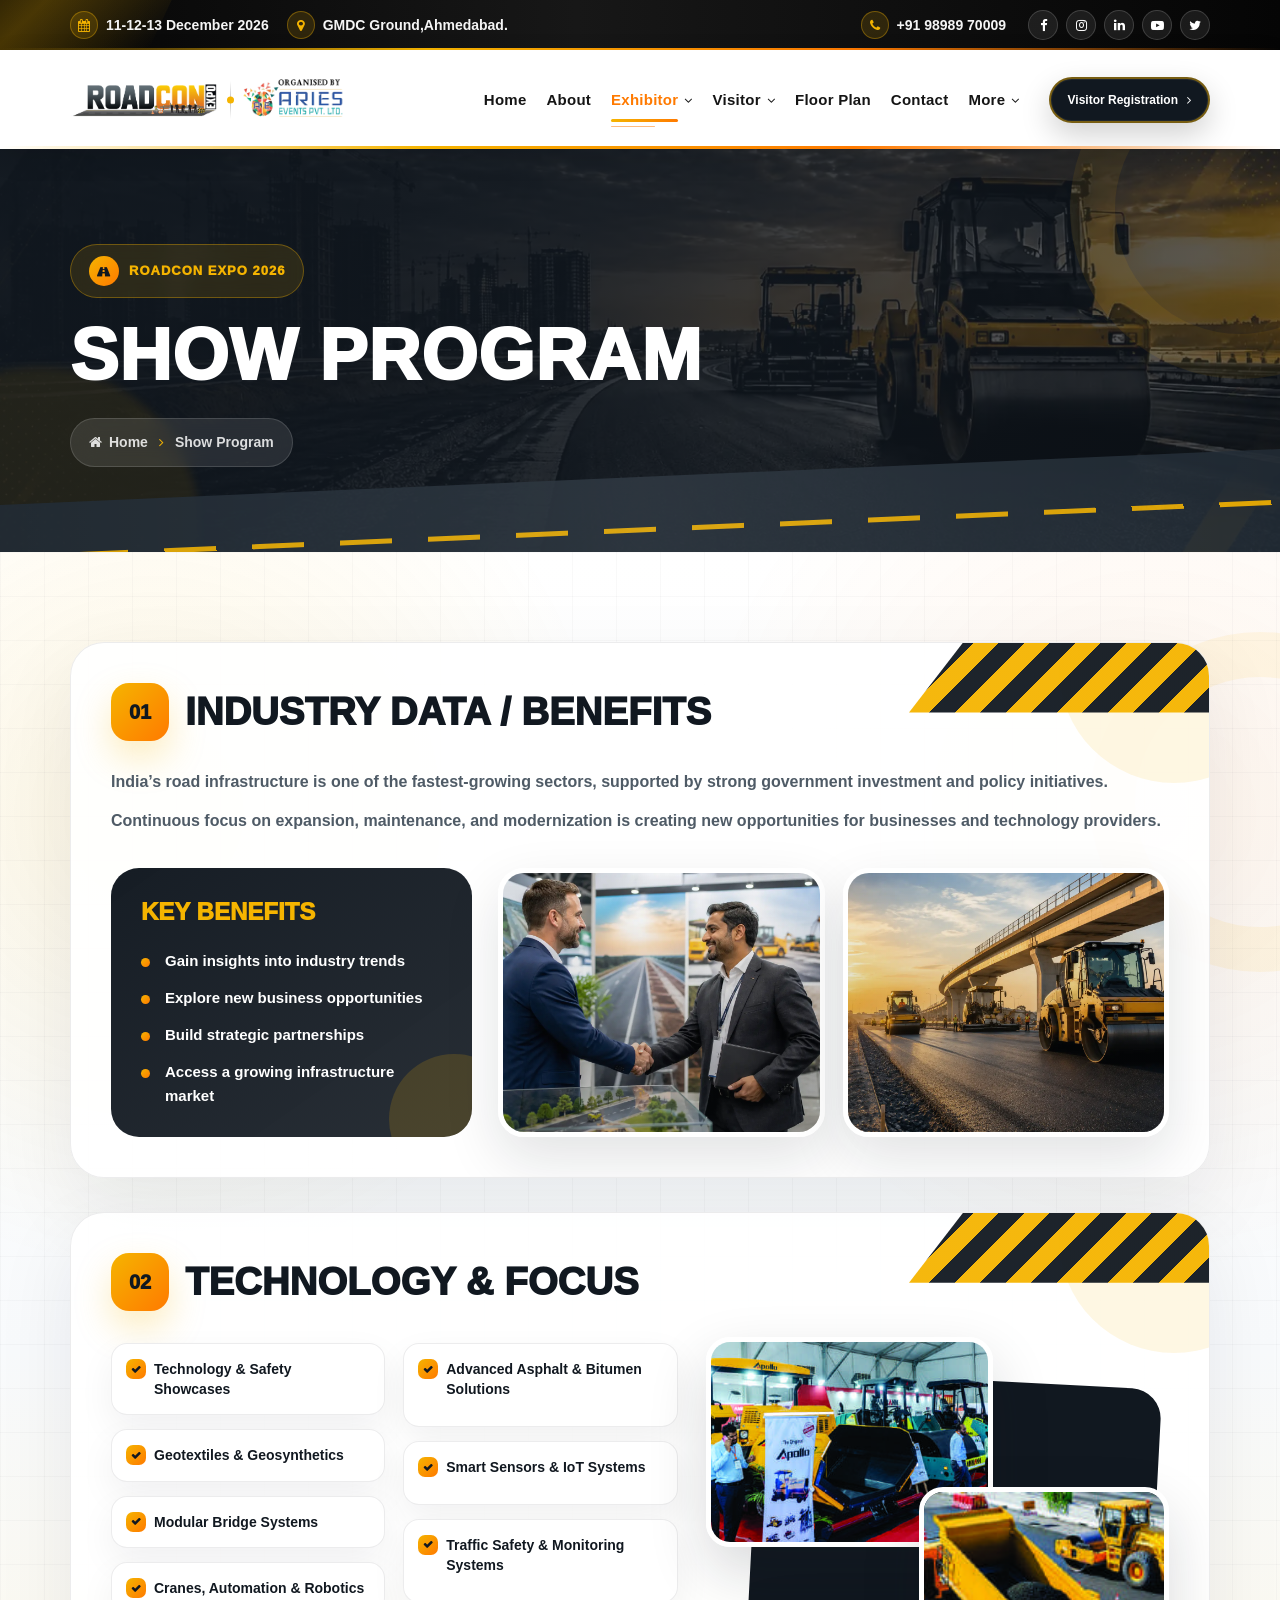
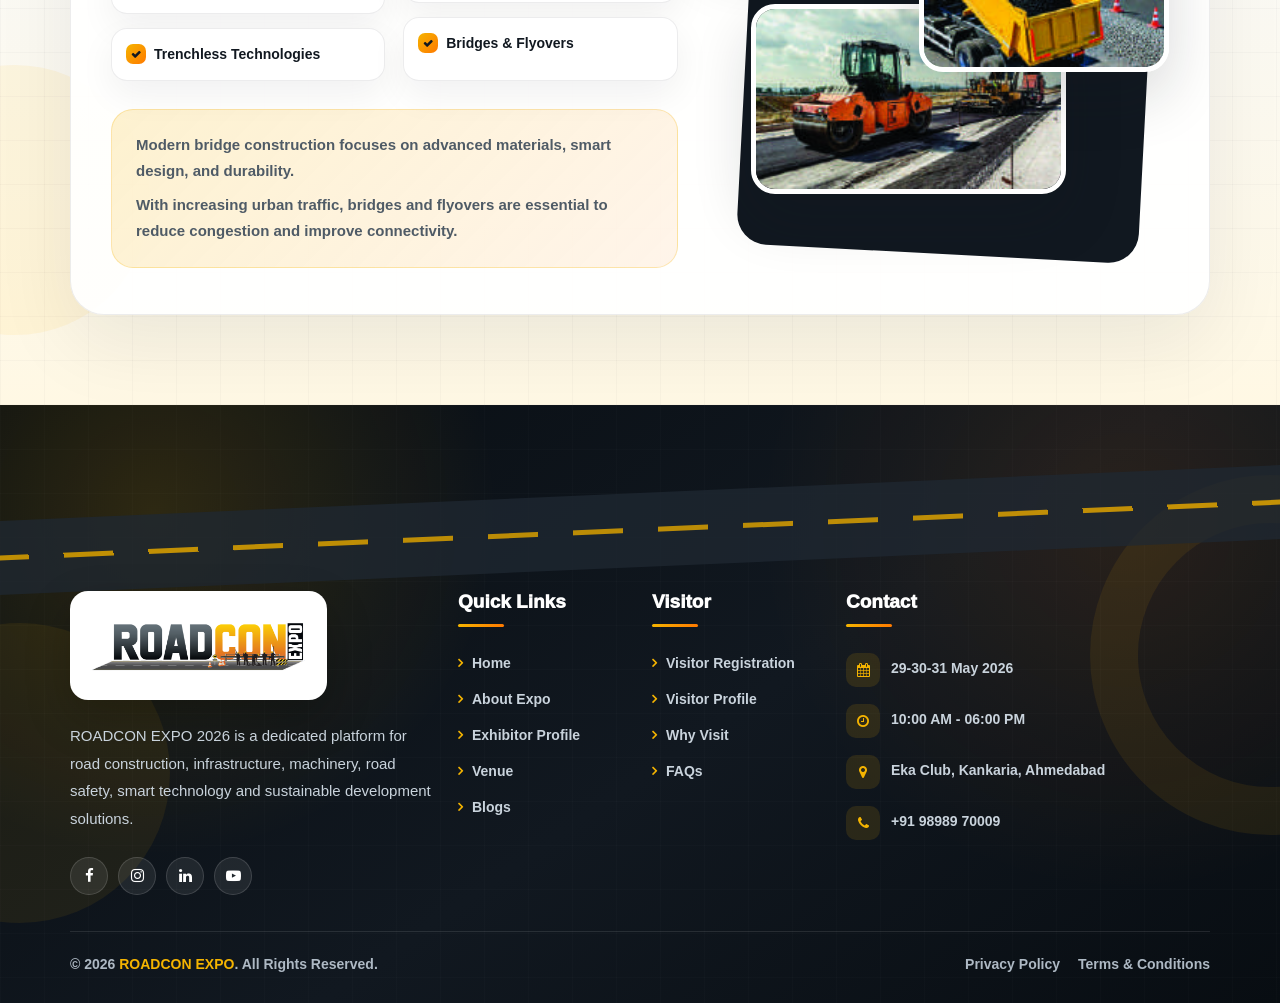
<file: show-program.html>
<!DOCTYPE html>
<html lang="en">

<head>
    <meta charset="UTF-8" />
    <meta name="viewport" content="width=device-width, initial-scale=1.0" />

    <title>ROADCON EXPO | Road Construction & Infrastructure Exhibition</title>

    <!-- Bootstrap CSS -->
    <link href="https://cdn.jsdelivr.net/npm/bootstrap@5.3.3/dist/css/bootstrap.min.css" rel="stylesheet" />

    <!-- Swiper CSS -->
    <link rel="stylesheet" href="https://cdn.jsdelivr.net/npm/swiper@11/swiper-bundle.min.css" />

    <!-- Font Awesome 4 CSS -->
    <link rel="stylesheet" href="https://cdnjs.cloudflare.com/ajax/libs/font-awesome/4.7.0/css/font-awesome.min.css" />

    <!-- AOS CSS -->
    <link href="https://cdn.jsdelivr.net/npm/aos@2.3.4/dist/aos.css" rel="stylesheet" />

    <!-- Custom CSS -->
    <link rel="stylesheet" href="assets/css/style.css" />
</head>

<body>
    <!-- Top Header -->
    <div class="top-header">
        <div class="container-fluid custom-container">
            <div class="row align-items-center">

                <div class="col-lg-7 col-md-12">
                    <div class="top-info">
                        <a href="#" class="top-info-item">
                            <i class="fa fa-calendar"></i>
                            <span>11-12-13 December 2026</span>
                        </a>

                        <a href="https://www.google.com/maps/search/?api=1&query=Ahmedabad+Gujarat" target="_blank"
                            class="top-info-item">
                            <i class="fa fa-map-marker"></i>
                            <span>GMDC Ground,Ahmedabad.</span>
                        </a>
                    </div>
                </div>

                <div class="col-lg-5 col-md-12">
                    <div class="top-social-wrap">
                        <a href="tel:+919898970009" class="top-phone">
                            <i class="fa fa-phone"></i>
                            <span>+91 98989 70009</span>
                        </a>

                        <div class="top-social">
                            <a href="https://www.facebook.com/" target="_blank" aria-label="Facebook">
                                <i class="fa fa-facebook"></i>
                            </a>

                            <a href="https://www.instagram.com/" target="_blank" aria-label="Instagram">
                                <i class="fa fa-instagram"></i>
                            </a>

                            <a href="https://www.linkedin.com/" target="_blank" aria-label="LinkedIn">
                                <i class="fa fa-linkedin"></i>
                            </a>

                            <a href="https://www.youtube.com/" target="_blank" aria-label="YouTube">
                                <i class="fa fa-youtube-play"></i>
                            </a>

                            <a href="https://twitter.com/" target="_blank" aria-label="Twitter">
                                <i class="fa fa-twitter"></i>
                            </a>
                        </div>
                    </div>
                </div>

            </div>
        </div>
    </div>

    <!-- Main Header -->
    <header class="main-header">
        <nav class="navbar navbar-expand-lg">
            <div class="container-fluid custom-container">

                <a class="navbar-brand brand-group" href="index.html">
                    <img class="brand-roadcon" src="assets/images/Roadcon-logo.png" alt="Roadcon Expo Logo" />

                    <span class="brand-separator"></span>

                    <img class="brand-organizer" src="assets/images/oraganizer-1.png" alt="Aries Events Logo" />
                </a>

                <button class="navbar-toggler custom-toggler" type="button" data-bs-toggle="collapse"
                    data-bs-target="#mainNavbar" aria-controls="mainNavbar" aria-expanded="false"
                    aria-label="Toggle navigation">
                    <span></span>
                    <span></span>
                    <span></span>
                </button>

                <div class="collapse navbar-collapse" id="mainNavbar">
                    <ul class="navbar-nav ms-auto align-items-lg-center">

                        <li class="nav-item">
                            <a class="nav-link " href="index.html">
                                <span>Home</span>
                            </a>
                        </li>

                        <li class="nav-item">
                            <a class="nav-link" href="about.html">
                                <span>About</span>
                            </a>
                        </li>

                        <li class="nav-item dropdown nav-mega">
                            <a class="nav-link active dropdown-toggle" href="#" role="button" data-bs-toggle="dropdown">
                                <span>Exhibitor</span>
                                <i class="fa fa-angle-down nav-arrow"></i>
                            </a>

                            <ul class="dropdown-menu creative-dropdown">
                                <li>
                                    <a class="dropdown-item" href="become-exhibitor.html">
                                        <i class="fa fa-briefcase"></i>
                                        <div>
                                            <strong>Become an Exhibitor</strong>
                                            <small>Book your stall space</small>
                                        </div>
                                    </a>
                                </li>

                                <li>
                                    <a class="dropdown-item" href="exhibitor-profile.html">
                                        <i class="fa fa-industry"></i>
                                        <div>
                                            <strong>Exhibitor Profile</strong>
                                            <small>Industry categories</small>
                                        </div>
                                    </a>
                                </li>

                                <li>
                                    <a class="dropdown-item" href="why-exhibit.html">
                                        <i class="fa fa-line-chart"></i>
                                        <div>
                                            <strong>Why Exhibit</strong>
                                            <small>Growth & lead generation</small>
                                        </div>
                                    </a>
                                </li>

                                <li>
                                    <a class="dropdown-item" href="show-program.html">
                                        <i class="fa fa-bullhorn"></i>
                                        <div>
                                            <strong>Show Promotion Program</strong>
                                            <small>Brand visibility support</small>
                                        </div>
                                    </a>
                                </li>

                                <li>
                                    <a class="dropdown-item" href="exhibitor-login.html">
                                        <i class="fa fa-sign-in"></i>
                                        <div>
                                            <strong>Exhibitor Login</strong>
                                            <small>Access exhibitor panel</small>
                                        </div>
                                    </a>
                                </li>
                            </ul>
                        </li>

                        <li class="nav-item dropdown nav-mega">
                            <a class="nav-link dropdown-toggle" href="#" role="button" data-bs-toggle="dropdown">
                                <span>Visitor</span>
                                <i class="fa fa-angle-down nav-arrow"></i>
                            </a>

                            <ul class="dropdown-menu creative-dropdown">
                                <li>
                                    <a class="dropdown-item" href="#">
                                        <i class="fa fa-user-plus"></i>
                                        <div>
                                            <strong>Be a Visitor</strong>
                                            <small>Register for the expo</small>
                                        </div>
                                    </a>
                                </li>

                                <li>
                                    <a class="dropdown-item" href="#">
                                        <i class="fa fa-users"></i>
                                        <div>
                                            <strong>Visitor Profile</strong>
                                            <small>Who should attend</small>
                                        </div>
                                    </a>
                                </li>

                                <li>
                                    <a class="dropdown-item" href="#">
                                        <i class="fa fa-map-signs"></i>
                                        <div>
                                            <strong>Why Visit</strong>
                                            <small>Explore industry benefits</small>
                                        </div>
                                    </a>
                                </li>

                                
                            </ul>
                        </li>

                        <li class="nav-item">
                            <a class="nav-link" href="#">
                                <span>Floor Plan</span>
                            </a>
                        </li>

                        

                        <li class="nav-item">
                            <a class="nav-link" href="#">
                                <span>Contact</span>
                            </a>
                        </li>

                        <li class="nav-item dropdown nav-mega">
                            <a class="nav-link dropdown-toggle" href="#" role="button" data-bs-toggle="dropdown">
                                <span>More</span>
                                <i class="fa fa-angle-down nav-arrow"></i>
                            </a>

                            <ul class="dropdown-menu creative-dropdown small-dropdown">
                                <li>
                                    <a class="dropdown-item" href="#">
                                        <i class="fa fa-newspaper-o"></i>
                                        <div>
                                            <strong>Blogs</strong>
                                            <small>Latest updates</small>
                                        </div>
                                    </a>
                                </li>

                                <li>
                                    <a class="dropdown-item" href="#">
                                        <i class="fa fa-question-circle"></i>
                                        <div>
                                            <strong>FAQs</strong>
                                            <small>Common questions</small>
                                        </div>
                                    </a>
                                </li>
                            </ul>
                        </li>

                        <li class="nav-item ms-lg-3">
                            <a class="header-btn" href="#">
                                <span>Visitor Registration</span>
                                <i class="fa fa-angle-right" aria-hidden="true"></i>
                            </a>
                        </li>

                    </ul>
                </div>

            </div>
        </nav>
    </header>

    <!-- Inner Page Breadcrumb -->
    <section class="inner-breadcrumb-section">
        <div class="breadcrumb-bg-pattern"></div>
        <div class="breadcrumb-road-shape"></div>

        <div class="container-fluid custom-container">
            <div class="breadcrumb-content" data-aos="fade-up">

                <div class="breadcrumb-tag">
                    <i class="fa fa-road"></i>
                    <span>ROADCON EXPO 2026</span>
                </div>

                <h1>Show Program</h1>

                <nav class="breadcrumb-nav" aria-label="breadcrumb">
                    <a href="index.html">
                        <i class="fa fa-home"></i>
                        Home
                    </a>

                    <span class="breadcrumb-separator">
                        <i class="fa fa-angle-right"></i>
                    </span>

                    <span>Show Program</span>
                </nav>
            </div>
        </div>
    </section>

    <!-- Show Promotion Program Section -->
    <section class="show-promotion-section">
        <div class="show-promotion-pattern"></div>

        <div class="container-fluid custom-container">

            <!-- Industry Data / Benefits -->
            <div class="promotion-block industry-block" data-aos="fade-up">
                <div class="promotion-block-head">
                    <span>01</span>
                    <h2>Industry Data / Benefits</h2>
                </div>

                <div class="promotion-intro-text">
                    <p>
                        India’s road infrastructure is one of the fastest-growing sectors, supported by strong
                        government investment and policy initiatives.
                    </p>

                    <p>
                        Continuous focus on expansion, maintenance, and modernization is creating new
                        opportunities for businesses and technology providers.
                    </p>
                </div>

                <div class="industry-benefit-layout">
                    <div class="industry-benefit-card">
                        <h4>Key Benefits</h4>

                        <ul>
                            <li>Gain insights into industry trends</li>
                            <li>Explore new business opportunities</li>
                            <li>Build strategic partnerships</li>
                            <li>Access a growing infrastructure market</li>
                        </ul>
                    </div>

                    <div class="promotion-image-grid">
                        <div class="promotion-img big-img">
                            <img src="assets/images/key-1.webp" alt="Industry Benefit">
                        </div>

                        <div class="promotion-img">
                            <img src="assets/images/key-2.webp" alt="Industry Benefit">
                        </div>
                    </div>
                </div>
            </div>

            <!-- Technology & Focus -->
            <div class="promotion-block technology-block" data-aos="fade-up">
                <div class="promotion-block-head dark-head">
                    <span>02</span>
                    <h2>Technology &amp; Focus</h2>
                </div>

                <div class="technology-layout">
                    <div class="technology-content">
                        <div class="technology-list-wrap">

                            <ul class="technology-list">
                                <li>Technology &amp; Safety Showcases</li>
                                <li>Geotextiles &amp; Geosynthetics</li>
                                <li>Modular Bridge Systems</li>
                                <li>Cranes, Automation &amp; Robotics</li>
                                <li>Trenchless Technologies</li>
                            </ul>

                            <ul class="technology-list">
                                <li>Advanced Asphalt &amp; Bitumen Solutions</li>
                                <li>Smart Sensors &amp; IoT Systems</li>
                                <li>Traffic Safety &amp; Monitoring Systems</li>
                                <li>Bridges &amp; Flyovers</li>
                            </ul>

                        </div>

                        <div class="technology-note">
                            <p>
                                Modern bridge construction focuses on advanced materials, smart design,
                                and durability.
                            </p>

                            <p>
                                With increasing urban traffic, bridges and flyovers are essential to reduce
                                congestion and improve connectivity.
                            </p>
                        </div>
                    </div>

                    <div class="technology-image-panel">
                        <div class="tech-img-one">
                            <img src="assets/images/overview.jpg" alt="Technology Focus">
                        </div>

                        <div class="tech-img-two">
                            <img src="assets/images/img224.jpg" alt="Technology Focus">
                        </div>

                        <div class="tech-img-three">
                            <img src="assets/images/img221.jpg" alt="Technology Focus">
                        </div>
                    </div>
                </div>
            </div>

        </div>
    </section>

    <!-- Footer Section -->
    <footer class="roadcon-footer">
        <div class="footer-bg-pattern"></div>

        <div class="footer-road-line"></div>

        <div class="container-fluid custom-container">

            <!-- Footer CTA -->
            <div class="footer-top-cta" data-aos="fade-up">
                <div>
                    <span>Ready to be part of ROADCON EXPO?</span>
                    <h3>Connect with the future of road construction & infrastructure.</h3>
                </div>

                <!-- <a href="#" class="footer-cta-btn">
        <span>Register Now</span>
        <i class="fa fa-long-arrow-right"></i>
      </a> -->
            </div>

            <div class="footer-main">
                <div class="row g-4">

                    <!-- Footer About -->
                    <div class="col-lg-4 col-md-6">
                        <div class="footer-widget footer-about">
                            <a href="index.html" class="footer-logo">
                                <img src="assets/images/Roadcon-logo.png" alt="Roadcon Expo Logo">
                            </a>

                            <p>
                                ROADCON EXPO 2026 is a dedicated platform for road construction,
                                infrastructure, machinery, road safety, smart technology and
                                sustainable development solutions.
                            </p>

                            <div class="footer-social">
                                <a href="https://www.facebook.com/" target="_blank" aria-label="Facebook">
                                    <i class="fa fa-facebook"></i>
                                </a>

                                <a href="https://www.instagram.com/" target="_blank" aria-label="Instagram">
                                    <i class="fa fa-instagram"></i>
                                </a>

                                <a href="https://www.linkedin.com/" target="_blank" aria-label="LinkedIn">
                                    <i class="fa fa-linkedin"></i>
                                </a>

                                <a href="https://www.youtube.com/" target="_blank" aria-label="YouTube">
                                    <i class="fa fa-youtube-play"></i>
                                </a>
                            </div>
                        </div>
                    </div>

                    <!-- Quick Links -->
                    <div class="col-lg-2 col-md-6">
                        <div class="footer-widget">
                            <h4>Quick Links</h4>

                            <ul class="footer-links">
                                <li><a href="index.html">Home</a></li>
                                <li><a href="about.html">About Expo</a></li>
                                <li><a href="#exhibitor-profile">Exhibitor Profile</a></li>
                                <li><a href="#venue">Venue</a></li>
                                <li><a href="#">Blogs</a></li>
                            </ul>
                        </div>
                    </div>



                    <!-- Visitor -->
                    <div class="col-lg-2 col-md-6">
                        <div class="footer-widget">
                            <h4>Visitor</h4>

                            <ul class="footer-links">
                                <li><a href="#">Visitor Registration</a></li>
                                <li><a href="#">Visitor Profile</a></li>
                                <li><a href="#">Why Visit</a></li>
                                <li><a href="#">FAQs</a></li>

                            </ul>
                        </div>
                    </div>

                    <!-- Contact -->
                    <div class="col-lg-3 col-md-6">
                        <div class="footer-widget footer-contact">
                            <h4>Contact</h4>

                            <div class="footer-contact-item">
                                <i class="fa fa-calendar"></i>
                                <span>29-30-31 May 2026</span>
                            </div>

                            <div class="footer-contact-item">
                                <i class="fa fa-clock-o"></i>
                                <span>10:00 AM - 06:00 PM</span>
                            </div>

                            <div class="footer-contact-item">
                                <i class="fa fa-map-marker"></i>
                                <span>Eka Club, Kankaria, Ahmedabad</span>
                            </div>

                            <div class="footer-contact-item">
                                <i class="fa fa-phone"></i>
                                <a href="tel:+919898970009">+91 98989 70009</a>
                            </div>
                        </div>
                    </div>

                </div>
            </div>

            <!-- Footer Bottom -->
            <div class="footer-bottom">
                <p>
                    © 2026 <strong>ROADCON EXPO</strong>. All Rights Reserved.
                </p>

                <div class="footer-bottom-links">
                    <a href="#">Privacy Policy</a>
                    <a href="#">Terms & Conditions</a>
                </div>
            </div>

        </div>
    </footer>

    <!-- Bootstrap JS -->
    <script src="https://cdn.jsdelivr.net/npm/bootstrap@5.3.3/dist/js/bootstrap.bundle.min.js">
    </script>

    <!-- Swiper JS -->
    <script src="https://cdn.jsdelivr.net/npm/swiper@11/swiper-bundle.min.js"></script>

    <!-- AOS JS -->
    <script src="https://cdn.jsdelivr.net/npm/aos@2.3.4/dist/aos.js">
    </script>

    <!-- Custom JS -->
    <script src="assets/js/main.js"></script>
</body>

</html>
</file>
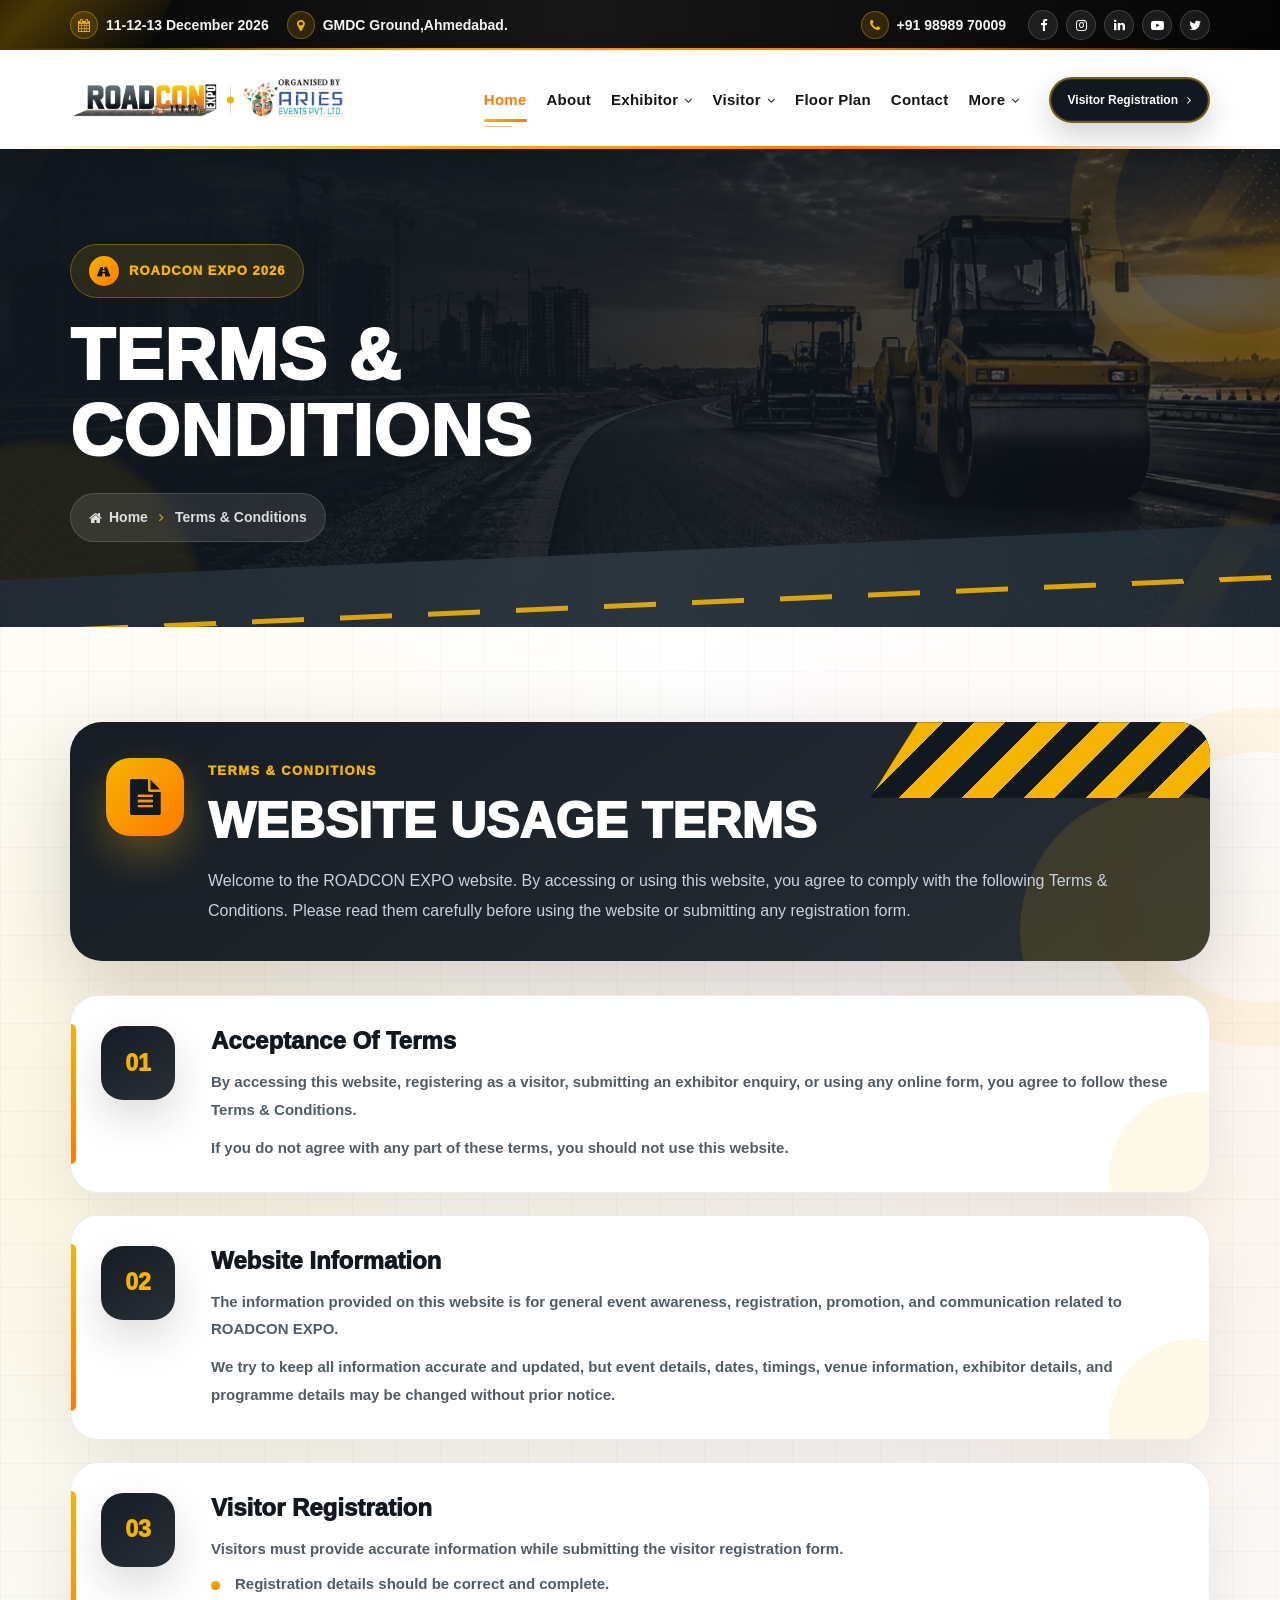
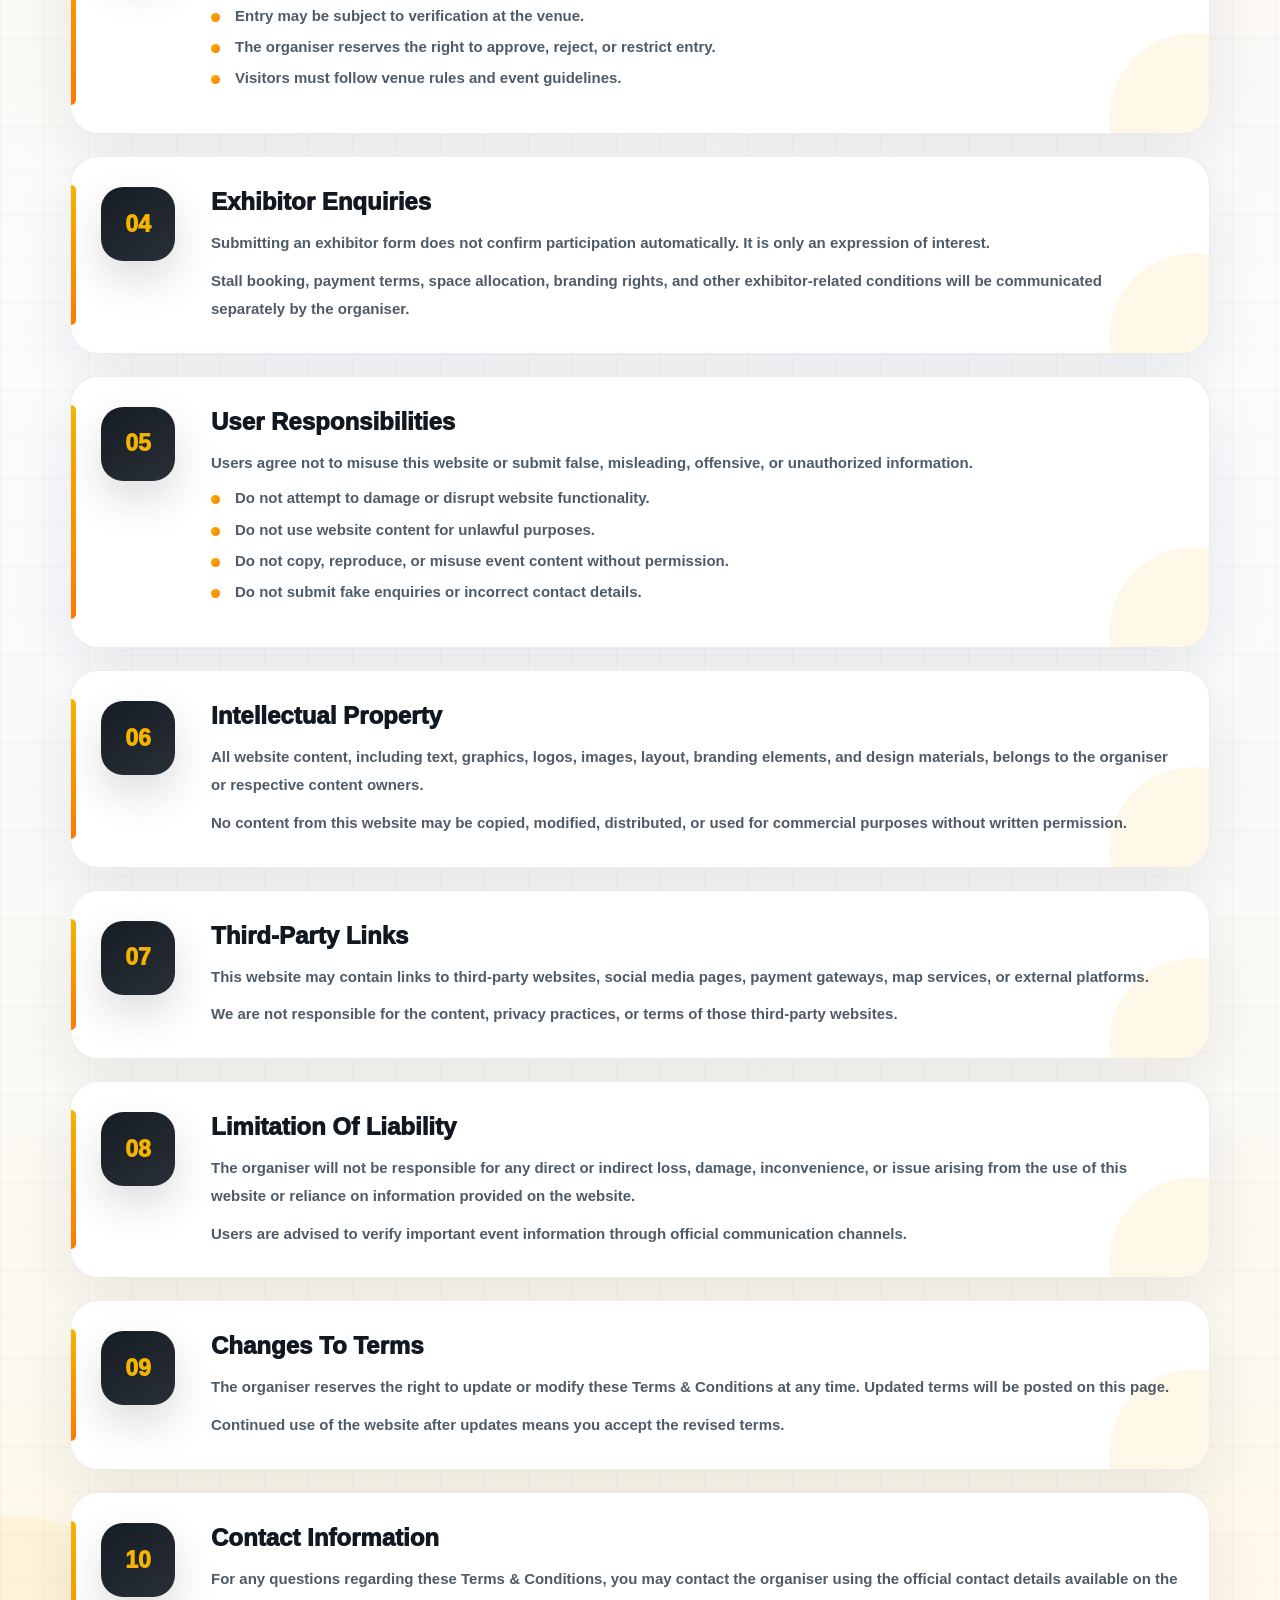
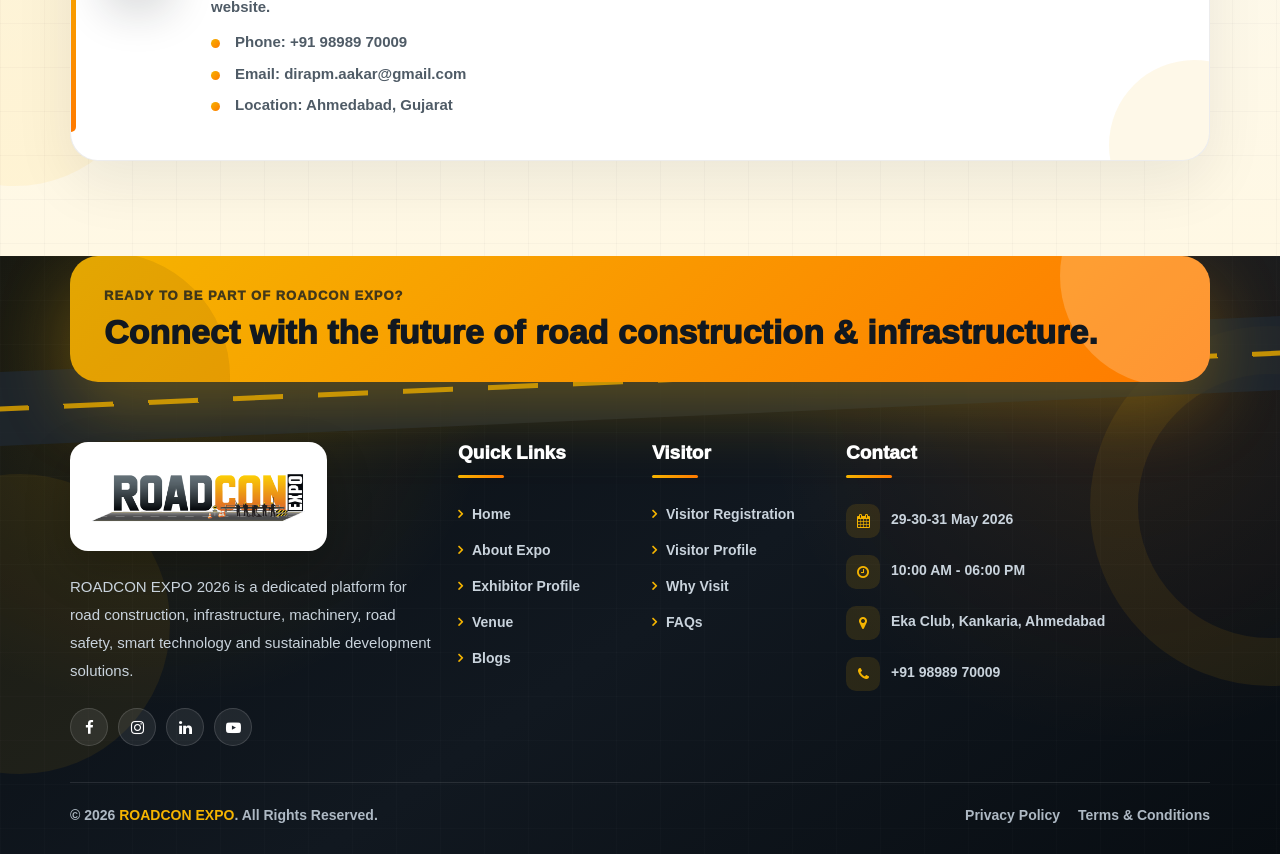
<file: terms&condition.html>
<!DOCTYPE html>
<html lang="en">

<head>
    <meta charset="UTF-8" />
    <meta name="viewport" content="width=device-width, initial-scale=1.0" />

    <title>ROADCON EXPO | Road Construction & Infrastructure Exhibition</title>

    <!-- Bootstrap CSS -->
    <link href="https://cdn.jsdelivr.net/npm/bootstrap@5.3.3/dist/css/bootstrap.min.css" rel="stylesheet" />

    <!-- Swiper CSS -->
    <link rel="stylesheet" href="https://cdn.jsdelivr.net/npm/swiper@11/swiper-bundle.min.css" />

    <!-- Font Awesome 4 CSS -->
    <link rel="stylesheet" href="https://cdnjs.cloudflare.com/ajax/libs/font-awesome/4.7.0/css/font-awesome.min.css" />

    <!-- AOS CSS -->
    <link href="https://cdn.jsdelivr.net/npm/aos@2.3.4/dist/aos.css" rel="stylesheet" />

    <!-- Custom CSS -->
    <link rel="stylesheet" href="assets/css/style.css" />
</head>

<body>
    <!-- Top Header -->
    <div class="top-header">
        <div class="container-fluid custom-container">
            <div class="row align-items-center">

                <div class="col-lg-7 col-md-12">
                    <div class="top-info">
                        <a href="#" class="top-info-item">
                            <i class="fa fa-calendar"></i>
                            <span>11-12-13 December 2026</span>
                        </a>

                        <a href="https://www.google.com/maps/search/?api=1&query=Ahmedabad+Gujarat" target="_blank"
                            class="top-info-item">
                            <i class="fa fa-map-marker"></i>
                            <span>GMDC Ground,Ahmedabad.</span>
                        </a>
                    </div>
                </div>

                <div class="col-lg-5 col-md-12">
                    <div class="top-social-wrap">
                        <a href="tel:+919898970009" class="top-phone">
                            <i class="fa fa-phone"></i>
                            <span>+91 98989 70009</span>
                        </a>

                        <div class="top-social">
                            <a href="https://www.facebook.com/" target="_blank" aria-label="Facebook">
                                <i class="fa fa-facebook"></i>
                            </a>

                            <a href="https://www.instagram.com/" target="_blank" aria-label="Instagram">
                                <i class="fa fa-instagram"></i>
                            </a>

                            <a href="https://www.linkedin.com/" target="_blank" aria-label="LinkedIn">
                                <i class="fa fa-linkedin"></i>
                            </a>

                            <a href="https://www.youtube.com/" target="_blank" aria-label="YouTube">
                                <i class="fa fa-youtube-play"></i>
                            </a>

                            <a href="https://twitter.com/" target="_blank" aria-label="Twitter">
                                <i class="fa fa-twitter"></i>
                            </a>
                        </div>
                    </div>
                </div>

            </div>
        </div>
    </div>

    <!-- Main Header -->
    <header class="main-header">
        <nav class="navbar navbar-expand-lg">
            <div class="container-fluid custom-container">

                <a class="navbar-brand brand-group" href="index.html">
                    <img class="brand-roadcon" src="assets/images/Roadcon-logo.png" alt="Roadcon Expo Logo" />

                    <span class="brand-separator"></span>

                    <img class="brand-organizer" src="assets/images/oraganizer-1.png" alt="Aries Events Logo" />
                </a>

                <button class="navbar-toggler custom-toggler" type="button" data-bs-toggle="collapse"
                    data-bs-target="#mainNavbar" aria-controls="mainNavbar" aria-expanded="false"
                    aria-label="Toggle navigation">
                    <span></span>
                    <span></span>
                    <span></span>
                </button>

                <div class="collapse navbar-collapse" id="mainNavbar">
                    <ul class="navbar-nav ms-auto align-items-lg-center">

                        <li class="nav-item">
                            <a class="nav-link active" href="index.html">
                                <span>Home</span>
                            </a>
                        </li>

                        <li class="nav-item">
                            <a class="nav-link" href="about.html">
                                <span>About</span>
                            </a>
                        </li>

                        <li class="nav-item dropdown nav-mega">
                            <a class="nav-link dropdown-toggle" href="#" role="button" data-bs-toggle="dropdown">
                                <span>Exhibitor</span>
                                <i class="fa fa-angle-down nav-arrow"></i>
                            </a>

                            <ul class="dropdown-menu creative-dropdown">
                                <li>
                                    <a class="dropdown-item" href="become-exhibitor.html">
                                        <i class="fa fa-briefcase"></i>
                                        <div>
                                            <strong>Become an Exhibitor</strong>
                                            <small>Book your stall space</small>
                                        </div>
                                    </a>
                                </li>

                                <li>
                                    <a class="dropdown-item" href="exhibitor-profile.html">
                                        <i class="fa fa-industry"></i>
                                        <div>
                                            <strong>Exhibitor Profile</strong>
                                            <small>Industry categories</small>
                                        </div>
                                    </a>
                                </li>

                                <li>
                                    <a class="dropdown-item" href="why-exhibit.html">
                                        <i class="fa fa-line-chart"></i>
                                        <div>
                                            <strong>Why Exhibit</strong>
                                            <small>Growth & lead generation</small>
                                        </div>
                                    </a>
                                </li>

                                <li>
                                    <a class="dropdown-item" href="show-program.html">
                                        <i class="fa fa-bullhorn"></i>
                                        <div>
                                            <strong>Show Promotion Program</strong>
                                            <small>Brand visibility support</small>
                                        </div>
                                    </a>
                                </li>

                                <li>
                                    <a class="dropdown-item" href="exhibitor-login.html">
                                        <i class="fa fa-sign-in"></i>
                                        <div>
                                            <strong>Exhibitor Login</strong>
                                            <small>Access exhibitor panel</small>
                                        </div>
                                    </a>
                                </li>
                            </ul>
                        </li>

                        <li class="nav-item dropdown nav-mega">
                            <a class="nav-link dropdown-toggle" href="#" role="button" data-bs-toggle="dropdown">
                                <span>Visitor</span>
                                <i class="fa fa-angle-down nav-arrow"></i>
                            </a>

                            <ul class="dropdown-menu creative-dropdown">
                                <li>
                                    <a class="dropdown-item" href="become-visitor.html">
                                        <i class="fa fa-user-plus"></i>
                                        <div>
                                            <strong>Be a Visitor</strong>
                                            <small>Register for the expo</small>
                                        </div>
                                    </a>
                                </li>

                                <li>
                                    <a class="dropdown-item" href="visitor-profile.html">
                                        <i class="fa fa-users"></i>
                                        <div>
                                            <strong>Visitor Profile</strong>
                                            <small>Who should attend</small>
                                        </div>
                                    </a>
                                </li>

                                <li>
                                    <a class="dropdown-item" href="#">
                                        <i class="fa fa-map-signs"></i>
                                        <div>
                                            <strong>Why Visit</strong>
                                            <small>Explore industry benefits</small>
                                        </div>
                                    </a>
                                </li>


                            </ul>
                        </li>

                        <li class="nav-item">
                            <a class="nav-link" href="#">
                                <span>Floor Plan</span>
                            </a>
                        </li>

                        

                        <li class="nav-item">
                            <a class="nav-link" href="contact-us.html">
                                <span>Contact</span>
                            </a>
                        </li>

                        <li class="nav-item dropdown nav-mega">
                            <a class="nav-link dropdown-toggle" href="#" role="button" data-bs-toggle="dropdown">
                                <span>More</span>
                                <i class="fa fa-angle-down nav-arrow"></i>
                            </a>

                            <ul class="dropdown-menu creative-dropdown small-dropdown">
                                <li>
                                    <a class="dropdown-item" href="blog.html">
                                        <i class="fa fa-newspaper-o"></i>
                                        <div>
                                            <strong>Blogs</strong>
                                            <small>Latest updates</small>
                                        </div>
                                    </a>
                                </li>

                                <li>
                                    <a class="dropdown-item" href="faqs.html">
                                        <i class="fa fa-question-circle"></i>
                                        <div>
                                            <strong>FAQs</strong>
                                            <small>Common questions</small>
                                        </div>
                                    </a>
                                </li>
                            </ul>
                        </li>

                        <li class="nav-item ms-lg-3">
                            <a class="header-btn" href="#">
                                <span>Visitor Registration</span>
                                <i class="fa fa-angle-right" aria-hidden="true"></i>
                            </a>
                        </li>

                    </ul>
                </div>

            </div>
        </nav>
    </header>

    <!-- Inner Page Breadcrumb -->
    <section class="inner-breadcrumb-section">
        <div class="breadcrumb-bg-pattern"></div>
        <div class="breadcrumb-road-shape"></div>

        <div class="container-fluid custom-container">
            <div class="breadcrumb-content" data-aos="fade-up">

                <div class="breadcrumb-tag">
                    <i class="fa fa-road"></i>
                    <span>ROADCON EXPO 2026</span>
                </div>

                <h1>Terms & Conditions</h1>

                <nav class="breadcrumb-nav" aria-label="breadcrumb">
                    <a href="index.html">
                        <i class="fa fa-home"></i>
                        Home
                    </a>

                    <span class="breadcrumb-separator">
                        <i class="fa fa-angle-right"></i>
                    </span>

                    <span>Terms & Conditions</span>
                </nav>
            </div>
        </div>
    </section>

    <!-- Terms & Conditions Section -->
    <section class="policy-page-section">
        <div class="policy-page-pattern"></div>

        <div class="container-fluid custom-container">

            <div class="policy-intro-card" data-aos="fade-up">
                <div class="policy-intro-icon">
                    <i class="fa fa-file-text"></i>
                </div>

                <div>
                    <span>Terms &amp; Conditions</span>
                    <h2>Website Usage Terms</h2>
                    <p>
                        Welcome to the ROADCON EXPO website. By accessing or using this website,
                        you agree to comply with the following Terms &amp; Conditions. Please read
                        them carefully before using the website or submitting any registration form.
                    </p>
                </div>
            </div>

            <div class="policy-content-wrapper" data-aos="fade-up" data-aos-delay="100">

                <!-- 1 -->
                <div class="policy-card">
                    <div class="policy-card-number">01</div>

                    <div class="policy-card-content">
                        <h3>Acceptance Of Terms</h3>

                        <p>
                            By accessing this website, registering as a visitor, submitting an exhibitor
                            enquiry, or using any online form, you agree to follow these Terms &amp; Conditions.
                        </p>

                        <p>
                            If you do not agree with any part of these terms, you should not use this website.
                        </p>
                    </div>
                </div>

                <!-- 2 -->
                <div class="policy-card">
                    <div class="policy-card-number">02</div>

                    <div class="policy-card-content">
                        <h3>Website Information</h3>

                        <p>
                            The information provided on this website is for general event awareness,
                            registration, promotion, and communication related to ROADCON EXPO.
                        </p>

                        <p>
                            We try to keep all information accurate and updated, but event details,
                            dates, timings, venue information, exhibitor details, and programme details
                            may be changed without prior notice.
                        </p>
                    </div>
                </div>

                <!-- 3 -->
                <div class="policy-card">
                    <div class="policy-card-number">03</div>

                    <div class="policy-card-content">
                        <h3>Visitor Registration</h3>

                        <p>
                            Visitors must provide accurate information while submitting the visitor
                            registration form.
                        </p>

                        <ul>
                            <li>Registration details should be correct and complete.</li>
                            <li>Entry may be subject to verification at the venue.</li>
                            <li>The organiser reserves the right to approve, reject, or restrict entry.</li>
                            <li>Visitors must follow venue rules and event guidelines.</li>
                        </ul>
                    </div>
                </div>

                <!-- 4 -->
                <div class="policy-card">
                    <div class="policy-card-number">04</div>

                    <div class="policy-card-content">
                        <h3>Exhibitor Enquiries</h3>

                        <p>
                            Submitting an exhibitor form does not confirm participation automatically.
                            It is only an expression of interest.
                        </p>

                        <p>
                            Stall booking, payment terms, space allocation, branding rights, and other
                            exhibitor-related conditions will be communicated separately by the organiser.
                        </p>
                    </div>
                </div>

                <!-- 5 -->
                <div class="policy-card">
                    <div class="policy-card-number">05</div>

                    <div class="policy-card-content">
                        <h3>User Responsibilities</h3>

                        <p>
                            Users agree not to misuse this website or submit false, misleading, offensive,
                            or unauthorized information.
                        </p>

                        <ul>
                            <li>Do not attempt to damage or disrupt website functionality.</li>
                            <li>Do not use website content for unlawful purposes.</li>
                            <li>Do not copy, reproduce, or misuse event content without permission.</li>
                            <li>Do not submit fake enquiries or incorrect contact details.</li>
                        </ul>
                    </div>
                </div>

                <!-- 6 -->
                <div class="policy-card">
                    <div class="policy-card-number">06</div>

                    <div class="policy-card-content">
                        <h3>Intellectual Property</h3>

                        <p>
                            All website content, including text, graphics, logos, images, layout,
                            branding elements, and design materials, belongs to the organiser or
                            respective content owners.
                        </p>

                        <p>
                            No content from this website may be copied, modified, distributed, or used
                            for commercial purposes without written permission.
                        </p>
                    </div>
                </div>

                <!-- 7 -->
                <div class="policy-card">
                    <div class="policy-card-number">07</div>

                    <div class="policy-card-content">
                        <h3>Third-Party Links</h3>

                        <p>
                            This website may contain links to third-party websites, social media pages,
                            payment gateways, map services, or external platforms.
                        </p>

                        <p>
                            We are not responsible for the content, privacy practices, or terms of those
                            third-party websites.
                        </p>
                    </div>
                </div>

                <!-- 8 -->
                <div class="policy-card">
                    <div class="policy-card-number">08</div>

                    <div class="policy-card-content">
                        <h3>Limitation Of Liability</h3>

                        <p>
                            The organiser will not be responsible for any direct or indirect loss, damage,
                            inconvenience, or issue arising from the use of this website or reliance on
                            information provided on the website.
                        </p>

                        <p>
                            Users are advised to verify important event information through official
                            communication channels.
                        </p>
                    </div>
                </div>

                <!-- 9 -->
                <div class="policy-card">
                    <div class="policy-card-number">09</div>

                    <div class="policy-card-content">
                        <h3>Changes To Terms</h3>

                        <p>
                            The organiser reserves the right to update or modify these Terms &amp; Conditions
                            at any time. Updated terms will be posted on this page.
                        </p>

                        <p>
                            Continued use of the website after updates means you accept the revised terms.
                        </p>
                    </div>
                </div>

                <!-- 10 -->
                <div class="policy-card">
                    <div class="policy-card-number">10</div>

                    <div class="policy-card-content">
                        <h3>Contact Information</h3>

                        <p>
                            For any questions regarding these Terms &amp; Conditions, you may contact
                            the organiser using the official contact details available on the website.
                        </p>

                        <ul>
                            <li>Phone: +91 98989 70009</li>
                            <li>Email: dirapm.aakar@gmail.com</li>
                            <li>Location: Ahmedabad, Gujarat</li>
                        </ul>
                    </div>
                </div>

            </div>

        </div>
    </section>

    <!-- Footer Section -->
    <footer class="roadcon-footer">
        <div class="footer-bg-pattern"></div>

        <div class="footer-road-line"></div>

        <div class="container-fluid custom-container">

            <!-- Footer CTA -->
            <div class="footer-top-cta" data-aos="fade-up">
                <div>
                    <span>Ready to be part of ROADCON EXPO?</span>
                    <h3>Connect with the future of road construction & infrastructure.</h3>
                </div>

                <!-- <a href="#" class="footer-cta-btn">
        <span>Register Now</span>
        <i class="fa fa-long-arrow-right"></i>
      </a> -->
            </div>

            <div class="footer-main">
                <div class="row g-4">

                    <!-- Footer About -->
                    <div class="col-lg-4 col-md-6">
                        <div class="footer-widget footer-about">
                            <a href="index.html" class="footer-logo">
                                <img src="assets/images/Roadcon-logo.png" alt="Roadcon Expo Logo">
                            </a>

                            <p>
                                ROADCON EXPO 2026 is a dedicated platform for road construction,
                                infrastructure, machinery, road safety, smart technology and
                                sustainable development solutions.
                            </p>

                            <div class="footer-social">
                                <a href="https://www.facebook.com/" target="_blank" aria-label="Facebook">
                                    <i class="fa fa-facebook"></i>
                                </a>

                                <a href="https://www.instagram.com/" target="_blank" aria-label="Instagram">
                                    <i class="fa fa-instagram"></i>
                                </a>

                                <a href="https://www.linkedin.com/" target="_blank" aria-label="LinkedIn">
                                    <i class="fa fa-linkedin"></i>
                                </a>

                                <a href="https://www.youtube.com/" target="_blank" aria-label="YouTube">
                                    <i class="fa fa-youtube-play"></i>
                                </a>
                            </div>
                        </div>
                    </div>

                    <!-- Quick Links -->
                    <div class="col-lg-2 col-md-6">
                        <div class="footer-widget">
                            <h4>Quick Links</h4>

                            <ul class="footer-links">
                                <li><a href="index.html">Home</a></li>
                                <li><a href="about.html">About Expo</a></li>
                                <li><a href="#exhibitor-profile">Exhibitor Profile</a></li>
                                <li><a href="#venue">Venue</a></li>
                                <li><a href="#">Blogs</a></li>
                            </ul>
                        </div>
                    </div>



                    <!-- Visitor -->
                    <div class="col-lg-2 col-md-6">
                        <div class="footer-widget">
                            <h4>Visitor</h4>

                            <ul class="footer-links">
                                <li><a href="#">Visitor Registration</a></li>
                                <li><a href="#">Visitor Profile</a></li>
                                <li><a href="#">Why Visit</a></li>
                                <li><a href="#">FAQs</a></li>

                            </ul>
                        </div>
                    </div>

                    <!-- Contact -->
                    <div class="col-lg-3 col-md-6">
                        <div class="footer-widget footer-contact">
                            <h4>Contact</h4>

                            <div class="footer-contact-item">
                                <i class="fa fa-calendar"></i>
                                <span>29-30-31 May 2026</span>
                            </div>

                            <div class="footer-contact-item">
                                <i class="fa fa-clock-o"></i>
                                <span>10:00 AM - 06:00 PM</span>
                            </div>

                            <div class="footer-contact-item">
                                <i class="fa fa-map-marker"></i>
                                <span>Eka Club, Kankaria, Ahmedabad</span>
                            </div>

                            <div class="footer-contact-item">
                                <i class="fa fa-phone"></i>
                                <a href="tel:+919898970009">+91 98989 70009</a>
                            </div>
                        </div>
                    </div>

                </div>
            </div>

            <!-- Footer Bottom -->
            <div class="footer-bottom">
                <p>
                    © 2026 <strong>ROADCON EXPO</strong>. All Rights Reserved.
                </p>

                <div class="footer-bottom-links">
                    <a href="privacy-policy.html">Privacy Policy</a>
                    <a href="terms&condition.html">Terms & Conditions</a>
                </div>
            </div>

        </div>
    </footer>

    <!-- Bootstrap JS -->
    <script src="https://cdn.jsdelivr.net/npm/bootstrap@5.3.3/dist/js/bootstrap.bundle.min.js">
    </script>

    <!-- Swiper JS -->
    <script src="https://cdn.jsdelivr.net/npm/swiper@11/swiper-bundle.min.js"></script>

    <!-- AOS JS -->
    <script src="https://cdn.jsdelivr.net/npm/aos@2.3.4/dist/aos.js">
    </script>

    <!-- Custom JS -->
    <script src="assets/js/main.js"></script>
</body>

</html>
</file>
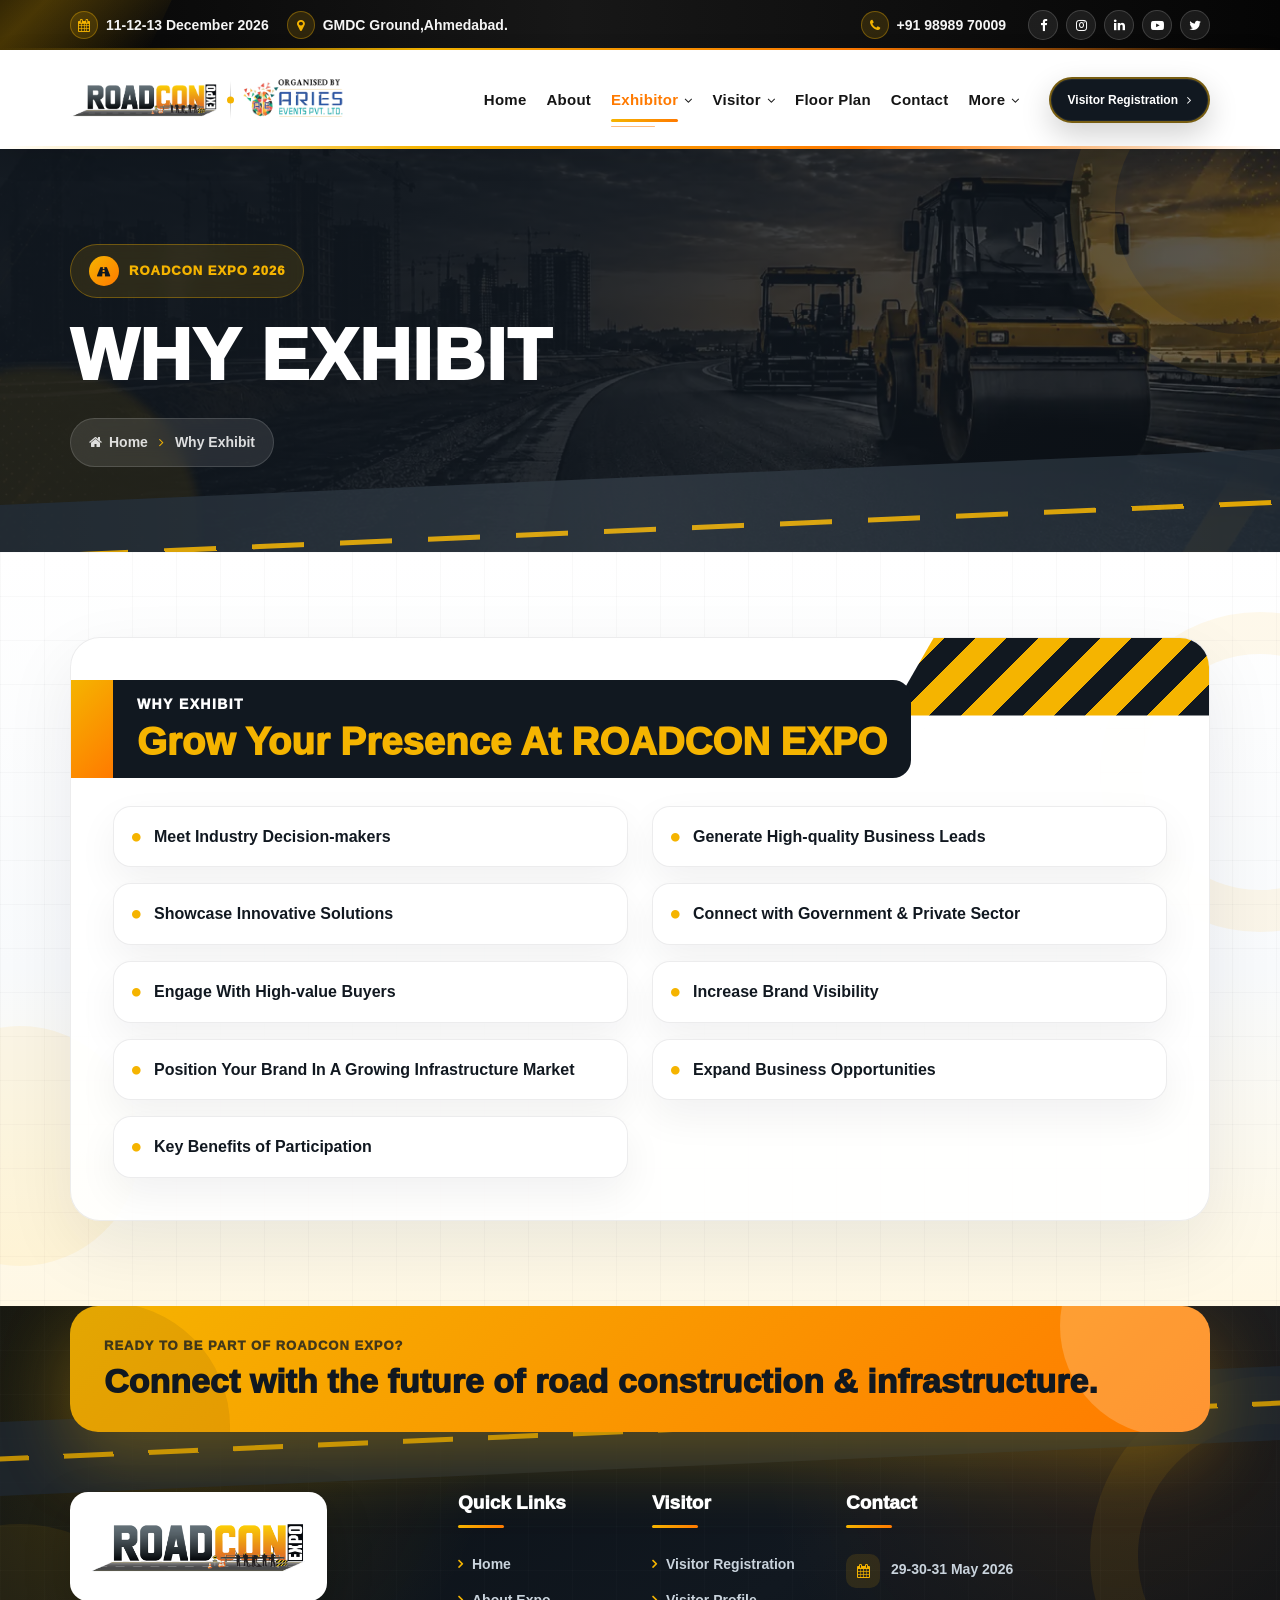
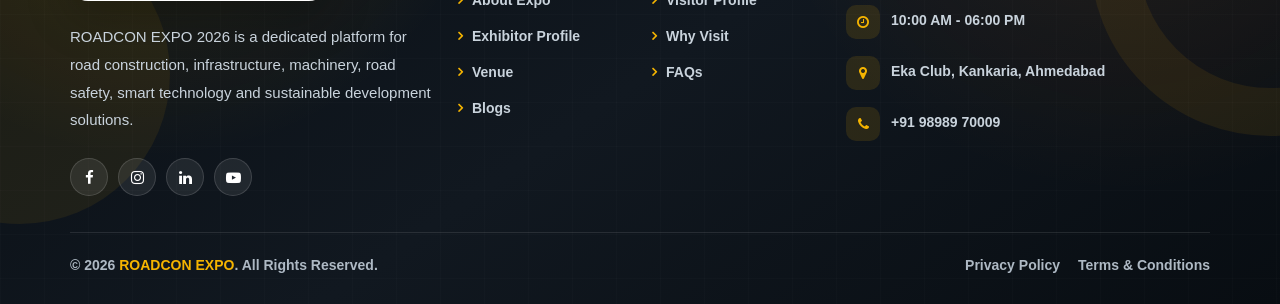
<file: why-exhibit.html>
<!DOCTYPE html>
<html lang="en">

<head>
    <meta charset="UTF-8" />
    <meta name="viewport" content="width=device-width, initial-scale=1.0" />

    <title>ROADCON EXPO | Road Construction & Infrastructure Exhibition</title>

    <!-- Bootstrap CSS -->
    <link href="https://cdn.jsdelivr.net/npm/bootstrap@5.3.3/dist/css/bootstrap.min.css" rel="stylesheet" />

    <!-- Swiper CSS -->
    <link rel="stylesheet" href="https://cdn.jsdelivr.net/npm/swiper@11/swiper-bundle.min.css" />

    <!-- Font Awesome 4 CSS -->
    <link rel="stylesheet" href="https://cdnjs.cloudflare.com/ajax/libs/font-awesome/4.7.0/css/font-awesome.min.css" />

    <!-- AOS CSS -->
    <link href="https://cdn.jsdelivr.net/npm/aos@2.3.4/dist/aos.css" rel="stylesheet" />

    <!-- Custom CSS -->
    <link rel="stylesheet" href="assets/css/style.css" />
</head>

<body>
    <!-- Top Header -->
    <div class="top-header">
        <div class="container-fluid custom-container">
            <div class="row align-items-center">

                <div class="col-lg-7 col-md-12">
                    <div class="top-info">
                        <a href="#" class="top-info-item">
                            <i class="fa fa-calendar"></i>
                            <span>11-12-13 December 2026</span>
                        </a>

                        <a href="https://www.google.com/maps/search/?api=1&query=Ahmedabad+Gujarat" target="_blank"
                            class="top-info-item">
                            <i class="fa fa-map-marker"></i>
                            <span>GMDC Ground,Ahmedabad.</span>
                        </a>
                    </div>
                </div>

                <div class="col-lg-5 col-md-12">
                    <div class="top-social-wrap">
                        <a href="tel:+919898970009" class="top-phone">
                            <i class="fa fa-phone"></i>
                            <span>+91 98989 70009</span>
                        </a>

                        <div class="top-social">
                            <a href="https://www.facebook.com/" target="_blank" aria-label="Facebook">
                                <i class="fa fa-facebook"></i>
                            </a>

                            <a href="https://www.instagram.com/" target="_blank" aria-label="Instagram">
                                <i class="fa fa-instagram"></i>
                            </a>

                            <a href="https://www.linkedin.com/" target="_blank" aria-label="LinkedIn">
                                <i class="fa fa-linkedin"></i>
                            </a>

                            <a href="https://www.youtube.com/" target="_blank" aria-label="YouTube">
                                <i class="fa fa-youtube-play"></i>
                            </a>

                            <a href="https://twitter.com/" target="_blank" aria-label="Twitter">
                                <i class="fa fa-twitter"></i>
                            </a>
                        </div>
                    </div>
                </div>

            </div>
        </div>
    </div>

    <!-- Main Header -->
    <header class="main-header">
        <nav class="navbar navbar-expand-lg">
            <div class="container-fluid custom-container">

                <a class="navbar-brand brand-group" href="index.html">
                    <img class="brand-roadcon" src="assets/images/Roadcon-logo.png" alt="Roadcon Expo Logo" />

                    <span class="brand-separator"></span>

                    <img class="brand-organizer" src="assets/images/oraganizer-1.png" alt="Aries Events Logo" />
                </a>

                <button class="navbar-toggler custom-toggler" type="button" data-bs-toggle="collapse"
                    data-bs-target="#mainNavbar" aria-controls="mainNavbar" aria-expanded="false"
                    aria-label="Toggle navigation">
                    <span></span>
                    <span></span>
                    <span></span>
                </button>

                <div class="collapse navbar-collapse" id="mainNavbar">
                    <ul class="navbar-nav ms-auto align-items-lg-center">

                        <li class="nav-item">
                            <a class="nav-link " href="index.html">
                                <span>Home</span>
                            </a>
                        </li>

                        <li class="nav-item">
                            <a class="nav-link" href="about.html">
                                <span>About</span>
                            </a>
                        </li>

                        <li class="nav-item dropdown nav-mega">
                            <a class="nav-link active dropdown-toggle" href="#" role="button" data-bs-toggle="dropdown">
                                <span>Exhibitor</span>
                                <i class="fa fa-angle-down nav-arrow"></i>
                            </a>

                            <ul class="dropdown-menu creative-dropdown">
                                <li>
                                    <a class="dropdown-item" href="become-exhibitor.html">
                                        <i class="fa fa-briefcase"></i>
                                        <div>
                                            <strong>Become an Exhibitor</strong>
                                            <small>Book your stall space</small>
                                        </div>
                                    </a>
                                </li>

                                <li>
                                    <a class="dropdown-item" href="#">
                                        <i class="fa fa-industry"></i>
                                        <div>
                                            <strong>Exhibitor Profile</strong>
                                            <small>Industry categories</small>
                                        </div>
                                    </a>
                                </li>

                                <li>
                                    <a class="dropdown-item" href="why-exhibit.html">
                                        <i class="fa fa-line-chart"></i>
                                        <div>
                                            <strong>Why Exhibit</strong>
                                            <small>Growth & lead generation</small>
                                        </div>
                                    </a>
                                </li>

                                <li>
                                    <a class="dropdown-item" href="#">
                                        <i class="fa fa-bullhorn"></i>
                                        <div>
                                            <strong>Show Promotion Program</strong>
                                            <small>Brand visibility support</small>
                                        </div>
                                    </a>
                                </li>

                                <li>
                                    <a class="dropdown-item" href="exhibitor-login.html">
                                        <i class="fa fa-sign-in"></i>
                                        <div>
                                            <strong>Exhibitor Login</strong>
                                            <small>Access exhibitor panel</small>
                                        </div>
                                    </a>
                                </li>
                            </ul>
                        </li>

                        <li class="nav-item dropdown nav-mega">
                            <a class="nav-link dropdown-toggle" href="#" role="button" data-bs-toggle="dropdown">
                                <span>Visitor</span>
                                <i class="fa fa-angle-down nav-arrow"></i>
                            </a>

                            <ul class="dropdown-menu creative-dropdown">
                                <li>
                                    <a class="dropdown-item" href="#">
                                        <i class="fa fa-user-plus"></i>
                                        <div>
                                            <strong>Be a Visitor</strong>
                                            <small>Register for the expo</small>
                                        </div>
                                    </a>
                                </li>

                                <li>
                                    <a class="dropdown-item" href="#">
                                        <i class="fa fa-users"></i>
                                        <div>
                                            <strong>Visitor Profile</strong>
                                            <small>Who should attend</small>
                                        </div>
                                    </a>
                                </li>

                                <li>
                                    <a class="dropdown-item" href="#">
                                        <i class="fa fa-map-signs"></i>
                                        <div>
                                            <strong>Why Visit</strong>
                                            <small>Explore industry benefits</small>
                                        </div>
                                    </a>
                                </li>

                                
                            </ul>
                        </li>

                        <li class="nav-item">
                            <a class="nav-link" href="#">
                                <span>Floor Plan</span>
                            </a>
                        </li>

                        

                        <li class="nav-item">
                            <a class="nav-link" href="#">
                                <span>Contact</span>
                            </a>
                        </li>

                        <li class="nav-item dropdown nav-mega">
                            <a class="nav-link dropdown-toggle" href="#" role="button" data-bs-toggle="dropdown">
                                <span>More</span>
                                <i class="fa fa-angle-down nav-arrow"></i>
                            </a>

                            <ul class="dropdown-menu creative-dropdown small-dropdown">
                                <li>
                                    <a class="dropdown-item" href="#">
                                        <i class="fa fa-newspaper-o"></i>
                                        <div>
                                            <strong>Blogs</strong>
                                            <small>Latest updates</small>
                                        </div>
                                    </a>
                                </li>

                                <li>
                                    <a class="dropdown-item" href="#">
                                        <i class="fa fa-question-circle"></i>
                                        <div>
                                            <strong>FAQs</strong>
                                            <small>Common questions</small>
                                        </div>
                                    </a>
                                </li>
                            </ul>
                        </li>

                        <li class="nav-item ms-lg-3">
                            <a class="header-btn" href="#">
                                <span>Visitor Registration</span>
                                <i class="fa fa-angle-right" aria-hidden="true"></i>
                            </a>
                        </li>

                    </ul>
                </div>

            </div>
        </nav>
    </header>

    <!-- Inner Page Breadcrumb -->
    <section class="inner-breadcrumb-section">
        <div class="breadcrumb-bg-pattern"></div>
        <div class="breadcrumb-road-shape"></div>

        <div class="container-fluid custom-container">
            <div class="breadcrumb-content" data-aos="fade-up">

                <div class="breadcrumb-tag">
                    <i class="fa fa-road"></i>
                    <span>ROADCON EXPO 2026</span>
                </div>

                <h1>Why Exhibit</h1>

                <nav class="breadcrumb-nav" aria-label="breadcrumb">
                    <a href="index.html">
                        <i class="fa fa-home"></i>
                        Home
                    </a>

                    <span class="breadcrumb-separator">
                        <i class="fa fa-angle-right"></i>
                    </span>

                    <span>Why Exhibit</span>
                </nav>
            </div>
        </div>
    </section>

    <!-- Why Exhibit Section -->
    <section class="why-exhibit-section">
        <div class="why-exhibit-pattern"></div>

        <div class="container-fluid custom-container">
            <div class="why-exhibit-wrapper" data-aos="fade-up">

                <div class="why-exhibit-heading">
                    <div class="why-exhibit-title-box">
                        <span>Why Exhibit</span>
                        <h2>Grow Your Presence At ROADCON EXPO</h2>
                    </div>
                </div>

                <div class="why-exhibit-content">
                    <div class="row g-4">

                        <div class="col-lg-6">
                            <div class="why-exhibit-list">

                                <div class="why-exhibit-item">
                                    <i class="fa fa-circle"></i>
                                    <span>Meet Industry Decision-makers</span>
                                </div>

                                <div class="why-exhibit-item">
                                    <i class="fa fa-circle"></i>
                                    <span>Showcase Innovative Solutions</span>
                                </div>

                                <div class="why-exhibit-item">
                                    <i class="fa fa-circle"></i>
                                    <span>Engage With High-value Buyers</span>
                                </div>

                                <div class="why-exhibit-item">
                                    <i class="fa fa-circle"></i>
                                    <span>Position Your Brand In A Growing Infrastructure Market</span>
                                </div>

                                <div class="why-exhibit-item">
                                    <i class="fa fa-circle"></i>
                                    <span>Key Benefits of Participation</span>
                                </div>

                            </div>
                        </div>

                        <div class="col-lg-6">
                            <div class="why-exhibit-list">

                                <div class="why-exhibit-item">
                                    <i class="fa fa-circle"></i>
                                    <span>Generate High-quality Business Leads</span>
                                </div>

                                <div class="why-exhibit-item">
                                    <i class="fa fa-circle"></i>
                                    <span>Connect with Government &amp; Private Sector</span>
                                </div>

                                <div class="why-exhibit-item">
                                    <i class="fa fa-circle"></i>
                                    <span>Increase Brand Visibility</span>
                                </div>

                                <div class="why-exhibit-item">
                                    <i class="fa fa-circle"></i>
                                    <span>Expand Business Opportunities</span>
                                </div>

                            </div>
                        </div>

                    </div>
                </div>

            </div>
        </div>
    </section>

    <!-- Footer Section -->
    <footer class="roadcon-footer">
        <div class="footer-bg-pattern"></div>

        <div class="footer-road-line"></div>

        <div class="container-fluid custom-container">

            <!-- Footer CTA -->
            <div class="footer-top-cta" data-aos="fade-up">
                <div>
                    <span>Ready to be part of ROADCON EXPO?</span>
                    <h3>Connect with the future of road construction & infrastructure.</h3>
                </div>

                <!-- <a href="#" class="footer-cta-btn">
        <span>Register Now</span>
        <i class="fa fa-long-arrow-right"></i>
      </a> -->
            </div>

            <div class="footer-main">
                <div class="row g-4">

                    <!-- Footer About -->
                    <div class="col-lg-4 col-md-6">
                        <div class="footer-widget footer-about">
                            <a href="index.html" class="footer-logo">
                                <img src="assets/images/Roadcon-logo.png" alt="Roadcon Expo Logo">
                            </a>

                            <p>
                                ROADCON EXPO 2026 is a dedicated platform for road construction,
                                infrastructure, machinery, road safety, smart technology and
                                sustainable development solutions.
                            </p>

                            <div class="footer-social">
                                <a href="https://www.facebook.com/" target="_blank" aria-label="Facebook">
                                    <i class="fa fa-facebook"></i>
                                </a>

                                <a href="https://www.instagram.com/" target="_blank" aria-label="Instagram">
                                    <i class="fa fa-instagram"></i>
                                </a>

                                <a href="https://www.linkedin.com/" target="_blank" aria-label="LinkedIn">
                                    <i class="fa fa-linkedin"></i>
                                </a>

                                <a href="https://www.youtube.com/" target="_blank" aria-label="YouTube">
                                    <i class="fa fa-youtube-play"></i>
                                </a>
                            </div>
                        </div>
                    </div>

                    <!-- Quick Links -->
                    <div class="col-lg-2 col-md-6">
                        <div class="footer-widget">
                            <h4>Quick Links</h4>

                            <ul class="footer-links">
                                <li><a href="index.html">Home</a></li>
                                <li><a href="about.html">About Expo</a></li>
                                <li><a href="#exhibitor-profile">Exhibitor Profile</a></li>
                                <li><a href="#venue">Venue</a></li>
                                <li><a href="#">Blogs</a></li>
                            </ul>
                        </div>
                    </div>



                    <!-- Visitor -->
                    <div class="col-lg-2 col-md-6">
                        <div class="footer-widget">
                            <h4>Visitor</h4>

                            <ul class="footer-links">
                                <li><a href="#">Visitor Registration</a></li>
                                <li><a href="#">Visitor Profile</a></li>
                                <li><a href="#">Why Visit</a></li>
                                <li><a href="#">FAQs</a></li>

                            </ul>
                        </div>
                    </div>

                    <!-- Contact -->
                    <div class="col-lg-3 col-md-6">
                        <div class="footer-widget footer-contact">
                            <h4>Contact</h4>

                            <div class="footer-contact-item">
                                <i class="fa fa-calendar"></i>
                                <span>29-30-31 May 2026</span>
                            </div>

                            <div class="footer-contact-item">
                                <i class="fa fa-clock-o"></i>
                                <span>10:00 AM - 06:00 PM</span>
                            </div>

                            <div class="footer-contact-item">
                                <i class="fa fa-map-marker"></i>
                                <span>Eka Club, Kankaria, Ahmedabad</span>
                            </div>

                            <div class="footer-contact-item">
                                <i class="fa fa-phone"></i>
                                <a href="tel:+919898970009">+91 98989 70009</a>
                            </div>
                        </div>
                    </div>

                </div>
            </div>

            <!-- Footer Bottom -->
            <div class="footer-bottom">
                <p>
                    © 2026 <strong>ROADCON EXPO</strong>. All Rights Reserved.
                </p>

                <div class="footer-bottom-links">
                    <a href="#">Privacy Policy</a>
                    <a href="#">Terms & Conditions</a>
                </div>
            </div>

        </div>
    </footer>

    <!-- Bootstrap JS -->
    <script src="https://cdn.jsdelivr.net/npm/bootstrap@5.3.3/dist/js/bootstrap.bundle.min.js">
    </script>

    <!-- Swiper JS -->
    <script src="https://cdn.jsdelivr.net/npm/swiper@11/swiper-bundle.min.js"></script>

    <!-- AOS JS -->
    <script src="https://cdn.jsdelivr.net/npm/aos@2.3.4/dist/aos.js">
    </script>

    <!-- Custom JS -->
    <script src="assets/js/main.js"></script>

</body>

</html>
</file>
<file: assets/css/style.css>
:root {
  --primary-color: #f5b400;
  --secondary-color: #ff7a00;
  --dark-color: #111820;
  --black-color: #050505;
  --text-color: #222222;
  --white-color: #ffffff;
  --gray-color: #6c757d;
  --border-color: #e8e8e8;
}

* {
  margin: 0;
  padding: 0;
  box-sizing: border-box;
}

body {
  color: var(--text-color);
  font-family: Arial, Helvetica, sans-serif;
  overflow-x: hidden;
  background-color: #ffffff;
}

a {
  text-decoration: none;
}

.custom-container {
  padding-left: 70px;
  padding-right: 70px;
}

/* Top Header */
.top-header {
  position: relative;
  background:
    linear-gradient(90deg, #050505 0%, #171717 45%, #050505 100%);
  color: var(--white-color);
  padding: 10px 0;
  font-size: 14px;
  overflow: hidden;
}

.top-header::before {
  content: "";
  position: absolute;
  top: 0;
  left: -120px;
  width: 280px;
  height: 100%;
  background: linear-gradient(
    120deg,
    transparent,
    rgba(245, 180, 0, 0.28),
    transparent
  );
  transform: skewX(-25deg);
  animation: topShine 5s linear infinite;
}

.top-header::after {
  content: "";
  position: absolute;
  left: 0;
  bottom: 0;
  width: 100%;
  height: 2px;
  background: linear-gradient(
    90deg,
    transparent,
    var(--primary-color),
    var(--secondary-color),
    transparent
  );
}

.top-info,
.top-social-wrap {
  position: relative;
  z-index: 2;
}

.top-info {
  display: flex;
  align-items: center;
  gap: 18px;
  flex-wrap: wrap;
}

.top-info-item,
.top-phone {
  display: inline-flex;
  align-items: center;
  gap: 8px;
  color: #f5f5f5;
  font-weight: 600;
  transition: all 0.3s ease;
}

.top-info-item:hover,
.top-phone:hover {
  color: var(--primary-color);
}

.top-info-item i,
.top-phone i {
  width: 28px;
  height: 28px;
  background: rgba(245, 180, 0, 0.14);
  border: 1px solid rgba(245, 180, 0, 0.35);
  color: var(--primary-color);
  border-radius: 50%;
  display: inline-flex;
  align-items: center;
  justify-content: center;
  font-size: 13px;
  transition: all 0.3s ease;
}

.top-info-item:hover i,
.top-phone:hover i {
  background: var(--primary-color);
  color: #111111;
  transform: translateY(-2px);
}

.top-social-wrap {
  display: flex;
  justify-content: flex-end;
  align-items: center;
  gap: 22px;
}

.top-social {
  display: flex;
  align-items: center;
  gap: 8px;
}

.top-social a {
  width: 30px;
  height: 30px;
  background: rgba(255, 255, 255, 0.08);
  color: #ffffff;
  border: 1px solid rgba(255, 255, 255, 0.16);
  border-radius: 50%;
  display: inline-flex;
  align-items: center;
  justify-content: center;
  font-size: 13px;
  transition: all 0.3s ease;
}

.top-social a:hover {
  background: linear-gradient(135deg, var(--primary-color), var(--secondary-color));
  color: #111111;
  border-color: transparent;
  transform: translateY(-3px) rotate(8deg);
  box-shadow: 0 8px 20px rgba(245, 180, 0, 0.35);
}

@keyframes topShine {
  0% {
    left: -180px;
  }

  100% {
    left: 110%;
  }
}

/* Top Header Responsive */

@media (max-width: 991px) {
  .top-info {
    justify-content: center;
    text-align: center;
    gap: 12px;
    margin-bottom: 8px;
  }

  .top-social-wrap {
    justify-content: center;
    flex-wrap: wrap;
    gap: 14px;
  }
}

@media (max-width: 767px) {
  .top-header {
    padding: 8px 0;
  }

  .top-info {
    display: none;
  }

  .top-phone span {
    font-size: 13px;
  }

  .top-social a {
    width: 28px;
    height: 28px;
    font-size: 12px;
  }
}

/* ================================
   MAIN HEADER
================================ */

.main-header {
  position: sticky;
  top: 0;
  z-index: 999;
  background: rgba(255, 255, 255, 0.98);
  backdrop-filter: blur(14px);
  box-shadow: 0 8px 28px rgba(0, 0, 0, 0.08);
}

.main-header::after {
  content: "";
  position: absolute;
  left: 0;
  bottom: 0;
  width: 100%;
  height: 3px;
  background: linear-gradient(
    90deg,
    transparent,
    var(--primary-color),
    var(--secondary-color),
    transparent
  );
}

.navbar {
  padding: 0;
  min-height: 82px;
}

/* ================================
   LOGO AREA
================================ */

.brand-group {
  display: flex;
  align-items: center;
  gap: 10px;
  padding: 7px 0;
  flex-shrink: 0;
}

.brand-roadcon {
  width: 165px;
  height: 85px;
  max-height: 150px;
  object-fit: contain;
  transition: all 0.35s ease;
}

.brand-separator {
  width: 1px;
  height: 38px;
  background: linear-gradient(
    180deg,
    transparent,
    rgba(0, 0, 0, 0.25),
    transparent
  );
  position: relative;
}

.brand-separator::before {
  content: "";
  position: absolute;
  left: -3px;
  top: 50%;
  width: 7px;
  height: 7px;
  background: var(--primary-color);
  border-radius: 50%;
  transform: translateY(-50%);
}

.brand-organizer {
  width: 104px;
  max-height: 100px;
  height: 85px;
  object-fit: contain;
  transition: all 0.35s ease;
}

.navbar-brand:hover .brand-roadcon,
.navbar-brand:hover .brand-organizer {
  transform: translateY(-2px);
}

/* ================================
   NAVBAR MENU
================================ */

.navbar-nav {
  gap: 6px;
}

.navbar-nav .nav-item {
  position: relative;
  white-space: nowrap;
}

.navbar-nav .nav-link {
  position: relative;
  color: #151515;
  font-size: 14px;
  font-weight: 800;
  padding: 31px 8px !important;
  letter-spacing: 0.25px;
  line-height: 1.2;
  transition: all 0.3s ease;
}

.navbar-nav .nav-link span {
  position: relative;
  display: inline-flex;
  align-items: center;
}

/* Clean underline hover */
.navbar-nav .nav-link span::before {
  content: "";
  position: absolute;
  left: 0;
  bottom: -13px;
  width: 0;
  height: 3px;
  background: linear-gradient(
    90deg,
    var(--primary-color),
    var(--secondary-color)
  );
  border-radius: 50px;
  transition: all 0.35s ease;
}

/* Small second line */
.navbar-nav .nav-link span::after {
  content: "";
  position: absolute;
  left: 0;
  bottom: -18px;
  width: 0;
  height: 1px;
  background: rgba(255, 122, 0, 0.5);
  border-radius: 50px;
  transition: all 0.35s ease;
}

.navbar-nav .nav-link:hover,
.navbar-nav .nav-link.active {
  color: var(--secondary-color);
}

.navbar-nav .nav-link:hover span::before,
.navbar-nav .nav-link.active span::before {
  width: 100%;
}

.navbar-nav .nav-link:hover span::after,
.navbar-nav .nav-link.active span::after {
  width: 65%;
}

/* ================================
   DROPDOWN ARROW FIX
   No Bootstrap / FontAwesome conflict
================================ */

/* Dropdown Arrow Fix */

.navbar-nav .dropdown-toggle::after {
  display: none !important;
}

.navbar-nav .dropdown-toggle {
  display: inline-flex;
  align-items: center;
  gap: 6px;
}

.navbar-nav .dropdown-toggle .nav-arrow {
  font-size: 13px;
  color: #151515;
  line-height: 1;
  position: relative;
  top: 1px;
  transition: all 0.3s ease;
}

.navbar-nav .dropdown-toggle:hover .nav-arrow,
.navbar-nav .dropdown.show .dropdown-toggle .nav-arrow,
.navbar-nav .dropdown:hover .dropdown-toggle .nav-arrow {
  color: var(--secondary-color);
  transform: rotate(180deg);
}

@media (max-width: 991px) {
  .navbar-nav .dropdown-toggle {
    width: 100%;
    justify-content: space-between;
  }

  .navbar-nav .dropdown-toggle .nav-arrow {
    margin-left: auto;
  }
}

/* ================================
   CREATIVE DROPDOWN
================================ */

.creative-dropdown {
  border: none;
  border-radius: 18px;
  padding: 14px;
  min-width: 310px;
  background:
    linear-gradient(145deg, rgba(255, 255, 255, 0.98), rgba(255, 248, 225, 0.98));
  box-shadow:
    0 25px 70px rgba(0, 0, 0, 0.16),
    inset 0 0 0 1px rgba(245, 180, 0, 0.22);
  overflow: hidden;
  animation: dropdownFade 0.35s ease;
}

.creative-dropdown::before {
  content: "";
  position: absolute;
  top: -70px;
  right: -70px;
  width: 150px;
  height: 150px;
  background: rgba(245, 180, 0, 0.18);
  border-radius: 50%;
}

.creative-dropdown::after {
  content: "";
  position: absolute;
  left: 20px;
  top: 0;
  width: 70px;
  height: 4px;
  background: linear-gradient(
    90deg,
    var(--primary-color),
    var(--secondary-color)
  );
  border-radius: 0 0 30px 30px;
}

.small-dropdown {
  min-width: 250px;
}

.creative-dropdown li {
  position: relative;
  z-index: 2;
}

.creative-dropdown .dropdown-item {
  display: flex;
  align-items: center;
  gap: 13px;
  padding: 13px 14px;
  border-radius: 13px;
  color: #1c1c1c;
  transition: all 0.28s ease;
  white-space: normal;
}

.creative-dropdown .dropdown-item i {
  min-width: 42px;
  width: 42px;
  height: 42px;
  background: #111820;
  color: var(--primary-color);
  border-radius: 12px;
  display: inline-flex;
  align-items: center;
  justify-content: center;
  font-size: 17px;
  transition: all 0.28s ease;
}

.creative-dropdown .dropdown-item strong {
  display: block;
  font-size: 14px;
  font-weight: 900;
  line-height: 1.25;
  margin-bottom: 3px;
}

.creative-dropdown .dropdown-item small {
  display: block;
  font-size: 12px;
  color: #707070;
  font-weight: 600;
  line-height: 1.3;
}

.creative-dropdown .dropdown-item:hover {
  background: #111820;
  color: #ffffff;
  transform: translateX(5px);
}

.creative-dropdown .dropdown-item:hover i {
  background: linear-gradient(
    135deg,
    var(--primary-color),
    var(--secondary-color)
  );
  color: #111111;
  transform: rotate(-8deg) scale(1.05);
}

.creative-dropdown .dropdown-item:hover small {
  color: #d7d7d7;
}

@keyframes dropdownFade {
  from {
    opacity: 0;
    transform: translateY(18px) scale(0.97);
  }

  to {
    opacity: 1;
    transform: translateY(0) scale(1);
  }
}

/* ================================
   HEADER BUTTON
================================ */

.header-btn {
  position: relative;
  isolation: isolate;
  overflow: hidden;
  display: inline-flex;
  align-items: center;
  justify-content: center;
  gap: 9px;
  background: #111820;
  color: #ffffff;
  padding: 13px 20px;
  border-radius: 50px;
  font-weight: 900;
  font-size: 13px;
  border: 2px solid rgba(245, 180, 0, 0.45);
  box-shadow:
    0 12px 30px rgba(0, 0, 0, 0.18),
    inset 0 0 0 1px rgba(255, 255, 255, 0.06);
  transition: all 0.35s ease;
}

.header-btn::before {
  content: "";
  position: absolute;
  inset: 4px;
  background: linear-gradient(
    135deg,
    var(--primary-color),
    var(--secondary-color)
  );
  border-radius: inherit;
  z-index: -2;
  opacity: 0;
  transition: all 0.35s ease;
}

.header-btn::after {
  content: "";
  position: absolute;
  top: -80%;
  left: -35%;
  width: 35px;
  height: 260%;
  background: rgba(255, 255, 255, 0.55);
  transform: rotate(28deg);
  animation: btnShine 3s linear infinite;
  z-index: -1;
}

.header-btn span,
.header-btn i {
  position: relative;
  z-index: 2;
}

.header-btn i {
  transition: all 0.35s ease;
}

.header-btn:hover {
  color: #111111;
  transform: translateY(-3px);
  border-color: transparent;
  box-shadow: 0 16px 42px rgba(245, 180, 0, 0.38);
}

.header-btn:hover::before {
  opacity: 1;
  inset: 0;
}

.header-btn:hover i {
  transform: translateX(5px);
}

@keyframes btnShine {
  0% {
    left: -40%;
  }

  45% {
    left: 125%;
  }

  100% {
    left: 125%;
  }
}

/* ================================
   MOBILE TOGGLE
================================ */

.custom-toggler {
  border: none;
  width: 44px;
  height: 40px;
  padding: 0;
  box-shadow: none !important;
  display: none;
  flex-direction: column;
  align-items: center;
  justify-content: center;
  gap: 6px;
  background: transparent;
}

.custom-toggler span {
  width: 28px;
  height: 3px;
  background: #111111;
  border-radius: 30px;
  transition: all 0.3s ease;
}

.custom-toggler:hover span {
  background: var(--secondary-color);
}

.custom-toggler.is-open span:nth-child(1) {
  transform: translateY(9px) rotate(45deg);
}

.custom-toggler.is-open span:nth-child(2) {
  opacity: 0;
}

.custom-toggler.is-open span:nth-child(3) {
  transform: translateY(-9px) rotate(-45deg);
}

/* ================================
   DESKTOP DROPDOWN HOVER
================================ */

@media (min-width: 992px) {
  .navbar .dropdown:hover .dropdown-menu {
    display: block;
    margin-top: 0;
  }

  .creative-dropdown {
    top: 96%;
  }
}

/* ================================
   RESPONSIVE HEADER
================================ */

@media (max-width: 1399px) {
  .brand-roadcon {
    width: 150px;
  }

  .brand-organizer {
    width: 104px;
  }

  .navbar-nav .nav-link {
    font-size: 15px;
    padding-left: 7px !important;
    padding-right: 7px !important;
  }

  .header-btn {
    padding: 12px 17px;
    font-size: 12px;
  }
}

@media (max-width: 1199px) {
  .brand-roadcon {
    width: 138px;
  }

  .brand-organizer {
    width: 76px;
  }

  .brand-group {
    gap: 8px;
  }

  .brand-separator {
    height: 34px;
  }

  .navbar-nav {
    gap: 2px;
  }

  .navbar-nav .nav-link {
    font-size: 12px;
    padding-left: 5px !important;
    padding-right: 5px !important;
  }

  .header-btn {
    padding: 11px 14px;
    font-size: 12px;
  }
}

@media (max-width: 991px) {
  .main-header {
    position: sticky;
  }

  .navbar {
    padding: 8px 0;
    min-height: auto;
  }

  .custom-toggler {
    display: flex;
  }

  .brand-roadcon {
    width: 170px;
  }

  .brand-organizer {
    width: 95px;
  }

  .brand-separator {
    height: 38px;
  }

  .navbar-collapse {
    margin-top: 12px;
    padding: 16px;
    background: #ffffff;
    border-radius: 18px;
    box-shadow: 0 18px 45px rgba(0, 0, 0, 0.12);
    max-height: 75vh;
    overflow-y: auto;
  }

  .navbar-nav {
    align-items: flex-start !important;
    gap: 0;
  }

  .navbar-nav .nav-item {
    width: 100%;
  }

  .navbar-nav .nav-link {
    width: 100%;
    padding: 13px 0 !important;
    font-size: 15px;
  }

  .navbar-nav .nav-link span::before,
  .navbar-nav .nav-link span::after {
    display: none;
  }

  .navbar-nav .dropdown-toggle {
    width: 100%;
  }

  .navbar-nav .dropdown-toggle span {
    width: 100%;
  }

  .navbar-nav .dropdown-toggle span::after {
    right: 2px;
  }

  .creative-dropdown {
    min-width: 100%;
    width: 100%;
    border-radius: 14px;
    padding: 10px;
    margin: 5px 0 10px;
    box-shadow: none;
    background: #fff8e4;
    animation: none;
  }

  .creative-dropdown .dropdown-item {
    padding: 12px;
  }

  .header-btn {
    margin-top: 12px;
    width: 100%;
  }
}

@media (max-width: 767px) {
  .brand-roadcon {
    width: 145px;
  }

  .brand-organizer {
    width: 82px;
  }

  .brand-group {
    gap: 7px;
  }

  .brand-separator {
    height: 34px;
  }
}

@media (max-width: 420px) {
  .brand-roadcon {
    width: 128px;
  }

  .brand-organizer {
    width: 72px;
  }

  .brand-separator {
    display: none;
  }
}

/* ================================
   HERO SLIDER
================================ */

.hero-slider-section {
  position: relative;
  overflow: hidden;
}

.hero-slide {
  position: relative;
  min-height: 640px;
  overflow: hidden;
  background-size: cover;
  background-position: center;
}

.min-vh-hero {
  min-height: 640px;
}

.slide-one {
  background-image:
    linear-gradient(
      105deg,
      rgba(0, 0, 0, 0.82) 0%,
      rgba(0, 0, 0, 0.65) 45%,
      rgba(0, 0, 0, 0.22) 100%
    ),
    url("https://images.unsplash.com/photo-1504307651254-35680f356dfd?auto=format&fit=crop&w=1800&q=80");
}

.slide-two {
  background-image:
    linear-gradient(
      105deg,
      rgba(0, 0, 0, 0.82) 0%,
      rgba(0, 0, 0, 0.64) 45%,
      rgba(0, 0, 0, 0.2) 100%
    ),
    url("https://images.unsplash.com/photo-1503387762-592deb58ef4e?auto=format&fit=crop&w=1800&q=80");
}

.slide-three {
  background-image:
    linear-gradient(
      105deg,
      rgba(0, 0, 0, 0.82) 0%,
      rgba(0, 0, 0, 0.64) 45%,
      rgba(0, 0, 0, 0.2) 100%
    ),
    url("https://images.unsplash.com/photo-1541888946425-d81bb19240f5?auto=format&fit=crop&w=1800&q=80");
}

/* Premium Image Zoom Animation */

.carousel-item.active.hero-slide {
  animation: heroBgZoom 8s ease-in-out forwards;
}

@keyframes heroBgZoom {
  from {
    background-size: 100%;
    background-position: center;
  }

  to {
    background-size: 108%;
    background-position: center;
  }
}

/* Overlay Design */

.hero-overlay {
  position: absolute;
  inset: 0;
  background:
    radial-gradient(
      circle at 78% 38%,
      rgba(245, 180, 0, 0.24),
      transparent 28%
    ),
    linear-gradient(90deg, rgba(0, 0, 0, 0.18), transparent);
  z-index: 1;
}

.hero-overlay::before {
  content: "";
  position: absolute;
  inset: 0;
  background-image:
    linear-gradient(rgba(255, 255, 255, 0.035) 1px, transparent 1px),
    linear-gradient(90deg, rgba(255, 255, 255, 0.035) 1px, transparent 1px);
  background-size: 46px 46px;
  opacity: 0.42;
}

.hero-overlay::after {
  content: "";
  position: absolute;
  width: 420px;
  height: 420px;
  right: -120px;
  bottom: 40px;
  border: 1px solid rgba(245, 180, 0, 0.3);
  border-radius: 50%;
  box-shadow: 0 0 80px rgba(245, 180, 0, 0.16);
  animation: heroCircleRotate 12s linear infinite;
}

@keyframes heroCircleRotate {
  from {
    transform: rotate(0deg);
  }

  to {
    transform: rotate(360deg);
  }
}

/* Content */

.hero-content {
  position: relative;
  z-index: 4;
  padding-top: 25px;
  padding-bottom: 0;
}

.carousel-item.active .hero-content {
  animation: heroTextUp 0.9s ease both;
}

@keyframes heroTextUp {
  from {
    opacity: 0;
    transform: translateY(45px);
  }

  to {
    opacity: 1;
    transform: translateY(0);
  }
}

.hero-badge {
  display: inline-flex;
  align-items: center;
  color: var(--primary-color);
  background: rgba(245, 180, 0, 0.12);
  border: 1px solid rgba(245, 180, 0, 0.55);
  padding: 13px 24px;
  border-radius: 4px;
  font-size: 15px;
  font-weight: 900;
  letter-spacing: 0.4px;
  margin-bottom: 28px;
  box-shadow: inset 0 0 30px rgba(245, 180, 0, 0.06);
}

.hero-content h1 {
  color: #ffffff;
  font-size: clamp(46px, 6vw, 58px);
  font-weight: 950;
  line-height: 1.05;
  margin-bottom: 24px;
  text-transform: uppercase;
  letter-spacing: 1px;
  max-width: 900px;
}

.hero-content h1 span {
  display: block;
  color: var(--primary-color);
  text-shadow: 0 12px 35px rgba(245, 180, 0, 0.25);
}

.hero-content p {
  color: #eeeeee;
  font-size: 19px;
  line-height: 1.8;
  max-width: 760px;
  margin-bottom: 26px;
}

/* ================================
   COMPACT HERO EVENT INFO
================================ */

.hero-fixed-info {
  position: relative;
  left: auto;
  right: auto;
  bottom: auto;
  z-index: 5;
  display: inline-grid;
  grid-template-columns: auto auto auto auto;
  gap: 10px;
  align-items: center;
  max-width: 100%;
  padding: 10px;
  border-radius: 18px;
  background: rgba(255, 255, 255, 0.10);
  border: 1px solid rgba(255, 255, 255, 0.16);
  backdrop-filter: blur(14px);
  box-shadow: 0 22px 55px rgba(0, 0, 0, 0.22);
}

.carousel-item.active .hero-fixed-info {
  animation: heroInfoUp 1s ease 0.25s both;
}

@keyframes heroInfoUp {
  from {
    opacity: 0;
    transform: translateY(35px);
  }

  to {
    opacity: 1;
    transform: translateY(0);
  }
}

.hero-info-card {
  position: relative;
  overflow: hidden;
  display: flex;
  align-items: center;
  gap: 11px;
  background: rgba(255, 255, 255, 0.96);
  padding: 12px 16px;
  border-radius: 13px;
  border: 1px solid rgba(245, 180, 0, 0.24);
  min-width: 185px;
  box-shadow: none;
}

.hero-info-card::before {
  content: "";
  position: absolute;
  left: 0;
  top: 12px;
  bottom: 12px;
  width: 3px;
  background: linear-gradient(var(--primary-color), var(--secondary-color));
  border-radius: 0 20px 20px 0;
}

.hero-info-card i {
  min-width: 38px;
  width: 38px;
  height: 38px;
  display: inline-flex;
  align-items: center;
  justify-content: center;
  background: #111820;
  color: var(--primary-color);
  border-radius: 10px;
  font-size: 16px;
}

.hero-info-card small {
  display: block;
  color: #777777;
  font-size: 10px;
  font-weight: 900;
  text-transform: uppercase;
  letter-spacing: 0.8px;
  margin-bottom: 3px;
}

.hero-info-card strong {
  display: block;
  color: #111111;
  font-size: 14px;
  font-weight: 900;
  line-height: 1.2;
}

/* ================================
   REGISTER BUTTON
================================ */

.hero-register-btn {
  position: relative;
  isolation: isolate;
  overflow: hidden;
  min-width: 120px;
  min-height: 50px;
  display: inline-flex;
  align-items: center;
  justify-content: center;
  gap: 9px;
  background: #111820;
  color: #ffffff;
  border-radius: 13px;
  padding: 13px 15px;
  font-size: 14px;
  font-weight: 950;
  border: 1px solid rgba(245, 180, 0, 0.75);
  box-shadow: none;
  transition: all 0.35s ease;
}

.hero-register-btn::before {
  content: "";
  position: absolute;
  inset: 4px;
  border-radius: 10px;
  background: linear-gradient(135deg, var(--primary-color), var(--secondary-color));
  opacity: 0;
  transition: all 0.35s ease;
  z-index: -2;
}

.hero-register-btn::after {
  content: "";
  position: absolute;
  top: -90%;
  left: -35%;
  width: 38px;
  height: 280%;
  background: rgba(255, 255, 255, 0.5);
  transform: rotate(28deg);
  animation: heroBtnShine 3s linear infinite;
  z-index: -1;
}

.hero-register-btn span,
.hero-register-btn i {
  position: relative;
  z-index: 2;
}

.hero-register-btn i {
  transition: all 0.35s ease;
}

.hero-register-btn:hover {
  color: #111111;
  transform: translateY(-3px);
  border-color: transparent;
  box-shadow: 0 16px 40px rgba(245, 180, 0, 0.32);
}

.hero-register-btn:hover::before {
  inset: 0;
  opacity: 1;
}

.hero-register-btn:hover i {
  transform: translateX(6px);
}

@keyframes heroBtnShine {
  0% {
    left: -40%;
  }

  45% {
    left: 125%;
  }

  100% {
    left: 125%;
  }
}

/* ================================
   CONTROLS + INDICATORS
================================ */

.hero-control {
  width: 64px;
  opacity: 1;
  z-index: 8;
}

.hero-control .carousel-control-prev-icon,
.hero-control .carousel-control-next-icon {
  width: 48px;
  height: 48px;
  background-size: 52%;
  background-color: rgba(17, 24, 32, 0.72);
  border: 1px solid rgba(245, 180, 0, 0.4);
  border-radius: 50%;
  backdrop-filter: blur(8px);
  transition: all 0.35s ease;
}

.hero-control:hover .carousel-control-prev-icon,
.hero-control:hover .carousel-control-next-icon {
  background-color: var(--primary-color);
  transform: scale(1.08);
}

.hero-indicators {
  left: auto;
  right: 70px;
  bottom: 34px;
  z-index: 8;
  margin: 0;
  justify-content: flex-end;
}

.hero-indicators [data-bs-target] {
  width: 26px;
  height: 4px;
  border: none;
  border-radius: 30px;
  background-color: #ffffff;
  opacity: 0.45;
  transition: all 0.3s ease;
}

.hero-indicators .active {
  width: 48px;
  background: linear-gradient(90deg, var(--primary-color), var(--secondary-color));
  opacity: 1;
}

/* ================================
   RESPONSIVE HERO
================================ */

@media (max-width: 1199px) {
  .hero-slide,
  .min-vh-hero {
    min-height: 720px;
  }

  .hero-fixed-info {
    display: grid;
    grid-template-columns: repeat(2, 1fr);
    width: 100%;
  }

  .hero-register-btn {
    width: 100%;
    min-height: 58px;
  }

  .hero-indicators {
    right: 35px;
    bottom: 24px;
  }
}

@media (max-width: 991px) {
  .hero-slide,
  .min-vh-hero {
    min-height: 760px;
  }

  .hero-content {
    padding-top: 20px;
  }

  .hero-content h1 {
    font-size: 48px;
  }

  .hero-fixed-info {
    margin-top: 20px;
  }
}

@media (max-width: 767px) {
  .hero-slide,
  .min-vh-hero {
    min-height: 820px;
  }

  .hero-badge {
    font-size: 13px;
    padding: 11px 16px;
    margin-bottom: 22px;
  }

  .hero-content h1 {
    font-size: 38px;
    margin-bottom: 18px;
  }

  .hero-content p {
    font-size: 16px;
    margin-bottom: 20px;
  }

  .hero-fixed-info {
    grid-template-columns: 1fr;
    padding: 9px;
    gap: 9px;
    border-radius: 16px;
    width: 100%;
  }

  .hero-info-card {
    min-width: auto;
    width: 100%;
    padding: 12px 14px;
  }

  .hero-info-card i {
    width: 36px;
    height: 36px;
    min-width: 36px;
    font-size: 15px;
  }

  .hero-register-btn {
    width: 100%;
    min-width: auto;
    min-height: 54px;
  }

  .hero-indicators {
    right: 18px;
    bottom: 20px;
  }

  .hero-control {
    width: 50px;
  }

  .hero-control .carousel-control-prev-icon,
  .hero-control .carousel-control-next-icon {
    width: 40px;
    height: 40px;
  }
}

@media (max-width: 480px) {
  .hero-slide,
  .min-vh-hero {
    min-height: 850px;
  }

  .hero-content h1 {
    font-size: 34px;
  }

  .hero-badge {
    font-size: 12px;
    padding: 10px 14px;
  }

  .hero-info-card strong {
    font-size: 13px;
  }
}


/* ================================
   ABOUT PREVIEW SECTION
================================ */

.about-preview-section {
  position: relative;
  padding: 95px 0 85px;
  background:
    radial-gradient(circle at 8% 18%, rgba(245, 180, 0, 0.12), transparent 28%),
    linear-gradient(180deg, #ffffff 0%, #fff8e4 100%);
  overflow: hidden;
}

.about-bg-pattern {
  position: absolute;
  inset: 0;
  background-image:
    linear-gradient(rgba(17, 24, 32, 0.035) 1px, transparent 1px),
    linear-gradient(90deg, rgba(17, 24, 32, 0.035) 1px, transparent 1px);
  background-size: 42px 42px;
  opacity: 0.65;
  pointer-events: none;
}

.about-preview-section .container-fluid {
  position: relative;
  z-index: 2;
}

/* ================================
   ABOUT LEFT VISUAL
================================ */

.about-visual {
  position: relative;
  min-height: 545px;
  padding: 34px;
}

.about-visual::before {
  content: "";
  position: absolute;
  left: 0;
  top: 34px;
  width: 78%;
  height: 82%;
  border-radius: 28px;
  background: var(--primary-color);
  transform: rotate(-3deg);
  box-shadow: 0 28px 70px rgba(0, 0, 0, 0.18);
}

.about-visual::after {
  content: "";
  position: absolute;
  right: 28px;
  top: 8px;
  width: 180px;
  height: 180px;
  border-radius: 50%;
  background: linear-gradient(
    135deg,
    rgba(245, 180, 0, 0.38),
    rgba(255, 122, 0, 0.22)
  );
  filter: blur(2px);
  opacity: 0.8;
}

.about-main-image {
  position: relative;
  z-index: 2;
  width: 82%;
  height: 445px;
  border-radius: 30px;
  overflow: hidden;
  border: 8px solid #ffffff;
  box-shadow: 0 30px 80px rgba(0, 0, 0, 0.22);
}

.about-main-image img {
  width: 100%;
  height: 100%;
  object-fit: cover;
  object-position: center;
  transform: scale(1.03);
  transition: all 0.6s ease;
}

.about-visual:hover .about-main-image img {
  transform: scale(1.1);
}

.about-main-image::before {
  content: "";
  position: absolute;
  inset: 0;
  background:
    linear-gradient(135deg, rgba(17, 24, 32, 0.12), rgba(0, 0, 0, 0.45)),
    radial-gradient(circle at 18% 20%, rgba(245, 180, 0, 0.18), transparent 35%);
  z-index: 1;
}

.about-road-line {
  position: absolute;
  left: 48px;
  bottom: 54px;
  z-index: 3;
  width: 72%;
  height: 95px;
  background: #1c252f;
  border-radius: 20px;
  transform: rotate(-5deg);
  box-shadow: 0 18px 40px rgba(0, 0, 0, 0.25);
  overflow: hidden;
}

.about-road-line::before {
  content: "";
  position: absolute;
  top: 50%;
  left: 24px;
  right: 24px;
  height: 5px;
  transform: translateY(-50%);
  background: repeating-linear-gradient(
    90deg,
    var(--primary-color) 0,
    var(--primary-color) 46px,
    transparent 46px,
    transparent 78px
  );
}

.about-road-line::after {
  content: "";
  position: absolute;
  inset: 0;
  background:
    linear-gradient(90deg, transparent, rgba(255, 255, 255, 0.08), transparent);
  animation: aboutRoadShine 4s linear infinite;
}

@keyframes aboutRoadShine {
  0% {
    transform: translateX(-100%);
  }

  100% {
    transform: translateX(100%);
  }
}


/* ================================
   EXPERIENCE BOX
================================ */

.about-experience-box {
  position: absolute;
  right: 35px;
  bottom: 72px;
  z-index: 6;
  width: 150px;
  height: 150px;
  border-radius: 26px;
  background:
    linear-gradient(135deg, var(--primary-color), var(--secondary-color));
  color: #111111;
  display: flex;
  flex-direction: column;
  align-items: center;
  justify-content: center;
  border: 6px solid #ffffff;
  box-shadow: 0 26px 60px rgba(245, 180, 0, 0.35);
  animation: aboutFloat 3.5s ease-in-out infinite;
}

.about-experience-box strong {
  font-size: 48px;
  font-weight: 950;
  line-height: 1;
}

.about-experience-box span {
  font-size: 13px;
  font-weight: 900;
  text-align: center;
  line-height: 1.35;
  margin-top: 8px;
}

@keyframes aboutFloat {
  0%,
  100% {
    transform: translateY(0);
  }

  50% {
    transform: translateY(-10px);
  }
}

/* ================================
   ABOUT CONTENT RIGHT SIDE
================================ */

.about-content {
  position: relative;
  padding-left: 10px;
}

.section-heading span {
  display: inline-flex;
  align-items: center;
  color: var(--secondary-color);
  font-size: 14px;
  font-weight: 950;
  text-transform: uppercase;
  letter-spacing: 1.4px;
  margin-bottom: 14px;
  position: relative;
}

.section-heading span::before {
  content: "";
  width: 34px;
  height: 3px;
  background: linear-gradient(90deg, var(--primary-color), var(--secondary-color));
  border-radius: 30px;
  margin-right: 11px;
}

.section-heading h2 {
  color: var(--dark-color);
  font-size: clamp(30px, 3vw, 42px);
  font-weight: 950;
  line-height: 1.18;
  margin-bottom: 20px;
  max-width: 650px;
}

.section-heading p {
  color: #5c6670;
  font-size: 16px;
  line-height: 1.8;
  margin-bottom: 16px;
  max-width: 680px;
  text-align: justify;
}

.about-highlight-list {
  display: grid;
  gap: 12px;
  margin: 24px 0 30px;
}

.about-highlight-list div {
  display: flex;
  align-items: center;
  gap: 12px;
  color: #26313d;
  font-size: 15px;
  font-weight: 800;
}

.about-highlight-list i {
  width: 28px;
  height: 28px;
  min-width: 28px;
  display: inline-flex;
  align-items: center;
  justify-content: center;
  color: #111111;
  background: linear-gradient(135deg, var(--primary-color), var(--secondary-color));
  border-radius: 50%;
  font-size: 12px;
  box-shadow: 0 8px 18px rgba(245, 180, 0, 0.26);
}

/* ================================
   CREATIVE KNOW MORE BUTTON
================================ */

.about-btn {
  position: relative;
  isolation: isolate;
  overflow: hidden;
  display: inline-flex;
  align-items: center;
  justify-content: center;
  gap: 10px;
  padding: 15px 28px;
  border-radius: 50px;
  color: var(--secondary-color);
  font-size: 15px;
  font-weight: 950;
  background:
    linear-gradient(#ffffff, #ffffff) padding-box,
    linear-gradient(135deg, var(--primary-color), var(--secondary-color), #111820) border-box;
  border: 2px solid transparent;
  box-shadow: 0 16px 35px rgba(245, 180, 0, 0.22);
  transition: all 0.35s ease;
}

.about-btn::before {
  content: "";
  position: absolute;
  inset: 0;
  background: linear-gradient(
    135deg,
    var(--primary-color) 0%,
    var(--secondary-color) 55%,
    #111820 100%
  );
  opacity: 0;
  z-index: -2;
  transition: all 0.35s ease;
}

.about-btn::after {
  content: "";
  position: absolute;
  top: -90%;
  left: -35%;
  width: 42px;
  height: 280%;
  background: rgba(255, 255, 255, 0.55);
  transform: rotate(28deg);
  animation: aboutBtnShine 3.2s linear infinite;
  z-index: -1;
}



.about-btn i {
  transition: all 0.35s ease;
}

.about-btn:hover {
  color: #ffffff;
  transform: translateY(-4px);
  box-shadow: 0 22px 48px rgba(245, 180, 0, 0.32);
}

.about-btn:hover::before {
  opacity: 1;
}

.about-btn:hover i {
  transform: translateX(6px);
}

@keyframes aboutBtnShine {
  0% {
    left: -40%;
  }

  45% {
    left: 125%;
  }

  100% {
    left: 125%;
  }
}

/* ================================
   RESPONSIVE ABOUT SECTION
================================ */

@media (max-width: 1199px) {
  .about-visual {
    min-height: 520px;
  }

  .about-main-image {
    width: 86%;
  }

  .about-floating-card {
    min-width: 210px;
  }

  .about-experience-box {
    width: 135px;
    height: 135px;
  }

  .about-experience-box strong {
    font-size: 42px;
  }
}

@media (max-width: 991px) {
  .about-preview-section {
    padding: 75px 0 70px;
  }

  .about-visual {
    min-height: 540px;
    margin-bottom: 25px;
  }

  .about-content {
    padding-left: 0;
  }

  .section-heading h2 {
    font-size: 36px;
  }
}

@media (max-width: 767px) {
  .about-preview-section {
    padding: 60px 0;
  }

  .about-visual {
    min-height: 500px;
    padding: 18px;
  }

  .about-visual::before {
    top: 25px;
    width: 85%;
    height: 78%;
    border-radius: 22px;
  }

  .about-visual::after {
    width: 125px;
    height: 125px;
    right: 15px;
  }

  .about-main-image {
    width: 100%;
    height: 360px;
    border-radius: 22px;
    border-width: 6px;
  }

  .about-road-line {
    left: 28px;
    bottom: 68px;
    width: 78%;
    height: 75px;
  }

  .about-floating-card {
    min-width: auto;
    width: calc(100% - 36px);
    padding: 13px 14px;
  }

  .about-floating-card.card-one {
    left: 18px;
    top: 42px;
  }

  .about-floating-card.card-two {
    right: 18px;
    top: 188px;
  }

  .about-floating-card.card-three {
    left: 18px;
    bottom: 0;
  }

  .about-icon {
    width: 42px;
    height: 42px;
    min-width: 42px;
    font-size: 17px;
  }

  .about-experience-box {
    right: 22px;
    bottom: 92px;
    width: 112px;
    height: 112px;
    border-radius: 20px;
    border-width: 5px;
  }

  .about-experience-box strong {
    font-size: 34px;
  }

  .about-experience-box span {
    font-size: 11px;
  }

  .section-heading h2 {
    font-size: 30px;
  }

  .section-heading p {
    font-size: 15px;
  }

  .about-highlight-list div {
    font-size: 14px;
    align-items: flex-start;
  }

  .about-btn {
    width: 100%;
    padding: 14px 22px;
  }
}

@media (max-width: 480px) {
  .about-visual {
    min-height: 470px;
  }

  .about-main-image {
    height: 330px;
  }

  .about-floating-card h5 {
    font-size: 14px;
  }

  .about-floating-card p {
    font-size: 11px;
  }

  .about-experience-box {
    width: 100px;
    height: 100px;
    right: 18px;
  }

  .about-experience-box strong {
    font-size: 30px;
  }

  .section-heading h2 {
    font-size: 28px;
  }
}

/* Responsive */
@media (min-width: 992px) {
  .navbar .dropdown:hover .dropdown-menu {
    display: block;
    margin-top: 0;
  }
}

@media (max-width: 1199px) {
  .custom-container {
    padding-left: 35px;
    padding-right: 35px;
  }
}

@media (max-width: 767px) {
  .custom-container {
    padding-left: 18px;
    padding-right: 18px;
  }

}

/* ================================
   CO-SPONSORED SECTION
================================ */

.sponsors-section {
  position: relative;
  padding: 90px 0;
  background:
    radial-gradient(circle at 12% 22%, rgba(245, 180, 0, 0.12), transparent 26%),
    radial-gradient(circle at 88% 18%, rgba(255, 122, 0, 0.10), transparent 28%),
    linear-gradient(180deg, #ffffff 0%, #f7f9fb 55%, #fff8e4 100%);
  overflow: hidden;
}

.sponsor-bg-shape {
  position: absolute;
  inset: 0;
  background-image:
    linear-gradient(rgba(17, 24, 32, 0.035) 1px, transparent 1px),
    linear-gradient(90deg, rgba(17, 24, 32, 0.035) 1px, transparent 1px);
  background-size: 44px 44px;
  opacity: 0.7;
  pointer-events: none;
}

.sponsors-section .container-fluid {
  position: relative;
  z-index: 2;
}

/* Heading */

.sponsor-heading {
  margin-bottom: 45px;
}

.sponsor-heading span {
  display: inline-flex;
  align-items: center;
  justify-content: center;
  color: var(--secondary-color);
  font-size: 14px;
  font-weight: 950;
  text-transform: uppercase;
  letter-spacing: 1.5px;
  margin-bottom: 13px;
}

.sponsor-heading span::before,
.sponsor-heading span::after {
  content: "";
  width: 34px;
  height: 3px;
  background: linear-gradient(90deg, var(--primary-color), var(--secondary-color));
  border-radius: 30px;
}

.sponsor-heading span::before {
  margin-right: 12px;
}

.sponsor-heading span::after {
  margin-left: 12px;
}

.sponsor-heading h2 {
  color: var(--dark-color);
  font-size: clamp(30px, 4vw, 42px);
  font-weight: 950;
  line-height: 1.15;
  margin-bottom: 14px;
}

.sponsor-heading p {
  color: #5c6670;
  font-size: 16px;
  line-height: 1.8;
  max-width: 720px;
  margin: 0 auto;
}

/* Main Box */

.co-sponsor-box {
  position: relative;
  max-width: 1180px;
  margin: 0 auto;
  padding: 28px;
  border-radius: 28px;
  background: rgba(255, 255, 255, 0.92);
  border: 1px solid rgba(17, 24, 32, 0.08);
  box-shadow: 0 24px 70px rgba(17, 24, 32, 0.08);
  overflow: hidden;
}

.co-sponsor-box::before {
  content: "";
  position: absolute;
  top: -90px;
  right: -90px;
  width: 210px;
  height: 210px;
  background: rgba(245, 180, 0, 0.12);
  border-radius: 50%;
}

.co-sponsor-box::after {
  content: "";
  position: absolute;
  left: 26px;
  top: 0;
  width: 100px;
  height: 5px;
  background: linear-gradient(90deg, var(--primary-color), var(--secondary-color));
  border-radius: 0 0 30px 30px;
}

/* Category Head */

.sponsor-category-head {
  position: relative;
  z-index: 2;
  display: flex;
  align-items: center;
  gap: 14px;
  margin-bottom: 24px;
}

.sponsor-title-icon {
  width: 54px;
  height: 54px;
  min-width: 54px;
  display: inline-flex;
  align-items: center;
  justify-content: center;
  background: linear-gradient(135deg, var(--primary-color), var(--secondary-color));
  color: #111820;
  border-radius: 16px;
  font-size: 22px;
  box-shadow: 0 14px 32px rgba(245, 180, 0, 0.28);
}

.sponsor-category-head small {
  display: block;
  color: var(--secondary-color);
  font-size: 12px;
  font-weight: 900;
  text-transform: uppercase;
  letter-spacing: 1px;
  margin-bottom: 4px;
}

.sponsor-category-head h3 {
  margin: 0;
  color: #111820;
  font-size: 24px;
  font-weight: 950;
}

/* Logo Grid */

.sponsor-logo-grid {
  position: relative;
  z-index: 2;
  display: flex;
  flex-wrap: wrap;
  justify-content: center;
  gap: 18px;
}

.sponsor-logo-box {
  position: relative;
  overflow: hidden;
  min-height: 125px;
  padding: 20px;
  border-radius: 20px;
  background: #ffffff;
  border: 1px solid rgba(17, 24, 32, 0.08);
  display: flex;
  align-items: center;
  justify-content: center;
  transition: all 0.35s ease;
}

.sponsor-logo-box::before {
  content: "";
  position: absolute;
  inset: 10px;
  border-radius: 16px;
  border: 1px dashed rgba(17, 24, 32, 0.14);
  transition: all 0.35s ease;
}

.sponsor-logo-box::after {
  content: "";
  position: absolute;
  top: -80%;
  left: -45%;
  width: 60px;
  height: 260%;
  background: rgba(255, 255, 255, 0.65);
  transform: rotate(28deg);
  transition: all 0.7s ease;
}

.sponsor-logo-box:hover {
  transform: translateY(-7px);
  box-shadow: 0 22px 55px rgba(17, 24, 32, 0.12);
  border-color: rgba(245, 180, 0, 0.5);
}

.sponsor-logo-box:hover::before {
  border-color: rgba(245, 180, 0, 0.45);
}

.sponsor-logo-box:hover::after {
  left: 125%;
}

.sponsor-logo-box img {
  position: relative;
  z-index: 2;
  max-width: 78%;
  max-height: 76px;
  object-fit: contain;
  filter: grayscale(100%);
  opacity: 0.82;
  transition: all 0.35s ease;
}

.sponsor-logo-box:hover img {
  filter: grayscale(0%);
  opacity: 1;
  transform: scale(1.05);
}

/* Responsive */

@media (max-width: 1199px) {
  .sponsor-logo-grid {
    grid-template-columns: repeat(2, 1fr);
  }
}

@media (max-width: 991px) {
  .sponsors-section {
    padding: 75px 0;
  }

  .co-sponsor-box {
    padding: 22px;
  }
}

@media (max-width: 767px) {
  .sponsors-section {
    padding: 60px 0;
  }

  .sponsor-heading h2 {
    font-size: 30px;
  }

  .sponsor-heading p {
    font-size: 15px;
  }

  .sponsor-logo-grid {
    grid-template-columns: 1fr;
  }

  .co-sponsor-box {
    padding: 18px;
    border-radius: 22px;
  }

  .sponsor-category-head {
    align-items: flex-start;
  }

  .sponsor-title-icon {
    width: 48px;
    height: 48px;
    min-width: 48px;
    font-size: 19px;
  }

  .sponsor-category-head h3 {
    font-size: 21px;
  }

  .sponsor-logo-box {
    min-height: 110px;
  }
}

/* ================================
   EXHIBITOR PROFILE STATIC
================================ */

.exhibitor-profile-section {
  position: relative;
  padding: 95px 0;
  background:
    radial-gradient(circle at 10% 18%, rgba(245, 180, 0, 0.12), transparent 28%),
    radial-gradient(circle at 88% 20%, rgba(255, 122, 0, 0.09), transparent 28%),
    linear-gradient(180deg, #ffffff 0%, #f7f9fb 55%, #fff8e4 100%);
  overflow: hidden;
}

.exhibitor-bg-grid {
  position: absolute;
  inset: 0;
  background-image:
    linear-gradient(rgba(17, 24, 32, 0.035) 1px, transparent 1px),
    linear-gradient(90deg, rgba(17, 24, 32, 0.035) 1px, transparent 1px);
  background-size: 44px 44px;
  opacity: 0.7;
  pointer-events: none;
}

.exhibitor-profile-section .container-fluid {
  position: relative;
  z-index: 2;
}

.exhibitor-heading span {
  display: inline-flex;
  align-items: center;
  color: var(--secondary-color);
  font-size: 14px;
  font-weight: 950;
  text-transform: uppercase;
  letter-spacing: 1.5px;
  margin-bottom: 13px;
}

.exhibitor-heading span::before {
  content: "";
  width: 36px;
  height: 3px;
  background: linear-gradient(90deg, var(--primary-color), var(--secondary-color));
  border-radius: 30px;
  margin-right: 12px;
}

.exhibitor-heading h2 {
  color: var(--dark-color);
  font-size: clamp(30px, 4vw, 44px);
  font-weight: 950;
  line-height: 1.15;
  margin-bottom: 15px;
}

.exhibitor-heading p {
  color: #5c6670;
  font-size: 16px;
  line-height: 1.8;
  max-width: 760px;
  margin: 0;
}

.exhibitor-top-box {
  margin-left: auto;
  width: 230px;
  height: 112px;
  border-radius: 24px;
  background: linear-gradient(135deg, var(--primary-color), var(--secondary-color));
  color: #111820;
  display: flex;
  flex-direction: column;
  align-items: center;
  justify-content: center;
  box-shadow: 0 22px 50px rgba(245, 180, 0, 0.28);
}

.exhibitor-top-box strong {
  font-size: 42px;
  font-weight: 950;
  line-height: 1;
}

.exhibitor-top-box span {
  font-size: 13px;
  font-weight: 900;
  text-transform: uppercase;
  letter-spacing: 0.8px;
  margin-top: 8px;
}

/* Layout */

.exhibitor-layout {
  display: block;
  
}


/* Static Grid */

.exhibitor-static-grid {
  display: flex;
  flex-wrap: wrap;
  justify-content: center;
  gap: 22px;
}

.exhibitor-tile {
  position: relative;
  overflow: hidden;
  flex: 0 0 calc(25% - 17px);
  max-width: calc(25% - 17px);
  height: 250px;
  border-radius: 18px;
  background: #111820;
  box-shadow: 0 22px 55px rgba(17, 24, 32, 0.12);
  transition: all 0.4s ease;
}

.exhibitor-tile::before {
  content: "";
  position: absolute;
  inset: 0;
  background:
    linear-gradient(180deg, rgba(17, 24, 32, 0.06) 0%, rgba(17, 24, 32, 0.88) 82%);
  z-index: 2;
}

.exhibitor-tile::after {
  display: none;
}

.exhibitor-tile:hover {
  transform: translateY(-9px) rotate(-1deg);
  box-shadow: 0 32px 75px rgba(17, 24, 32, 0.2);
}

.exhibitor-tile img {
  width: 100%;
  height: 100%;
  object-fit: cover;
  transition: all 0.65s ease;
}

.exhibitor-tile:hover img {
  transform: scale(1.12);
}

.tile-content {
  position: absolute;
  left: 20px;
  right: 20px;
  bottom: 18px;
  z-index: 5;
}

.tile-content span {
  display: inline-flex;
  width: 42px;
  height: 42px;
  margin-bottom: 13px;
  border-radius: 14px;
  background: linear-gradient(135deg, var(--primary-color), var(--secondary-color));
  color: #111820;
  align-items: center;
  justify-content: center;
  font-size: 13px;
  font-weight: 950;
  box-shadow: 0 14px 30px rgba(245, 180, 0, 0.34);
}

.tile-content h4 {
  margin: 0;
  color: #ffffff;
  font-size: 16px;
  font-weight: 950;
  line-height: 1.35;
  text-shadow: 0 10px 28px rgba(0, 0, 0, 0.42);
}

/* Responsive */

@media (max-width: 1199px) {
  .exhibitor-layout {
    grid-template-columns: 280px 1fr;
  }

  .exhibitor-tile {
    flex: 0 0 calc(50% - 11px);
    max-width: calc(50% - 11px);
  }
}

@media (max-width: 991px) {
  .exhibitor-profile-section {
    padding: 75px 0;
  }
}

@media (max-width: 767px) {
  .exhibitor-profile-section {
    padding: 60px 0;
  }

  .exhibitor-heading h2 {
    font-size: 30px;
  }

  .exhibitor-heading p {
    font-size: 15px;
  }

  .exhibitor-top-box {
    width: 100%;
  }

  .exhibitor-tile {
    flex: 0 0 100%;
    max-width: 100%;
    height: 235px;
  }

  .exhibitor-intro-card h3 {
    font-size: 27px;
  }
}

/* ================================
   INDUSTRY OVERVIEW SECTION
================================ */

.industry-overview-section {
  position: relative;
  padding: 95px 0 85px;
  background:
    radial-gradient(circle at 88% 18%, rgba(245, 180, 0, 0.12), transparent 28%),
    linear-gradient(180deg, #ffffff 0%, #fff8e4 100%);
  overflow: hidden;
}

.industry-overview-section .container-fluid {
  position: relative;
  z-index: 2;
}

/* Left Content */

.industry-content {
  padding-right: 10px;
}

.industry-content h2 {
  font-size: clamp(30px, 3vw, 42px);
  max-width: 650px;
}

.industry-content p {
  max-width: 680px;
}

/* Right Visual - About Pattern Reused */

.industry-visual {
  position: relative;
  min-height: 400px;
  padding: 34px;
}

.industry-visual::before {
  content: "";
  position: absolute;
  right: 0;
  top: 34px;
  width: 78%;
  height: 82%;
  border-radius: 28px;
  background: #111820;
  transform: rotate(3deg);
  box-shadow: 0 28px 70px rgba(0, 0, 0, 0.18);
}

.industry-visual::after {
  content: "";
  position: absolute;
  left: 28px;
  top: 8px;
  width: 180px;
  height: 180px;
  border-radius: 50%;
  background: linear-gradient(
    135deg,
    rgba(245, 180, 0, 0.38),
    rgba(255, 122, 0, 0.22)
  );
  filter: blur(2px);
  opacity: 0.8;
}

.industry-main-image {
  position: relative;
  z-index: 2;
  margin-left: auto;
  width: 82%;
  height: 235px;
  border-radius: 30px;
  overflow: hidden;
  border: 8px solid #ffffff;
  box-shadow: 0 30px 80px rgba(0, 0, 0, 0.22);
}

.industry-main-image img {
  width: 100%;
  height: 100%;
  object-fit: cover;
  object-position: center;
  transform: scale(1.03);
  transition: all 0.6s ease;
}

.industry-visual:hover .industry-main-image img {
  transform: scale(1.1);
}

.industry-main-image::before {
  content: "";
  position: absolute;
  inset: 0;
  background:
    linear-gradient(135deg, rgba(17, 24, 32, 0.10), rgba(0, 0, 0, 0.42)),
    radial-gradient(circle at 20% 20%, rgba(245, 180, 0, 0.18), transparent 35%);
  z-index: 1;
}

.industry-road-line {
  position: absolute;
  right: 48px;
  bottom: 54px;
  z-index: 3;
  width: 72%;
  height: 95px;
  background: #1c252f;
  border-radius: 20px;
  transform: rotate(5deg);
  box-shadow: 0 18px 40px rgba(0, 0, 0, 0.25);
  overflow: hidden;
}

.industry-road-line::before {
  content: "";
  position: absolute;
  top: 50%;
  left: 24px;
  right: 24px;
  height: 5px;
  transform: translateY(-50%);
  background: repeating-linear-gradient(
    90deg,
    var(--primary-color) 0,
    var(--primary-color) 46px,
    transparent 46px,
    transparent 78px
  );
}

.industry-road-line::after {
  content: "";
  position: absolute;
  inset: 0;
  background:
    linear-gradient(90deg, transparent, rgba(255, 255, 255, 0.08), transparent);
  animation: industryRoadShine 4s linear infinite;
}

@keyframes industryRoadShine {
  0% {
    transform: translateX(-100%);
  }

  100% {
    transform: translateX(100%);
  }
}



/* Growth Box */

.industry-growth-box {
  position: absolute;
  left: 35px;
  bottom: 72px;
  z-index: 6;
  width: 165px;
  height: 145px;
  border-radius: 26px;
  background:
    linear-gradient(135deg, var(--primary-color), var(--secondary-color));
  color: #111111;
  display: flex;
  flex-direction: column;
  align-items: center;
  justify-content: center;
  border: 6px solid #ffffff;
  box-shadow: 0 26px 60px rgba(245, 180, 0, 0.35);
  animation: industryFloat 3.5s ease-in-out infinite;
}

.industry-growth-box strong {
  font-size: 28px;
  font-weight: 950;
  line-height: 1;
  text-transform: uppercase;
}

.industry-growth-box span {
  font-size: 12px;
  font-weight: 900;
  text-align: center;
  line-height: 1.35;
  margin-top: 8px;
}

@keyframes industryFloat {
  0%,
  100% {
    transform: translateY(0);
  }

  50% {
    transform: translateY(-10px);
  }
}

/* Responsive */

@media (max-width: 1199px) {
  .industry-visual {
    min-height: 520px;
  }

  .industry-main-image {
    width: 86%;
  }

  

  .industry-growth-box {
    width: 145px;
    height: 130px;
  }
}

@media (max-width: 991px) {
  .industry-overview-section {
    padding: 75px 0 70px;
  }

  .industry-content {
    padding-right: 0;
  }

  .industry-visual {
    min-height: 540px;
    margin-top: 25px;
  }

  .industry-content h2 {
    font-size: 36px;
  }
}

@media (max-width: 767px) {
  .industry-overview-section {
    padding: 60px 0;
  }

  .industry-content h2 {
    font-size: 30px;
  }

  .industry-content p {
    font-size: 15px;
  }

  .industry-highlight-list div {
    font-size: 14px;
    align-items: flex-start;
  }

  .industry-visual {
    min-height: 500px;
    padding: 18px;
  }

  .industry-visual::before {
    top: 25px;
    width: 85%;
    height: 78%;
    border-radius: 22px;
  }

  .industry-visual::after {
    width: 125px;
    height: 125px;
    left: 15px;
  }

  .industry-main-image {
    width: 100%;
    height: 360px;
    border-radius: 22px;
    border-width: 6px;
  }

  .industry-road-line {
    right: 28px;
    bottom: 68px;
    width: 78%;
    height: 75px;
  }
}

@media (max-width: 480px) {
  .industry-visual {
    min-height: 470px;
  }

  .industry-main-image {
    height: 330px;
  } 
}


/* ================================
   ROADCON HIGHLIGHTS SECTION
================================ */

.roadcon-highlights-section {
  position: relative;
  padding: 50px 0;
  background:
    linear-gradient(135deg, rgba(17, 24, 32, 0.88), rgba(17, 24, 32, 0.78)),
    url("../images/construction.png");
  background-size: cover;
  background-position: center;
  background-repeat: no-repeat;
  overflow: hidden;
}

.highlights-overlay-pattern {
  position: absolute;
  inset: 0;
  background-image:
    linear-gradient(rgba(255, 255, 255, 0.04) 1px, transparent 1px),
    linear-gradient(90deg, rgba(255, 255, 255, 0.04) 1px, transparent 1px);
  background-size: 42px 42px;
  opacity: 0.45;
  pointer-events: none;
}

.roadcon-highlights-section::before {
  content: "";
  position: absolute;
  left: -120px;
  bottom: -70px;
  width: 320px;
  height: 320px;
  border-radius: 50%;
  background: rgba(245, 180, 0, 0.10);
  filter: blur(8px);
}

.roadcon-highlights-section::after {
  content: "";
  position: absolute;
  right: -90px;
  top: -70px;
  width: 260px;
  height: 260px;
  border-radius: 50%;
  background: rgba(255, 122, 0, 0.10);
  filter: blur(8px);
}

.roadcon-highlights-section .container-fluid {
  position: relative;
  z-index: 2;
}

/* Left Content */

.highlights-content span {
  display: inline-flex;
  align-items: center;
  color: var(--primary-color);
  font-size: 14px;
  font-weight: 950;
  text-transform: uppercase;
  letter-spacing: 1.5px;
  margin-bottom: 14px;
}

.highlights-content span::before {
  content: "";
  width: 36px;
  height: 3px;
  background: linear-gradient(90deg, var(--primary-color), var(--secondary-color));
  border-radius: 30px;
  margin-right: 12px;
}

.highlights-content h2 {
  color: #ffffff;
  font-size: clamp(32px, 4vw, 48px);
  font-weight: 950;
  line-height: 1.15;
  margin-bottom: 18px;
  max-width: 520px;
}

.highlights-content p {
  color: rgba(255, 255, 255, 0.82);
  font-size: 17px;
  line-height: 1.85;
  max-width: 520px;
  margin-bottom: 0;
}

/* Grid */

.highlights-grid {
  display: grid;
  grid-template-columns: repeat(2, 1fr);
  gap: 22px;
}

/* Card */

.highlight-card {
  position: relative;
  overflow: hidden;
  display: flex;
  align-items: center;
  gap: 14px;
  padding: 15px 15px;
  border-radius: 22px;
  background: rgba(255, 255, 255, 0.10);
  border: 1px solid rgba(255, 255, 255, 0.14);
  backdrop-filter: blur(14px);
  box-shadow: 0 20px 50px rgba(0, 0, 0, 0.16);
  transition: all 0.35s ease;
}

.highlight-card::before {
  content: "";
  position: absolute;
  left: 0;
  top: 18px;
  bottom: 18px;
  width: 4px;
  border-radius: 0 20px 20px 0;
  background: linear-gradient(var(--primary-color), var(--secondary-color));
}

.highlight-card::after {
  content: "";
  position: absolute;
  top: -60%;
  right: -60%;
  width: 160px;
  height: 160px;
  border-radius: 50%;
  background: rgba(245, 180, 0, 0.08);
  transition: all 0.35s ease;
}

.highlight-card:hover {
  transform: translateY(-8px);
  background: rgba(255, 255, 255, 0.14);
  border-color: rgba(245, 180, 0, 0.30);
  box-shadow: 0 28px 65px rgba(0, 0, 0, 0.22);
}

.highlight-card:hover::after {
  transform: scale(1.15);
}

.highlight-icon {
  width: 56px;
  height: 56px;
  min-width: 56px;
  border-radius: 16px;
  background: linear-gradient(135deg, var(--primary-color), var(--secondary-color));
  color: #111820;
  display: inline-flex;
  align-items: center;
  justify-content: center;
  font-size: 22px;
  box-shadow: 0 14px 30px rgba(245, 180, 0, 0.30);
  position: relative;
  z-index: 2;
}

.highlight-card-content {
  position: relative;
  z-index: 2;
}

.highlight-card-content h4 {
  color: #ffffff;
  font-size: 19px;
  font-weight: 900;
  line-height: 1.35;
  margin: 0 0 10px;
}

.highlight-card-content p {
  color: rgba(255, 255, 255, 0.78);
  font-size: 14px;
  line-height: 1.75;
  margin: 0;
}

/* Responsive */

@media (max-width: 1199px) {
  .highlights-content h2 {
    font-size: 40px;
  }
}

@media (max-width: 991px) {
  .roadcon-highlights-section {
    padding: 80px 0;
  }

  .highlights-content {
    margin-bottom: 12px;
  }

  .highlights-grid {
    grid-template-columns: repeat(2, 1fr);
  }
}

@media (max-width: 767px) {
  .roadcon-highlights-section {
    padding: 60px 0;
  }

  .highlights-content h2 {
    font-size: 30px;
  }

  .highlights-content p {
    font-size: 15px;
  }

  .highlights-grid {
    grid-template-columns: 1fr;
    gap: 16px;
  }

  .highlight-card {
    padding: 20px 18px;
    border-radius: 18px;
  }

  .highlight-icon {
    width: 50px;
    height: 50px;
    min-width: 50px;
    font-size: 20px;
    border-radius: 14px;
  }

  .highlight-card-content h4 {
    font-size: 17px;
  }

  .highlight-card-content p {
    font-size: 13px;
  }
}


/* ================================
   OUR MEMORIES SECTION
================================ */

.memories-section {
  position: relative;
  padding: 95px 0;
  background:
    radial-gradient(circle at 12% 18%, rgba(245, 180, 0, 0.11), transparent 28%),
    radial-gradient(circle at 88% 20%, rgba(255, 122, 0, 0.09), transparent 28%),
    linear-gradient(180deg, #ffffff 0%, #f8fafc 55%, #fff8e4 100%);
  overflow: hidden;
}

.memories-bg-pattern {
  position: absolute;
  inset: 0;
  background-image:
    linear-gradient(rgba(17, 24, 32, 0.035) 1px, transparent 1px),
    linear-gradient(90deg, rgba(17, 24, 32, 0.035) 1px, transparent 1px);
  background-size: 44px 44px;
  opacity: 0.7;
  pointer-events: none;
}

.memories-section::before {
  content: "";
  position: absolute;
  left: -120px;
  bottom: 120px;
  width: 280px;
  height: 280px;
  border-radius: 50%;
  background: rgba(245, 180, 0, 0.10);
}

.memories-section::after {
  content: "";
  position: absolute;
  right: -160px;
  top: 80px;
  width: 360px;
  height: 360px;
  border-radius: 50%;
  border: 45px solid rgba(245, 180, 0, 0.08);
}

.memories-section .container-fluid {
  position: relative;
  z-index: 2;
}

/* Heading */

.memories-heading {
  margin-bottom: 38px;
}

.memories-heading span {
  display: inline-flex;
  align-items: center;
  justify-content: center;
  color: var(--secondary-color);
  font-size: 14px;
  font-weight: 950;
  text-transform: uppercase;
  letter-spacing: 1.5px;
  margin-bottom: 13px;
}

.memories-heading span::before,
.memories-heading span::after {
  content: "";
  width: 34px;
  height: 3px;
  background: linear-gradient(90deg, var(--primary-color), var(--secondary-color));
  border-radius: 30px;
}

.memories-heading span::before {
  margin-right: 12px;
}

.memories-heading span::after {
  margin-left: 12px;
}

.memories-heading h2 {
  color: var(--dark-color);
  font-size: clamp(30px, 4vw, 44px);
  font-weight: 950;
  line-height: 1.15;
  margin-bottom: 16px;
}

.memories-heading p {
  color: #5c6670;
  font-size: 16px;
  line-height: 1.8;
  max-width: 780px;
  margin: 0 auto;
}

/* Swiper Area */

.memories-swiper-area {
  position: relative;
  padding: 10px 0 5px;
}

.memoriesSwiper {
  overflow: visible;
  padding: 20px 0 45px;
}

.memoriesSwiper .swiper-slide {
  height: auto;
}

/* Image Card */

.memory-card {
  position: relative;
  overflow: hidden;
  height: 285px;
  border-radius: 28px;
  background: #111820;
  cursor: pointer;
  box-shadow: 0 22px 55px rgba(17, 24, 32, 0.14);
  transition: all 0.4s ease;
  border: 5px solid #ffffff;
}

.memory-card::before {
  content: "";
  position: absolute;
  inset: 0;
  border: 1px solid rgba(245, 180, 0, 0.48);
  border-radius: 23px;
  z-index: 2;
  opacity: 0;
  transform: scale(0.92);
  transition: all 0.4s ease;
  pointer-events: none;
}

.memory-card::after {
  content: "";
  position: absolute;
  top: -80%;
  left: -45%;
  width: 70px;
  height: 260%;
  background: rgba(255, 255, 255, 0.42);
  transform: rotate(28deg);
  transition: all 0.7s ease;
  z-index: 3;
  pointer-events: none;
}

.memory-card:hover {
  transform: translateY(-8px);
  box-shadow: 0 30px 70px rgba(17, 24, 32, 0.20);
}

.memory-card:hover::before {
  opacity: 1;
  transform: scale(1);
}

.memory-card:hover::after {
  left: 125%;
}

.memory-card img {
  width: 100%;
  height: 100%;
  object-fit: cover;
  transition: all 0.65s ease;
  display: block;
}

.memory-card:hover img {
  transform: scale(1.1);
}

/* Controls */

.memories-slider-controls {
  display: flex;
  align-items: center;
  justify-content: center;
  gap: 18px;
  margin-top: 8px;
}

.memory-nav-btn {
  width: 48px;
  height: 48px;
  border: none;
  border-radius: 50%;
  background: #111820;
  color: var(--primary-color);
  font-size: 18px;
  display: inline-flex;
  align-items: center;
  justify-content: center;
  cursor: pointer;
  box-shadow: 0 14px 32px rgba(17, 24, 32, 0.16);
  transition: all 0.35s ease;
}

.memory-nav-btn:hover {
  background: linear-gradient(135deg, var(--primary-color), var(--secondary-color));
  color: #111820;
  transform: translateY(-3px);
}

.memory-pagination {
  position: relative;
  width: auto !important;
  display: flex;
  align-items: center;
  justify-content: center;
  gap: 7px;
}

.memory-pagination .swiper-pagination-bullet {
  width: 9px;
  height: 9px;
  background: #111820;
  opacity: 0.22;
  margin: 0 !important;
  transition: all 0.3s ease;
}

.memory-pagination .swiper-pagination-bullet-active {
  width: 34px;
  border-radius: 30px;
  background: linear-gradient(90deg, var(--primary-color), var(--secondary-color));
  opacity: 1;
}

/* Modal */

.memory-modal {
  position: fixed;
  inset: 0;
  z-index: 9999;
  display: none;
  align-items: center;
  justify-content: center;
  padding: 24px;
  background: rgba(5, 8, 12, 0.88);
  backdrop-filter: blur(10px);
}

.memory-modal.active {
  display: flex;
}

.memory-modal img {
  max-width: 250px;
  max-height: 250px;
  border-radius: 22px;
  border: 5px solid #ffffff;
  box-shadow: 0 30px 90px rgba(0, 0, 0, 0.45);
}

.memory-modal-close {
  position: absolute;
  top: 24px;
  right: 28px;
  width: 48px;
  height: 48px;
  border: none;
  border-radius: 50%;
  background: linear-gradient(135deg, var(--primary-color), var(--secondary-color));
  color: #111820;
  font-size: 20px;
  display: inline-flex;
  align-items: center;
  justify-content: center;
  cursor: pointer;
  transition: all 0.35s ease;
}

.memory-modal-close:hover {
  transform: rotate(90deg);
  box-shadow: 0 15px 35px rgba(245, 180, 0, 0.35);
}

/* Responsive */

@media (max-width: 991px) {
  .memories-section {
    padding: 75px 0;
  }

  .memory-card {
    height: 250px;
  }
}

@media (max-width: 767px) {
  .memories-section {
    padding: 60px 0;
  }

  .memories-heading h2 {
    font-size: 30px;
  }

  .memories-heading p {
    font-size: 15px;
  }

  .memory-card {
    height: 220px;
    border-radius: 22px;
    border-width: 4px;
  }

  .memory-card::before {
    border-radius: 18px;
  }

  .memory-nav-btn {
    width: 42px;
    height: 42px;
    font-size: 16px;
  }

  .memory-modal img {
    border-radius: 16px;
    border-width: 4px;
  }

  .memory-modal-close {
    top: 16px;
    right: 18px;
    width: 42px;
    height: 42px;
  }
}

/* ================================
   VENUE SECTION
================================ */

.venue-section {
  position: relative;
  padding: 70px 0;
  background:
    radial-gradient(circle at 10% 18%, rgba(245, 180, 0, 0.12), transparent 28%),
    radial-gradient(circle at 90% 20%, rgba(255, 122, 0, 0.09), transparent 28%),
    linear-gradient(180deg, #ffffff 0%, #f8fafc 55%, #fff8e4 100%);
  overflow: hidden;
}

.venue-bg-pattern {
  position: absolute;
  inset: 0;
  background-image:
    linear-gradient(rgba(17, 24, 32, 0.035) 1px, transparent 1px),
    linear-gradient(90deg, rgba(17, 24, 32, 0.035) 1px, transparent 1px);
  background-size: 44px 44px;
  opacity: 0.7;
  pointer-events: none;
}

.venue-section::before {
  content: "";
  position: absolute;
  right: -160px;
  top: 70px;
  width: 360px;
  height: 360px;
  border-radius: 50%;
  border: 44px solid rgba(245, 180, 0, 0.08);
}

.venue-section::after {
  content: "";
  position: absolute;
  left: -120px;
  bottom: 80px;
  width: 280px;
  height: 280px;
  background: rgba(17, 24, 32, 0.04);
  border-radius: 50%;
}

.venue-section .container-fluid {
  position: relative;
  z-index: 2;
}

/* Heading */

.venue-heading {
  margin-bottom: 48px;
}

.venue-heading span {
  display: inline-flex;
  align-items: center;
  justify-content: center;
  color: var(--secondary-color);
  font-size: 14px;
  font-weight: 950;
  text-transform: uppercase;
  letter-spacing: 1.5px;
  margin-bottom: 13px;
}

.venue-heading span::before,
.venue-heading span::after {
  content: "";
  width: 34px;
  height: 3px;
  background: linear-gradient(90deg, var(--primary-color), var(--secondary-color));
  border-radius: 30px;
}

.venue-heading span::before {
  margin-right: 12px;
}

.venue-heading span::after {
  margin-left: 12px;
}

.venue-heading h2 {
  color: var(--dark-color);
  font-size: clamp(30px, 4vw, 44px);
  font-weight: 950;
  line-height: 1.15;
  margin-bottom: 16px;
}

.venue-heading p {
  color: #5c6670;
  font-size: 16px;
  line-height: 1.8;
  max-width: 760px;
  margin: 0 auto;
}

/* Wrapper */

.venue-wrapper {
  position: relative;
  padding: 30px;
  border-radius: 32px;
  background: rgba(255, 255, 255, 0.92);
  border: 1px solid rgba(17, 24, 32, 0.08);
  box-shadow: 0 26px 75px rgba(17, 24, 32, 0.08);
  overflow: hidden;
}

.venue-wrapper::before {
  content: "";
  position: absolute;
  left: 0;
  top: 30px;
  bottom: 30px;
  width: 5px;
  border-radius: 0 30px 30px 0;
  background: linear-gradient(var(--primary-color), var(--secondary-color));
}

.venue-wrapper::after {
  content: "";
  position: absolute;
  top: -100px;
  right: -90px;
  width: 230px;
  height: 230px;
  background: rgba(245, 180, 0, 0.12);
  border-radius: 50%;
}

/* Left Info */

.venue-info-box {
  position: relative;
  z-index: 2;
  padding: 12px 8px 12px 4px;
}

.venue-tag {
  display: inline-flex;
  align-items: center;
  gap: 9px;
  color: var(--secondary-color);
  background: rgba(245, 180, 0, 0.12);
  border: 1px solid rgba(245, 180, 0, 0.28);
  padding: 10px 16px;
  border-radius: 50px;
  font-size: 13px;
  font-weight: 950;
  text-transform: uppercase;
  letter-spacing: 0.8px;
  margin-bottom: 18px;
}

.venue-tag i {
  color: var(--primary-color);
}

.venue-info-box h3 {
  color: #111820;
  font-size: clamp(28px, 3vw, 40px);
  font-weight: 950;
  line-height: 1.15;
  margin-bottom: 16px;
}

.venue-info-box p {
  color: #5c6670;
  font-size: 16px;
  line-height: 1.85;
  margin-bottom: 24px;
}

/* Info List */

.venue-info-list {
  display: grid;
  gap: 14px;
  margin-bottom: 28px;
}

.venue-info-item {
  position: relative;
  display: flex;
  align-items: center;
  gap: 14px;
  padding: 15px 16px;
  border-radius: 18px;
  background: #ffffff;
  border: 1px solid rgba(17, 24, 32, 0.08);
  box-shadow: 0 14px 35px rgba(17, 24, 32, 0.06);
  transition: all 0.35s ease;
}

.venue-info-item:hover {
  transform: translateX(6px);
  border-color: rgba(245, 180, 0, 0.35);
  box-shadow: 0 20px 45px rgba(17, 24, 32, 0.10);
}

.venue-icon {
  width: 46px;
  height: 46px;
  min-width: 46px;
  border-radius: 14px;
  background: #111820;
  color: var(--primary-color);
  display: inline-flex;
  align-items: center;
  justify-content: center;
  font-size: 18px;
}

.venue-info-item small {
  display: block;
  color: #7a7a7a;
  font-size: 11px;
  font-weight: 900;
  text-transform: uppercase;
  letter-spacing: 0.8px;
  margin-bottom: 4px;
}

.venue-info-item strong {
  display: block;
  color: #111820;
  font-size: 15px;
  font-weight: 900;
  line-height: 1.35;
}

/* Buttons */

.venue-btn-group {
  display: flex;
  align-items: center;
  gap: 12px;
}

.venue-direction-btn {
  position: relative;
  overflow: hidden;
  display: inline-flex;
  align-items: center;
  justify-content: center;
  gap: 10px;
  padding: 14px 25px;
  border-radius: 50px;
  color: #111820;
  font-size: 14px;
  font-weight: 950;
  background: linear-gradient(
    135deg,
    var(--primary-color) 0%,
    #ffd45a 45%,
    var(--secondary-color) 100%
  );
  box-shadow: 0 14px 32px rgba(245, 180, 0, 0.28);
  transition: all 0.35s ease;
}

.venue-direction-btn::before {
  content: "";
  position: absolute;
  top: 0;
  left: -80px;
  width: 55px;
  height: 100%;
  background: rgba(255, 255, 255, 0.45);
  transform: skewX(-22deg);
  transition: all 0.55s ease;
}

.venue-direction-btn span,
.venue-direction-btn i {
  position: relative;
  z-index: 2;
}

.venue-direction-btn i {
  transition: all 0.35s ease;
}

.venue-direction-btn:hover {
  color: #111820;
  transform: translateY(-3px);
  box-shadow: 0 18px 40px rgba(245, 180, 0, 0.38);
}

.venue-direction-btn:hover::before {
  left: 125%;
}

.venue-direction-btn:hover i {
  transform: translateX(5px);
}

.venue-call-btn {
  width: 50px;
  height: 50px;
  min-width: 50px;
  border-radius: 50%;
  background: #111820;
  color: var(--primary-color);
  display: inline-flex;
  align-items: center;
  justify-content: center;
  font-size: 18px;
  box-shadow: 0 14px 32px rgba(17, 24, 32, 0.16);
  transition: all 0.35s ease;
}

.venue-call-btn:hover {
  background: linear-gradient(135deg, var(--primary-color), var(--secondary-color));
  color: #111820;
  transform: translateY(-3px);
}

/* Right Map Area */

.venue-map-area {
  position: relative;
  min-height: 520px;
  padding: 28px;
}

.venue-map-shape {
  position: absolute;
  right: 0;
  top: 42px;
  width: 82%;
  height: 82%;
  border-radius: 30px;
  background: #111820;
  transform: rotate(3deg);
  box-shadow: 0 28px 70px rgba(0, 0, 0, 0.18);
}

.venue-map-card {
  position: relative;
  z-index: 2;
  height: 430px;
  border-radius: 30px;
  overflow: hidden;
  border: 8px solid #ffffff;
  box-shadow: 0 30px 80px rgba(0, 0, 0, 0.22);
}

.venue-map-card iframe {
  width: 100%;
  height: 100%;
  border: 0;
  filter: grayscale(15%) contrast(1.05);
}

/* Floating map card */

.venue-floating-card {
  position: absolute;
  left: 0;
  bottom: 45px;
  z-index: 5;
  display: flex;
  align-items: center;
  gap: 13px;
  min-width: 250px;
  padding: 16px 18px;
  background: rgba(255, 255, 255, 0.96);
  border: 1px solid rgba(245, 180, 0, 0.22);
  border-radius: 20px;
  box-shadow: 0 22px 55px rgba(0, 0, 0, 0.16);
  backdrop-filter: blur(12px);
}

.venue-floating-icon {
  width: 50px;
  height: 50px;
  min-width: 50px;
  border-radius: 16px;
  background: linear-gradient(135deg, var(--primary-color), var(--secondary-color));
  color: #111820;
  display: inline-flex;
  align-items: center;
  justify-content: center;
  font-size: 21px;
  box-shadow: 0 14px 32px rgba(245, 180, 0, 0.28);
}

.venue-floating-card small {
  display: block;
  color: var(--secondary-color);
  font-size: 11px;
  font-weight: 950;
  text-transform: uppercase;
  letter-spacing: 1px;
  margin-bottom: 3px;
}

.venue-floating-card strong {
  display: block;
  color: #111820;
  font-size: 17px;
  font-weight: 950;
  line-height: 1.2;
}

.venue-floating-card span {
  display: block;
  color: #5c6670;
  font-size: 13px;
  font-weight: 700;
  margin-top: 3px;
}

/* Road line below map */

.venue-road-line {
  position: absolute;
  right: 52px;
  bottom: 34px;
  z-index: 3;
  width: 72%;
  height: 70px;
  background: #1c252f;
  border-radius: 18px;
  transform: rotate(5deg);
  box-shadow: 0 18px 40px rgba(0, 0, 0, 0.22);
  overflow: hidden;
}

.venue-road-line::before {
  content: "";
  position: absolute;
  left: 25px;
  right: 25px;
  top: 50%;
  height: 5px;
  transform: translateY(-50%);
  background: repeating-linear-gradient(
    90deg,
    var(--primary-color) 0,
    var(--primary-color) 42px,
    transparent 42px,
    transparent 72px
  );
}

/* Responsive */

@media (max-width: 1199px) {
  .venue-map-area {
    min-height: 500px;
  }

  .venue-map-card {
    height: 410px;
  }
}

@media (max-width: 991px) {
  .venue-section {
    padding: 75px 0;
  }

  .venue-wrapper {
    padding: 24px;
  }

  .venue-map-area {
    margin-top: 20px;
  }
}

@media (max-width: 767px) {
  .venue-section {
    padding: 60px 0;
  }

  .venue-heading h2 {
    font-size: 30px;
  }

  .venue-heading p {
    font-size: 15px;
  }

  .venue-wrapper {
    padding: 18px;
    border-radius: 24px;
  }

  .venue-info-box h3 {
    font-size: 28px;
  }

  .venue-info-box p {
    font-size: 15px;
  }

  .venue-btn-group {
    flex-wrap: wrap;
  }

  .venue-direction-btn {
    width: calc(100% - 62px);
    padding: 14px 18px;
  }

  .venue-map-area {
    min-height: 430px;
    padding: 16px;
  }

  .venue-map-shape {
    width: 88%;
    height: 78%;
    border-radius: 24px;
  }

  .venue-map-card {
    height: 330px;
    border-radius: 22px;
    border-width: 6px;
  }

  .venue-floating-card {
    left: 16px;
    right: 16px;
    bottom: 28px;
    min-width: auto;
  }

  .venue-road-line {
    right: 22px;
    bottom: 20px;
    width: 76%;
    height: 58px;
  }
}

@media (max-width: 480px) {
  .venue-info-item {
    align-items: flex-start;
  }

  .venue-map-card {
    height: 300px;
  }

  .venue-floating-card {
    padding: 14px;
  }

  .venue-floating-icon {
    width: 44px;
    height: 44px;
    min-width: 44px;
  }
}

/* ================================
   ROADCON FOOTER
================================ */

.roadcon-footer {
  position: relative;
  overflow: hidden;
  padding: 0 0 28px;
  background:
    radial-gradient(circle at 12% 18%, rgba(245, 180, 0, 0.15), transparent 28%),
    radial-gradient(circle at 88% 20%, rgba(255, 122, 0, 0.10), transparent 30%),
    linear-gradient(145deg, #080d12 0%, #111820 55%, #080d12 100%);
  color: #ffffff;
}

.footer-bg-pattern {
  position: absolute;
  inset: 0;
  background-image:
    linear-gradient(rgba(255, 255, 255, 0.035) 1px, transparent 1px),
    linear-gradient(90deg, rgba(255, 255, 255, 0.035) 1px, transparent 1px);
  background-size: 44px 44px;
  opacity: 0.45;
  pointer-events: none;
}

.roadcon-footer::before {
  content: "";
  position: absolute;
  right: -170px;
  top: 70px;
  width: 360px;
  height: 360px;
  border-radius: 50%;
  border: 48px solid rgba(245, 180, 0, 0.08);
}

.roadcon-footer::after {
  content: "";
  position: absolute;
  left: -130px;
  bottom: 80px;
  width: 300px;
  height: 300px;
  border-radius: 50%;
  background: rgba(245, 180, 0, 0.07);
}

.roadcon-footer .container-fluid {
  position: relative;
  z-index: 2;
}

/* Road Line */

.footer-road-line {
  position: absolute;
  left: -8%;
  right: -8%;
  top: 88px;
  height: 74px;
  background: #1f2832;
  transform: rotate(-2.5deg);
  opacity: 0.75;
  z-index: 1;
}

.footer-road-line::before {
  content: "";
  position: absolute;
  left: 80px;
  right: 80px;
  top: 50%;
  height: 5px;
  transform: translateY(-50%);
  background: repeating-linear-gradient(
    90deg,
    var(--primary-color) 0,
    var(--primary-color) 50px,
    transparent 50px,
    transparent 85px
  );
}

/* Top CTA */

.footer-top-cta {
  position: relative;
  z-index: 3;
  transform: translateY(-45px);
  margin-bottom: 20px;
  padding: 30px 34px;
  border-radius: 28px;
  background:
    linear-gradient(135deg, var(--primary-color), var(--secondary-color));
  color: #111820;
  display: flex;
  align-items: center;
  justify-content: space-between;
  gap: 26px;
  box-shadow: 0 28px 70px rgba(245, 180, 0, 0.28);
  overflow: hidden;
}

.footer-top-cta::before {
  content: "";
  position: absolute;
  right: -70px;
  top: -90px;
  width: 220px;
  height: 220px;
  border-radius: 50%;
  background: rgba(255, 255, 255, 0.20);
}

.footer-top-cta::after {
  content: "";
  position: absolute;
  left: -90px;
  bottom: -120px;
  width: 250px;
  height: 250px;
  border-radius: 50%;
  background: rgba(17, 24, 32, 0.08);
}

.footer-top-cta > * {
  position: relative;
  z-index: 2;
}

.footer-top-cta span {
  display: block;
  color: rgba(17, 24, 32, 0.78);
  font-size: 13px;
  font-weight: 950;
  text-transform: uppercase;
  letter-spacing: 1px;
  margin-bottom: 6px;
}

.footer-top-cta h3 {
  margin: 0;
  color: #111820;
  font-size: clamp(24px, 3vw, 34px);
  font-weight: 950;
  line-height: 1.2;
}

.footer-cta-btn {
  position: relative;
  overflow: hidden;
  min-width: 180px;
  display: inline-flex;
  align-items: center;
  justify-content: center;
  gap: 10px;
  background: #111820;
  color: #ffffff;
  padding: 15px 25px;
  border-radius: 50px;
  font-size: 14px;
  font-weight: 950;
  box-shadow: 0 18px 42px rgba(17, 24, 32, 0.22);
  transition: all 0.35s ease;
}

.footer-cta-btn::before {
  content: "";
  position: absolute;
  left: -80px;
  top: 0;
  width: 55px;
  height: 100%;
  background: rgba(255, 255, 255, 0.45);
  transform: skewX(-22deg);
  transition: all 0.55s ease;
}

.footer-cta-btn span,
.footer-cta-btn i {
  position: relative;
  z-index: 2;
}

.footer-cta-btn:hover {
  background: #ffffff;
  color: #111820;
  transform: translateY(-3px);
}

.footer-cta-btn:hover::before {
  left: 125%;
}

.footer-cta-btn i {
  transition: all 0.35s ease;
}

.footer-cta-btn:hover i {
  transform: translateX(5px);
}

/* Main Footer */

.footer-main {
  position: relative;
  z-index: 3;
  padding: 40px 0 36px;
}

.footer-widget {
  position: relative;
}

.footer-logo {
  display: inline-flex;
  align-items: center;
  background: #ffffff;
  padding: 12px 16px;
  border-radius: 18px;
  margin-bottom: 22px;
  box-shadow: 0 18px 45px rgba(0, 0, 0, 0.24);
}

.footer-logo img {
  width: 225px;
  max-height: 85px;
  object-fit: contain;
}

.footer-about p {
  color: #c9d3dc;
  font-size: 15px;
  line-height: 1.85;
  max-width: 390px;
  margin-bottom: 24px;
}

.footer-widget h4 {
  position: relative;
  color: #ffffff;
  font-size: 19px;
  font-weight: 950;
  margin-bottom: 24px;
  padding-bottom: 13px;
}

.footer-widget h4::before {
  content: "";
  position: absolute;
  left: 0;
  bottom: 0;
  width: 46px;
  height: 3px;
  border-radius: 30px;
  background: linear-gradient(90deg, var(--primary-color), var(--secondary-color));
}

.footer-links {
  list-style: none;
  padding: 0;
  margin: 0;
}

.footer-links li {
  margin-bottom: 12px;
}

.footer-links a {
  position: relative;
  display: inline-flex;
  align-items: center;
  color: #c9d3dc;
  font-size: 14px;
  font-weight: 700;
  transition: all 0.3s ease;
}

.footer-links a::before {
  content: "\f105";
  font-family: FontAwesome;
  color: var(--primary-color);
  margin-right: 9px;
  transition: all 0.3s ease;
}

.footer-links a:hover {
  color: var(--primary-color);
  transform: translateX(5px);
}

.footer-links a:hover::before {
  color: var(--secondary-color);
}

/* Social */

.footer-social {
  display: flex;
  align-items: center;
  gap: 10px;
}

.footer-social a {
  width: 38px;
  height: 38px;
  border-radius: 50%;
  background: rgba(255, 255, 255, 0.08);
  color: #ffffff;
  border: 1px solid rgba(255, 255, 255, 0.14);
  display: inline-flex;
  align-items: center;
  justify-content: center;
  font-size: 15px;
  transition: all 0.35s ease;
}

.footer-social a:hover {
  background: linear-gradient(135deg, var(--primary-color), var(--secondary-color));
  color: #111820;
  border-color: transparent;
  transform: translateY(-4px) rotate(8deg);
  box-shadow: 0 14px 30px rgba(245, 180, 0, 0.28);
}

/* Contact */

.footer-contact-item {
  display: flex;
  align-items: center;
  gap: 11px;
  margin-bottom: 15px;
  color: #c9d3dc;
  font-size: 14px;
  font-weight: 700;
  line-height: 1.55;
}

.footer-contact-item i {
  width: 34px;
  height: 34px;
  min-width: 34px;
  border-radius: 10px;
  background: rgba(245, 180, 0, 0.12);
  color: var(--primary-color);
  display: inline-flex;
  align-items: center;
  justify-content: center;
  margin-top: 2px;
}

.footer-contact-item a {
  color: #c9d3dc;
  transition: all 0.3s ease;
}

.footer-contact-item a:hover {
  color: var(--primary-color);
}

/* Bottom */

.footer-bottom {
  position: relative;
  z-index: 3;
  padding-top: 22px;
  border-top: 1px solid rgba(255, 255, 255, 0.10);
  display: flex;
  align-items: center;
  justify-content: space-between;
  gap: 18px;
}

.footer-bottom p {
  margin: 0;
  color: #aeb9c4;
  font-size: 14px;
  font-weight: 700;
}

.footer-bottom p strong {
  color: var(--primary-color);
}

.footer-bottom-links {
  display: flex;
  align-items: center;
  gap: 18px;
}

.footer-bottom-links a {
  color: #aeb9c4;
  font-size: 14px;
  font-weight: 700;
  transition: all 0.3s ease;
}

.footer-bottom-links a:hover {
  color: var(--primary-color);
}

/* Responsive Footer */

@media (max-width: 991px) {
  .footer-top-cta {
    flex-direction: column;
    text-align: center;
    align-items: center;
  }

  .footer-main {
    padding-top: 20px;
  }

  .footer-road-line {
    top: 120px;
  }
}

@media (max-width: 767px) {
  .roadcon-footer {
    padding-bottom: 22px;
  }

  .footer-top-cta {
    transform: translateY(-30px);
    padding: 24px 20px;
    border-radius: 22px;
  }

  .footer-top-cta h3 {
    font-size: 22px;
  }

  .footer-cta-btn {
    width: 100%;
  }

  .footer-logo img {
    width: 165px;
  }

  .footer-bottom {
    flex-direction: column;
    text-align: center;
  }

  .footer-bottom-links {
    justify-content: center;
    flex-wrap: wrap;
  }
}

/* ================================
   INNER PAGE BREADCRUMB
================================ */

.inner-breadcrumb-section {
  position: relative;
  min-height: 360px;
  padding: 95px 0 85px;
  background:
    linear-gradient(
      115deg,
      rgba(17, 24, 32, 0.94) 0%,
      rgba(17, 24, 32, 0.86) 48%,
      rgba(17, 24, 32, 0.62) 100%
    ),
    url("../images/breadcrumb.webp");
  background-size: cover;
  background-position: center;
  background-repeat: no-repeat;
  overflow: hidden;
  display: flex;
  align-items: center;
}

/* .breadcrumb-bg-pattern {
  position: absolute;
  inset: 0;
  background-image:
    linear-gradient(rgba(255, 255, 255, 0.035) 1px, transparent 1px),
    linear-gradient(90deg, rgba(255, 255, 255, 0.035) 1px, transparent 1px);
  background-size: 46px 46px;
  opacity: 0.52;
  pointer-events: none;
} */

.inner-breadcrumb-section::before {
  content: "";
  position: absolute;
  right: -130px;
  top: -110px;
  width: 340px;
  height: 340px;
  border-radius: 50%;
  border: 45px solid rgba(245, 180, 0, 0.08);
}

.inner-breadcrumb-section::after {
  content: "";
  position: absolute;
  left: -120px;
  bottom: -135px;
  width: 320px;
  height: 320px;
  border-radius: 50%;
  background: rgba(245, 180, 0, 0.08);
  filter: blur(4px);
}

.breadcrumb-road-shape {
  position: absolute;
  left: -8%;
  right: -8%;
  bottom: -30px;
  height: 105px;
  background: #202a34;
  transform: rotate(-2.5deg);
  opacity: 0.88;
  z-index: 1;
}

.breadcrumb-road-shape::before {
  content: "";
  position: absolute;
  left: 90px;
  right: 90px;
  top: 50%;
  height: 5px;
  transform: translateY(-50%);
  background: repeating-linear-gradient(
    90deg,
    var(--primary-color) 0,
    var(--primary-color) 52px,
    transparent 52px,
    transparent 88px
  );
}

.breadcrumb-road-shape::after {
  content: "";
  position: absolute;
  inset: 0;
  background: linear-gradient(
    90deg,
    transparent,
    rgba(255, 255, 255, 0.07),
    transparent
  );
  animation: breadcrumbRoadMove 4s linear infinite;
}

@keyframes breadcrumbRoadMove {
  0% {
    transform: translateX(-100%);
  }

  100% {
    transform: translateX(100%);
  }
}

.inner-breadcrumb-section .container-fluid {
  position: relative;
  z-index: 3;
}

.breadcrumb-content {
  max-width: 780px;
}

.breadcrumb-tag {
  display: inline-flex;
  align-items: center;
  gap: 10px;
  color: var(--primary-color);
  background: rgba(245, 180, 0, 0.12);
  border: 1px solid rgba(245, 180, 0, 0.34);
  padding: 11px 18px;
  border-radius: 50px;
  font-size: 13px;
  font-weight: 950;
  text-transform: uppercase;
  letter-spacing: 1px;
  margin-bottom: 20px;
  backdrop-filter: blur(8px);
}

.breadcrumb-tag i {
  width: 30px;
  height: 30px;
  background: linear-gradient(135deg, var(--primary-color), var(--secondary-color));
  color: #111820;
  border-radius: 50%;
  display: inline-flex;
  align-items: center;
  justify-content: center;
}

.breadcrumb-content h1 {
  color: #ffffff;
  font-size: clamp(42px, 6vw, 72px);
  font-weight: 950;
  line-height: 1.05;
  text-transform: uppercase;
  margin-bottom: 24px;
  letter-spacing: 1px;
}

.breadcrumb-nav {
  display: inline-flex;
  align-items: center;
  flex-wrap: wrap;
  gap: 11px;
  padding: 13px 18px;
  border-radius: 50px;
  background: rgba(255, 255, 255, 0.10);
  border: 1px solid rgba(255, 255, 255, 0.14);
  backdrop-filter: blur(12px);
}

.breadcrumb-nav a,
.breadcrumb-nav span {
  color: rgba(255, 255, 255, 0.84);
  font-size: 14px;
  font-weight: 800;
  display: inline-flex;
  align-items: center;
  gap: 7px;
}

.breadcrumb-nav a {
  transition: all 0.3s ease;
}

.breadcrumb-nav a:hover {
  color: var(--primary-color);
}

.breadcrumb-separator i {
  color: var(--primary-color);
  font-size: 13px;
}



/* ================================
   RESPONSIVE BREADCRUMB
================================ */

@media (max-width: 1199px) {
  

  .breadcrumb-content {
    max-width: 640px;
  }
}

@media (max-width: 991px) {
  .inner-breadcrumb-section {
    min-height: auto;
    padding: 80px 0 95px;
  }

  

  .breadcrumb-content {
    max-width: 100%;
  }
}

@media (max-width: 767px) {
  .inner-breadcrumb-section {
    padding: 65px 0 85px;
  }

  .breadcrumb-content h1 {
    font-size: 38px;
  }

  .breadcrumb-tag {
    font-size: 12px;
    padding: 10px 14px;
  }

  .breadcrumb-tag i {
    width: 27px;
    height: 27px;
  }

  .breadcrumb-nav {
    border-radius: 18px;
    padding: 12px 14px;
  }


  .breadcrumb-road-shape {
    height: 82px;
  }
}

/* ================================
   WHY ROADCON EXPO SECTION
================================ */

.why-roadcon-section {
  position: relative;
  padding: 80px 0;
  background:
    linear-gradient(180deg, #ffffff 0%, #f8fafc 55%, #fff8e4 100%);
  overflow: hidden;
}

.why-roadcon-pattern {
  position: absolute;
  inset: 0;
  background-image:
    linear-gradient(rgba(17, 24, 32, 0.035) 1px, transparent 1px),
    linear-gradient(90deg, rgba(17, 24, 32, 0.035) 1px, transparent 1px);
  background-size: 44px 44px;
  opacity: 0.8;
  pointer-events: none;
}

.why-roadcon-section::before {
  content: "";
  position: absolute;
  right: -130px;
  top: 60px;
  width: 320px;
  height: 320px;
  border-radius: 50%;
  border: 42px solid rgba(245, 180, 0, 0.08);
}

.why-roadcon-section::after {
  content: "";
  position: absolute;
  left: -110px;
  bottom: 50px;
  width: 260px;
  height: 260px;
  border-radius: 50%;
  background: rgba(245, 180, 0, 0.08);
}

.why-roadcon-section .container-fluid {
  position: relative;
  z-index: 2;
}

.why-roadcon-box {
  position: relative;
  overflow: hidden;
  padding: 42px;
  border-radius: 30px;
  background: rgba(255, 255, 255, 0.92);
  border: 1px solid rgba(17, 24, 32, 0.08);
  box-shadow: 0 26px 70px rgba(17, 24, 32, 0.08);
}

.why-roadcon-box::before {
  content: "";
  position: absolute;
  right: 0;
  top: 0;
  width: 360px;
  height: 78px;
  background: repeating-linear-gradient(
    -45deg,
    #111820 0,
    #111820 22px,
    var(--primary-color) 22px,
    var(--primary-color) 44px
  );
  clip-path: polygon(14% 0, 100% 0, 100% 100%, 0 100%);
}

.why-roadcon-title {
  position: relative;
  z-index: 2;
  display: inline-flex;
  align-items: center;
  gap: 10px;
  margin-bottom: 26px;
  padding: 14px 24px;
  border-radius: 0 18px 18px 0;
  background: #111820;
  color: #ffffff;
}

.why-roadcon-title::before {
  content: "";
  position: absolute;
  left: -42px;
  top: 0;
  bottom: 0;
  width: 42px;
  background: linear-gradient(135deg, var(--primary-color), var(--secondary-color));
}

.why-roadcon-title span {
  color: #ffffff;
  font-size: 22px;
  font-weight: 900;
}

.why-roadcon-title h2 {
  margin: 0;
  color: var(--primary-color);
  font-size: clamp(26px, 3vw, 38px);
  font-weight: 950;
  line-height: 1;
}

.why-roadcon-text {
  position: relative;
  z-index: 2;
  max-width: 1050px;
}

.why-roadcon-text p {
  position: relative;
  color: #4f5b66;
  font-size: 16px;
  line-height: 1.55;
  margin-bottom: 7px;
  padding-left: 22px;
}

.why-roadcon-text p::before {
  content: "";
  position: absolute;
  left: 0;
  top: 7px;
  width: 8px;
  height: 8px;
  border-radius: 50%;
  background: linear-gradient(135deg, var(--primary-color), var(--secondary-color));
}

.why-roadcon-text p:last-child {
  margin-bottom: 0;
}

.why-roadcon-text strong {
  color: var(--secondary-color);
  font-weight: 950;
}

/* Responsive */

@media (max-width: 991px) {
  .why-roadcon-section {
    padding: 70px 0;
  }

  .why-roadcon-box {
    padding: 34px;
  }

  .why-roadcon-box::before {
    width: 250px;
    height: 64px;
  }
}

@media (max-width: 767px) {
  .why-roadcon-section {
    padding: 55px 0;
  }

  .why-roadcon-box {
    padding: 24px;
    border-radius: 22px;
  }

  .why-roadcon-box::before {
    display: none;
  }

  .why-roadcon-title {
    padding: 13px 18px;
    margin-bottom: 22px;
  }

  .why-roadcon-title span {
    font-size: 18px;
  }

  .why-roadcon-title h2 {
    font-size: 26px;
  }

  .why-roadcon-text p {
    font-size: 15px;
    line-height: 1.75;
  }
}

/* ================================
   BECOME EXHIBITOR PAGE
================================ */

.become-exhibitor-section {
  position: relative;
  padding: 95px 0;
  background:
    radial-gradient(circle at 12% 18%, rgba(245, 180, 0, 0.12), transparent 28%),
    radial-gradient(circle at 88% 20%, rgba(255, 122, 0, 0.08), transparent 28%),
    linear-gradient(180deg, #ffffff 0%, #f8fafc 58%, #fff8e4 100%);
  overflow: hidden;
}

.exhibitor-form-pattern {
  position: absolute;
  inset: 0;
  background-image:
    linear-gradient(rgba(17, 24, 32, 0.035) 1px, transparent 1px),
    linear-gradient(90deg, rgba(17, 24, 32, 0.035) 1px, transparent 1px);
  background-size: 44px 44px;
  opacity: 0.75;
  pointer-events: none;
}

.become-exhibitor-section::before {
  content: "";
  position: absolute;
  right: -150px;
  top: 80px;
  width: 340px;
  height: 340px;
  border-radius: 50%;
  border: 45px solid rgba(245, 180, 0, 0.08);
}

.become-exhibitor-section::after {
  content: "";
  position: absolute;
  left: -120px;
  bottom: 70px;
  width: 270px;
  height: 270px;
  border-radius: 50%;
  background: rgba(245, 180, 0, 0.08);
}

.become-exhibitor-section .container-fluid {
  position: relative;
  z-index: 2;
}

.exhibitor-form-wrapper {
  position: relative;
  padding: 42px;
  border-radius: 34px;
  background: rgba(255, 255, 255, 0.90);
  border: 1px solid rgba(17, 24, 32, 0.08);
  box-shadow: 0 28px 80px rgba(17, 24, 32, 0.08);
  overflow: hidden;
}

.exhibitor-form-wrapper::before {
  content: "";
  position: absolute;
  right: 0;
  top: 0;
  width: 340px;
  height: 76px;
  background: repeating-linear-gradient(
    -45deg,
    #111820 0,
    #111820 22px,
    var(--primary-color) 22px,
    var(--primary-color) 44px
  );
  clip-path: polygon(14% 0, 100% 0, 100% 100%, 0 100%);
  opacity: 0.95;
}

/* ================================
   EXHIBITOR LEFT PANEL
================================ */

.exhibitor-left-panel {
  position: relative;
  overflow: hidden;
  min-height: 565px;
  padding: 34px;
  border-radius: 32px;
  background:
    linear-gradient(145deg, rgba(17, 24, 32, 0.98), rgba(17, 24, 32, 0.90));
  color: #ffffff;
  box-shadow: 0 28px 75px rgba(17, 24, 32, 0.20);
}

.exhibitor-left-panel::before {
  content: "";
  position: absolute;
  right: -95px;
  top: -95px;
  width: 240px;
  height: 240px;
  border-radius: 50%;
  background: rgba(245, 180, 0, 0.16);
}

.exhibitor-left-panel::after {
  content: "";
  position: absolute;
  left: -120px;
  bottom: -125px;
  width: 310px;
  height: 310px;
  border-radius: 50%;
  border: 48px solid rgba(245, 180, 0, 0.08);
}

.exhibitor-panel-top,
.exhibitor-benefit-list,
.exhibitor-panel-bottom {
  position: relative;
  z-index: 2;
}

.exhibitor-panel-top {
  margin-bottom: 30px;
}

.exhibitor-panel-top span {
  display: inline-flex;
  align-items: center;
  color: var(--primary-color);
  font-size: 13px;
  font-weight: 950;
  text-transform: uppercase;
  letter-spacing: 1.3px;
  margin-bottom: 14px;
}

.exhibitor-panel-top span::before {
  content: "";
  width: 34px;
  height: 3px;
  background: linear-gradient(90deg, var(--primary-color), var(--secondary-color));
  border-radius: 30px;
  margin-right: 11px;
}

.exhibitor-panel-top h3 {
  color: #ffffff;
  font-size: clamp(28px, 3vw, 35px);
  font-weight: 950;
  line-height: 1.15;
  margin-bottom: 16px;
}

.exhibitor-panel-top p {
  color: #c9d3dc;
  font-size: 15px;
  line-height: 1.85;
  margin: 0;
}

/* Benefit List */

.exhibitor-benefit-list {
  display: grid;
  gap: 15px;
  margin-top: 28px;
}

.exhibitor-benefit-item {
  display: flex;
  align-items: flex-start;
  gap: 14px;
  padding: 16px;
  border-radius: 18px;
  background: rgba(255, 255, 255, 0.075);
  border: 1px solid rgba(255, 255, 255, 0.11);
  transition: all 0.35s ease;
}

.exhibitor-benefit-item:hover {
  transform: translateX(7px);
  border-color: rgba(245, 180, 0, 0.35);
  background: rgba(255, 255, 255, 0.11);
}

.benefit-icon {
  width: 48px;
  height: 48px;
  min-width: 48px;
  border-radius: 15px;
  background: linear-gradient(135deg, var(--primary-color), var(--secondary-color));
  color: #111820;
  display: inline-flex;
  align-items: center;
  justify-content: center;
  font-size: 20px;
  box-shadow: 0 14px 32px rgba(245, 180, 0, 0.26);
}

.exhibitor-benefit-item h5 {
  color: #ffffff;
  font-size: 16px;
  font-weight: 950;
  line-height: 1.3;
  margin: 0 0 5px;
}

.exhibitor-benefit-item p {
  color: #c9d3dc;
  font-size: 13px;
  line-height: 1.6;
  margin: 0;
}

/* Bottom Info */

.exhibitor-panel-bottom {
  display: grid;
  grid-template-columns: repeat(2, 1fr);
  gap: 14px;
  margin-top: 30px;
}

.exhibitor-panel-bottom div {
  position: relative;
  overflow: hidden;
  padding: 18px 16px;
  border-radius: 18px;
  background:
    linear-gradient(135deg, var(--primary-color), var(--secondary-color));
  color: #111820;
  box-shadow: 0 18px 40px rgba(245, 180, 0, 0.22);
}

.exhibitor-panel-bottom div::before {
  content: "";
  position: absolute;
  right: -28px;
  bottom: -35px;
  width: 90px;
  height: 90px;
  border-radius: 50%;
  background: rgba(255, 255, 255, 0.22);
}

.exhibitor-panel-bottom strong {
  position: relative;
  z-index: 2;
  display: block;
  font-size: 24px;
  font-weight: 950;
  line-height: 1.1;
  margin-bottom: 5px;
}

.exhibitor-panel-bottom span {
  position: relative;
  z-index: 2;
  display: block;
  font-size: 12px;
  font-weight: 900;
  text-transform: uppercase;
  letter-spacing: 0.8px;
}

/* Responsive */

@media (max-width: 991px) {
  .exhibitor-left-panel {
    min-height: auto;
  }
}

@media (max-width: 767px) {
  .exhibitor-left-panel {
    padding: 24px;
    border-radius: 24px;
  }

  .exhibitor-panel-top h3 {
    font-size: 28px;
  }

  .exhibitor-panel-top p {
    font-size: 14px;
  }

  .exhibitor-benefit-item {
    padding: 14px;
  }

  .benefit-icon {
    width: 44px;
    height: 44px;
    min-width: 44px;
    font-size: 18px;
  }

  .exhibitor-panel-bottom {
    grid-template-columns: 1fr;
  }
}
/* Form Card */

.exhibitor-form-card {
  position: relative;
  z-index: 3;
  padding: 34px;
  border-radius: 30px;
  background: #ffffff;
  border: 1px solid rgba(245, 180, 0, 0.28);
  box-shadow: 0 26px 70px rgba(17, 24, 32, 0.10);
}

.exhibitor-form-card::before {
  content: "";
  position: absolute;
  left: 0;
  top: 34px;
  bottom: 34px;
  width: 5px;
  border-radius: 0 30px 30px 0;
  background: linear-gradient(var(--primary-color), var(--secondary-color));
}

.form-title {
  margin-bottom: 28px;
}

.form-title span {
  display: inline-flex;
  align-items: center;
  color: var(--secondary-color);
  font-size: 13px;
  font-weight: 950;
  text-transform: uppercase;
  letter-spacing: 1.4px;
  margin-bottom: 10px;
}

.form-title span::before {
  content: "";
  width: 34px;
  height: 3px;
  background: linear-gradient(90deg, var(--primary-color), var(--secondary-color));
  border-radius: 30px;
  margin-right: 11px;
}

.form-title h2 {
  margin: 0;
  color: #111820;
  font-size: clamp(30px, 3vw, 42px);
  font-weight: 950;
  line-height: 1.15;
}

/* Form Inputs */

.form-group {
  position: relative;
}

.form-group i {
  position: absolute;
  left: 17px;
  top: 50%;
  transform: translateY(-50%);
  color: var(--secondary-color);
  font-size: 15px;
  z-index: 2;
}

.textarea-group i {
  top: 22px;
  transform: none;
}

.exhibitor-form-card .form-control {
  width: 100%;
  height: 52px;
  border-radius: 14px;
  border: 1px solid rgba(17, 24, 32, 0.12);
  background: #f8fafc;
  color: #111820;
  font-size: 14px;
  font-weight: 700;
  padding: 12px 16px 12px 45px;
  box-shadow: none;
  transition: all 0.3s ease;
}

.exhibitor-form-card textarea.form-control {
  height: auto;
  resize: vertical;
  min-height: 130px;
  padding-top: 15px;
}

.exhibitor-form-card .form-control::placeholder {
  color: #6d7782;
  opacity: 1;
}

.exhibitor-form-card .form-control:focus {
  background: #ffffff;
  border-color: rgba(245, 180, 0, 0.65);
  box-shadow: 0 0 0 4px rgba(245, 180, 0, 0.12);
}

/* Captcha */

.captcha-box {
  display: inline-flex;
  align-items: center;
  gap: 8px;
  margin-bottom: 10px;
}

.captcha-code {
  display: inline-flex;
  align-items: center;
  gap: 8px;
  padding: 7px 14px;
  min-height: 48px;
  border-radius: 12px;
  background:
    repeating-linear-gradient(
      -20deg,
      #f0f2f5 0,
      #f0f2f5 8px,
      #ffffff 8px,
      #ffffff 16px
    );
  border: 1px solid rgba(17, 24, 32, 0.10);
}

.captcha-code span {
  color: #111820;
  font-size: 24px;
  font-weight: 950;
  line-height: 1;
  letter-spacing: 3px;
  transform: rotate(-8deg);
}

.captcha-code span:nth-child(even) {
  transform: rotate(7deg);
}

.captcha-refresh {
  width: 44px;
  height: 44px;
  border: none;
  border-radius: 12px;
  background: linear-gradient(135deg, var(--primary-color), var(--secondary-color));
  color: #111820;
  display: inline-flex;
  align-items: center;
  justify-content: center;
  cursor: pointer;
  transition: all 0.35s ease;
}

.captcha-refresh:hover {
  transform: rotate(90deg);
}

.captcha-input {
  max-width: 230px;
}

/* Submit */

.exhibitor-submit-btn {
  position: relative;
  overflow: hidden;
  min-width: 170px;
  height: 54px;
  border: none;
  border-radius: 50px;
  background: linear-gradient(135deg, var(--primary-color), var(--secondary-color));
  color: #111820;
  font-size: 15px;
  font-weight: 950;
  display: inline-flex;
  align-items: center;
  justify-content: center;
  gap: 10px;
  padding: 0 30px;
  cursor: pointer;
  box-shadow: 0 16px 38px rgba(245, 180, 0, 0.28);
  transition: all 0.35s ease;
}

.exhibitor-submit-btn::before {
  content: "";
  position: absolute;
  left: -80px;
  top: 0;
  width: 55px;
  height: 100%;
  background: rgba(255, 255, 255, 0.48);
  transform: skewX(-22deg);
  transition: all 0.55s ease;
}

.exhibitor-submit-btn span,
.exhibitor-submit-btn i {
  position: relative;
  z-index: 2;
}

.exhibitor-submit-btn:hover {
  transform: translateY(-3px);
  box-shadow: 0 22px 48px rgba(245, 180, 0, 0.38);
}

.exhibitor-submit-btn:hover::before {
  left: 125%;
}

.exhibitor-submit-btn i {
  transition: all 0.35s ease;
}

.exhibitor-submit-btn:hover i {
  transform: translateX(5px);
}

/* Responsive */

@media (max-width: 1199px) {
  .exhibitor-form-wrapper {
    padding: 34px;
  }

  .visual-main-box {
    width: 340px;
    height: 340px;
  }
}

@media (max-width: 991px) {
  .become-exhibitor-section {
    padding: 75px 0;
  }

  .exhibitor-form-wrapper::before {
    display: none;
  }

  .exhibitor-form-visual {
    min-height: 420px;
  }
}

@media (max-width: 767px) {
  .become-exhibitor-section {
    padding: 60px 0;
  }

  .exhibitor-form-wrapper {
    padding: 20px;
    border-radius: 24px;
  }

  .exhibitor-form-visual {
    min-height: 360px;
  }

  .visual-badge {
    position: relative;
    left: auto;
    top: auto;
    margin-bottom: 18px;
  }

  .visual-main-box {
    width: 280px;
    height: 280px;
  }

  .expo-booth-card {
    transform: rotate(4deg) scale(0.78);
  }

  .visual-floating-card {
    display: none;
  }

  .exhibitor-form-card {
    padding: 24px;
    border-radius: 24px;
  }

  .form-title h2 {
    font-size: 30px;
  }

  .exhibitor-submit-btn {
    width: 100%;
  }
}

.captcha-error {
  display: block;
  margin-top: 6px;
  color: #d93025;
  font-size: 12px;
  font-weight: 800;
}

.captcha-code span {
  user-select: none;
}

/* ================================
   EXHIBITOR LOGIN PAGE
================================ */

.exhibitor-login-section {
  position: relative;
  padding: 95px 0;
  background:
    radial-gradient(circle at 12% 18%, rgba(245, 180, 0, 0.12), transparent 28%),
    radial-gradient(circle at 88% 20%, rgba(255, 122, 0, 0.08), transparent 28%),
    linear-gradient(180deg, #ffffff 0%, #f8fafc 58%, #fff8e4 100%);
  overflow: hidden;
}

.login-bg-pattern {
  position: absolute;
  inset: 0;
  background-image:
    linear-gradient(rgba(17, 24, 32, 0.035) 1px, transparent 1px),
    linear-gradient(90deg, rgba(17, 24, 32, 0.035) 1px, transparent 1px);
  background-size: 44px 44px;
  opacity: 0.75;
  pointer-events: none;
}

.exhibitor-login-section::before {
  content: "";
  position: absolute;
  right: -150px;
  top: 80px;
  width: 340px;
  height: 340px;
  border-radius: 50%;
  border: 45px solid rgba(245, 180, 0, 0.08);
}

.exhibitor-login-section::after {
  content: "";
  position: absolute;
  left: -120px;
  bottom: 70px;
  width: 270px;
  height: 270px;
  border-radius: 50%;
  background: rgba(245, 180, 0, 0.08);
}

.exhibitor-login-section .container-fluid {
  position: relative;
  z-index: 2;
}

.login-wrapper {
  position: relative;
  padding: 42px;
  border-radius: 34px;
  background: rgba(255, 255, 255, 0.90);
  border: 1px solid rgba(17, 24, 32, 0.08);
  box-shadow: 0 28px 80px rgba(17, 24, 32, 0.08);
  overflow: hidden;
}

.login-wrapper::before {
  content: "";
  position: absolute;
  right: 0;
  top: 0;
  width: 340px;
  height: 76px;
  background: repeating-linear-gradient(
    -45deg,
    #111820 0,
    #111820 22px,
    var(--primary-color) 22px,
    var(--primary-color) 44px
  );
  clip-path: polygon(14% 0, 100% 0, 100% 100%, 0 100%);
  opacity: 0.95;
}

/* ================================
   LEFT IMAGE PANEL
================================ */

.login-left-image-panel {
  position: relative;
  overflow: hidden;
  min-height: 545px;
  padding: 24px;
  border-radius: 32px;
  background: #ffffff;
  border: 1px solid rgba(245, 180, 0, 0.22);
  box-shadow: 0 28px 75px rgba(17, 24, 32, 0.10);
  display: flex;
  align-items: center;
  justify-content: center;
}

.login-left-image-panel::before {
  content: "";
  position: absolute;
  right: -85px;
  top: -85px;
  width: 220px;
  height: 220px;
  border-radius: 50%;
  background: rgba(245, 180, 0, 0.10);
}

.login-left-image-panel::after {
  content: "";
  position: absolute;
  left: -100px;
  bottom: -100px;
  width: 250px;
  height: 250px;
  border-radius: 50%;
  border: 40px solid rgba(245, 180, 0, 0.08);
}

.login-left-image-panel img {
  position: relative;
  z-index: 2;
  max-width: 100%;
  max-height: 460px;
  width: auto;
  height: auto;
  object-fit: contain;
  display: block;
}

/* Responsive */

@media (max-width: 991px) {
  .login-left-image-panel {
    min-height: 420px;
  }

  .login-left-image-panel img {
    max-height: 360px;
  }
}

@media (max-width: 767px) {
  .login-left-image-panel {
    min-height: 300px;
    padding: 18px;
    border-radius: 24px;
  }

  .login-left-image-panel img {
    max-height: 260px;
  }
}

/* ================================
   LOGIN FORM CARD
================================ */

.login-form-card {
  position: relative;
  z-index: 3;
  max-width: 560px;
  margin-left: auto;
  padding: 42px;
  border-radius: 32px;
  background: #ffffff;
  border: 1px solid rgba(245, 180, 0, 0.28);
  box-shadow: 0 28px 75px rgba(17, 24, 32, 0.12);
}

.login-form-card::before {
  content: "";
  position: absolute;
  left: 0;
  top: 34px;
  bottom: 34px;
  width: 5px;
  border-radius: 0 30px 30px 0;
  background: linear-gradient(var(--primary-color), var(--secondary-color));
}

/* Header */

.login-form-header {
  text-align: center;
  margin-bottom: 32px;
}

.login-user-icon {
  width: 86px;
  height: 86px;
  margin: 0 auto 18px;
  border-radius: 26px;
  background:
    linear-gradient(135deg, var(--primary-color), var(--secondary-color));
  color: #111820;
  display: inline-flex;
  align-items: center;
  justify-content: center;
  font-size: 42px;
  box-shadow: 0 20px 45px rgba(245, 180, 0, 0.28);
}

.login-form-header span {
  display: block;
  color: var(--secondary-color);
  font-size: 13px;
  font-weight: 950;
  text-transform: uppercase;
  letter-spacing: 1.4px;
  margin-bottom: 8px;
}

.login-form-header h3 {
  margin: 0 0 8px;
  color: #111820;
  font-size: 32px;
  font-weight: 950;
  line-height: 1.15;
}

.login-form-header p {
  margin: 0;
  color: #66727e;
  font-size: 14px;
  font-weight: 700;
}

/* Input */

.login-form-group {
  margin-bottom: 20px;
}

.login-form-group label {
  display: block;
  color: #111820;
  font-size: 14px;
  font-weight: 900;
  margin-bottom: 8px;
}

.login-input-box {
  position: relative;
}

.login-input-box i {
  position: absolute;
  left: 17px;
  top: 50%;
  transform: translateY(-50%);
  color: var(--secondary-color);
  font-size: 15px;
  z-index: 2;
}

.login-input-box .form-control {
  width: 100%;
  height: 54px;
  border-radius: 15px;
  border: 1px solid rgba(17, 24, 32, 0.12);
  background: #f8fafc;
  color: #111820;
  font-size: 14px;
  font-weight: 700;
  padding: 12px 16px 12px 45px;
  box-shadow: none;
  transition: all 0.3s ease;
}

.login-input-box .form-control::placeholder {
  color: #75818d;
}

.login-input-box .form-control:focus {
  background: #ffffff;
  border-color: rgba(245, 180, 0, 0.65);
  box-shadow: 0 0 0 4px rgba(245, 180, 0, 0.12);
}

/* Options */

.login-form-options {
  display: flex;
  align-items: center;
  justify-content: space-between;
  gap: 14px;
  margin: 4px 0 26px;
}

.remember-box {
  display: inline-flex;
  align-items: center;
  gap: 8px;
  color: #56616c;
  font-size: 13px;
  font-weight: 800;
  cursor: pointer;
}

.remember-box input {
  accent-color: var(--secondary-color);
}

.login-form-options a {
  color: var(--secondary-color);
  font-size: 13px;
  font-weight: 900;
  transition: all 0.3s ease;
}

.login-form-options a:hover {
  color: #111820;
}

/* Button */

.login-submit-btn {
  position: relative;
  overflow: hidden;
  width: 100%;
  height: 56px;
  border: none;
  border-radius: 50px;
  background: linear-gradient(135deg, var(--primary-color), var(--secondary-color));
  color: #111820;
  font-size: 15px;
  font-weight: 950;
  display: inline-flex;
  align-items: center;
  justify-content: center;
  gap: 10px;
  cursor: pointer;
  box-shadow: 0 16px 38px rgba(245, 180, 0, 0.28);
  transition: all 0.35s ease;
}

.login-submit-btn::before {
  content: "";
  position: absolute;
  left: -80px;
  top: 0;
  width: 55px;
  height: 100%;
  background: rgba(255, 255, 255, 0.48);
  transform: skewX(-22deg);
  transition: all 0.55s ease;
}

.login-submit-btn span,
.login-submit-btn i {
  position: relative;
  z-index: 2;
}

.login-submit-btn:hover {
  transform: translateY(-3px);
  box-shadow: 0 22px 48px rgba(245, 180, 0, 0.38);
}

.login-submit-btn:hover::before {
  left: 125%;
}

.login-submit-btn i {
  transition: all 0.35s ease;
}

.login-submit-btn:hover i {
  transform: translateX(5px);
}

/* ================================
   RESPONSIVE
================================ */

@media (max-width: 1199px) {
  .login-wrapper {
    padding: 34px;
  }

  .login-form-card {
    padding: 36px;
  }
}

@media (max-width: 991px) {
  .exhibitor-login-section {
    padding: 75px 0;
  }

  .login-wrapper::before {
    display: none;
  }

  .login-left-panel {
    min-height: auto;
  }

  .login-form-card {
    max-width: 100%;
    margin-left: 0;
  }
}

@media (max-width: 767px) {
  .exhibitor-login-section {
    padding: 60px 0;
  }

  .login-wrapper {
    padding: 20px;
    border-radius: 24px;
  }

  .login-left-panel {
    padding: 24px;
    border-radius: 24px;
  }

  .login-left-panel h2 {
    font-size: 28px;
  }

  .login-left-panel p {
    font-size: 14px;
  }

  .login-form-card {
    padding: 24px;
    border-radius: 24px;
  }

  .login-user-icon {
    width: 72px;
    height: 72px;
    border-radius: 22px;
    font-size: 34px;
  }

  .login-form-header h3 {
    font-size: 28px;
  }

  .login-form-options {
    flex-direction: column;
    align-items: flex-start;
  }
}

/* ================================
   WHY EXHIBIT SECTION
================================ */

.why-exhibit-section {
  position: relative;
  padding: 85px 0;
  background: linear-gradient(180deg, #ffffff 0%, #f8fafc 55%, #fff8e4 100%);
  overflow: hidden;
}

.why-exhibit-pattern {
  position: absolute;
  inset: 0;
  background-image:
    linear-gradient(rgba(17, 24, 32, 0.035) 1px, transparent 1px),
    linear-gradient(90deg, rgba(17, 24, 32, 0.035) 1px, transparent 1px);
  background-size: 44px 44px;
  opacity: 0.75;
  pointer-events: none;
}

.why-exhibit-section::before {
  content: "";
  position: absolute;
  right: -140px;
  top: 60px;
  width: 320px;
  height: 320px;
  border-radius: 50%;
  border: 42px solid rgba(245, 180, 0, 0.08);
}

.why-exhibit-section::after {
  content: "";
  position: absolute;
  left: -100px;
  bottom: 40px;
  width: 240px;
  height: 240px;
  border-radius: 50%;
  background: rgba(245, 180, 0, 0.08);
}

.why-exhibit-section .container-fluid {
  position: relative;
  z-index: 2;
}

.why-exhibit-wrapper {
  position: relative;
  overflow: hidden;
  padding: 42px;
  border-radius: 30px;
  background: rgba(255, 255, 255, 0.92);
  border: 1px solid rgba(17, 24, 32, 0.08);
  box-shadow: 0 26px 70px rgba(17, 24, 32, 0.08);
}

.why-exhibit-wrapper::before {
  content: "";
  position: absolute;
  right: 0;
  top: 0;
  width: 320px;
  height: 78px;
  background: repeating-linear-gradient(
    -45deg,
    #111820 0,
    #111820 22px,
    var(--primary-color) 22px,
    var(--primary-color) 44px
  );
  clip-path: polygon(14% 0, 100% 0, 100% 100%, 0 100%);
}

.why-exhibit-heading {
  position: relative;
  z-index: 2;
  margin-bottom: 28px;
}

.why-exhibit-title-box {
  display: inline-block;
  padding: 14px 24px;
  border-radius: 0 18px 18px 0;
  background: #111820;
  position: relative;
}

.why-exhibit-title-box::before {
  content: "";
  position: absolute;
  left: -42px;
  top: 0;
  bottom: 0;
  width: 42px;
  background: linear-gradient(135deg, var(--primary-color), var(--secondary-color));
}

.why-exhibit-title-box span {
  display: block;
  color: #ffffff;
  font-size: 14px;
  font-weight: 950;
  text-transform: uppercase;
  letter-spacing: 1.4px;
  margin-bottom: 5px;
}

.why-exhibit-title-box h2 {
  margin: 0;
  color: var(--primary-color);
  font-size: clamp(28px, 3vw, 40px);
  font-weight: 950;
  line-height: 1.15;
}

.why-exhibit-content {
  position: relative;
  z-index: 2;
}

/* List */

.why-exhibit-list {
  display: grid;
  gap: 16px;
}

.why-exhibit-item {
  display: flex;
  align-items: flex-start;
  gap: 12px;
  padding: 17px 18px;
  border-radius: 18px;
  background: #ffffff;
  border: 1px solid rgba(17, 24, 32, 0.08);
  box-shadow: 0 16px 40px rgba(17, 24, 32, 0.06);
  transition: all 0.35s ease;
}

.why-exhibit-item:hover {
  transform: translateX(8px);
  border-color: rgba(245, 180, 0, 0.35);
  box-shadow: 0 22px 48px rgba(17, 24, 32, 0.10);
}

.why-exhibit-item i {
  color: var(--primary-color);
  font-size: 10px;
  margin-top: 8px;
  min-width: 10px;
}

.why-exhibit-item span {
  color: #111820;
  font-size: 16px;
  font-weight: 800;
  line-height: 1.6;
}

/* Responsive */

@media (max-width: 991px) {
  .why-exhibit-section {
    padding: 70px 0;
  }

  .why-exhibit-wrapper {
    padding: 34px;
  }

  .why-exhibit-wrapper::before {
    width: 240px;
    height: 64px;
  }
}

@media (max-width: 767px) {
  .why-exhibit-section {
    padding: 55px 0;
  }

  .why-exhibit-wrapper {
    padding: 22px;
    border-radius: 22px;
  }

  .why-exhibit-wrapper::before {
    display: none;
  }

  .why-exhibit-title-box {
    padding: 12px 18px;
  }

  .why-exhibit-title-box h2 {
    font-size: 26px;
  }

  .why-exhibit-item {
    padding: 15px 16px;
    border-radius: 16px;
  }

  .why-exhibit-item span {
    font-size: 15px;
    line-height: 1.5;
  }
}

/* ================================
   SHOW PROMOTION PROGRAM
================================ */

.show-promotion-section {
  position: relative;
  padding: 90px 0;
  background:
    radial-gradient(circle at 12% 18%, rgba(245, 180, 0, 0.11), transparent 28%),
    radial-gradient(circle at 90% 18%, rgba(255, 122, 0, 0.08), transparent 28%),
    linear-gradient(180deg, #ffffff 0%, #f8fafc 55%, #fff8e4 100%);
  overflow: hidden;
}

.show-promotion-pattern {
  position: absolute;
  inset: 0;
  background-image:
    linear-gradient(rgba(17, 24, 32, 0.035) 1px, transparent 1px),
    linear-gradient(90deg, rgba(17, 24, 32, 0.035) 1px, transparent 1px);
  background-size: 44px 44px;
  opacity: 0.75;
  pointer-events: none;
}

.show-promotion-section::before {
  content: "";
  position: absolute;
  right: -150px;
  top: 80px;
  width: 340px;
  height: 340px;
  border-radius: 50%;
  border: 45px solid rgba(245, 180, 0, 0.08);
}

.show-promotion-section::after {
  content: "";
  position: absolute;
  left: -120px;
  bottom: 70px;
  width: 270px;
  height: 270px;
  border-radius: 50%;
  background: rgba(245, 180, 0, 0.08);
}

.show-promotion-section .container-fluid {
  position: relative;
  z-index: 2;
}

/* Main Block */

.promotion-block {
  position: relative;
  overflow: hidden;
  padding: 40px;
  border-radius: 34px;
  background: rgba(255, 255, 255, 0.92);
  border: 1px solid rgba(17, 24, 32, 0.08);
  box-shadow: 0 28px 80px rgba(17, 24, 32, 0.08);
}

.promotion-block + .promotion-block {
  margin-top: 34px;
}

.promotion-block::before {
  content: "";
  position: absolute;
  right: -80px;
  top: -90px;
  width: 230px;
  height: 230px;
  border-radius: 50%;
  background: rgba(245, 180, 0, 0.11);
}

.promotion-block::after {
  content: "";
  position: absolute;
  right: 0;
  top: 0;
  width: 300px;
  height: 70px;
  background: repeating-linear-gradient(
    -45deg,
    #111820 0,
    #111820 18px,
    var(--primary-color) 18px,
    var(--primary-color) 36px
  );
  clip-path: polygon(18% 0, 100% 0, 100% 100%, 0 100%);
  opacity: 0.95;
}

/* Heading */

.promotion-block-head {
  position: relative;
  z-index: 2;
  display: flex;
  align-items: center;
  gap: 16px;
  margin-bottom: 26px;
}

.promotion-block-head span {
  width: 58px;
  height: 58px;
  min-width: 58px;
  border-radius: 18px;
  background: linear-gradient(135deg, var(--primary-color), var(--secondary-color));
  color: #111820;
  display: inline-flex;
  align-items: center;
  justify-content: center;
  font-size: 20px;
  font-weight: 950;
  box-shadow: 0 16px 36px rgba(245, 180, 0, 0.26);
}

.promotion-block-head h2 {
  margin: 0;
  color: #111820;
  font-size: clamp(28px, 3vw, 42px);
  font-weight: 950;
  line-height: 1.15;
  text-transform: uppercase;
}

.promotion-intro-text {
  position: relative;
  z-index: 2;
  max-width: 1050px;
  margin-bottom: 32px;
}

.promotion-intro-text p {
  color: #4f5b66;
  font-size: 16px;
  font-weight: 650;
  line-height: 1.85;
  margin-bottom: 10px;
}

.promotion-intro-text p:last-child {
  margin-bottom: 0;
}

/* Industry Layout */

.industry-benefit-layout {
  position: relative;
  z-index: 2;
  display: grid;
  grid-template-columns: 0.7fr 1.3fr;
  gap: 26px;
  align-items: stretch;
}

.industry-benefit-card {
  position: relative;
  overflow: hidden;
  padding: 30px;
  border-radius: 28px;
  background:
    linear-gradient(145deg, rgba(17, 24, 32, 0.98), rgba(17, 24, 32, 0.90));
  color: #ffffff;
}

.industry-benefit-card::before {
  content: "";
  position: absolute;
  right: -47px;
  bottom: -47px;
  width: 130px;
  height: 130px;
  border-radius: 50%;
  background: rgba(245, 180, 0, 0.16);
}

.industry-benefit-card h4 {
  position: relative;
  z-index: 2;
  color: var(--primary-color);
  font-size: 24px;
  font-weight: 950;
  text-transform: uppercase;
  margin-bottom: 22px;
}

.industry-benefit-card ul {
  position: relative;
  z-index: 2;
  list-style: none;
  padding: 0;
  margin: 0;
  display: grid;
  gap: 14px;
}

.industry-benefit-card li {
  position: relative;
  color: #ffffff;
  font-size: 15px;
  font-weight: 800;
  line-height: 1.55;
  padding-left: 24px;
}

.industry-benefit-card li::before {
  content: "";
  position: absolute;
  left: 0;
  top: 9px;
  width: 9px;
  height: 9px;
  border-radius: 50%;
  background: linear-gradient(135deg, var(--primary-color), var(--secondary-color));
}

/* Image Grid */

.promotion-image-grid {
  display: grid;
  grid-template-columns: 1fr 1fr;
  gap: 18px;
}

.promotion-img {
  position: relative;
  overflow: hidden;
  min-height: 230px;
  border-radius: 26px;
  border: 5px solid #ffffff;
  box-shadow: 0 22px 55px rgba(17, 24, 32, 0.12);
}

.promotion-img.big-img {
  min-height: 230px;
}

.promotion-img::before {
  content: "";
  position: absolute;
  inset: 0;
  background: linear-gradient(180deg, transparent, rgba(17, 24, 32, 0.28));
  z-index: 1;
}

.promotion-img img {
  width: 100%;
  height: 100%;
  object-fit: cover;
  position: absolute;
  inset: 0;
  transition: all 0.55s ease;
}

.promotion-img:hover img {
  transform: scale(1.08);
}

/* Technology Block */

.technology-layout {
  position: relative;
  z-index: 2;
  display: grid;
  grid-template-columns: 1.1fr 0.9fr;
  gap: 28px;
  align-items: stretch;
}

.technology-content {
  padding: 6px 0;
}

.technology-list-wrap {
  display: grid;
  grid-template-columns: repeat(2, 1fr);
  gap: 18px;
  margin-bottom: 28px;
}

.technology-list {
  list-style: none;
  padding: 0;
  margin: 0;
  display: grid;
  gap: 14px;
}

.technology-list li {
  position: relative;
  padding: 15px 16px 15px 42px;
  border-radius: 16px;
  background: #ffffff;
  color: #111820;
  border: 1px solid rgba(17, 24, 32, 0.08);
  font-size: 14px;
  font-weight: 850;
  line-height: 1.45;
  box-shadow: 0 14px 36px rgba(17, 24, 32, 0.06);
  transition: all 0.35s ease;
}

.technology-list li::before {
  content: "\f00c";
  font-family: FontAwesome;
  position: absolute;
  left: 14px;
  top: 15px;
  width: 20px;
  height: 20px;
  border-radius: 7px;
  background: linear-gradient(135deg, var(--primary-color), var(--secondary-color));
  color: #111820;
  display: inline-flex;
  align-items: center;
  justify-content: center;
  font-size: 10px;
}

.technology-list li:hover {
  transform: translateY(-4px);
  border-color: rgba(245, 180, 0, 0.38);
  box-shadow: 0 20px 45px rgba(17, 24, 32, 0.10);
}

.technology-note {
  padding: 22px 24px;
  border-radius: 22px;
  background:
    linear-gradient(135deg, rgba(245, 180, 0, 0.18), rgba(255, 122, 0, 0.08));
  border: 1px solid rgba(245, 180, 0, 0.25);
}

.technology-note p {
  color: #4f5b66;
  font-size: 15px;
  font-weight: 750;
  line-height: 1.75;
  margin-bottom: 8px;
}

.technology-note p:last-child {
  margin-bottom: 0;
}

/* Technology Images */

.technology-image-panel {
  position: relative;
  min-height: 430px;
}

.technology-image-panel::before {
  content: "";
  position: absolute;
  inset: 42px 20px 20px 42px;
  border-radius: 30px;
  background: #111820;
  transform: rotate(3deg);
}

.tech-img-one,
.tech-img-two,
.tech-img-three {
  position: absolute;
  overflow: hidden;
  border-radius: 24px;
  border: 5px solid #ffffff;
  box-shadow: 0 24px 58px rgba(17, 24, 32, 0.16);
}

.tech-img-one {
  left: 0;
  top: 0;
  width: 62%;
  height: 210px;
  z-index: 3;
}

.tech-img-two {
  right: 0;
  top: 150px;
  width: 54%;
  height: 185px;
  z-index: 4;
}

.tech-img-three {
  left: 45px;
  bottom: 80px;
  width: 68%;
  height: 190px;
  z-index: 3;
}

.tech-img-one img,
.tech-img-two img,
.tech-img-three img {
  width: 100%;
  height: 100%;
  object-fit: cover;
  transition: all 0.55s ease;
}

.tech-img-one:hover img,
.tech-img-two:hover img,
.tech-img-three:hover img {
  transform: scale(1.08);
}

/* Responsive */

@media (max-width: 1199px) {
  .promotion-block {
    padding: 34px;
  }

  .technology-list-wrap {
    grid-template-columns: 1fr;
  }
}

@media (max-width: 991px) {
  .show-promotion-section {
    padding: 70px 0;
  }

  .industry-benefit-layout,
  .technology-layout {
    grid-template-columns: 1fr;
  }

  .technology-image-panel {
    min-height: 430px;
  }
}

@media (max-width: 767px) {
  .show-promotion-section {
    padding: 55px 0;
  }

  .promotion-block {
    padding: 22px;
    border-radius: 24px;
  }

  .promotion-block::after {
    display: none;
  }

  .promotion-block-head {
    align-items: flex-start;
  }

  .promotion-block-head span {
    width: 48px;
    height: 48px;
    min-width: 48px;
    border-radius: 14px;
    font-size: 17px;
  }

  .promotion-block-head h2 {
    font-size: 26px;
  }

  .promotion-intro-text p {
    font-size: 15px;
  }

  .promotion-image-grid {
    grid-template-columns: 1fr;
  }

  .promotion-img,
  .promotion-img.big-img {
    min-height: 220px;
  }

  .industry-benefit-card {
    padding: 24px;
    border-radius: 22px;
  }

  .technology-image-panel {
    min-height: auto;
    display: grid;
    gap: 16px;
  }

  .technology-image-panel::before {
    display: none;
  }

  .tech-img-one,
  .tech-img-two,
  .tech-img-three {
    position: relative;
    left: auto;
    right: auto;
    top: auto;
    bottom: auto;
    width: 100%;
    height: 210px;
  }
}

/* ================================
   VISITOR REGISTRATION PAGE
================================ */

.visitor-registration-section {
  position: relative;
  padding: 95px 0;
  background:
    radial-gradient(circle at 12% 18%, rgba(245, 180, 0, 0.12), transparent 28%),
    radial-gradient(circle at 88% 20%, rgba(255, 122, 0, 0.08), transparent 28%),
    linear-gradient(180deg, #ffffff 0%, #f8fafc 58%, #fff8e4 100%);
  overflow: hidden;
}

.visitor-reg-pattern {
  position: absolute;
  inset: 0;
  background-image:
    linear-gradient(rgba(17, 24, 32, 0.035) 1px, transparent 1px),
    linear-gradient(90deg, rgba(17, 24, 32, 0.035) 1px, transparent 1px);
  background-size: 44px 44px;
  opacity: 0.75;
  pointer-events: none;
}

.visitor-registration-section::before {
  content: "";
  position: absolute;
  right: -150px;
  top: 80px;
  width: 340px;
  height: 340px;
  border-radius: 50%;
  border: 45px solid rgba(245, 180, 0, 0.08);
}

.visitor-registration-section::after {
  content: "";
  position: absolute;
  left: -120px;
  bottom: 70px;
  width: 270px;
  height: 270px;
  border-radius: 50%;
  background: rgba(245, 180, 0, 0.08);
}

.visitor-registration-section .container-fluid {
  position: relative;
  z-index: 2;
}

.visitor-reg-wrapper {
  position: relative;
  padding: 42px;
  border-radius: 34px;
  background: rgba(255, 255, 255, 0.90);
  border: 1px solid rgba(17, 24, 32, 0.08);
  box-shadow: 0 28px 80px rgba(17, 24, 32, 0.08);
  overflow: hidden;
}

.visitor-reg-wrapper::before {
  content: "";
  position: absolute;
  right: 0;
  top: 0;
  width: 340px;
  height: 76px;
  background: repeating-linear-gradient(
    -45deg,
    #111820 0,
    #111820 22px,
    var(--primary-color) 22px,
    var(--primary-color) 44px
  );
  clip-path: polygon(14% 0, 100% 0, 100% 100%, 0 100%);
  opacity: 0.95;
}

/* Form Card */

.visitor-form-card {
  position: relative;
  z-index: 3;
  padding: 34px;
  border-radius: 30px;
  background: #ffffff;
  border: 1px solid rgba(245, 180, 0, 0.28);
  box-shadow: 0 26px 70px rgba(17, 24, 32, 0.10);
}

.visitor-form-card::before {
  content: "";
  position: absolute;
  left: 0;
  top: 34px;
  bottom: 34px;
  width: 5px;
  border-radius: 0 30px 30px 0;
  background: linear-gradient(var(--primary-color), var(--secondary-color));
}

.visitor-form-title {
  margin-bottom: 26px;
}

.visitor-form-title span {
  display: inline-flex;
  align-items: center;
  color: var(--secondary-color);
  font-size: 13px;
  font-weight: 950;
  text-transform: uppercase;
  letter-spacing: 1.4px;
  margin-bottom: 10px;
}

.visitor-form-title span::before {
  content: "";
  width: 34px;
  height: 3px;
  background: linear-gradient(90deg, var(--primary-color), var(--secondary-color));
  border-radius: 30px;
  margin-right: 11px;
}

.visitor-form-title h2 {
  margin: 0;
  color: #111820;
  font-size: clamp(30px, 3vw, 42px);
  font-weight: 950;
  line-height: 1.15;
}

/* Visitor Type */

.visitor-type-box {
  display: inline-flex;
  align-items: center;
  gap: 12px;
  padding: 8px;
  margin-bottom: 24px;
  border-radius: 50px;
  background: #f8fafc;
  border: 1px solid rgba(17, 24, 32, 0.08);
}

.visitor-radio {
  position: relative;
  cursor: pointer;
  margin: 0;
}

.visitor-radio input {
  display: none;
}

.visitor-radio span {
  display: inline-flex;
  align-items: center;
  justify-content: center;
  min-width: 105px;
  height: 40px;
  padding: 0 18px;
  border-radius: 50px;
  color: #111820;
  font-size: 14px;
  font-weight: 900;
  transition: all 0.35s ease;
}

.visitor-radio input:checked + span {
  background: linear-gradient(135deg, var(--primary-color), var(--secondary-color));
  color: #111820;
  box-shadow: 0 10px 25px rgba(245, 180, 0, 0.28);
}

/* Inputs */

.visitor-form-group {
  position: relative;
}

.visitor-form-group i {
  position: absolute;
  left: 17px;
  top: 50%;
  transform: translateY(-50%);
  color: var(--secondary-color);
  font-size: 15px;
  z-index: 2;
}

.visitor-form-card .form-control {
  width: 100%;
  height: 52px;
  border-radius: 14px;
  border: 1px solid rgba(17, 24, 32, 0.12);
  background: #f8fafc;
  color: #111820;
  font-size: 14px;
  font-weight: 700;
  padding: 12px 16px 12px 45px;
  box-shadow: none;
  transition: all 0.3s ease;
}

.visitor-form-card select.form-control {
  appearance: auto;
  cursor: pointer;
}

.visitor-form-card .form-control::placeholder {
  color: #6d7782;
  opacity: 1;
}

.visitor-form-card .form-control:focus {
  background: #ffffff;
  border-color: rgba(245, 180, 0, 0.65);
  box-shadow: 0 0 0 4px rgba(245, 180, 0, 0.12);
}

/* Visit Date */

.visit-date-box {
  margin: 6px 0 8px;
}

.visit-date-box > label {
  display: block;
  color: var(--secondary-color);
  font-size: 13px;
  font-weight: 950;
  margin-bottom: 10px;
}

.visit-date-options {
  display: flex;
  align-items: center;
  flex-wrap: wrap;
  gap: 12px;
}

.visit-date-options label {
  cursor: pointer;
  margin: 0;
}

.visit-date-options input {
  display: none;
}

.visit-date-options span {
  display: inline-flex;
  align-items: center;
  justify-content: center;
  min-height: 38px;
  padding: 8px 16px;
  border-radius: 50px;
  background: #f8fafc;
  color: #111820;
  border: 1px solid rgba(17, 24, 32, 0.10);
  font-size: 13px;
  font-weight: 850;
  transition: all 0.3s ease;
}

.visit-date-options input:checked + span {
  background: #111820;
  color: var(--primary-color);
  border-color: #111820;
}

/* Captcha */

.visitor-captcha-wrap {
  display: inline-flex;
  align-items: center;
  gap: 9px;
}

.visitor-captcha-code {
  display: inline-flex;
  align-items: center;
  gap: 8px;
  min-height: 52px;
  padding: 7px 16px;
  border-radius: 14px;
  background:
    repeating-linear-gradient(
      -20deg,
      #f0f2f5 0,
      #f0f2f5 8px,
      #ffffff 8px,
      #ffffff 16px
    );
  border: 1px solid rgba(17, 24, 32, 0.10);
}

.visitor-captcha-code span {
  color: #111820;
  font-size: 25px;
  font-weight: 950;
  line-height: 1;
  letter-spacing: 3px;
  user-select: none;
}

.visitor-captcha-refresh {
  width: 46px;
  height: 46px;
  border: none;
  border-radius: 14px;
  background: linear-gradient(135deg, var(--primary-color), var(--secondary-color));
  color: #111820;
  display: inline-flex;
  align-items: center;
  justify-content: center;
  cursor: pointer;
  transition: all 0.35s ease;
}

.visitor-captcha-refresh:hover {
  transform: rotate(90deg);
}

.visitor-captcha-error {
  display: block;
  margin-top: 6px;
  color: #d93025;
  font-size: 12px;
  font-weight: 800;
}

/* Button */

.visitor-submit-btn {
  position: relative;
  overflow: hidden;
  float: right;
  min-width: 230px;
  height: 54px;
  border: none;
  border-radius: 50px;
  background: linear-gradient(135deg, var(--primary-color), var(--secondary-color));
  color: #111820;
  font-size: 15px;
  font-weight: 950;
  display: inline-flex;
  align-items: center;
  justify-content: center;
  gap: 10px;
  padding: 0 30px;
  cursor: pointer;
  box-shadow: 0 16px 38px rgba(245, 180, 0, 0.28);
  transition: all 0.35s ease;
}

.visitor-submit-btn::before {
  content: "";
  position: absolute;
  left: -80px;
  top: 0;
  width: 55px;
  height: 100%;
  background: rgba(255, 255, 255, 0.48);
  transform: skewX(-22deg);
  transition: all 0.55s ease;
}

.visitor-submit-btn span,
.visitor-submit-btn i {
  position: relative;
  z-index: 2;
}

.visitor-submit-btn:hover {
  transform: translateY(-3px);
  box-shadow: 0 22px 48px rgba(245, 180, 0, 0.38);
}

.visitor-submit-btn:hover::before {
  left: 125%;
}

.visitor-submit-btn:hover i {
  transform: translateX(5px);
}

/* Right Image */

.visitor-image-panel {
  position: relative;
  overflow: hidden;
  min-height: 470px;
  border-radius: 32px;
  background: #111820;
  border: 1px solid rgba(245, 180, 0, 0.25);
  box-shadow: 0 28px 75px rgba(17, 24, 32, 0.18);
}

.visitor-image-panel::before {
  content: "";
  position: absolute;
  inset: 0;
  background:
    linear-gradient(180deg, rgba(17, 24, 32, 0.08), rgba(17, 24, 32, 0.55)),
    radial-gradient(circle at 80% 20%, rgba(245, 180, 0, 0.18), transparent 30%);
  z-index: 1;
}

.visitor-image-panel img {
  width: 100%;
  height: 100%;
  min-height: 470px;
  object-fit: cover;
  display: block;
  transition: all 0.55s ease;
}

.visitor-image-panel:hover img {
  transform: scale(1.06);
}

.visitor-image-badge {
  position: absolute;
  left: 24px;
  right: 24px;
  bottom: 24px;
  z-index: 2;
  display: flex;
  align-items: center;
  gap: 14px;
  padding: 18px;
  border-radius: 20px;
  background: rgba(255, 255, 255, 0.94);
  border: 1px solid rgba(245, 180, 0, 0.25);
  box-shadow: 0 22px 55px rgba(0, 0, 0, 0.18);
}

.visitor-image-badge i {
  width: 52px;
  height: 52px;
  min-width: 52px;
  border-radius: 16px;
  background: linear-gradient(135deg, var(--primary-color), var(--secondary-color));
  color: #111820;
  display: inline-flex;
  align-items: center;
  justify-content: center;
  font-size: 22px;
}

.visitor-image-badge small {
  display: block;
  color: var(--secondary-color);
  font-size: 11px;
  font-weight: 950;
  text-transform: uppercase;
  letter-spacing: 1px;
  margin-bottom: 4px;
}

.visitor-image-badge strong {
  display: block;
  color: #111820;
  font-size: 18px;
  font-weight: 950;
}

/* Responsive */

@media (max-width: 1199px) {
  .visitor-reg-wrapper {
    padding: 34px;
  }
}

@media (max-width: 991px) {
  .visitor-registration-section {
    padding: 75px 0;
  }

  .visitor-reg-wrapper::before {
    display: none;
  }

  .visitor-image-panel,
  .visitor-image-panel img {
    min-height: 390px;
  }
}

@media (max-width: 767px) {
  .visitor-registration-section {
    padding: 60px 0;
  }

  .visitor-reg-wrapper {
    padding: 20px;
    border-radius: 24px;
  }

  .visitor-form-card {
    padding: 24px;
    border-radius: 24px;
  }

  .visitor-form-title h2 {
    font-size: 30px;
  }

  .visitor-type-box {
    width: 100%;
    justify-content: center;
  }

  .visitor-radio {
    flex: 1;
  }

  .visitor-radio span {
    min-width: auto;
    width: 100%;
  }

  .visit-date-options {
    gap: 8px;
  }

  .visit-date-options span {
    font-size: 12px;
    padding: 8px 12px;
  }

  .visitor-submit-btn {
    width: 100%;
    float: none;
  }

  .visitor-image-panel,
  .visitor-image-panel img {
    min-height: 300px;
    border-radius: 24px;
  }

  .visitor-image-badge {
    left: 16px;
    right: 16px;
    bottom: 16px;
    padding: 14px;
  }
}

/* ================================
   CONTACT MIDDLE SECTION
================================ */

.contact-middle-section {
  position: relative;
  padding: 90px 0 70px;
  background:
    radial-gradient(circle at 12% 18%, rgba(245, 180, 0, 0.10), transparent 28%),
    radial-gradient(circle at 88% 20%, rgba(255, 122, 0, 0.08), transparent 28%),
    linear-gradient(180deg, #ffffff 0%, #f8fafc 55%, #fff8e4 100%);
  overflow: hidden;
}

.contact-middle-pattern {
  position: absolute;
  inset: 0;
  background-image:
    linear-gradient(rgba(17, 24, 32, 0.035) 1px, transparent 1px),
    linear-gradient(90deg, rgba(17, 24, 32, 0.035) 1px, transparent 1px);
  background-size: 44px 44px;
  opacity: 0.75;
  pointer-events: none;
}

.contact-middle-section::before {
  content: "";
  position: absolute;
  right: -150px;
  top: 70px;
  width: 330px;
  height: 330px;
  border-radius: 50%;
  border: 44px solid rgba(245, 180, 0, 0.08);
}

.contact-middle-section::after {
  content: "";
  position: absolute;
  left: -120px;
  bottom: 60px;
  width: 280px;
  height: 280px;
  border-radius: 50%;
  background: rgba(245, 180, 0, 0.08);
}

.contact-middle-section .container-fluid {
  position: relative;
  z-index: 2;
}

/* Top Contact Cards */

.contact-top-cards {
  display: grid;
  grid-template-columns: 1.15fr 1fr 1fr;
  gap: 24px;
  margin-bottom: 34px;
}

.contact-top-card {
  position: relative;
  overflow: hidden;
  display: flex;
  align-items: flex-start;
  gap: 18px;
  min-height: 172px;
  padding: 26px;
  border-radius: 14px;
  background:
    linear-gradient(145deg, #0c1117 0%, #161f28 100%);
  border: 1px solid rgba(245, 180, 0, 0.22);
  box-shadow: 0 24px 58px rgba(17, 24, 32, 0.22);
  transition: all 0.35s ease;
}

.contact-top-card::before {
  content: "";
  position: absolute;
  inset: 0;
  background:
    radial-gradient(circle at 90% 20%, rgba(245, 180, 0, 0.13), transparent 28%);
  pointer-events: none;
}

.contact-top-card::after {
  content: "";
  position: absolute;
  right: 20px;
  bottom: 16px;
  width: 86px;
  height: 6px;
  background: repeating-linear-gradient(
    90deg,
    var(--primary-color) 0,
    var(--primary-color) 12px,
    transparent 12px,
    transparent 18px
  );
}

.contact-top-card:hover {
  transform: translateY(-7px);
  box-shadow: 0 32px 75px rgba(17, 24, 32, 0.30);
}

.contact-card-icon {
  position: relative;
  z-index: 2;
  width: 62px;
  height: 62px;
  min-width: 62px;
  border-radius: 14px;
  background: linear-gradient(135deg, var(--primary-color), var(--secondary-color));
  color: #111820;
  display: inline-flex;
  align-items: center;
  justify-content: center;
  font-size: 28px;
  box-shadow: 0 16px 34px rgba(245, 180, 0, 0.28);
}

.contact-card-content {
  position: relative;
  z-index: 2;
}

.contact-card-content h4 {
  color: #ffffff;
  font-size: 20px;
  font-weight: 950;
  text-transform: uppercase;
  margin: 0 0 10px;
}

.contact-card-content p {
  color: #d7dee6;
  font-size: 14px;
  font-weight: 700;
  line-height: 1.75;
  margin: 0;
}

.contact-card-content a {
  color: #d7dee6;
  transition: all 0.3s ease;
}

.contact-card-content a:hover {
  color: var(--primary-color);
}

.contact-card-content small {
  display: block;
  margin-top: 12px;
  padding-top: 12px;
  color: #9faab5;
  font-size: 13px;
  font-weight: 700;
  border-top: 1px solid rgba(255, 255, 255, 0.10);
}

/* Main Form Box */

.contact-main-box {
  position: relative;
  overflow: hidden;
  padding: 28px;
  border-radius: 18px;
  background: rgba(255, 255, 255, 0.94);
  border: 1px solid rgba(255, 122, 0, 0.42);
  box-shadow: 0 28px 75px rgba(17, 24, 32, 0.12);
}

.contact-main-box::before {
  content: "";
  position: absolute;
  right: 0;
  top: 0;
  width: 310px;
  height: 72px;
  background: repeating-linear-gradient(
    -45deg,
    #111820 0,
    #111820 20px,
    var(--primary-color) 20px,
    var(--primary-color) 40px
  );
  clip-path: polygon(15% 0, 100% 0, 100% 100%, 0 100%);
  opacity: 0.95;
}

.contact-main-box::after {
  content: "";
  position: absolute;
  left: -110px;
  bottom: -135px;
  width: 310px;
  height: 310px;
  border-radius: 50%;
  background: rgba(245, 180, 0, 0.10);
}

/* Left Panel */

.contact-box-left {
  position: relative;
  z-index: 2;
  height: 100%;
  min-height: 430px;
  padding: 24px;
  overflow: hidden;
  border-radius: 16px;
  background:
    linear-gradient(180deg, #ffffff 0%, #f9fafb 100%);
}

.contact-left-title h3 {
  color: #111820;
  font-size: 34px;
  font-weight: 950;
  text-transform: uppercase;
  margin: 0 0 10px;
  line-height: 1.15;
}

.contact-left-title h3 span {
  color: var(--secondary-color);
}

.contact-left-title::after {
  content: "";
  display: block;
  width: 58px;
  height: 4px;
  border-radius: 30px;
  background: linear-gradient(90deg, var(--primary-color), var(--secondary-color));
  margin-bottom: 26px;
}

.contact-help-box {
  display: flex;
  align-items: flex-start;
  gap: 16px;
  margin-bottom: 35px;
}

.contact-help-icon {
  width: 54px;
  height: 54px;
  min-width: 54px;
  border-radius: 15px;
  border: 1px solid rgba(245, 180, 0, 0.35);
  background: rgba(245, 180, 0, 0.10);
  color: var(--secondary-color);
  display: inline-flex;
  align-items: center;
  justify-content: center;
  font-size: 25px;
}

.contact-help-box p {
  color: #3f4a55;
  font-size: 14px;
  font-weight: 750;
  line-height: 1.75;
  margin: 0;
}

/* Decorative Road Art */

.contact-road-art {
  position: absolute;
  left: 0;
  right: 0;
  bottom: 0;
  height: 220px;
  overflow: hidden;
}

.city-circle {
  position: absolute;
  left: 48px;
  bottom: 44px;
  width: 155px;
  height: 155px;
  border-radius: 50%;
  background:
    radial-gradient(circle at 45% 25%, rgba(255, 255, 255, 0.55), transparent 28%),
    linear-gradient(135deg, rgba(245, 180, 0, 0.55), rgba(255, 122, 0, 0.25));
}

.city-circle::before {
  content: "";
  position: absolute;
  left: -70px;
  right: -95px;
  bottom: 30px;
  height: 70px;
  background:
    linear-gradient(90deg, transparent, rgba(17, 24, 32, 0.13), transparent);
  clip-path: polygon(
    0 100%, 0 76%, 6% 76%, 6% 50%, 12% 50%, 12% 72%,
    19% 72%, 19% 36%, 25% 36%, 25% 70%, 33% 70%,
    33% 42%, 40% 42%, 40% 75%, 50% 75%, 50% 30%,
    57% 30%, 57% 66%, 66% 66%, 66% 44%, 73% 44%,
    73% 72%, 84% 72%, 84% 52%, 91% 52%, 91% 100%, 100% 100%
  );
}

.road-shape {
  position: absolute;
  left: -35px;
  right: -30px;
  bottom: -35px;
  height: 115px;
  background: #1c252f;
  transform: rotate(-7deg);
  border-top: 5px solid var(--primary-color);
}

.road-shape::before {
  content: "";
  position: absolute;
  left: 60px;
  right: 50px;
  top: 48px;
  height: 5px;
  background: repeating-linear-gradient(
    90deg,
    var(--primary-color) 0,
    var(--primary-color) 45px,
    transparent 45px,
    transparent 80px
  );
}

/* Form */

.contact-box-form {
  position: relative;
  z-index: 2;
  padding: 2px 12px 2px 0;
}

.contact-input-group {
  position: relative;
}

.contact-input-group i {
  position: absolute;
  left: 18px;
  top: 50%;
  transform: translateY(-50%);
  color: #5d6874;
  font-size: 15px;
  z-index: 2;
}

.textarea-input i {
  top: 22px;
  transform: none;
}

.contact-box-form .form-control {
  width: 100%;
  height: 54px;
  border-radius: 8px;
  border: 1px solid rgba(17, 24, 32, 0.13);
  background: rgba(255, 255, 255, 0.88);
  color: #111820;
  font-size: 14px;
  font-weight: 750;
  padding: 12px 16px 12px 48px;
  box-shadow: none;
  transition: all 0.3s ease;
}

.contact-box-form textarea.form-control {
  height: auto;
  min-height: 174px;
  resize: vertical;
  padding-top: 15px;
}

.contact-box-form .form-control::placeholder {
  color: #6d7782;
  opacity: 1;
}

.contact-box-form .form-control:focus {
  background: #ffffff;
  border-color: rgba(245, 180, 0, 0.68);
  box-shadow: 0 0 0 4px rgba(245, 180, 0, 0.12);
}

/* Captcha */

.contact-captcha-row {
  display: flex;
  align-items: center;
  gap: 10px;
  margin: 13px 0;
}

.contact-captcha-code {
  display: inline-flex;
  align-items: center;
  gap: 12px;
  min-height: 48px;
  min-width: 205px;
  padding: 7px 18px;
  border-radius: 7px;
  background:
    repeating-linear-gradient(
      -18deg,
      #eceff2 0,
      #eceff2 7px,
      #ffffff 7px,
      #ffffff 14px
    );
  border: 1px solid rgba(17, 24, 32, 0.10);
}

.contact-captcha-code span {
  color: #111820;
  font-size: 24px;
  font-weight: 950;
  line-height: 1;
  letter-spacing: 5px;
  user-select: none;
}

.contact-captcha-refresh {
  width: 48px;
  height: 48px;
  border: none;
  border-radius: 8px;
  background: linear-gradient(135deg, var(--primary-color), var(--secondary-color));
  color: #111820;
  display: inline-flex;
  align-items: center;
  justify-content: center;
  cursor: pointer;
  font-size: 17px;
  transition: all 0.35s ease;
}

.contact-captcha-refresh:hover {
  transform: rotate(90deg);
}

.contact-captcha-error {
  display: block;
  margin-top: 6px;
  color: #d93025;
  font-size: 12px;
  font-weight: 800;
}

/* Button */

.contact-send-btn {
  position: relative;
  overflow: hidden;
  min-width: 210px;
  height: 56px;
  border: none;
  border-radius: 9px;
  background: linear-gradient(135deg, var(--primary-color), var(--secondary-color));
  color: #111820;
  font-size: 15px;
  font-weight: 950;
  text-transform: uppercase;
  display: inline-flex;
  align-items: center;
  justify-content: center;
  gap: 16px;
  padding: 0 28px;
  cursor: pointer;
  box-shadow: 0 16px 38px rgba(245, 180, 0, 0.30);
  transition: all 0.35s ease;
}

.contact-send-btn::before {
  content: "";
  position: absolute;
  left: -80px;
  top: 0;
  width: 55px;
  height: 100%;
  background: rgba(255, 255, 255, 0.46);
  transform: skewX(-22deg);
  transition: all 0.55s ease;
}

.contact-send-btn span,
.contact-send-btn i {
  position: relative;
  z-index: 2;
}

.contact-send-btn i {
  width: 38px;
  height: 38px;
  border-left: 1px solid rgba(17, 24, 32, 0.25);
  display: inline-flex;
  align-items: center;
  justify-content: center;
}

.contact-send-btn:hover {
  transform: translateY(-3px);
  box-shadow: 0 22px 48px rgba(245, 180, 0, 0.38);
}

.contact-send-btn:hover::before {
  left: 125%;
}

/* Consent */

.contact-consent-line {
  max-width: 1040px;
  margin: 24px auto 0;
  display: flex;
  align-items: center;
  justify-content: center;
  gap: 9px;
  color: #111820;
  font-size: 14px;
  font-weight: 850;
  text-align: center;
  flex-wrap: wrap;
}

.contact-consent-line i {
  width: 28px;
  height: 28px;
  min-width: 28px;
  border-radius: 50%;
  background: linear-gradient(135deg, var(--primary-color), var(--secondary-color));
  color: #111820;
  display: inline-flex;
  align-items: center;
  justify-content: center;
}

.contact-consent-line a {
  color: var(--secondary-color);
  font-weight: 950;
}

/* Responsive */

@media (max-width: 1199px) {
  .contact-top-cards {
    grid-template-columns: 1fr;
  }

  .contact-main-box::before {
    display: none;
  }
}

@media (max-width: 991px) {
  .contact-middle-section {
    padding: 75px 0 60px;
  }

  .contact-box-form {
    padding: 0;
  }

  .contact-box-left {
    min-height: 350px;
  }
}

@media (max-width: 767px) {
  .contact-middle-section {
    padding: 60px 0 50px;
  }

  .contact-top-card {
    padding: 22px;
    border-radius: 14px;
  }

  .contact-main-box {
    padding: 20px;
    border-radius: 16px;
  }

  .contact-box-left {
    padding: 22px;
    min-height: 330px;
  }

  .contact-left-title h3 {
    font-size: 28px;
  }

  .contact-captcha-code {
    min-width: 170px;
  }

  .contact-send-btn {
    width: 100%;
  }
}

/* ================================
   BLOG PAGE
================================ */

.blog-page-section {
  position: relative;
  padding: 95px 0;
  background:
    radial-gradient(circle at 12% 18%, rgba(245, 180, 0, 0.12), transparent 28%),
    radial-gradient(circle at 88% 20%, rgba(255, 122, 0, 0.08), transparent 28%),
    linear-gradient(180deg, #ffffff 0%, #f8fafc 58%, #fff8e4 100%);
  overflow: hidden;
}

.blog-page-pattern {
  position: absolute;
  inset: 0;
  background-image:
    linear-gradient(rgba(17, 24, 32, 0.035) 1px, transparent 1px),
    linear-gradient(90deg, rgba(17, 24, 32, 0.035) 1px, transparent 1px);
  background-size: 44px 44px;
  opacity: 0.75;
  pointer-events: none;
}

.blog-page-section::before {
  content: "";
  position: absolute;
  right: -150px;
  top: 80px;
  width: 340px;
  height: 340px;
  border-radius: 50%;
  border: 45px solid rgba(245, 180, 0, 0.08);
}

.blog-page-section::after {
  content: "";
  position: absolute;
  left: -120px;
  bottom: 70px;
  width: 270px;
  height: 270px;
  border-radius: 50%;
  background: rgba(245, 180, 0, 0.08);
}

.blog-page-section .container-fluid {
  position: relative;
  z-index: 2;
}

/* Heading */

.blog-page-heading {
  margin-bottom: 48px;
}

.blog-page-heading span {
  display: inline-flex;
  align-items: center;
  justify-content: center;
  color: var(--secondary-color);
  font-size: 14px;
  font-weight: 950;
  text-transform: uppercase;
  letter-spacing: 1.5px;
  margin-bottom: 13px;
}

.blog-page-heading span::before,
.blog-page-heading span::after {
  content: "";
  width: 34px;
  height: 3px;
  background: linear-gradient(90deg, var(--primary-color), var(--secondary-color));
  border-radius: 30px;
}

.blog-page-heading span::before {
  margin-right: 12px;
}

.blog-page-heading span::after {
  margin-left: 12px;
}

.blog-page-heading h2 {
  color: var(--dark-color);
  font-size: clamp(34px, 4vw, 50px);
  font-weight: 950;
  line-height: 1.15;
  margin-bottom: 16px;
  text-transform: uppercase;
}

.blog-page-heading p {
  color: #5c6670;
  font-size: 16px;
  line-height: 1.8;
  max-width: 780px;
  margin: 0 auto;
}

/* Grid */

.blog-grid {
  display: grid;
  grid-template-columns: repeat(3, 1fr);
  gap: 28px;
}

/* Card */

.blog-card {
  position: relative;
  overflow: hidden;
  border-radius: 28px;
  background: #ffffff;
  border: 1px solid rgba(17, 24, 32, 0.08);
  box-shadow: 0 24px 65px rgba(17, 24, 32, 0.08);
  transition: all 0.4s ease;
}

.blog-card::before {
  content: "";
  position: absolute;
  right: -70px;
  bottom: -70px;
  width: 170px;
  height: 170px;
  border-radius: 50%;
  background: rgba(245, 180, 0, 0.10);
  z-index: 1;
  transition: all 0.4s ease;
}

.blog-card:hover {
  transform: translateY(-10px);
  box-shadow: 0 34px 85px rgba(17, 24, 32, 0.15);
  border-color: rgba(245, 180, 0, 0.42);
}

.blog-card:hover::before {
  transform: scale(1.25);
}

/* Image */

.blog-image {
  position: relative;
  overflow: hidden;
  height: 245px;
  background: #111820;
}

.blog-image::before {
  content: "";
  position: absolute;
  inset: 0;
  background:
    linear-gradient(180deg, rgba(17, 24, 32, 0.05), rgba(17, 24, 32, 0.45));
  z-index: 1;
}

.blog-image::after {
  content: "";
  position: absolute;
  left: 0;
  bottom: 0;
  width: 170px;
  height: 46px;
  background: repeating-linear-gradient(
    -45deg,
    #111820 0,
    #111820 18px,
    var(--primary-color) 18px,
    var(--primary-color) 36px
  );
  clip-path: polygon(0 0, 100% 0, 76% 100%, 0 100%);
  z-index: 2;
}

.blog-image img {
  width: 100%;
  height: 100%;
  object-fit: cover;
  transition: all 0.6s ease;
}

.blog-card:hover .blog-image img {
  transform: scale(1.08);
}

/* Date */

.blog-date {
  position: absolute;
  right: 18px;
  bottom: 18px;
  z-index: 3;
  width: 76px;
  height: 76px;
  border-radius: 18px;
  background: linear-gradient(135deg, var(--primary-color), var(--secondary-color));
  color: #111820;
  display: flex;
  align-items: center;
  justify-content: center;
  flex-direction: column;
  box-shadow: 0 18px 38px rgba(245, 180, 0, 0.32);
}

.blog-date strong {
  font-size: 28px;
  font-weight: 950;
  line-height: 1;
}

.blog-date span {
  font-size: 11px;
  font-weight: 950;
  text-transform: uppercase;
  margin-top: 5px;
  text-align: center;
  line-height: 1.15;
}

/* Content */

.blog-content {
  position: relative;
  z-index: 2;
  padding: 26px;
}



.blog-content h3 {
  margin: 0 0 14px;
  font-size: 21px;
  font-weight: 950;
  line-height: 1.35;
}

.blog-content h3 a {
  color: #111820;
  transition: all 0.3s ease;
}

.blog-content h3 a:hover {
  color: var(--secondary-color);
}

.blog-content p {
  color: #5c6670;
  font-size: 14px;
  line-height: 1.75;
  font-weight: 650;
  margin-bottom: 22px;
}

/* Read More */

.blog-read-btn {
  position: relative;
  display: inline-flex;
  align-items: center;
  gap: 10px;
  color: #111820;
  font-size: 14px;
  font-weight: 950;
  text-transform: uppercase;
  transition: all 0.3s ease;
}

.blog-read-btn span {
  position: relative;
}

.blog-read-btn span::after {
  content: "";
  position: absolute;
  left: 0;
  bottom: -6px;
  width: 100%;
  height: 3px;
  border-radius: 20px;
  background: linear-gradient(90deg, var(--primary-color), var(--secondary-color));
  transition: all 0.3s ease;
}

.blog-read-btn i {
  width: 30px;
  height: 30px;
  border-radius: 50%;
  background: #111820;
  color: var(--primary-color);
  display: inline-flex;
  align-items: center;
  justify-content: center;
  font-size: 13px;
  transition: all 0.3s ease;
}

.blog-read-btn:hover {
  color: var(--secondary-color);
}

.blog-read-btn:hover i {
  background: linear-gradient(135deg, var(--primary-color), var(--secondary-color));
  color: #111820;
  transform: translateX(5px);
}

/* Responsive */

@media (max-width: 1199px) {
  .blog-grid {
    grid-template-columns: repeat(2, 1fr);
  }

  .blog-content h3 {
    font-size: 20px;
  }
}

@media (max-width: 991px) {
  .blog-page-section {
    padding: 75px 0;
  }
}

@media (max-width: 767px) {
  .blog-page-section {
    padding: 60px 0;
  }

  .blog-page-heading h2 {
    font-size: 32px;
  }

  .blog-page-heading p {
    font-size: 15px;
  }

  .blog-grid {
    grid-template-columns: 1fr;
    gap: 22px;
  }

  .blog-card {
    border-radius: 22px;
  }

  .blog-image {
    height: 220px;
  }

  .blog-content {
    padding: 22px;
  }

  .blog-content h3 {
    font-size: 19px;
  }

  .blog-date {
    width: 68px;
    height: 68px;
    border-radius: 16px;
  }

  .blog-date strong {
    font-size: 24px;
  }
}

/* ================================
   BLOG PAGINATION - FIXED
================================ */

.blog-pagination-wrap {
  position: relative;
  z-index: 2;
  margin-top: 50px;
  display: flex;
  justify-content: center;
}

.blog-pagination {
  display: inline-flex;
  align-items: center;
  gap: 10px;
  padding: 12px 14px;
  border-radius: 60px;
  background: #ffffff;
  border: 1px solid rgba(17, 24, 32, 0.08);
  box-shadow: 0 20px 55px rgba(17, 24, 32, 0.10);
}

.pagination-number,
.pagination-btn,
.pagination-dots {
  width: 44px;
  height: 44px;
  border-radius: 50%;
  display: inline-flex;
  align-items: center;
  justify-content: center;
  text-decoration: none;
  font-size: 14px;
  font-weight: 950;
  line-height: 1;
}

/* Number Buttons */
.pagination-number {
  background: #f8fafc;
  color: #111820;
  border: 1px solid rgba(17, 24, 32, 0.10);
  transition: all 0.35s ease;
}

/* Active Page */
.pagination-number.active {
  background: linear-gradient(135deg, var(--primary-color), var(--secondary-color));
  color: #111820 !important;
  border-color: transparent;
  box-shadow: 0 14px 32px rgba(245, 180, 0, 0.30);
}

/* Hover */
.pagination-number:hover {
  background: linear-gradient(135deg, var(--primary-color), var(--secondary-color));
  color: #111820;
  border-color: transparent;
  transform: translateY(-3px);
  box-shadow: 0 14px 32px rgba(245, 180, 0, 0.28);
}

/* Arrow Buttons */
.pagination-btn {
  background: #111820;
  color: var(--primary-color);
  border: 1px solid #111820;
  transition: all 0.35s ease;
}

.pagination-btn:hover {
  background: linear-gradient(135deg, var(--primary-color), var(--secondary-color));
  color: #111820;
  border-color: transparent;
  transform: translateY(-3px);
  box-shadow: 0 14px 32px rgba(245, 180, 0, 0.28);
}

.pagination-btn.disabled {
  background: #9ca3af;
  color: #ffffff;
  border-color: #9ca3af;
  opacity: 1;
  pointer-events: none;
}

/* Dots */
.pagination-dots {
  color: #697480;
  background: transparent;
  width: 30px;
}

/* Responsive */
@media (max-width: 767px) {
  .blog-pagination-wrap {
    margin-top: 36px;
  }

  .blog-pagination {
    gap: 7px;
    padding: 9px;
  }

  .pagination-number,
  .pagination-btn,
  .pagination-dots {
    width: 38px;
    height: 38px;
    font-size: 13px;
  }

  .pagination-dots {
    width: 24px;
  }
}

/* ================================
   BLOG DETAIL PAGE
================================ */

.blog-detail-section {
  position: relative;
  padding: 95px 0;
  background:
    radial-gradient(circle at 12% 18%, rgba(245, 180, 0, 0.12), transparent 28%),
    radial-gradient(circle at 88% 20%, rgba(255, 122, 0, 0.08), transparent 28%),
    linear-gradient(180deg, #ffffff 0%, #f8fafc 58%, #fff8e4 100%);
  overflow: visible;
}

.blog-detail-pattern {
  position: absolute;
  inset: 0;
  background-image:
    linear-gradient(rgba(17, 24, 32, 0.035) 1px, transparent 1px),
    linear-gradient(90deg, rgba(17, 24, 32, 0.035) 1px, transparent 1px);
  background-size: 44px 44px;
  opacity: 0.75;
  pointer-events: none;
}

.blog-detail-section::before {
  content: "";
  position: absolute;
  right: -150px;
  top: 80px;
  width: 340px;
  height: 340px;
  border-radius: 50%;
  border: 45px solid rgba(245, 180, 0, 0.08);
}

.blog-detail-section::after {
  content: "";
  position: absolute;
  left: -120px;
  bottom: 70px;
  width: 270px;
  height: 270px;
  border-radius: 50%;
  background: rgba(245, 180, 0, 0.08);
}

.blog-detail-section .container-fluid {
  position: relative;
  z-index: 2;
}

/* Main Card */

.blog-detail-card {
  position: relative;
  overflow: hidden;
  border-radius: 32px;
  background: #ffffff;
  border: 1px solid rgba(17, 24, 32, 0.08);
  box-shadow: 0 28px 80px rgba(17, 24, 32, 0.10);
}

.blog-detail-card::before {
  content: "";
  position: absolute;
  right: -85px;
  bottom: -85px;
  width: 220px;
  height: 220px;
  border-radius: 50%;
  background: rgba(245, 180, 0, 0.10);
  z-index: 1;
}

.blog-detail-image {
  position: relative;
  height: 430px;
  overflow: hidden;
  background: #111820;
}

.blog-detail-image::before {
  content: "";
  position: absolute;
  inset: 0;
  background:
    linear-gradient(180deg, rgba(17, 24, 32, 0.02), rgba(17, 24, 32, 0.45));
  z-index: 1;
}

.blog-detail-image::after {
  content: "";
  position: absolute;
  left: 0;
  bottom: 0;
  width: 240px;
  height: 58px;
  background: repeating-linear-gradient(
    -45deg,
    #111820 0,
    #111820 18px,
    var(--primary-color) 18px,
    var(--primary-color) 36px
  );
  clip-path: polygon(0 0, 100% 0, 78% 100%, 0 100%);
  z-index: 2;
}

.blog-detail-image img {
  width: 100%;
  height: 100%;
  object-fit: cover;
  transition: all 0.65s ease;
}

.blog-detail-card:hover .blog-detail-image img {
  transform: scale(1.04);
}

/* Date Badge */

.blog-detail-date {
  position: absolute;
  right: 26px;
  bottom: 26px;
  z-index: 3;
  width: 86px;
  height: 86px;
  border-radius: 20px;
  background: linear-gradient(135deg, var(--primary-color), var(--secondary-color));
  color: #111820;
  display: flex;
  flex-direction: column;
  align-items: center;
  justify-content: center;
  box-shadow: 0 18px 42px rgba(245, 180, 0, 0.35);
}

.blog-detail-date strong {
  font-size: 32px;
  font-weight: 950;
  line-height: 1;
}

.blog-detail-date span {
  font-size: 11px;
  font-weight: 950;
  text-transform: uppercase;
  line-height: 1.2;
  margin-top: 6px;
  text-align: center;
}

/* Content */

.blog-detail-content {
  position: relative;
  z-index: 2;
  padding: 38px;
}

.blog-detail-meta {
  display: flex;
  align-items: center;
  flex-wrap: wrap;
  gap: 12px;
  margin-bottom: 20px;
}

.blog-detail-meta span {
  display: inline-flex;
  align-items: center;
  gap: 8px;
  color: var(--secondary-color);
  background: rgba(245, 180, 0, 0.12);
  border: 1px solid rgba(245, 180, 0, 0.25);
  padding: 8px 13px;
  border-radius: 50px;
  font-size: 12px;
  font-weight: 950;
  text-transform: uppercase;
  letter-spacing: 0.7px;
}

.blog-detail-meta i {
  color: var(--primary-color);
}

.blog-detail-content h1 {
  color: #111820;
  font-size: clamp(30px, 4vw, 36px);
  font-weight: 950;
  line-height: 1.18;
  margin-bottom: 22px;
}

.blog-detail-content p {
  color: #4f5b66;
  font-size: 16px;
  line-height: 1.9;
  font-weight: 650;
  margin-bottom: 18px;
}

.blog-detail-content p strong {
  color: var(--secondary-color);
  font-weight: 950;
}

/* Quote */

.blog-detail-content blockquote {
  position: relative;
  overflow: hidden;
  margin: 30px 0;
  padding: 28px 30px 28px 86px;
  border-radius: 22px;
  background:
    linear-gradient(145deg, rgba(17, 24, 32, 0.98), rgba(17, 24, 32, 0.90));
  color: #ffffff;
  font-size: 20px;
  font-weight: 850;
  line-height: 1.65;
  box-shadow: 0 22px 55px rgba(17, 24, 32, 0.16);
}

.blog-detail-content blockquote::before {
  content: "";
  position: absolute;
  right: -55px;
  bottom: -55px;
  width: 160px;
  height: 160px;
  border-radius: 50%;
  background: rgba(245, 180, 0, 0.15);
}

.blog-detail-content blockquote i {
  position: absolute;
  left: 28px;
  top: 30px;
  width: 42px;
  height: 42px;
  border-radius: 14px;
  background: linear-gradient(135deg, var(--primary-color), var(--secondary-color));
  color: #111820;
  display: inline-flex;
  align-items: center;
  justify-content: center;
}

.blog-detail-content h3 {
  color: #111820;
  font-size: 25px;
  font-weight: 950;
  margin: 32px 0 18px;
}

/* Event Info */

.blog-event-info {
  display: grid;
  gap: 13px;
  padding: 22px;
  border-radius: 22px;
  background: #f8fafc;
  border: 1px solid rgba(17, 24, 32, 0.08);
}

.blog-event-info div {
  display: flex;
  align-items: flex-start;
  gap: 12px;
  color: #111820;
  font-size: 15px;
  font-weight: 800;
  line-height: 1.55;
}

.blog-event-info i {
  width: 34px;
  height: 34px;
  min-width: 34px;
  border-radius: 10px;
  background: linear-gradient(135deg, var(--primary-color), var(--secondary-color));
  color: #111820;
  display: inline-flex;
  align-items: center;
  justify-content: center;
}

.blog-detail-section .row {
  align-items: flex-start;
}

.blog-detail-section .col-lg-4 {
  align-self: flex-start;
}

/* Sidebar */

.blog-sidebar {
  position: sticky;
  top: 110px;
  align-self: flex-start;
  z-index: 5;
}

.related-blog-box {
  position: relative;
  overflow: hidden;
  padding: 28px;
  border-radius: 28px;
  background: #ffffff;
  border: 1px solid rgba(17, 24, 32, 0.08);
  box-shadow: 0 28px 80px rgba(17, 24, 32, 0.10);
}

.related-blog-box::before {
  content: "";
  position: absolute;
  right: 0;
  top: 0;
  width: 150px;
  height: 42px;
  background: repeating-linear-gradient(
    -45deg,
    #111820 0,
    #111820 14px,
    var(--primary-color) 14px,
    var(--primary-color) 28px
  );
  clip-path: polygon(18% 0, 100% 0, 100% 100%, 0 100%);
}

.sidebar-title {
  position: relative;
  z-index: 2;
  margin-bottom: 24px;
}

.sidebar-title span {
  display: inline-flex;
  align-items: center;
  color: var(--secondary-color);
  font-size: 12px;
  font-weight: 950;
  text-transform: uppercase;
  letter-spacing: 1.2px;
  margin-bottom: 8px;
}

.sidebar-title span::before {
  content: "";
  width: 28px;
  height: 3px;
  background: linear-gradient(90deg, var(--primary-color), var(--secondary-color));
  border-radius: 30px;
  margin-right: 10px;
}

.sidebar-title h3 {
  color: #111820;
  font-size: 26px;
  font-weight: 950;
  margin: 0;
}

.related-blog-list {
  display: grid;
  gap: 18px;
}

.related-blog-item {
  display: grid;
  grid-template-columns: 98px 1fr;
  gap: 14px;
  text-decoration: none;
  padding-bottom: 18px;
  border-bottom: 1px solid rgba(17, 24, 32, 0.08);
}

.related-blog-item:last-child {
  padding-bottom: 0;
  border-bottom: 0;
}

.related-blog-img {
  height: 82px;
  border-radius: 14px;
  overflow: hidden;
  background: #111820;
  border: 3px solid #ffffff;
  box-shadow: 0 12px 28px rgba(17, 24, 32, 0.12);
}

.related-blog-img img {
  width: 100%;
  height: 100%;
  object-fit: cover;
  transition: all 0.45s ease;
}

.related-blog-item:hover .related-blog-img img {
  transform: scale(1.1);
}

.related-blog-content h4 {
  color: #111820;
  font-size: 14px;
  font-weight: 950;
  line-height: 1.35;
  margin: 0 0 8px;
  transition: all 0.3s ease;
}

.related-blog-content span {
  color: #6b7682;
  font-size: 13px;
  font-weight: 750;
}

.related-blog-item:hover h4 {
  color: var(--secondary-color);
}

/* Sidebar CTA */

.blog-sidebar-cta {
  position: relative;
  overflow: hidden;
  margin-top: 24px;
  padding: 28px;
  border-radius: 28px;
  background:
    linear-gradient(145deg, rgba(17, 24, 32, 0.98), rgba(17, 24, 32, 0.90));
  color: #ffffff;
  box-shadow: 0 28px 80px rgba(17, 24, 32, 0.16);
}

.blog-sidebar-cta::before {
  content: "";
  position: absolute;
  right: -55px;
  bottom: -55px;
  width: 165px;
  height: 165px;
  border-radius: 50%;
  background: rgba(245, 180, 0, 0.15);
}

.blog-sidebar-cta span,
.blog-sidebar-cta h4,
.blog-sidebar-cta a {
  position: relative;
  z-index: 2;
}

.blog-sidebar-cta span {
  display: block;
  color: var(--primary-color);
  font-size: 12px;
  font-weight: 950;
  text-transform: uppercase;
  letter-spacing: 1.2px;
  margin-bottom: 12px;
}

.blog-sidebar-cta h4 {
  color: #ffffff;
  font-size: 23px;
  font-weight: 950;
  line-height: 1.35;
  margin-bottom: 22px;
}

.blog-sidebar-cta a {
  display: inline-flex;
  align-items: center;
  gap: 10px;
  color: #111820;
  background: linear-gradient(135deg, var(--primary-color), var(--secondary-color));
  padding: 13px 22px;
  border-radius: 50px;
  font-size: 14px;
  font-weight: 950;
  transition: all 0.35s ease;
}

.blog-sidebar-cta a:hover {
  color: #111820;
  transform: translateY(-3px);
  box-shadow: 0 16px 34px rgba(245, 180, 0, 0.30);
}

.blog-sidebar-cta a i {
  transition: all 0.35s ease;
}

.blog-sidebar-cta a:hover i {
  transform: translateX(5px);
}

/* Responsive */

@media (max-width: 1199px) {
  .blog-detail-image {
    height: 380px;
  }

  .blog-detail-content {
    padding: 32px;
  }
}

@media (max-width: 991px) {
  .blog-detail-section {
    padding: 75px 0;
  }

  .blog-sidebar {
    position: relative;
    top: auto;
  }
}

@media (max-width: 767px) {
  .blog-detail-section {
    padding: 60px 0;
  }

  .blog-detail-card {
    border-radius: 24px;
  }

  .blog-detail-image {
    height: 260px;
  }

  .blog-detail-content {
    padding: 24px;
  }

  .blog-detail-content h1 {
    font-size: 28px;
  }

  .blog-detail-content p {
    font-size: 15px;
  }

  .blog-detail-content blockquote {
    padding: 24px;
    font-size: 16px;
  }

  .blog-detail-content blockquote i {
    position: relative;
    left: auto;
    top: auto;
    margin-bottom: 14px;
  }

  .blog-detail-date {
    width: 70px;
    height: 70px;
    right: 16px;
    bottom: 16px;
    border-radius: 16px;
  }

  .blog-detail-date strong {
    font-size: 24px;
  }

  .related-blog-box,
  .blog-sidebar-cta {
    border-radius: 22px;
    padding: 22px;
  }

  .related-blog-item {
    grid-template-columns: 86px 1fr;
  }

  .related-blog-img {
    height: 76px;
  }
}

/* ================================
   FAQ PAGE
================================ */

.faq-page-section {
  position: relative;
  padding: 95px 0;
  background:
    radial-gradient(circle at 12% 18%, rgba(245, 180, 0, 0.12), transparent 28%),
    radial-gradient(circle at 88% 20%, rgba(255, 122, 0, 0.08), transparent 28%),
    linear-gradient(180deg, #ffffff 0%, #f8fafc 58%, #fff8e4 100%);
  overflow: hidden;
}

.faq-page-pattern {
  position: absolute;
  inset: 0;
  background-image:
    linear-gradient(rgba(17, 24, 32, 0.035) 1px, transparent 1px),
    linear-gradient(90deg, rgba(17, 24, 32, 0.035) 1px, transparent 1px);
  background-size: 44px 44px;
  opacity: 0.75;
  pointer-events: none;
}

.faq-page-section::before {
  content: "";
  position: absolute;
  right: -150px;
  top: 80px;
  width: 340px;
  height: 340px;
  border-radius: 50%;
  border: 45px solid rgba(245, 180, 0, 0.08);
}

.faq-page-section::after {
  content: "";
  position: absolute;
  left: -120px;
  bottom: 70px;
  width: 270px;
  height: 270px;
  border-radius: 50%;
  background: rgba(245, 180, 0, 0.08);
}

.faq-page-section .container-fluid {
  position: relative;
  z-index: 2;
}

/* Heading */

.faq-page-heading {
  margin-bottom: 48px;
}

.faq-page-heading span {
  display: inline-flex;
  align-items: center;
  justify-content: center;
  color: var(--secondary-color);
  font-size: 14px;
  font-weight: 950;
  text-transform: uppercase;
  letter-spacing: 1.5px;
  margin-bottom: 13px;
}

.faq-page-heading span::before,
.faq-page-heading span::after {
  content: "";
  width: 34px;
  height: 3px;
  background: linear-gradient(90deg, var(--primary-color), var(--secondary-color));
  border-radius: 30px;
}

.faq-page-heading span::before {
  margin-right: 12px;
}

.faq-page-heading span::after {
  margin-left: 12px;
}

.faq-page-heading h2 {
  color: var(--dark-color);
  font-size: clamp(34px, 4vw, 50px);
  font-weight: 950;
  line-height: 1.15;
  margin-bottom: 16px;
  text-transform: uppercase;
}

.faq-page-heading p {
  color: #5c6670;
  font-size: 16px;
  line-height: 1.8;
  max-width: 780px;
  margin: 0 auto;
}

/* Wrapper */

.faq-wrapper {
  position: relative;
  padding: 34px;
  border-radius: 34px;
  background: rgba(255, 255, 255, 0.92);
  border: 1px solid rgba(17, 24, 32, 0.08);
  box-shadow: 0 28px 80px rgba(17, 24, 32, 0.08);
  overflow: hidden;
}

.faq-wrapper::before {
  content: "";
  position: absolute;
  right: 0;
  top: 0;
  width: 340px;
  height: 76px;
  background: repeating-linear-gradient(
    -45deg,
    #111820 0,
    #111820 22px,
    var(--primary-color) 22px,
    var(--primary-color) 44px
  );
  clip-path: polygon(14% 0, 100% 0, 100% 100%, 0 100%);
  opacity: 0.95;
}

.faq-wrapper::after {
  content: "";
  position: absolute;
  left: -110px;
  bottom: -120px;
  width: 280px;
  height: 280px;
  border-radius: 50%;
  background: rgba(245, 180, 0, 0.08);
}

/* Left Panel */

.faq-left-panel {
  position: relative;
  z-index: 2;
  overflow: hidden;
  height: 100%;
  min-height: 500px;
  padding: 34px;
  border-radius: 30px;
  background:
    linear-gradient(145deg, rgba(17, 24, 32, 0.98), rgba(17, 24, 32, 0.90));
  color: #ffffff;
  box-shadow: 0 26px 70px rgba(17, 24, 32, 0.18);
}

.faq-left-panel::before {
  content: "";
  position: absolute;
  right: -90px;
  top: -90px;
  width: 230px;
  height: 230px;
  border-radius: 50%;
  background: rgba(245, 180, 0, 0.16);
}

.faq-left-panel::after {
  content: "";
  position: absolute;
  left: -105px;
  bottom: -115px;
  width: 285px;
  height: 285px;
  border-radius: 50%;
  border: 45px solid rgba(245, 180, 0, 0.08);
}

.faq-left-panel > * {
  position: relative;
  z-index: 2;
}

.faq-help-icon {
  width: 76px;
  height: 76px;
  border-radius: 24px;
  background: linear-gradient(135deg, var(--primary-color), var(--secondary-color));
  color: #111820;
  display: inline-flex;
  align-items: center;
  justify-content: center;
  font-size: 38px;
  margin-bottom: 24px;
  box-shadow: 0 18px 42px rgba(245, 180, 0, 0.32);
}

.faq-left-panel h3 {
  color: #ffffff;
  font-size: 34px;
  font-weight: 950;
  line-height: 1.16;
  margin-bottom: 16px;
}

.faq-left-panel p {
  color: #c9d3dc;
  font-size: 15px;
  line-height: 1.8;
  margin-bottom: 28px;
}

.faq-contact-list {
  display: grid;
  gap: 14px;
  margin-bottom: 30px;
}

.faq-contact-list a {
  display: flex;
  align-items: center;
  gap: 12px;
  color: #ffffff;
  padding: 15px 16px;
  border-radius: 16px;
  background: rgba(255, 255, 255, 0.075);
  border: 1px solid rgba(255, 255, 255, 0.11);
  font-size: 14px;
  font-weight: 850;
  transition: all 0.35s ease;
}

.faq-contact-list a:hover {
  transform: translateX(7px);
  background: rgba(255, 255, 255, 0.11);
  border-color: rgba(245, 180, 0, 0.35);
  color: var(--primary-color);
}

.faq-contact-list i {
  width: 38px;
  height: 38px;
  min-width: 38px;
  border-radius: 12px;
  background: linear-gradient(135deg, var(--primary-color), var(--secondary-color));
  color: #111820;
  display: inline-flex;
  align-items: center;
  justify-content: center;
}

.faq-event-strip {
  padding: 18px;
  border-radius: 18px;
  background: linear-gradient(135deg, var(--primary-color), var(--secondary-color));
  color: #111820;
  box-shadow: 0 18px 40px rgba(245, 180, 0, 0.24);
}

.faq-event-strip small {
  display: block;
  color: rgba(17, 24, 32, 0.75);
  font-size: 11px;
  font-weight: 950;
  text-transform: uppercase;
  letter-spacing: 1px;
  margin-bottom: 5px;
}

.faq-event-strip strong {
  display: block;
  color: #111820;
  font-size: 18px;
  font-weight: 950;
}

/* Accordion */

.faq-accordion-area {
  position: relative;
  z-index: 2;
}

.roadcon-faq-accordion {
  display: grid;
  gap: 16px;
}

.faq-item {
  overflow: hidden;
  border: 1px solid rgba(17, 24, 32, 0.08) !important;
  border-radius: 20px !important;
  background: #ffffff;
  box-shadow: 0 16px 42px rgba(17, 24, 32, 0.06);
  transition: all 0.35s ease;
}

.faq-item:hover {
  border-color: rgba(245, 180, 0, 0.35) !important;
  box-shadow: 0 22px 55px rgba(17, 24, 32, 0.10);
}

.roadcon-faq-accordion .accordion-button {
  position: relative;
  gap: 16px;
  min-height: 76px;
  padding: 20px 64px 20px 22px;
  background: #ffffff;
  color: #111820;
  font-size: 17px;
  font-weight: 950;
  line-height: 1.35;
  box-shadow: none;
}

.roadcon-faq-accordion .accordion-button:not(.collapsed) {
  background:
    linear-gradient(145deg, rgba(17, 24, 32, 0.98), rgba(17, 24, 32, 0.92));
  color: #ffffff;
}

.roadcon-faq-accordion .accordion-button:focus {
  box-shadow: none;
  border-color: transparent;
}

.faq-number {
  width: 44px;
  height: 44px;
  min-width: 44px;
  border-radius: 14px;
  background: #111820;
  color: var(--primary-color);
  display: inline-flex;
  align-items: center;
  justify-content: center;
  font-size: 14px;
  font-weight: 950;
  transition: all 0.35s ease;
}

.roadcon-faq-accordion .accordion-button:not(.collapsed) .faq-number {
  background: linear-gradient(135deg, var(--primary-color), var(--secondary-color));
  color: #111820;
}

.roadcon-faq-accordion .accordion-button::after {
  display: none;
}

.roadcon-faq-accordion .accordion-button::before {
  content: "\f067";
  font-family: FontAwesome;
  position: absolute;
  right: 22px;
  top: 50%;
  width: 38px;
  height: 38px;
  transform: translateY(-50%);
  border-radius: 12px;
  background: rgba(245, 180, 0, 0.12);
  color: var(--secondary-color);
  display: inline-flex;
  align-items: center;
  justify-content: center;
  font-size: 14px;
  transition: all 0.35s ease;
}

.roadcon-faq-accordion .accordion-button:not(.collapsed)::before {
  content: "\f068";
  background: linear-gradient(135deg, var(--primary-color), var(--secondary-color));
  color: #111820;
}

.roadcon-faq-accordion .accordion-body {
  position: relative;
  padding: 0 28px 24px 82px;
  color: #4f5b66;
  font-size: 15px;
  font-weight: 650;
  line-height: 1.85;
  background: #ffffff;
}

.roadcon-faq-accordion .accordion-collapse.show .accordion-body {
  border-top: 1px solid rgba(245, 180, 0, 0.20);
  padding-top: 20px;
}

/* Responsive */

@media (max-width: 991px) {
  .faq-page-section {
    padding: 75px 0;
  }

  .faq-wrapper::before {
    display: none;
  }

  .faq-left-panel {
    min-height: auto;
  }
}

@media (max-width: 767px) {
  .faq-page-section {
    padding: 60px 0;
  }

  .faq-page-heading h2 {
    font-size: 32px;
  }

  .faq-page-heading p {
    font-size: 15px;
  }

  .faq-wrapper {
    padding: 20px;
    border-radius: 24px;
  }

  .faq-left-panel {
    padding: 24px;
    border-radius: 24px;
  }

  .faq-left-panel h3 {
    font-size: 28px;
  }

  .roadcon-faq-accordion .accordion-button {
    align-items: flex-start;
    min-height: auto;
    padding: 18px 54px 18px 18px;
    font-size: 15px;
  }

  .faq-number {
    width: 38px;
    height: 38px;
    min-width: 38px;
    border-radius: 12px;
    font-size: 13px;
  }

  .roadcon-faq-accordion .accordion-button::before {
    right: 14px;
    width: 34px;
    height: 34px;
  }

  .roadcon-faq-accordion .accordion-body {
    padding: 0 20px 20px 20px;
    font-size: 14px;
  }

  .roadcon-faq-accordion .accordion-collapse.show .accordion-body {
    padding-top: 18px;
  }
}

/* ================================
   PRIVACY POLICY PAGE
================================ */

.policy-page-section {
  position: relative;
  padding: 95px 0;
  background:
    radial-gradient(circle at 12% 18%, rgba(245, 180, 0, 0.12), transparent 28%),
    radial-gradient(circle at 88% 20%, rgba(255, 122, 0, 0.08), transparent 28%),
    linear-gradient(180deg, #ffffff 0%, #f8fafc 58%, #fff8e4 100%);
  overflow: hidden;
}

.policy-page-pattern {
  position: absolute;
  inset: 0;
  background-image:
    linear-gradient(rgba(17, 24, 32, 0.035) 1px, transparent 1px),
    linear-gradient(90deg, rgba(17, 24, 32, 0.035) 1px, transparent 1px);
  background-size: 44px 44px;
  opacity: 0.75;
  pointer-events: none;
}

.policy-page-section::before {
  content: "";
  position: absolute;
  right: -150px;
  top: 80px;
  width: 340px;
  height: 340px;
  border-radius: 50%;
  border: 45px solid rgba(245, 180, 0, 0.08);
}

.policy-page-section::after {
  content: "";
  position: absolute;
  left: -120px;
  bottom: 70px;
  width: 270px;
  height: 270px;
  border-radius: 50%;
  background: rgba(245, 180, 0, 0.08);
}

.policy-page-section .container-fluid {
  position: relative;
  z-index: 2;
}

/* Intro */

.policy-intro-card {
  position: relative;
  overflow: hidden;
  display: flex;
  align-items: flex-start;
  gap: 24px;
  padding: 36px;
  margin-bottom: 34px;
  border-radius: 32px;
  background:
    linear-gradient(145deg, rgba(17, 24, 32, 0.98), rgba(17, 24, 32, 0.90));
  color: #ffffff;
  box-shadow: 0 28px 80px rgba(17, 24, 32, 0.18);
}

.policy-intro-card::before {
  content: "";
  position: absolute;
  right: 0;
  top: 0;
  width: 340px;
  height: 76px;
  background: repeating-linear-gradient(
    -45deg,
    #111820 0,
    #111820 22px,
    var(--primary-color) 22px,
    var(--primary-color) 44px
  );
  clip-path: polygon(14% 0, 100% 0, 100% 100%, 0 100%);
}

.policy-intro-card::after {
  content: "";
  position: absolute;
  right: -90px;
  bottom: -110px;
  width: 280px;
  height: 280px;
  border-radius: 50%;
  background: rgba(245, 180, 0, 0.12);
}

.policy-intro-icon,
.policy-intro-card div {
  position: relative;
  z-index: 2;
}

.policy-intro-icon {
  width: 78px;
  height: 78px;
  min-width: 78px;
  border-radius: 24px;
  background: linear-gradient(135deg, var(--primary-color), var(--secondary-color));
  color: #111820;
  display: inline-flex;
  align-items: center;
  justify-content: center;
  font-size: 36px;
  box-shadow: 0 18px 42px rgba(245, 180, 0, 0.30);
}

.policy-intro-card span {
  display: inline-flex;
  align-items: center;
  color: var(--primary-color);
  font-size: 13px;
  font-weight: 950;
  text-transform: uppercase;
  letter-spacing: 1.4px;
  margin-bottom: 12px;
}

.policy-intro-card h2 {
  color: #ffffff;
  font-size: clamp(32px, 4vw, 50px);
  font-weight: 950;
  line-height: 1.15;
  margin-bottom: 16px;
  text-transform: uppercase;
}

.policy-intro-card p {
  color: #c9d3dc;
  font-size: 16px;
  line-height: 1.85;
  max-width: 950px;
  margin: 0;
}

/* Wrapper */

.policy-content-wrapper {
  display: grid;
  gap: 22px;
}

/* Policy Card */

.policy-card {
  position: relative;
  overflow: hidden;
  display: grid;
  grid-template-columns: 86px 1fr;
  gap: 24px;
  padding: 30px;
  border-radius: 28px;
  background: #ffffff;
  border: 1px solid rgba(17, 24, 32, 0.08);
  box-shadow: 0 22px 60px rgba(17, 24, 32, 0.08);
  transition: all 0.35s ease;
}

.policy-card::before {
  content: "";
  position: absolute;
  left: 0;
  top: 28px;
  bottom: 28px;
  width: 5px;
  border-radius: 0 30px 30px 0;
  background: linear-gradient(var(--primary-color), var(--secondary-color));
}

.policy-card::after {
  content: "";
  position: absolute;
  right: -70px;
  bottom: -70px;
  width: 170px;
  height: 170px;
  border-radius: 50%;
  background: rgba(245, 180, 0, 0.09);
}

.policy-card:hover {
  transform: translateY(-5px);
  border-color: rgba(245, 180, 0, 0.35);
  box-shadow: 0 30px 75px rgba(17, 24, 32, 0.13);
}

.policy-card-number {
  position: relative;
  z-index: 2;
  width: 74px;
  height: 74px;
  border-radius: 22px;
  background:
    linear-gradient(145deg, rgba(17, 24, 32, 0.98), rgba(17, 24, 32, 0.90));
  color: var(--primary-color);
  display: inline-flex;
  align-items: center;
  justify-content: center;
  font-size: 23px;
  font-weight: 950;
  box-shadow: 0 18px 40px rgba(17, 24, 32, 0.15);
}

.policy-card-content {
  position: relative;
  z-index: 2;
}

.policy-card-content h3 {
  color: #111820;
  font-size: 24px;
  font-weight: 950;
  line-height: 1.25;
  margin-bottom: 12px;
}

.policy-card-content h4 {
  color: #111820;
  font-size: 17px;
  font-weight: 950;
  margin: 18px 0 8px;
}

.policy-card-content p {
  color: #4f5b66;
  font-size: 15px;
  font-weight: 650;
  line-height: 1.85;
  margin-bottom: 10px;
}

.policy-card-content p:last-child {
  margin-bottom: 0;
}

.policy-card-content ul {
  margin: 0 0 14px;
  padding: 0;
  list-style: none;
  display: grid;
  gap: 8px;
}

.policy-card-content li {
  position: relative;
  color: #4f5b66;
  font-size: 15px;
  font-weight: 700;
  line-height: 1.55;
  padding-left: 24px;
}

.policy-card-content li::before {
  content: "";
  position: absolute;
  left: 0;
  top: 9px;
  width: 9px;
  height: 9px;
  border-radius: 50%;
  background: linear-gradient(135deg, var(--primary-color), var(--secondary-color));
}

/* Responsive */

@media (max-width: 991px) {
  .policy-page-section {
    padding: 75px 0;
  }

  .policy-intro-card {
    padding: 30px;
  }
}

@media (max-width: 767px) {
  .policy-page-section {
    padding: 60px 0;
  }

  .policy-intro-card {
    flex-direction: column;
    padding: 24px;
    border-radius: 24px;
  }

  .policy-intro-card::before {
    display: none;
  }

  .policy-intro-icon {
    width: 66px;
    height: 66px;
    min-width: 66px;
    border-radius: 20px;
    font-size: 30px;
  }

  .policy-intro-card h2 {
    font-size: 30px;
  }

  .policy-intro-card p {
    font-size: 15px;
  }

  .policy-card {
    grid-template-columns: 1fr;
    gap: 18px;
    padding: 24px;
    border-radius: 22px;
  }

  .policy-card-number {
    width: 58px;
    height: 58px;
    border-radius: 17px;
    font-size: 18px;
  }

  .policy-card-content h3 {
    font-size: 21px;
  }

  .policy-card-content p,
  .policy-card-content li {
    font-size: 14px;
  }
}

/* ================================
   FLOOR PLAN MODAL
================================ */

.floor-plan-modal {
  position: fixed;
  inset: 0;
  z-index: 99999;
  display: none;
  align-items: center;
  justify-content: center;
  padding: 22px;
}

.floor-plan-modal.active {
  display: flex;
}

.floor-plan-modal-overlay {
  position: absolute;
  inset: 0;
  background: rgba(5, 8, 12, 0.78);
  backdrop-filter: blur(8px);
}

.floor-plan-modal-box {
  position: relative;
  z-index: 2;
  width: 100%;
  max-width: 820px;
  overflow: hidden;
  border-radius: 28px;
  background: #ffffff;
  box-shadow: 0 35px 100px rgba(0, 0, 0, 0.35);
  animation: floorModalUp 0.35s ease both;
}

@keyframes floorModalUp {
  from {
    opacity: 0;
    transform: translateY(35px) scale(0.96);
  }

  to {
    opacity: 1;
    transform: translateY(0) scale(1);
  }
}

/* Header */

.floor-plan-modal-header {
  position: relative;
  overflow: hidden;
  padding: 26px 32px;
  background:
    linear-gradient(145deg, rgba(17, 24, 32, 0.98), rgba(17, 24, 32, 0.92));
  display: flex;
  align-items: center;
  gap: 16px;
}

.floor-plan-modal-header::before {
  content: "";
  position: absolute;
  right: 0;
  top: 0;
  width: 260px;
  height: 72px;
  background: repeating-linear-gradient(
    -45deg,
    #111820 0,
    #111820 20px,
    var(--primary-color) 20px,
    var(--primary-color) 40px
  );
  clip-path: polygon(18% 0, 100% 0, 100% 100%, 0 100%);
}

.floor-plan-modal-header::after {
  content: "";
  position: absolute;
  right: -65px;
  bottom: -80px;
  width: 190px;
  height: 190px;
  border-radius: 50%;
  background: rgba(245, 180, 0, 0.13);
}

.floor-plan-header-icon,
.floor-plan-modal-header div {
  position: relative;
  z-index: 2;
}

.floor-plan-header-icon {
  width: 62px;
  height: 62px;
  min-width: 62px;
  border-radius: 18px;
  background: linear-gradient(135deg, var(--primary-color), var(--secondary-color));
  color: #111820;
  display: inline-flex;
  align-items: center;
  justify-content: center;
  font-size: 27px;
  box-shadow: 0 16px 36px rgba(245, 180, 0, 0.30);
}

.floor-plan-modal-header span {
  display: block;
  color: var(--primary-color);
  font-size: 12px;
  font-weight: 950;
  text-transform: uppercase;
  letter-spacing: 1.3px;
  margin-bottom: 6px;
}

.floor-plan-modal-header h3 {
  margin: 0;
  color: #ffffff;
  font-size: 28px;
  font-weight: 950;
  line-height: 1.15;
}

/* Close */

.floor-plan-close {
  position: absolute;
  top: 22px;
  right: 22px;
  z-index: 5;
  width: 42px;
  height: 42px;
  border: none;
  border-radius: 50%;
  background: rgba(255, 255, 255, 0.12);
  color: #ffffff;
  display: inline-flex;
  align-items: center;
  justify-content: center;
  font-size: 18px;
  cursor: pointer;
  transition: all 0.35s ease;
}

.floor-plan-close:hover {
  background: linear-gradient(135deg, var(--primary-color), var(--secondary-color));
  color: #111820;
  transform: rotate(90deg);
}

/* Body */

.floor-plan-modal-body {
  position: relative;
  padding: 32px;
  background:
    radial-gradient(circle at 10% 20%, rgba(245, 180, 0, 0.10), transparent 26%),
    linear-gradient(180deg, #ffffff 0%, #f8fafc 100%);
}

.floor-plan-modal-body::before {
  content: "";
  position: absolute;
  inset: 0;
  background-image:
    linear-gradient(rgba(17, 24, 32, 0.035) 1px, transparent 1px),
    linear-gradient(90deg, rgba(17, 24, 32, 0.035) 1px, transparent 1px);
  background-size: 38px 38px;
  pointer-events: none;
}

.floor-plan-modal-body > * {
  position: relative;
  z-index: 2;
}

.floor-plan-modal-body p {
  color: #4f5b66;
  font-size: 15px;
  font-weight: 700;
  line-height: 1.75;
  max-width: 650px;
  margin: 0 0 24px;
}

/* Form */

.floor-form-group {
  position: relative;
}

.floor-form-group i {
  position: absolute;
  left: 17px;
  top: 50%;
  transform: translateY(-50%);
  color: var(--secondary-color);
  font-size: 15px;
  z-index: 2;
}

.floor-form-group .form-control {
  width: 100%;
  height: 54px;
  border-radius: 14px;
  border: 1px solid rgba(17, 24, 32, 0.12);
  background: #ffffff;
  color: #111820;
  font-size: 14px;
  font-weight: 750;
  padding: 12px 16px 12px 45px;
  box-shadow: none;
  transition: all 0.3s ease;
}

.floor-form-group .form-control::placeholder {
  color: #6d7782;
}

.floor-form-group .form-control:focus {
  border-color: rgba(245, 180, 0, 0.65);
  box-shadow: 0 0 0 4px rgba(245, 180, 0, 0.12);
}

.floor-submit-btn {
  position: relative;
  overflow: hidden;
  float: right;
  min-width: 190px;
  height: 54px;
  border: none;
  border-radius: 50px;
  background: linear-gradient(135deg, var(--primary-color), var(--secondary-color));
  color: #111820;
  font-size: 15px;
  font-weight: 950;
  display: inline-flex;
  align-items: center;
  justify-content: center;
  gap: 10px;
  padding: 0 30px;
  cursor: pointer;
  box-shadow: 0 16px 38px rgba(245, 180, 0, 0.28);
  transition: all 0.35s ease;
}

.floor-submit-btn::before {
  content: "";
  position: absolute;
  left: -80px;
  top: 0;
  width: 55px;
  height: 100%;
  background: rgba(255, 255, 255, 0.48);
  transform: skewX(-22deg);
  transition: all 0.55s ease;
}

.floor-submit-btn span,
.floor-submit-btn i {
  position: relative;
  z-index: 2;
}

.floor-submit-btn:hover {
  transform: translateY(-3px);
  box-shadow: 0 22px 48px rgba(245, 180, 0, 0.38);
}

.floor-submit-btn:hover::before {
  left: 125%;
}

.floor-submit-btn:hover i {
  transform: translateX(5px);
}

/* Body lock when modal open */
body.floor-modal-open {
  overflow: hidden;
}

/* Responsive */

@media (max-width: 767px) {
  .floor-plan-modal {
    padding: 16px;
  }

  .floor-plan-modal-box {
    border-radius: 22px;
  }

  .floor-plan-modal-header {
    padding: 24px 22px;
  }

  .floor-plan-modal-header::before {
    display: none;
  }

  .floor-plan-header-icon {
    width: 54px;
    height: 54px;
    min-width: 54px;
    border-radius: 16px;
    font-size: 23px;
  }

  .floor-plan-modal-header h3 {
    font-size: 23px;
  }

  .floor-plan-close {
    top: 16px;
    right: 16px;
    width: 38px;
    height: 38px;
  }

  .floor-plan-modal-body {
    padding: 24px;
  }

  .floor-submit-btn {
    width: 100%;
    float: none;
  }
}
</file>
